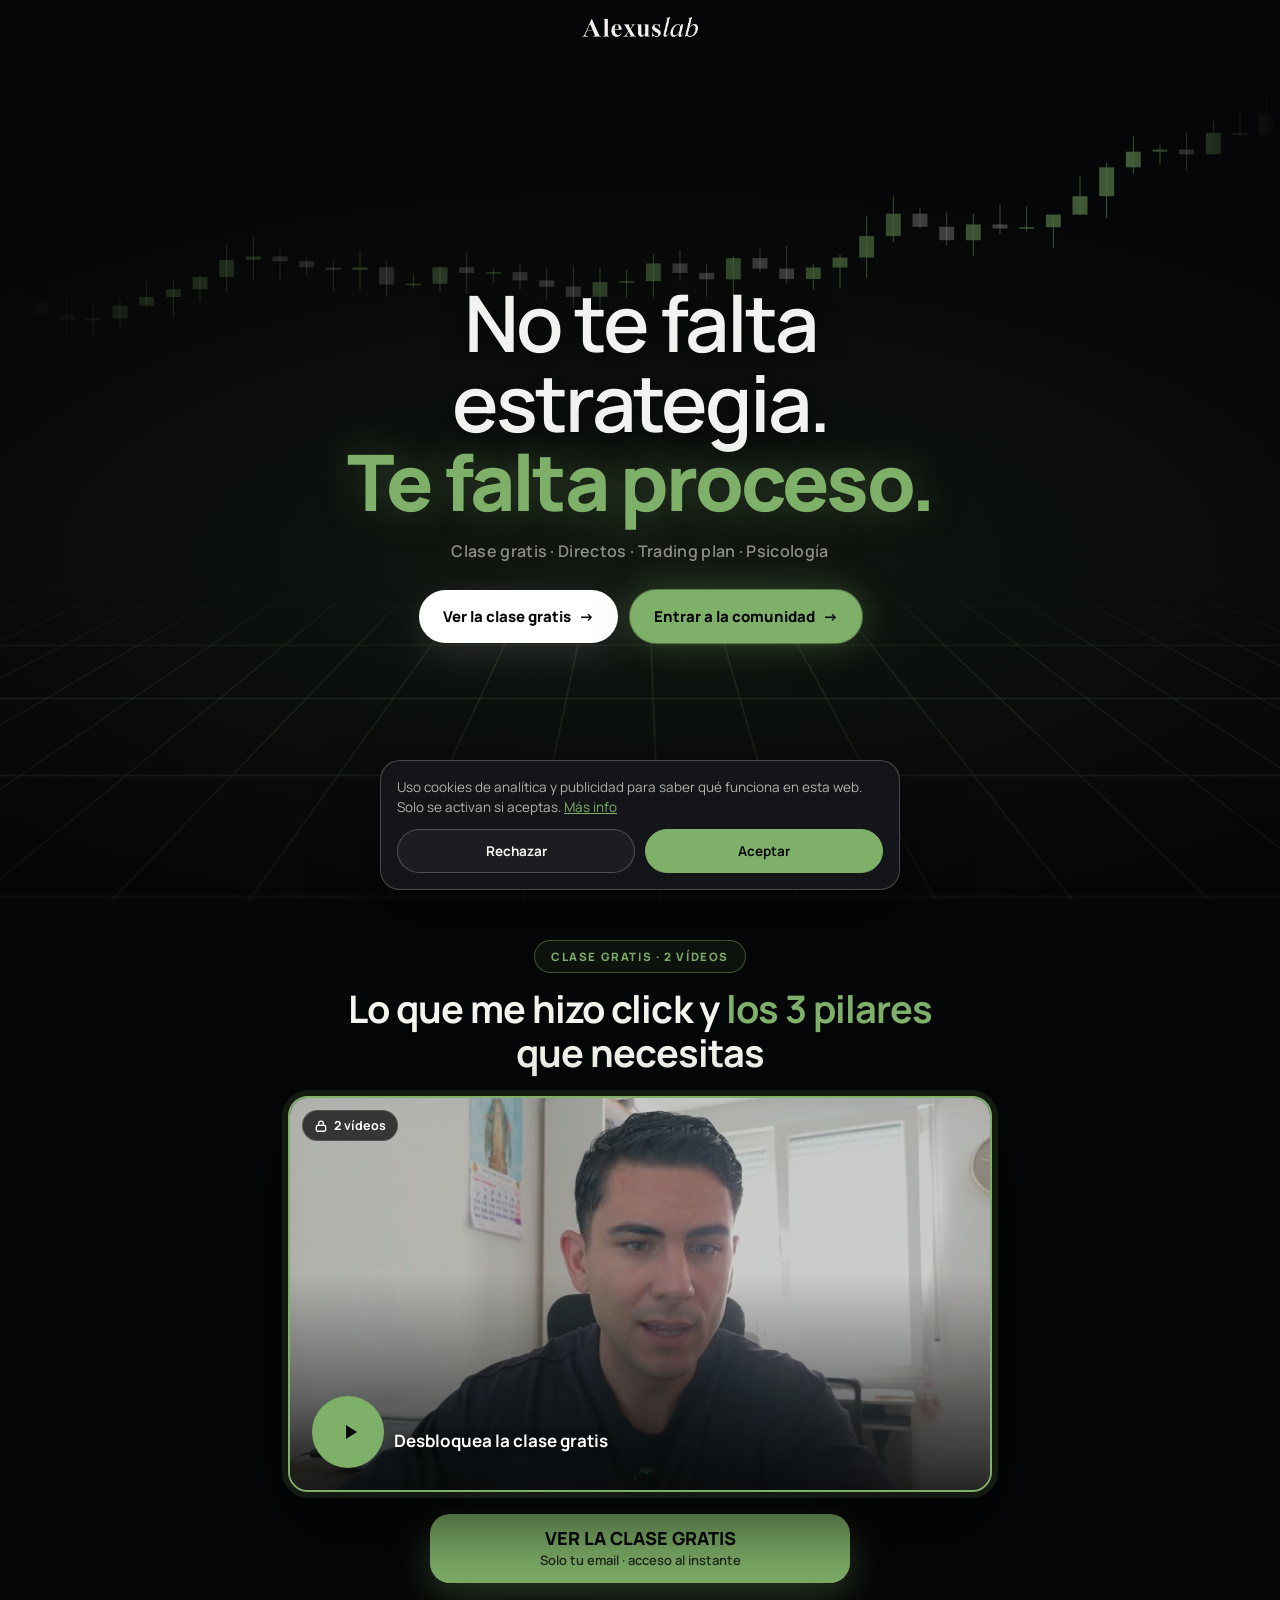
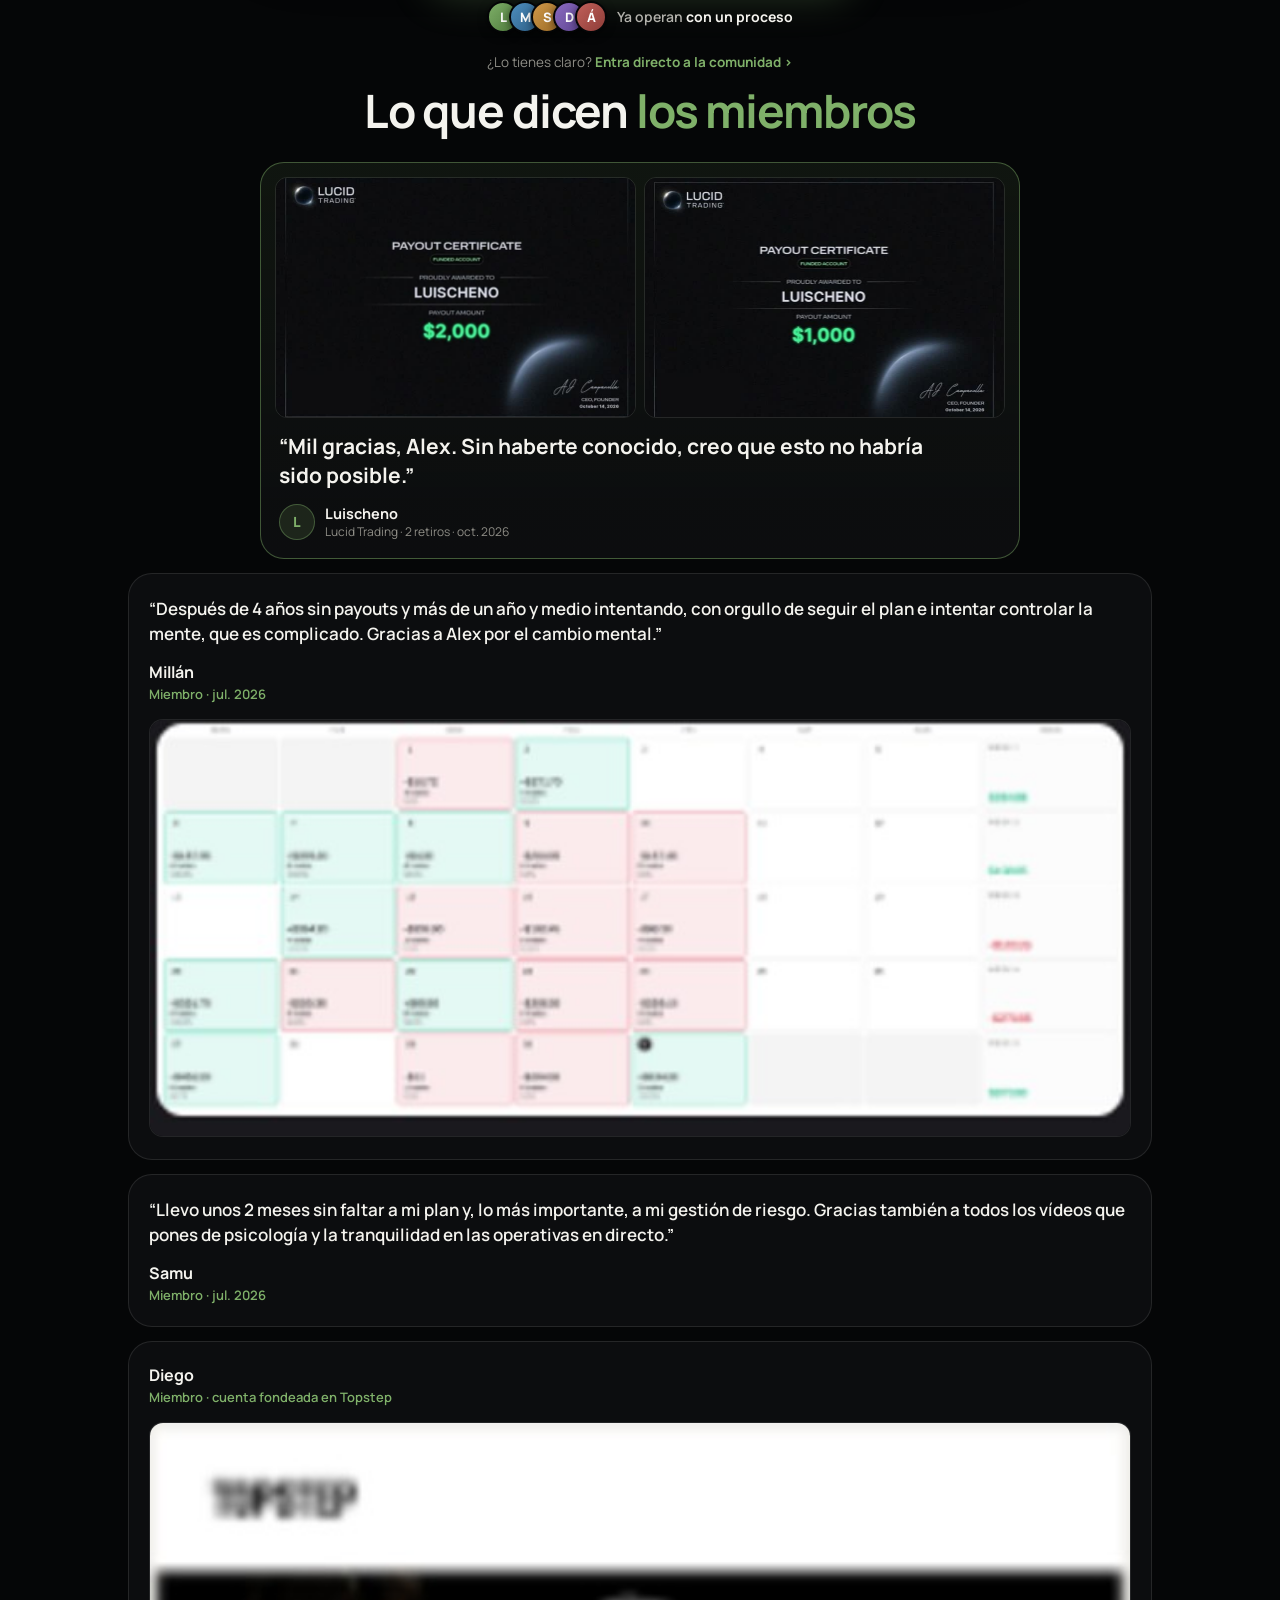
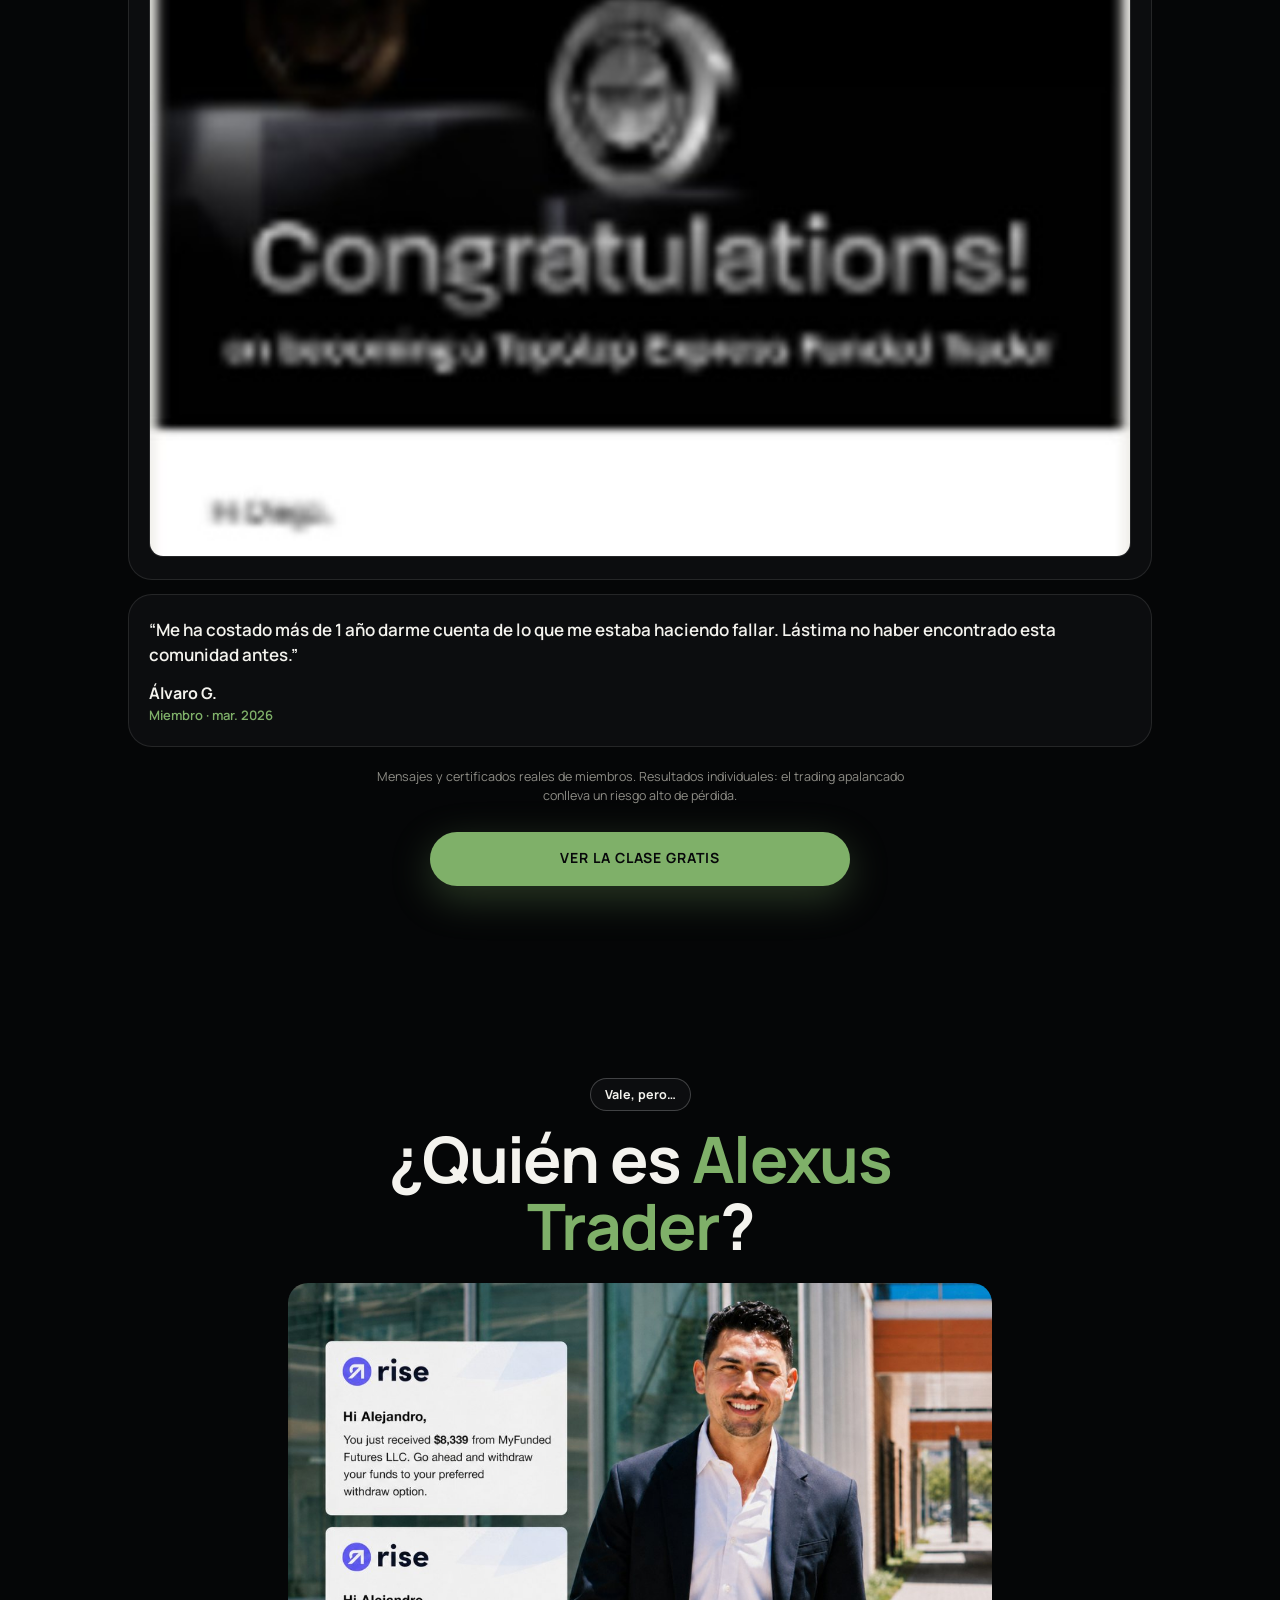
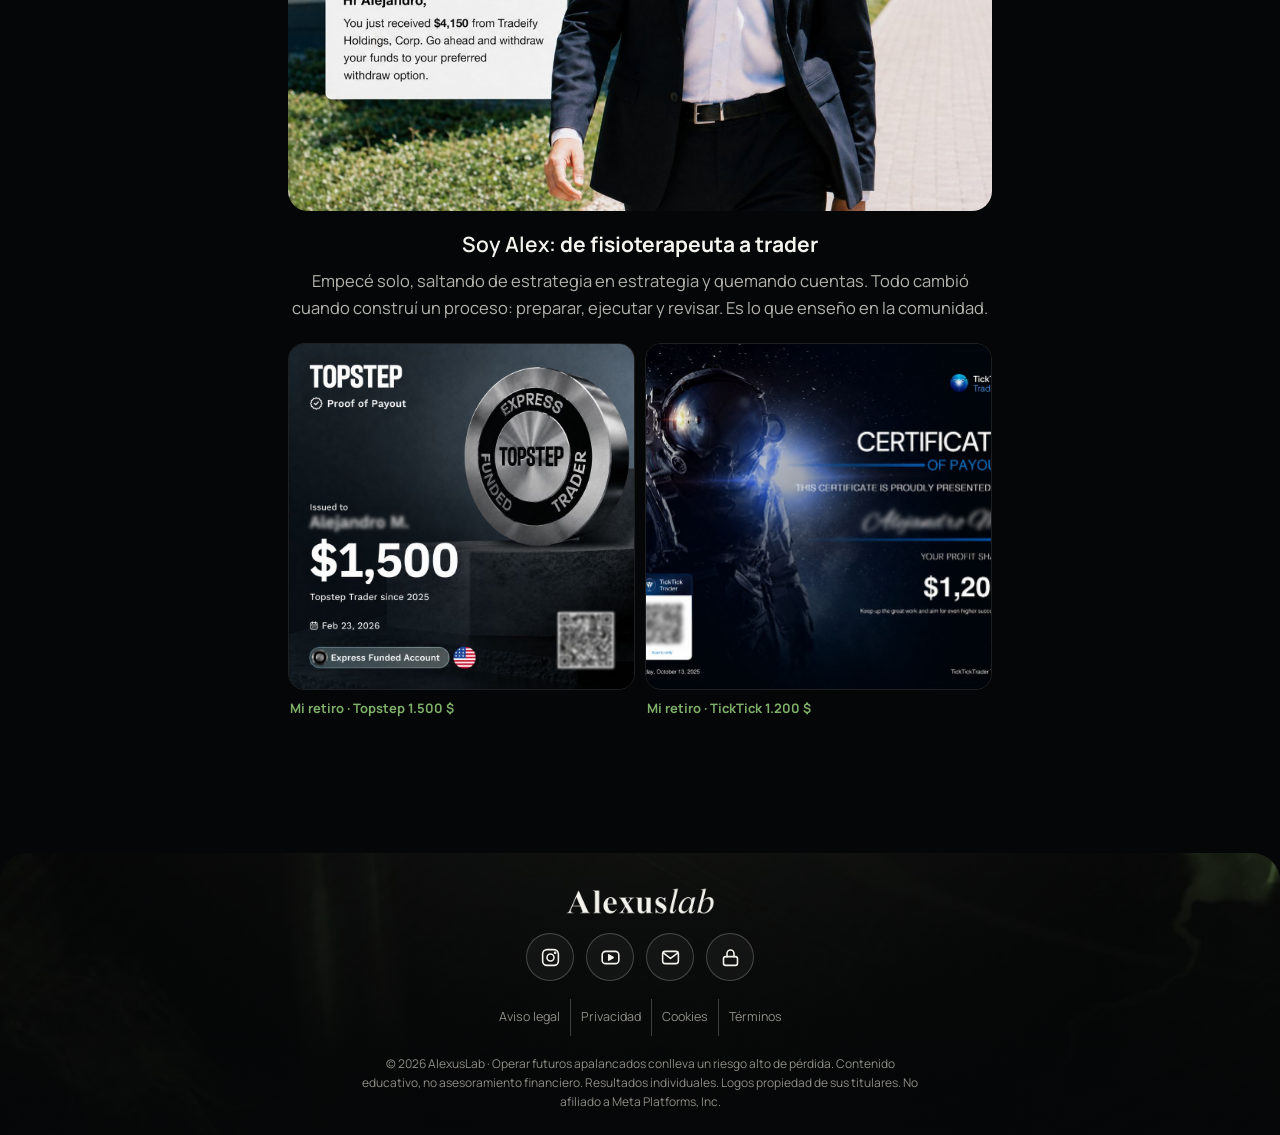
<file: index.html>
<!doctype html>
<html lang="es">
<head>
<meta charset="utf-8" />
<meta name="viewport" content="width=device-width, initial-scale=1, viewport-fit=cover" />
<title>Clase gratis: los 3 pilares para operar como trader — AlexusLab</title>
<meta name="description" content="Clase gratis: los 3 pilares que necesitas implementar si quieres ser trader y lo que me hizo click para ser rentable. Dos vídeos, sin tarjeta." />
<meta property="og:type" content="website" />
<meta property="og:site_name" content="AlexusLab" />
<meta property="og:title" content="Clase gratis — AlexusLab" />
<meta property="og:description" content="Dos vídeos gratis: lo que me hizo click y los 3 pilares que necesitas si quieres ser trader." />
<meta property="og:image" content="https://www.alexus-lab.com/assets/og.jpg?v=2" />
<meta property="og:url" content="https://www.alexus-lab.com/" />
<meta name="twitter:card" content="summary_large_image" />
<link rel="icon" href="[data-uri]" type="image/png" />
<link rel="alternate icon" href="favicon.ico" sizes="any" />
<link rel="apple-touch-icon" href="assets/apple-touch-icon.png" />
<meta name="theme-color" content="#050607" />
<link rel="preconnect" href="https://fonts.googleapis.com" />
<link rel="preconnect" href="https://fonts.gstatic.com" crossorigin />
<link rel="stylesheet" href="https://fonts.googleapis.com/css2?family=Manrope:wght@400;500;600;700;800&display=swap" />
<link rel="stylesheet" href="funnel.css" />
<script>window.dataLayer=window.dataLayer||[];function gtag(){dataLayer.push(arguments)}
(function(){var c=null;try{c=localStorage.getItem('al_consent')}catch(e){}var g=c==='yes'?'granted':'denied';
gtag('consent','default',{analytics_storage:g,ad_storage:g,ad_user_data:g,ad_personalization:g});})();
gtag('js',new Date());gtag('config','G-5V6SQC3VV2');</script>
<script async src="https://www.googletagmanager.com/gtag/js?id=G-5V6SQC3VV2"></script>
<style>
.quiz__box{position:relative;background:rgba(20,21,24,.9);border:1px solid var(--f-line);border-radius:20px;padding:clamp(30px,4vw,46px) clamp(22px,3.4vw,44px) clamp(24px,3vw,34px);min-height:440px;display:flex;flex-direction:column;box-shadow:0 30px 90px rgba(0,0,0,.55);overflow:hidden}
.quiz__bar{position:absolute;top:0;left:0;right:0;height:5px;background:rgba(255,255,255,.07)}
.quiz__bar i{display:block;height:100%;background:linear-gradient(90deg,var(--f-g),#B4E08C);box-shadow:0 0 18px rgba(127,176,105,.75);transition:width .4s cubic-bezier(.4,0,.2,1)}
.quiz__n{font-family:ui-monospace,SFMono-Regular,Menlo,monospace;font-size:13px;font-weight:700;letter-spacing:.2em;color:var(--f-g);margin-bottom:16px}
.quiz__n span{color:var(--f-ink-3)}
.quiz__q{font-size:clamp(24px,3.8vw,36px);font-weight:800;letter-spacing:-.025em;line-height:1.12;text-wrap:pretty}
.quiz__sub{margin-top:10px;font-size:15px;color:var(--f-ink-3)}
.quiz__opts{display:flex;flex-direction:column;gap:11px;margin-top:26px}
.quiz__opt{display:flex;align-items:center;gap:15px;width:100%;text-align:left;padding:18px 20px;border-radius:12px;background:rgba(28,30,34,.9);border:1px solid var(--f-line);color:var(--f-ink);font-family:var(--f-font);font-size:17px;font-weight:600;cursor:pointer;transition:border-color .18s,background .18s,box-shadow .18s,transform .12s}
.quiz__opt:hover{border-color:var(--f-g);background:rgba(127,176,105,.1);box-shadow:0 0 0 1px rgba(127,176,105,.35),0 0 28px rgba(127,176,105,.18);transform:translateX(4px)}
.quiz__opt i{flex:0 0 auto;width:30px;height:30px;border-radius:8px;display:grid;place-items:center;background:rgba(255,255,255,.06);border:1px solid var(--f-line);font-family:ui-monospace,SFMono-Regular,Menlo,monospace;font-style:normal;font-size:12px;font-weight:800;color:var(--f-ink-3)}
.quiz__opt:hover i{color:var(--f-g);border-color:rgba(127,176,105,.55)}
.quiz__field{margin-top:30px;display:flex;gap:14px;align-items:flex-end;flex-wrap:wrap}
.quiz__field input,.quiz__field select,.quiz__field textarea{flex:1 1 220px;min-width:0;background:transparent;border:0;border-bottom:1.5px solid rgba(127,176,105,.55);color:var(--f-ink);font-family:var(--f-font);font-size:clamp(18px,2.4vw,23px);padding:10px 2px;transition:border-color .18s}
.quiz__field textarea{flex:1 1 100%;border:1.5px solid var(--f-line);border-radius:12px;background:rgba(28,30,34,.8);padding:16px;font-size:17px;line-height:1.5;min-height:120px;resize:vertical}
.quiz__field select{flex:0 0 auto;width:auto;max-width:100%;font-size:17px;cursor:pointer}
.quiz__field select option{background:#141518;color:#fff}
.quiz__field input:focus,.quiz__field select:focus,.quiz__field textarea:focus{outline:0;border-color:var(--f-g)}
.quiz__field ::placeholder{color:var(--f-ink-3)}
.quiz__foot{margin-top:auto;padding-top:30px;display:flex;align-items:center;gap:18px;flex-wrap:wrap}
.quiz__back{background:0;border:0;color:var(--f-ink-3);font-family:ui-monospace,SFMono-Regular,Menlo,monospace;font-size:13.5px;cursor:pointer;padding:6px 2px}
.quiz__back:hover{color:var(--f-ink)}
.quiz__next{border:0;border-radius:12px;background:var(--f-g);color:#08090A;font-family:var(--f-font);font-size:16px;font-weight:800;letter-spacing:.06em;text-transform:uppercase;padding:17px 30px;cursor:pointer;box-shadow:0 0 0 1px rgba(127,176,105,.6),0 0 30px rgba(127,176,105,.35);transition:box-shadow .2s,transform .12s}
.quiz__next:hover{box-shadow:0 0 0 1px rgba(180,224,140,.85),0 0 54px rgba(127,176,105,.6);transform:translateY(-1px)}
.quiz__hint{font-family:ui-monospace,SFMono-Regular,Menlo,monospace;font-size:12px;color:var(--f-ink-3)}
.quiz__err{margin-top:12px;font-size:14px;color:#D98A8A}
.quiz__done{text-align:center;display:flex;flex-direction:column;justify-content:center;flex:1;gap:16px}
.quiz__check{width:66px;height:66px;border-radius:50%;background:rgba(127,176,105,.14);border:1px solid rgba(127,176,105,.5);display:grid;place-items:center;margin:0 auto}
.quiz__check svg{width:29px;height:29px;stroke:var(--f-g);fill:none;stroke-width:2.6;stroke-linecap:round;stroke-linejoin:round}
.quiz__box{min-height:400px}
.quiz__field--stack{flex-direction:column;align-items:stretch;gap:18px}
.quiz__field--stack input{flex:0 0 auto;width:100%}
.quiz__ok{display:flex;gap:12px;align-items:flex-start;margin-top:22px;font-size:14px;line-height:1.5;color:var(--f-ink-2);cursor:pointer}
.quiz__ok input{flex:0 0 auto;width:20px;height:20px;margin:1px 0 0;accent-color:var(--f-g)}
.quiz__ok a{text-decoration:underline}
@media(hover:none){.quiz__hint{display:none}}
body.done .sec:not(#resultado),body.done .hero,body.done .quiz,body.done .big-mq,body.done .sticky-cta,body.done [data-sticky-after]{display:none!important}
#resultado{display:none}
body.done #resultado{display:block}
.res{max-width:760px;margin:0 auto;text-align:center}
.res h2{font-size:clamp(28px,4.4vw,44px);margin-bottom:12px}
.res .lead{max-width:600px;margin:0 auto 26px}
.res__cal{height:760px;border-radius:14px;overflow:hidden;background:#fff}
.res__alt{margin-top:18px;font-size:14px;color:var(--f-ink-3)}
.res__alt button{background:0;border:0;padding:0;color:var(--f-g);font-family:var(--f-font);font-size:14px;text-decoration:underline;cursor:pointer}
.res__card{border:1px solid rgba(127,176,105,.5);border-radius:16px;padding:26px 22px;background:linear-gradient(180deg,rgba(127,176,105,.1),rgba(20,21,24,.9));text-align:left}
.res__card p{color:var(--f-ink-2);font-size:16px;line-height:1.55;margin-bottom:18px}
.res__card b{color:var(--f-ink)}
.res__price{font-size:clamp(34px,6vw,46px);font-weight:800;letter-spacing:-.03em;margin-bottom:4px}
.res__price span{font-size:15px;font-weight:600;color:var(--f-ink-3);letter-spacing:0}
.res__err{margin-top:16px;font-size:14px;color:#D98A8A}
.men .hero{min-height:58svh}
.men .hero h1{font-size:clamp(30px,6vw,52px)}
.quiz{position:relative;z-index:3;max-width:640px;margin:-6px auto 0;padding:0 var(--f-pad)}
.quiz__box{border-radius:var(--f-r);min-height:380px;padding:30px 20px 22px}
.quiz__opt{border-radius:14px}
.quiz__next{border-radius:999px;font-size:14px;padding:15px 26px}
.quiz__q{font-size:clamp(22px,5.4vw,32px)}
.quiz__ok input{accent-color:var(--f-g)}
.res__cal{height:760px}
.vids__logo{height:40px;width:auto;margin:0 auto 26px}
.res h2{font-size:clamp(28px,6vw,44px)}
</style>
<style>.res__price span{display:block;margin-top:6px}</style>
<style>
.res{text-align:left;max-width:720px}
.res>h2,.res>.lead{text-align:center}
.cls{margin-top:30px}
.cls__t{font-size:clamp(19px,4.6vw,26px);line-height:1.25;letter-spacing:-.02em;margin-bottom:14px}
.cls__t b{color:var(--f-g)}
.cls .vid img{filter:brightness(.6)}
.cls .vid__play{place-items:center;padding:0}
.next{margin-top:44px;padding:26px 20px;border:1px solid rgba(127,176,105,.5);border-radius:var(--f-r);background:linear-gradient(180deg,rgba(127,176,105,.1),var(--f-bg-2) 55%)}
.next h3{font-size:clamp(26px,6vw,36px);margin-bottom:10px}
.next>p{font-size:15.5px;line-height:1.55;color:var(--f-ink-2);margin-bottom:18px}
.next .res__card{border:1px solid var(--f-line);background:var(--f-bg)}
.res__more{margin-top:14px;text-align:center;font-size:14px;font-weight:700}
.doubts{margin-top:22px;text-align:center}
.doubts b{display:block;font-size:15px;margin-bottom:12px}
.doubts__b{display:grid;gap:10px}
@media(min-width:560px){.doubts__b{grid-template-columns:1fr 1fr}}
.doubts .btn{min-height:48px;font-size:12.5px}
</style>
<style>.men .hero{min-height:auto;padding-top:88px}.steps3 p{margin:0}</style>
<style>.men .hero__bg::after{background:linear-gradient(180deg,rgba(5,6,7,.62) 0%,rgba(5,6,7,.7) 50%,rgba(5,6,7,.9) 85%,#050607 100%)}@media(min-width:900px){.men .hero__bg::after{background:linear-gradient(180deg,transparent 60%,rgba(5,6,7,.5))}}</style>
<style>
.quiz__trust{max-width:640px;margin:12px auto 0;padding:0 var(--f-pad);text-align:center;font-size:13px;font-weight:600;color:var(--f-ink-3)}
.lessons{display:grid;gap:10px}
.lesson{display:flex;gap:14px;align-items:center;padding:18px;border:1px solid rgba(127,176,105,.4);border-radius:var(--f-r);background:linear-gradient(180deg,rgba(127,176,105,.1),var(--f-bg-2))}
.lesson__n{flex:0 0 auto;width:48px;height:48px;border-radius:14px;display:grid;place-items:center;background:var(--f-g);color:#07080A;font-weight:800}
.lesson small{display:block;font-size:11.5px;font-weight:700;letter-spacing:.14em;text-transform:uppercase;color:var(--f-g)}
.lesson b{display:block;margin-top:4px;font-size:16px;line-height:1.35}
.hero--plain{background:transparent!important;min-height:0!important;padding-bottom:6px}.hero--plain .hero__c{padding-bottom:18px}@media(min-width:900px){.hero--plain{padding-top:120px!important}.hero--plain h1{font-size:clamp(40px,4.4vw,56px)}}
</style>
<style>
.optin{min-height:0!important;padding:26px 20px 22px!important}
.optin .quiz__q{font-size:clamp(20px,5.2vw,26px)}
.optin .quiz__field{margin-top:18px}
.optin .quiz__ok{margin-top:18px;font-size:13.5px}
.optin__btn{width:100%;margin-top:20px;font-size:15px!important;padding:17px 22px!important}
.nq{margin-top:20px}
.nq b{display:block;font-size:16px;line-height:1.35;margin-bottom:10px}
.nq__o{display:grid;grid-template-columns:1fr 1fr;gap:8px}
.nq__o button{text-align:left;padding:13px 14px;border-radius:12px;background:rgba(28,30,34,.9);border:1px solid var(--f-line);color:var(--f-ink);font-family:var(--f-font);font-size:14.5px;font-weight:600;line-height:1.3;cursor:pointer;transition:border-color .15s,background .15s}
.nq__o button:hover{border-color:var(--f-g)}
.nq__o button.on{border-color:var(--f-g);background:rgba(127,176,105,.16);box-shadow:0 0 0 1px rgba(127,176,105,.4)}
</style>
<style>.direct{display:inline-flex;white-space:nowrap;max-width:100%;align-items:center;gap:6px;margin:0 auto 16px;padding:9px 16px;border:1px solid rgba(127,176,105,.45);border-radius:999px;background:rgba(127,176,105,.08);font-size:13px;color:var(--f-ink-2);text-decoration:none;transition:border-color .15s,background .15s}.direct b{color:var(--f-g);font-weight:700}.direct:hover{border-color:var(--f-g);background:rgba(127,176,105,.15)}</style>
<style>.direct-wrap{display:block;width:100%;max-width:420px;margin:0 auto 20px}.direct-wrap .btn{width:100%}.direct-wrap .btn b{letter-spacing:.05em;font-weight:800}.or{display:flex;align-items:center;gap:12px;margin-top:20px;font-size:12px;font-weight:700;letter-spacing:.16em;text-transform:uppercase;color:var(--f-ink-3)}.or::before,.or::after{content:"";flex:1;height:1px;background:var(--f-line)}</style>
<style>
.vp--lock{display:block;cursor:pointer}
.vp--lock .vp__cover{filter:brightness(.8)}
.vp__lk{position:absolute;top:12px;left:12px;z-index:3;display:inline-flex;align-items:center;gap:6px;padding:6px 11px;border-radius:999px;background:rgba(5,6,7,.72);border:1px solid rgba(255,255,255,.14);font-size:12.5px;font-weight:700;color:#fff}
.vp__lk svg{width:14px;height:14px;fill:none;stroke:currentColor;stroke-width:2.2}
.sheet{position:fixed;inset:0;z-index:400;display:none}
.sheet.on{display:block}
.sheet__bg{position:absolute;inset:0;background:rgba(0,0,0,.74);backdrop-filter:blur(5px)}
.sheet__box{position:absolute;left:0;right:0;bottom:0;max-width:520px;margin:0 auto;padding-bottom:calc(10px + env(safe-area-inset-bottom));animation:shUp .28s cubic-bezier(.2,.8,.2,1);background:#141518;border-radius:22px 22px 0 0}
.sheet .optin{border-radius:22px 22px 0 0;min-height:0!important;padding-top:34px!important}
.sheet .quiz__trust{background:rgba(20,21,24,.95);margin:0;padding:0 0 14px}
.sheet__x{position:absolute;top:8px;right:12px;z-index:2;width:40px;height:40px;background:0;border:0;color:var(--f-ink-3);font-size:30px;line-height:1;cursor:pointer}
@media(min-width:720px){.sheet__box{bottom:auto;top:50%;transform:translateY(-50%);animation:none}.sheet .optin{border-radius:22px}.sheet .quiz__trust{background:none;padding-top:12px}.sheet__box{background:none}}
@keyframes shUp{from{transform:translateY(40px);opacity:0}to{transform:none;opacity:1}}
body.sheet-on{overflow:hidden}
body.done .sheet,body.done .vsl{display:none!important}
</style>
<style>
.intro{position:relative;min-height:100svh;display:flex;align-items:center;justify-content:center;overflow:hidden;background:radial-gradient(120% 70% at 50% 62%,rgba(127,176,105,.10),transparent 60%),#050607}
.intro__cv{position:absolute;left:0;right:0;top:9%;width:100%;height:30%;opacity:.55;-webkit-mask-image:linear-gradient(90deg,transparent,#000 12%,#000 88%,transparent);mask-image:linear-gradient(90deg,transparent,#000 12%,#000 88%,transparent)}
.intro__grid{position:absolute;left:-50%;right:-50%;bottom:-6%;height:42%;background-image:linear-gradient(rgba(127,176,105,.16) 1px,transparent 1px),linear-gradient(90deg,rgba(127,176,105,.16) 1px,transparent 1px);background-size:56px 56px;transform:perspective(420px) rotateX(62deg);transform-origin:50% 0;-webkit-mask-image:linear-gradient(180deg,transparent,#000 35%,transparent 95%);mask-image:linear-gradient(180deg,transparent,#000 35%,transparent 95%);opacity:0;animation:inFade 1.2s .4s forwards}
.intro__c{position:relative;z-index:2;text-align:center;padding:96px 18px 70px;max-width:760px}
.intro__h{font-size:clamp(36px,10.4vw,78px);text-shadow:0 2px 24px rgba(5,6,7,.9);font-weight:800;letter-spacing:-.035em;line-height:1.02}
.intro__h span{display:block;opacity:0;transform:translateY(18px);animation:inUp .8s cubic-bezier(.2,.8,.2,1) forwards}
.intro__l1{color:#F2F3F0;font-weight:600;animation-delay:1.1s!important}
.intro__l2{color:var(--f-g);animation-delay:1.45s!important;text-shadow:0 0 40px rgba(127,176,105,.35)}
.intro__s{margin-top:18px;font-size:clamp(13px,3.6vw,16px);font-weight:600;letter-spacing:.02em;color:var(--f-ink-3);opacity:0;animation:inFade .8s 1.9s forwards}
.intro__b{margin-top:28px;display:flex;flex-wrap:wrap;gap:12px;justify-content:center;opacity:0;animation:inUp .8s 2.15s cubic-bezier(.2,.8,.2,1) forwards;transform:translateY(14px)}
.intro__btn{display:inline-flex;align-items:center;gap:8px;padding:16px 24px;border-radius:999px;font-size:15px;font-weight:800;text-decoration:none;transition:transform .15s,box-shadow .2s}
.intro__btn span{transition:transform .15s}.intro__btn:hover span{transform:translateX(3px)}
.intro__btn--w{background:#fff;color:#07080A;box-shadow:0 10px 40px rgba(255,255,255,.12)}
.intro__btn--g{background:var(--f-g);color:#07080A;box-shadow:0 0 0 1px rgba(127,176,105,.6),0 0 36px rgba(127,176,105,.35)}
.intro__btn:hover{transform:translateY(-1px)}
@media(max-width:419px){.intro__btn{flex:1 1 100%;justify-content:center}}
.intro__down{position:absolute;bottom:18px;left:50%;transform:translateX(-50%);z-index:2;color:var(--f-ink-3);opacity:0;animation:inFade .8s 2.6s forwards}
.intro__down svg{width:26px;height:26px;fill:none;stroke:currentColor;stroke-width:2;animation:bob 2s 3s infinite}
.vsl__h{font-size:clamp(24px,6.4vw,38px);font-weight:700;letter-spacing:-.025em;line-height:1.15;margin:14px auto 18px;max-width:640px;text-align:center}
#clase{padding-top:40px}
@keyframes inUp{to{opacity:1;transform:none}}
@keyframes inFade{to{opacity:1}}
@keyframes bob{50%{transform:translateY(5px)}}
@media(prefers-reduced-motion:reduce){.intro *{animation:none!important;opacity:1!important;transform:none!important}.intro__grid{transform:perspective(420px) rotateX(62deg)!important}}
body.done .intro{display:none!important}
</style>
</head>
<body class="men vslp">


<header class="top">
  <div class="top__in">
    <span class="top__sp"></span>
    <a href="index.html" aria-label="Inicio"><img class="top__logo" src="[data-uri]" alt="AlexusLab" width="117" height="22" style="height:22px" /></a>
    <span class="top__sp"></span>
  </div>
</header>

<section class="intro" aria-label="AlexusLab">
  <canvas class="intro__cv" aria-hidden="true"></canvas>
  <div class="intro__grid" aria-hidden="true"></div>
  <div class="intro__c">
    <h1 class="intro__h"><span class="intro__l1">No te falta estrategia.</span><span class="intro__l2">Te falta proceso.</span></h1>
    <p class="intro__s">Clase gratis · Directos · Trading plan · Psicología</p>
    <div class="intro__b">
      <a class="intro__btn intro__btn--w" href="#aplicar">Ver la clase gratis <span>→</span></a>
      <a class="intro__btn intro__btn--g" href="Comunidad.html">Entrar a la comunidad <span>→</span></a>
    </div>
  </div>
  <a class="intro__down" href="#clase" aria-label="Bajar"><svg viewBox="0 0 24 24"><path d="m6 9 6 6 6-6"/></svg></a>
</section>
<section class="vsl" id="clase">
  <div class="wrap vsl__in">
    <span class="pill-k pill-k--g">Clase gratis · 2 vídeos</span>
    <h2 class="vsl__h">Lo que me hizo click y <span class="g">los 3 pilares</span> que necesitas</h2>
    <a class="vp vp--lock" href="#aplicar" aria-label="Desbloquear la clase gratis">
      <img class="vp__cover" src="[data-uri]" alt="Alex en la clase gratis" width="1280" height="720" fetchpriority="high" />
      <span class="vp__lk"><svg viewBox="0 0 24 24"><rect x="4" y="11" width="16" height="10" rx="2.5"/><path d="M8 11V7.5a4 4 0 0 1 8 0V11"/></svg>2 vídeos</span>
      <span class="vp__btn"><span class="vp__play"><svg viewBox="0 0 24 24"><path d="M8 5v14l11-7z"/></svg></span><span class="vp__msg">Desbloquea la clase gratis</span></span>
    </a>
    <a class="btn btn--primary btn--2l vsl__cta" href="#aplicar"><b>VER LA CLASE GRATIS</b><span>Solo tu email · acceso al instante</span></a>
    <a class="proof" href="#miembros"><span class="proof__av"><i>L</i><i>M</i><i>S</i><i>D</i><i>Á</i></span><span>Ya operan <b>con un proceso</b></span></a>
    <a class="vsl__alt" href="Comunidad.html">¿Lo tienes claro? <b>Entra directo a la comunidad ›</b></a>
  </div>
</section>
<div class="sheet" id="aplicar" aria-hidden="true">
  <div class="sheet__bg" data-close></div>
  <div class="sheet__box">
    <button class="sheet__x" type="button" data-close aria-label="Cerrar">×</button>
    <form class="quiz__box optin" id="optin" novalidate>
    <div class="quiz__q">Te mando la clase gratis</div><div class="quiz__sub">2 vídeos · los ves al instante en esta página</div>
    <div class="quiz__field quiz__field--stack">
      <input id="qname" type="text" autocomplete="given-name" aria-label="Nombre" placeholder="Tu nombre" />
      <input id="qmail" type="email" autocomplete="email" inputmode="email" aria-label="Email" placeholder="tunombre@email.com" />
    </div>
    <label class="quiz__ok"><input type="checkbox" id="qok" /><span>Acepto la <a href="privacidad.html" target="_blank">política de privacidad</a> y recibir emails de AlexusLab. Te das de baja cuando quieras.</span></label>
    <button class="quiz__next optin__btn" type="submit" id="qnext">Ver la clase gratis →</button>
    <div class="quiz__err hidden" id="qerr"></div>
  </form>
    <p class="quiz__trust">Gratis · sin tarjeta · te das de baja cuando quieras</p>
  </div>
</div>

<span data-sticky-after></span>
<section class="sec" id="miembros" style="padding-top:0">
  <div class="wrap">
    <div class="sec-head center rv"><h2 class="h-l">Lo que dicen <span class="g">los miembros</span></h2></div>
    <figure class="tq tq--img star rv">
      <div class="star__imgs">
        <img src="[data-uri]" alt="Certificado de retiro de Lucid Trading de 2.000 $ a nombre de Luischeno" width="900" height="614" loading="lazy" />
        <img src="[data-uri]" alt="Certificado de retiro de Lucid Trading de 1.000 $ a nombre de Luischeno" width="900" height="602" loading="lazy" />
      </div>
      <blockquote>“Mil gracias, Alex. Sin haberte conocido, creo que esto no habría sido posible.”</blockquote>
      <figcaption><span class="tq__a">L</span><b>Luischeno</b><small>Lucid Trading · 2 retiros · oct. 2026</small></figcaption>
    </figure>
    <div class="rcs" style="margin-top:14px">
      <figure class="rc rv">
        <blockquote>“Después de 4 años sin payouts y más de un año y medio intentando, con orgullo de seguir el plan e intentar controlar la mente, que es complicado. Gracias a Alex por el cambio mental.”</blockquote>
        <figcaption><b>Millán</b><small>Miembro · jul. 2026</small></figcaption>
        <div class="rc__img"><img src="[data-uri]" alt="Calendario de operaciones de Millán" width="584" height="248" loading="lazy" /></div>
      </figure>
      <figure class="rc rv">
        <blockquote>“Llevo unos 2 meses sin faltar a mi plan y, lo más importante, a mi gestión de riesgo. Gracias también a todos los vídeos que pones de psicología y la tranquilidad en las operativas en directo.”</blockquote>
        <figcaption><b>Samu</b><small>Miembro · jul. 2026</small></figcaption>
      </figure>
      <figure class="rc rv">
        <figcaption><b>Diego</b><small>Miembro · cuenta fondeada en Topstep</small></figcaption>
        <div class="rc__img"><img src="[data-uri]" alt="Email de Topstep: Express Funded Trader" width="492" height="368" loading="lazy" /></div>
      </figure>
      <figure class="rc rv">
        <blockquote>“Me ha costado más de 1 año darme cuenta de lo que me estaba haciendo fallar. Lástima no haber encontrado esta comunidad antes.”</blockquote>
        <figcaption><b>Álvaro G.</b><small>Miembro · mar. 2026</small></figcaption>
      </figure>
    </div>
    <p class="risk-note">Mensajes y certificados reales de miembros. Resultados individuales: el trading apalancado conlleva un riesgo alto de pérdida.</p>
    <div style="max-width:420px;margin:26px auto 0"><a class="btn btn--primary" href="#aplicar">VER LA CLASE GRATIS</a></div>
  </div>
</section>
<section class="sec who" >
  <div class="wrap wrap--narrow">
    <div class="center rv"><span class="pill-k">Vale, pero…</span></div>
    <h2 class="who__h rv">¿Quién es <span class="g">Alexus Trader</span>?</h2>
    <div class="who__img rv"><img src="assets/alex-historia-3.jpg" alt="Alex Moreno, fundador de AlexusLab" width="1200" height="900" loading="lazy" /></div>
    <p class="who__t rv">Soy Alex: <b>de fisioterapeuta a trader</b></p>
    <p class="who__p rv">Empecé solo, saltando de estrategia en estrategia y quemando cuentas. Todo cambió cuando construí un proceso: preparar, ejecutar y revisar. Es lo que enseño en la comunidad.</p>
    <div class="mine rv">
      <figure><img src="assets/proof-12.jpg" alt="Mi certificado de retiro de Topstep" width="900" height="900" loading="lazy" /><figcaption>Mi retiro · Topstep 1.500 $</figcaption></figure>
      <figure><img src="assets/proof-9.jpg" alt="Mi certificado de retiro de TickTick Trader" width="900" height="691" loading="lazy" /><figcaption>Mi retiro · TickTick 1.200 $</figcaption></figure>
    </div>
  </div>
</section>
<section class="sec" id="resultado" style="padding-top:112px">
  <div class="wrap">
    <div class="res">
      <h2 id="res-t"></h2>
      <p class="lead">Míralos en orden.</p>
      <div id="res-videos"></div>

      <!-- Paso intermedio: 2 preguntas (después de dar el email) para decidir llamada o comunidad -->
      <div id="next-q" class="next hidden">
        <div class="kicker">Tu siguiente paso</div>
        <h3>2 preguntas y te digo por dónde seguir</h3>
        <p>Así te recomiendo lo que de verdad te encaja. Son 10 segundos.</p>
        <div class="nq" data-k="x"><b>¿Cuánto tiempo llevas operando?</b><div class="nq__o"></div></div>
        <div class="nq" data-k="b"><b>Si ves que funciona, ¿cuánto invertirías en tu formación?</b><div class="nq__o"></div></div>
        <p class="res__alt"><button type="button" id="nq-skip">Prefiero ver directamente la comunidad</button></p>
      </div>
      <!-- Siguiente paso A: presupuesto de 1.000 € o más → llamada -->
      <div id="next-call" class="next hidden">
        <div class="kicker">Siguiente paso</div>
        <h3>Reserva tu llamada conmigo</h3>
        <p id="next-call-p">Me has dicho que vas en serio con tu formación. Reserva una llamada conmigo: vemos en qué punto estás y cómo te puedo ayudar.</p>
        <div class="res__cal" id="res-cal-el"></div>
        <p class="res__alt"><a id="res-cal-link" href="#" target="_blank" rel="noopener">¿No carga el calendario? Ábrelo aquí</a></p>
      </div>

      <!-- Siguiente paso B: menos de 1.000 € → comunidad directa + dudas por email o DM -->
      <div id="next-com" class="next hidden">
        <div class="kicker">Siguiente paso</div>
        <h3>Entra en la comunidad</h3>
        <p>Aplica lo que has visto con directos conmigo, mi trading plan y una sesión semanal de psicología.</p>
        <div class="res__card">
          <div class="res__price">35 €/mes <span>con el plan de 6 meses (210 €) · o 49,99 €/mes sin permanencia</span></div>
          <div class="btn-stack" style="margin-top:18px">
            <a class="btn btn--primary" href="https://whop.com/checkout/plan_1awGPEaPXlNfs">Entrar 6 meses · 210 €</a>
            <a class="btn btn--ghost" href="https://whop.com/checkout/plan_TDJCSpUMg5ddK">Empezar mensual · 49,99 €</a>
          </div>
          <p class="res__more"><a href="Comunidad.html">Ver todo lo que incluye ›</a></p>
        </div>
        <div class="doubts">
          <b>¿Tienes dudas antes de entrar?</b>
          <div class="doubts__b">
            <a class="btn btn--outline" href="https://ig.me/m/alexus.trader" target="_blank" rel="noopener">Escríbeme por Instagram</a>
            <a class="btn btn--outline" href="mailto:alexmorenoantunez97@gmail.com?subject=Duda%20sobre%20la%20comunidad">Escríbeme un email</a>
          </div>
        </div>
      </div>
    </div>
  </div>
</section>

<footer class="foot">
  <div class="wrap foot__in">
    <a href="index.html" aria-label="Inicio"><img class="foot__logo" src="[data-uri]" alt="AlexusLab" width="149" height="28" style="height:28px" loading="lazy" /></a>
    <nav class="foot__soc" aria-label="Redes y accesos">
      <a href="https://www.instagram.com/alexus.trader/" target="_blank" rel="noopener" aria-label="Instagram" title="Instagram"><svg viewBox="0 0 24 24"><rect x="3" y="3" width="18" height="18" rx="5"/><circle cx="12" cy="12" r="4"/><circle cx="17.3" cy="6.7" r=".6" fill="currentColor"/></svg></a>
      <a href="https://youtube.com/@alexus.trader" target="_blank" rel="noopener" aria-label="YouTube" title="YouTube"><svg viewBox="0 0 24 24"><rect x="2.5" y="5" width="19" height="14" rx="4"/><path d="m10 9 5 3-5 3z" fill="currentColor"/></svg></a>
      <a href="mailto:alexmorenoantunez97@gmail.com" aria-label="Email" title="Email"><svg viewBox="0 0 24 24"><rect x="3" y="5" width="18" height="14" rx="3"/><path d="m4 7 8 6 8-6"/></svg></a>
      <a href="https://app.alexus-lab.com/" target="_blank" rel="noopener" aria-label="Acceso a la plataforma" title="Acceso a la plataforma"><svg viewBox="0 0 24 24"><rect x="4" y="11" width="16" height="10" rx="2.5"/><path d="M8 11V7.5a4 4 0 0 1 8 0V11"/></svg></a>
    </nav>
    <nav class="foot__legal-links" aria-label="Legal"><a href="aviso-legal.html">Aviso legal</a><a href="privacidad.html">Privacidad</a><a href="cookies.html">Cookies</a><a href="terminos.html">Términos</a></nav>
    <p class="foot__legal">© 2026 AlexusLab · Operar futuros apalancados conlleva un riesgo alto de pérdida. Contenido educativo, no asesoramiento financiero. Resultados individuales. Logos propiedad de sus titulares. No afiliado a Meta Platforms, Inc.</p>
  </div>
</footer>

<div class="sticky-cta" data-hide-on="#aplicar"><a class="btn btn--primary" href="#aplicar">Ver la clase gratis</a></div>

<script src="funnel.js"></script>
<script>
(function(){
  var cv=document.querySelector('.intro__cv');if(!cv)return;var cx=cv.getContext('2d');
  var red=matchMedia('(prefers-reduced-motion: reduce)').matches;
  var N=48,data=[],p=100,seed=7;function rnd(){seed=(seed*16807)%2147483647;return seed/2147483647;}
  for(var i=0;i<N;i++){var o=p,drift=(i>N*.55?0.9:-.15)+(i>N*.8?1.2:0);var c=o+(rnd()-.47)*7+drift;var h=Math.max(o,c)+rnd()*4,l=Math.min(o,c)-rnd()*4;data.push([o,h,l,c]);p=c;}
  var mn=Infinity,mx=-Infinity;data.forEach(function(d){mn=Math.min(mn,d[2]);mx=Math.max(mx,d[1]);});
  function size(){var r=cv.getBoundingClientRect(),dpr=Math.min(2,window.devicePixelRatio||1);cv.width=r.width*dpr;cv.height=r.height*dpr;cx.setTransform(dpr,0,0,dpr,0,0);return r;}
  var R=size(),t0=null,DUR=1500;
  function draw(k){
    var W=R.width,H=R.height,cw=W/N,y=function(v){return H-((v-mn)/(mx-mn))*(H*.9)-H*.05;};
    cx.clearRect(0,0,W,H);var n=Math.floor(k*N);
    for(var i=0;i<n;i++){var d=d=data[i],up=d[3]>=d[0],x=i*cw+cw/2,a=.25+.75*(i/N);
      cx.strokeStyle=up?'rgba(127,176,105,'+a+')':'rgba(235,238,232,'+(a*.55)+')';cx.fillStyle=cx.strokeStyle;cx.lineWidth=1;
      cx.beginPath();cx.moveTo(x,y(d[1]));cx.lineTo(x,y(d[2]));cx.stroke();
      var top=y(Math.max(d[0],d[3])),bh=Math.max(1.5,Math.abs(y(d[0])-y(d[3])));cx.fillRect(x-cw*.28,top,cw*.56,bh);}
  }
  function loop(ts){if(!t0)t0=ts;var k=Math.min(1,(ts-t0)/DUR);draw(1-Math.pow(1-k,2));if(k<1)requestAnimationFrame(loop);}
  if(red)draw(1);else setTimeout(function(){requestAnimationFrame(loop);},150);
  addEventListener('resize',function(){R=size();draw(1);});
})();
</script>
<script>
(function(){
  var sh=document.getElementById('aplicar');
  function open(e){if(e)e.preventDefault();sh.classList.add('on');sh.setAttribute('aria-hidden','false');document.body.classList.add('sheet-on');alTrack('optin_open');setTimeout(function(){var n=document.getElementById('qname');if(n)n.focus();},250);}
  function close(){sh.classList.remove('on');sh.setAttribute('aria-hidden','true');document.body.classList.remove('sheet-on');}
  document.querySelectorAll('a[href="#aplicar"]').forEach(function(a){a.addEventListener('click',open);});
  sh.querySelectorAll('[data-close]').forEach(function(b){b.addEventListener('click',close);});
  document.addEventListener('keydown',function(e){if(e.key==='Escape')close();});
  window.alSheetClose=close;
})();
</script>
<script>
// === CONFIGURACIÓN ===
var KIT_FORM = "https://app.kit.com/forms/10212997/subscriptions"; // Kit: aquí entran todos los leads (formulario "Clase gratis (web)")
var FORM_ENDPOINT = "https://formspree.io/f/xoeabpzd";   // Formspree: solo te avisa de los que responden las preguntas (y de reserva si Kit falla)
var CALENDLY_URL  = "https://calendly.com/alexmoreno/15min";
var CALL_BUDGET   = [3];                                   // índices de presupuesto que dan acceso a la llamada (3 = "1.000 € o más")
var CALL_EXPERIENCE = [0];                                 // índices de experiencia que también dan acceso a la llamada (0 = "Todavía no he empezado")
// Vídeos de la clase (el ID es lo que va después de youtu.be/)
var CLASE = [
  {id:"KcEoAtbTd-g", t:"<b>Vídeo 1:</b> Esto es lo que me hizo click para ser rentable", img:"[data-uri]"},
  {id:"eBPSu7qbG-0", t:"<b>Vídeo 2 · Clase:</b> Los 3 pilares que necesitas implementar si quieres ser trader", img:"[data-uri]"}
];

var EXP = ["Todavía no he empezado","Menos de 1 año","Entre 1 y 3 años","Más de 3 años"];
var BUD = ["Menos de 300 €","Entre 300 y 700 €","Entre 700 y 1.000 €","1.000 € o más"];
(function(){
  function post(payload){
    return fetch(FORM_ENDPOINT,{method:'POST',headers:{'Content-Type':'application/json',Accept:'application/json'},body:JSON.stringify(payload)})
      .then(function(r){if(!r.ok)throw new Error('HTTP '+r.status);return r;});
  }
  function kit(name,email){
    var fd=new FormData();fd.append('email_address',email);fd.append('fields[first_name]',name);
    return fetch(KIT_FORM,{method:'POST',body:fd,headers:{Accept:'application/json'}})
      .then(function(r){return r.json();}).then(function(j){if(!j||j.status!=='success')throw new Error('kit');return j;});
  }
  function save(l){try{localStorage.setItem('al_lead',JSON.stringify(l));}catch(e){}}
  // De dónde viene el lead (utm_source / utm_campaign o web de origen) → así sabes qué canal te trae leads
  function origen(){
    var q=new URLSearchParams(location.search),u=['utm_source','utm_medium','utm_campaign'].map(function(k){return q.get(k);}).filter(Boolean).join(' / ');
    if(u){try{sessionStorage.setItem('al_src',u);}catch(e){}return u;}
    try{var s=sessionStorage.getItem('al_src');if(s)return s;}catch(e){}
    var r=document.referrer;if(r&&r.indexOf(location.host)<0){try{return new URL(r).hostname;}catch(e){}}
    return 'directo';
  }
  origen();

  var f=document.getElementById('optin'),nm=document.getElementById('qname'),ml=document.getElementById('qmail'),
      ok=document.getElementById('qok'),btn=document.getElementById('qnext'),err=document.getElementById('qerr'),started=false;
  [nm,ml].forEach(function(el){el.addEventListener('focus',function(){if(!started){started=true;alTrack('form_start');}});});
  f.addEventListener('submit',function(e){
    e.preventDefault();
    var n=nm.value.trim(),m=ml.value.trim();
    var msg=n.length<2?'Escribe tu nombre.':(!/^[^@\s]+@[^@\s]+\.[^@\s]+$/.test(m)?'Ese email no parece correcto.':(!ok.checked?'Marca la casilla para continuar.':''));
    if(msg){err.textContent=msg;err.classList.remove('hidden');return;}
    err.classList.add('hidden');btn.disabled=true;btn.textContent='Abriendo la clase…';
    var payload={Nombre:n,Email:m,Origen:origen(),_subject:'Lead clase gratis (Kit no respondió) — '+n};
    kit(n,m).catch(function(){return kit(n,m);}).catch(function(){return post(payload);})
      .then(function(){
        alTrack('generate_lead',{method:'clase_gratis',source:payload.Origen});
        var lead={n:n,e:m,b:-1,x:-1,o:payload.Origen};save(lead);showResult(lead);
      })
      .catch(function(){
        alTrack('lead_error');
        btn.disabled=false;btn.textContent='Reintentar →';
        err.textContent='No se ha podido enviar. Revisa tu conexión y vuelve a intentarlo, o escríbeme por Instagram a @alexus.trader.';
        err.classList.remove('hidden');
      });
  });

  // ---------- resultado: clase + siguiente paso según presupuesto ----------
  function showCal(lead){
    var url=CALENDLY_URL+'?hide_gdpr_banner=1&primary_color=7fb069&name='+encodeURIComponent(lead.n)+'&email='+encodeURIComponent(lead.e);
    document.getElementById('res-cal-link').href=CALENDLY_URL+'?name='+encodeURIComponent(lead.n)+'&email='+encodeURIComponent(lead.e);
    var init=function(){Calendly.initInlineWidget({url:url,parentElement:document.getElementById('res-cal-el')});};
    if(window.Calendly) init(); else {var s=document.createElement('script');s.src='https://assets.calendly.com/assets/external/widget.js';s.onload=init;document.head.appendChild(s);}
  }
  function showResult(lead){
    if(window.alSheetClose)alSheetClose();
    document.body.classList.add('done');
    window.scrollTo(0,0);
    var t=document.getElementById('res-t');t.innerHTML='';
    t.append(lead.n?'Tu clase está desbloqueada, '+lead.n+'. ':'Tu clase está desbloqueada. ');
    var g=document.createElement('span');g.className='g';g.textContent='Dale al play';t.append(g);

    var vb=document.getElementById('res-videos');vb.innerHTML='';
    CLASE.forEach(function(c,n){
      var blk=document.createElement('div');blk.className='cls';
      blk.innerHTML='<h3 class="cls__t">'+c.t+'</h3><div class="vp" data-yt="'+c.id+'"><div class="vp__frame"></div><img class="vp__cover" src="'+c.img+'" alt="" width="1280" height="720" loading="lazy" /><button class="vp__btn" type="button" aria-label="Reproducir el vídeo '+(n+1)+'"><span class="vp__play"><svg viewBox="0 0 24 24"><path d="M8 5v14l11-7z"/></svg></span><span class="vp__msg">Ver el vídeo</span></button></div>';
      alVideo(blk.querySelector('.vp'));
      vb.appendChild(blk);
    });

    route(lead);
  }
  function route(lead){
    ['next-q','next-call','next-com'].forEach(function(id){document.getElementById(id).classList.add('hidden');});
    if((lead.b<0||lead.x<0)&&!lead.skip){askNext(lead);return;}
    var byB=CALL_BUDGET.indexOf(lead.b)>-1,byX=CALL_EXPERIENCE.indexOf(lead.x)>-1;
    if(byB||byX){
      document.getElementById('next-call').classList.remove('hidden');
      if(!byB&&byX) document.getElementById('next-call-p').textContent='Como estás empezando desde cero, antes de entrar en la comunidad prefiero hablar contigo y evaluar tu situación. Reserva una llamada conmigo.';
      showCal(lead);
    } else {
      document.getElementById('next-com').classList.remove('hidden');
    }
  }
  function askNext(lead){
    var box=document.getElementById('next-q');box.classList.remove('hidden');
    var ans={x:-1,b:-1},lists={x:EXP,b:BUD};
    box.querySelectorAll('.nq').forEach(function(q){
      var k=q.dataset.k,o=q.querySelector('.nq__o');
      o.innerHTML=lists[k].map(function(t,n){return '<button type="button" data-v="'+n+'">'+t+'</button>';}).join('');
      o.querySelectorAll('button').forEach(function(b){b.onclick=function(){
        o.querySelectorAll('button').forEach(function(x){x.classList.remove('on');});b.classList.add('on');ans[k]=+b.dataset.v;
        if(ans.x>-1&&ans.b>-1) setTimeout(done,250);
      };});
    });
    function done(){
      lead.x=ans.x;lead.b=ans.b;save(lead);
      var byB=CALL_BUDGET.indexOf(lead.b)>-1,byX=CALL_EXPERIENCE.indexOf(lead.x)>-1;
      if(lead.e) post({Nombre:lead.n,Email:lead.e,Experiencia:EXP[lead.x],Presupuesto:BUD[lead.b],Origen:lead.o||'','¿Llamada?':byB?'SÍ (presupuesto)':(byX?'SÍ (principiante)':'No → comunidad'),
        _subject:(byB?'🔥 Lead cualificado':(byX?'🟡 Principiante → llamada':'Lead respondió preguntas'))+' — '+lead.n+' ('+BUD[lead.b]+')'}).catch(function(){});
      alTrack('lead_qualified',{budget:BUD[lead.b],experience:EXP[lead.x],qualified:byB||byX});
      route(lead);
      var t=document.getElementById(byB||byX?'next-call':'next-com');if(t.scrollIntoView)t.scrollIntoView({behavior:'smooth',block:'start'});
    }
    document.getElementById('nq-skip').onclick=function(){lead.skip=1;save(lead);alTrack('lead_skip_questions');route(lead);};
  }

  window.addEventListener('message',function(e){
    if(/calendly\.com$/.test((e.origin||'').replace(/^https?:\/\//,''))&&e.data&&e.data.event==='calendly.event_scheduled') alTrack('calendly_booked');
  });

  // ?nuevo o ?reset para volver a ver el formulario
  var saved=null;
  try{
    if(/[?&](nuevo|reset)/.test(location.search)) localStorage.removeItem('al_lead');
    else saved=JSON.parse(localStorage.getItem('al_lead')||'null');
  }catch(e){}
  // ?ver=preguntas → vídeos + las 2 preguntas
  if(/[?&]ver=preguntas/.test(location.search)) showResult({n:'',e:'',b:-1,x:-1}); else
  // ?ver → vídeos + comunidad sin cuestionario · ?ver=llamada → vídeos + Calendly (para revisar cómo lo ve un lead cualificado)
  if(/[?&]ver=llamada/.test(location.search)) showResult({n:'',e:'',b:CALL_BUDGET[0],x:-1,skip:1});
  else if(/[?&]ver(=|&|$)/.test(location.search)) showResult({n:'',e:'',b:-1,x:-1,skip:1});
  else if(saved&&saved.n) showResult(saved);
})();
</script>
</body>
</html>
</file>
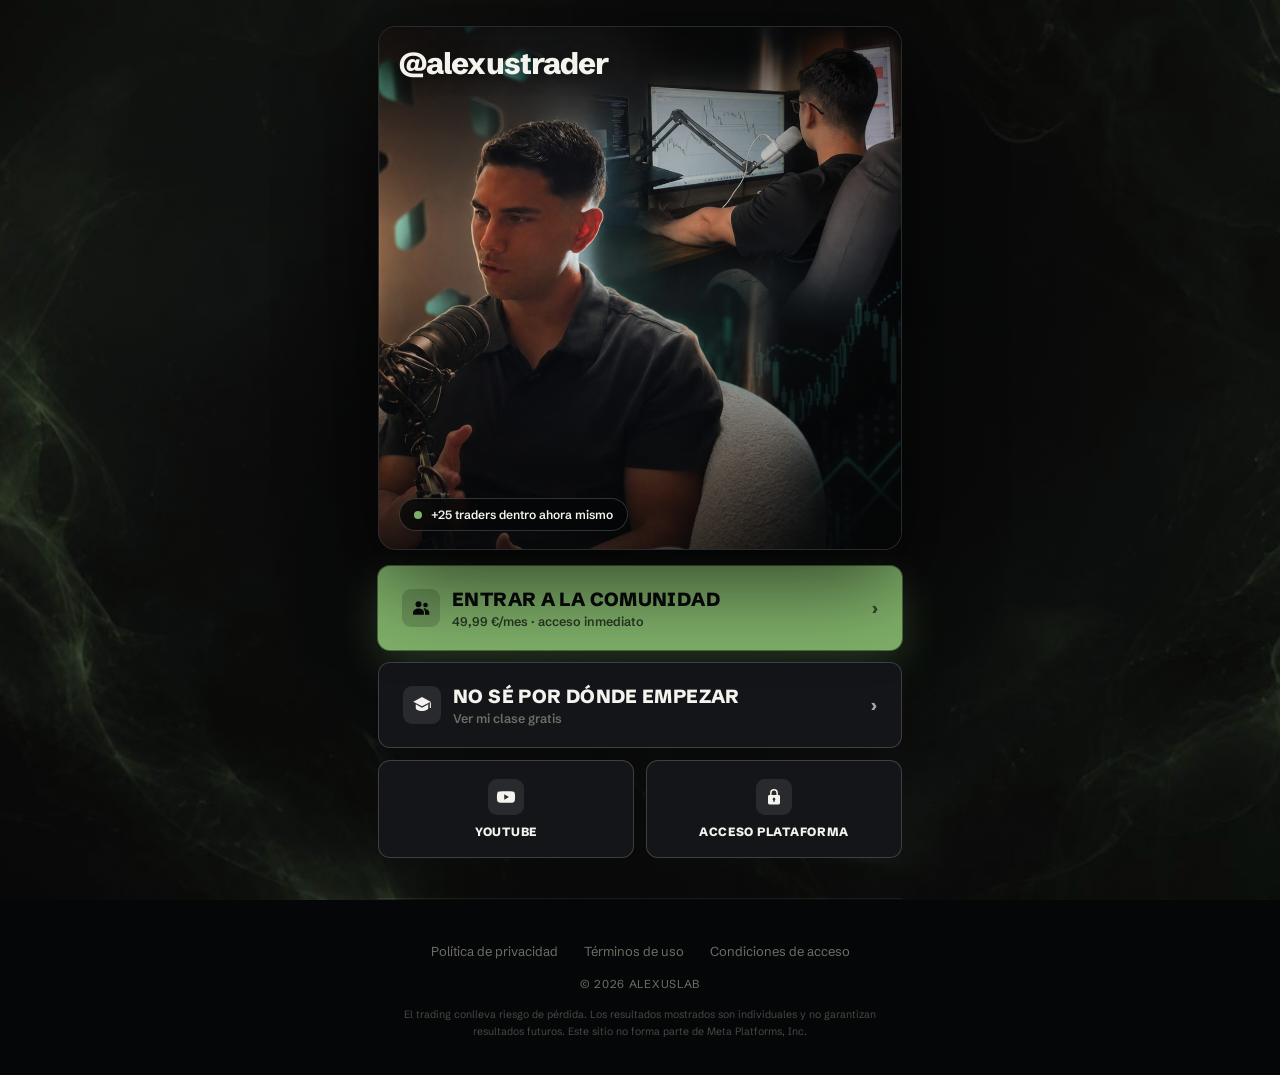
<file: deploy/index.html>
<!doctype html>
<html lang="es">
<head>
<meta charset="utf-8" />
<meta name="viewport" content="width=device-width, initial-scale=1, viewport-fit=cover" />
<title>AlexusLab — Elige tu camino</title>
<link rel="stylesheet" href="funnel.css" />
<style>
body{background:#050607}
.hub{min-height:100svh;display:flex;flex-direction:column;justify-content:center;padding:26px 0 0;position:relative;z-index:1}
.hub__inner{width:100%;max-width:560px;margin:0 auto;padding:0 18px}
.hub__photo{position:relative;width:100%;border-radius:18px;overflow:hidden;border:1px solid var(--f-line);aspect-ratio:1/1;background:var(--f-card);box-shadow:0 30px 90px rgba(0,0,0,.65)}
.hub__photo img{width:100%;height:100%;object-fit:cover;object-position:50% 28%}
.hub__photo::after{content:"";position:absolute;inset:0;background:linear-gradient(180deg,rgba(5,6,7,.6) 0%,transparent 38%,rgba(5,6,7,.7) 100%)}
.hub__handle{position:absolute;top:18px;left:20px;z-index:2;font-size:clamp(22px,5.6vw,30px);font-weight:800;letter-spacing:-.03em;text-shadow:0 2px 18px rgba(0,0,0,.6)}
.hub__badge{position:absolute;left:20px;bottom:18px;z-index:2;display:inline-flex;align-items:center;gap:9px;padding:8px 14px;border-radius:999px;background:rgba(5,6,7,.74);backdrop-filter:blur(8px);border:1px solid var(--f-line-2);font-size:12px;font-weight:600;color:var(--f-ink)}
.hub__cta{margin-top:16px}
.hub__mini{display:grid;grid-template-columns:1fr 1fr;gap:12px;margin-top:12px}
.hub__mini .btn{flex-direction:column;gap:9px;padding:18px 12px;font-size:12px;letter-spacing:.06em}
.hub__mini .btn__ico{width:36px;height:36px}
.hub__price{display:block;margin-top:3px;font-size:12.5px;font-weight:600;color:var(--f-ink-3);letter-spacing:0;text-transform:none}
.hub .btn--primary .hub__price{color:rgba(8,9,10,.72)}
.hub .btn__ico svg{width:20px;height:20px;fill:currentColor}
.hub .btn--primary .btn__ico{background:rgba(5,6,7,.16);color:#08090A}
.hub .btn--ghost .btn__ico{background:rgba(255,255,255,.09);color:var(--f-ink)}
.hub .foot{margin-top:40px;background:transparent;border-top-color:rgba(255,255,255,.07)}
@media(max-height:820px){.hub__photo{aspect-ratio:16/10}}
@media(max-height:660px){.hub__photo{aspect-ratio:16/9}.hub .btn{padding:15px 20px}.hub__mini .btn{padding:14px 12px}}
</style>
<script async src="https://www.googletagmanager.com/gtag/js?id=G-5V6SQC3VV2"></script>
<script>window.dataLayer=window.dataLayer||[];function gtag(){dataLayer.push(arguments)}gtag('js',new Date());gtag('config','G-5V6SQC3VV2');</script>
<script>document.addEventListener('DOMContentLoaded',function(){
document.querySelectorAll('a[href]').forEach(function(a){a.addEventListener('click',function(){
var h=a.getAttribute('href')||'';var t=(a.textContent||'').trim().slice(0,60);
if(h.indexOf('whop.com')>-1) gtag('event','checkout_click',{plan:h.indexOf('1awGPEaPXlNfs')>-1?'6meses':'mensual',label:t});
else if(h.indexOf('calendly')>-1) gtag('event','calendly_click',{label:t});
else if(h==='#precios') gtag('event','cta_precios',{label:t});
else if(h.indexOf('Comunidad.html')>-1) gtag('event','hub_comunidad');
else if(h.indexOf('Mentoria.html')>-1) gtag('event','hub_clase_gratis');
else if(h.indexOf('youtube')>-1) gtag('event','hub_youtube');
else if(h.indexOf('app.alexus-lab')>-1) gtag('event','hub_login');
});});
document.querySelectorAll('.vid,.vid__lock').forEach(function(v){v.addEventListener('click',function(){gtag('event','video_play',{page:location.pathname});},{once:true});});
var f=document.querySelector('form');if(f)f.addEventListener('submit',function(){gtag('event','lead_form_submit');});
var p=document.getElementById('precios');
if(p&&'IntersectionObserver'in window){var o=new IntersectionObserver(function(e){if(e[0].isIntersecting){gtag('event','view_precios');o.disconnect();}},{threshold:.3});o.observe(p);}
});</script>
</head>
<body>
<div class="bg" aria-hidden="true"></div>
<main class="hub">
  <div class="hub__inner">
    <div class="hub__photo rv in">
      <span class="hub__handle">@alexustrader</span>
      <img src="assets/hub-hero.jpg" alt="Alex, fundador de AlexusLab" />
      <span class="hub__badge"><span class="dot"></span> +25 traders dentro ahora mismo</span>
    </div>

    <div class="hub__cta btn-stack rv">
      <a class="btn btn--primary" href="Comunidad.html">
        <span class="btn__ico" aria-hidden="true"><svg viewBox="0 0 24 24"><circle cx="9" cy="7.5" r="3.6"/><path d="M9 12.6c-3.6 0-6.5 2-6.5 4.5V20h13v-2.9c0-2.5-2.9-4.5-6.5-4.5Z"/><circle cx="17.4" cy="8.4" r="2.8"/><path d="M17.4 12.4c-.9 0-1.8.15-2.5.42 1.2 1.1 1.9 2.5 1.9 4.05V20h5.2v-2.6c0-2.2-2.1-3.9-4.6-4Z"/></svg></span>
        <span>Entrar a la comunidad<span class="hub__price">49,99 €/mes · acceso inmediato</span></span>
        <span class="btn__arrow">›</span>
      </a>
      <a class="btn btn--ghost" href="Mentoria.html">
        <span class="btn__ico" aria-hidden="true"><svg viewBox="0 0 24 24"><path d="M12 2.5 1.5 8 12 13.5 22.5 8 12 2.5Z"/><path d="M4.5 11.2v4.4c0 2 3.4 3.6 7.5 3.6s7.5-1.6 7.5-3.6v-4.4L12 15.2 4.5 11.2Z"/><path d="M21.4 9.3v6.2h1.3V8.6l-1.3.7Z"/></svg></span>
        <span>No sé por dónde empezar<span class="hub__price">Ver mi clase gratis</span></span>
        <span class="btn__arrow">›</span>
      </a>
    </div>

    <div class="hub__mini rv">
      <a class="btn btn--ghost" href="https://youtube.com/@alexus.trader?si=gVeKNGs5DDg7jj62" target="_blank" rel="noopener">
        <span class="btn__ico" aria-hidden="true"><svg viewBox="0 0 24 24"><path d="M22.5 7.4a2.8 2.8 0 0 0-1.95-2C18.8 5 12 5 12 5s-6.8 0-8.55.4A2.8 2.8 0 0 0 1.5 7.4C1.1 9.2 1.1 12 1.1 12s0 2.8.4 4.6a2.8 2.8 0 0 0 1.95 2C5.2 19 12 19 12 19s6.8 0 8.55-.4a2.8 2.8 0 0 0 1.95-2c.4-1.8.4-4.6.4-4.6s0-2.8-.4-4.6ZM9.9 15.3V8.7l5.6 3.3-5.6 3.3Z"/></svg></span>
        YouTube
      </a>
      <a class="btn btn--ghost" href="https://app.alexus-lab.com/" target="_blank" rel="noopener">
        <span class="btn__ico" aria-hidden="true"><svg viewBox="0 0 24 24"><path d="M17.5 9.5h-.8V7.2a4.7 4.7 0 1 0-9.4 0v2.3h-.8A1.7 1.7 0 0 0 4.8 11.2v8A1.7 1.7 0 0 0 6.5 20.9h11a1.7 1.7 0 0 0 1.7-1.7v-8a1.7 1.7 0 0 0-1.7-1.7Zm-8.4-2.3a2.9 2.9 0 1 1 5.8 0v2.3H9.1V7.2Zm3.8 8.6v1.9h-1.8v-1.9a1.6 1.6 0 1 1 1.8 0Z"/></svg></span>
        Acceso plataforma
      </a>
    </div>

    <footer class="foot">
      <nav class="foot__links">
        <a href="privacidad.html">Política de privacidad</a>
        <a href="terminos.html">Términos de uso</a>
        <a href="condiciones.html">Condiciones de acceso</a>
      </nav>
      <div class="foot__c">© 2026 ALEXUSLAB</div>
      <p class="foot__legal">El trading conlleva riesgo de pérdida. Los resultados mostrados son individuales y no garantizan resultados futuros. Este sitio no forma parte de Meta Platforms, Inc.</p>
    </footer>
  </div>
</main>
<script src="funnel.js"></script>
</body>
</html>
</file>
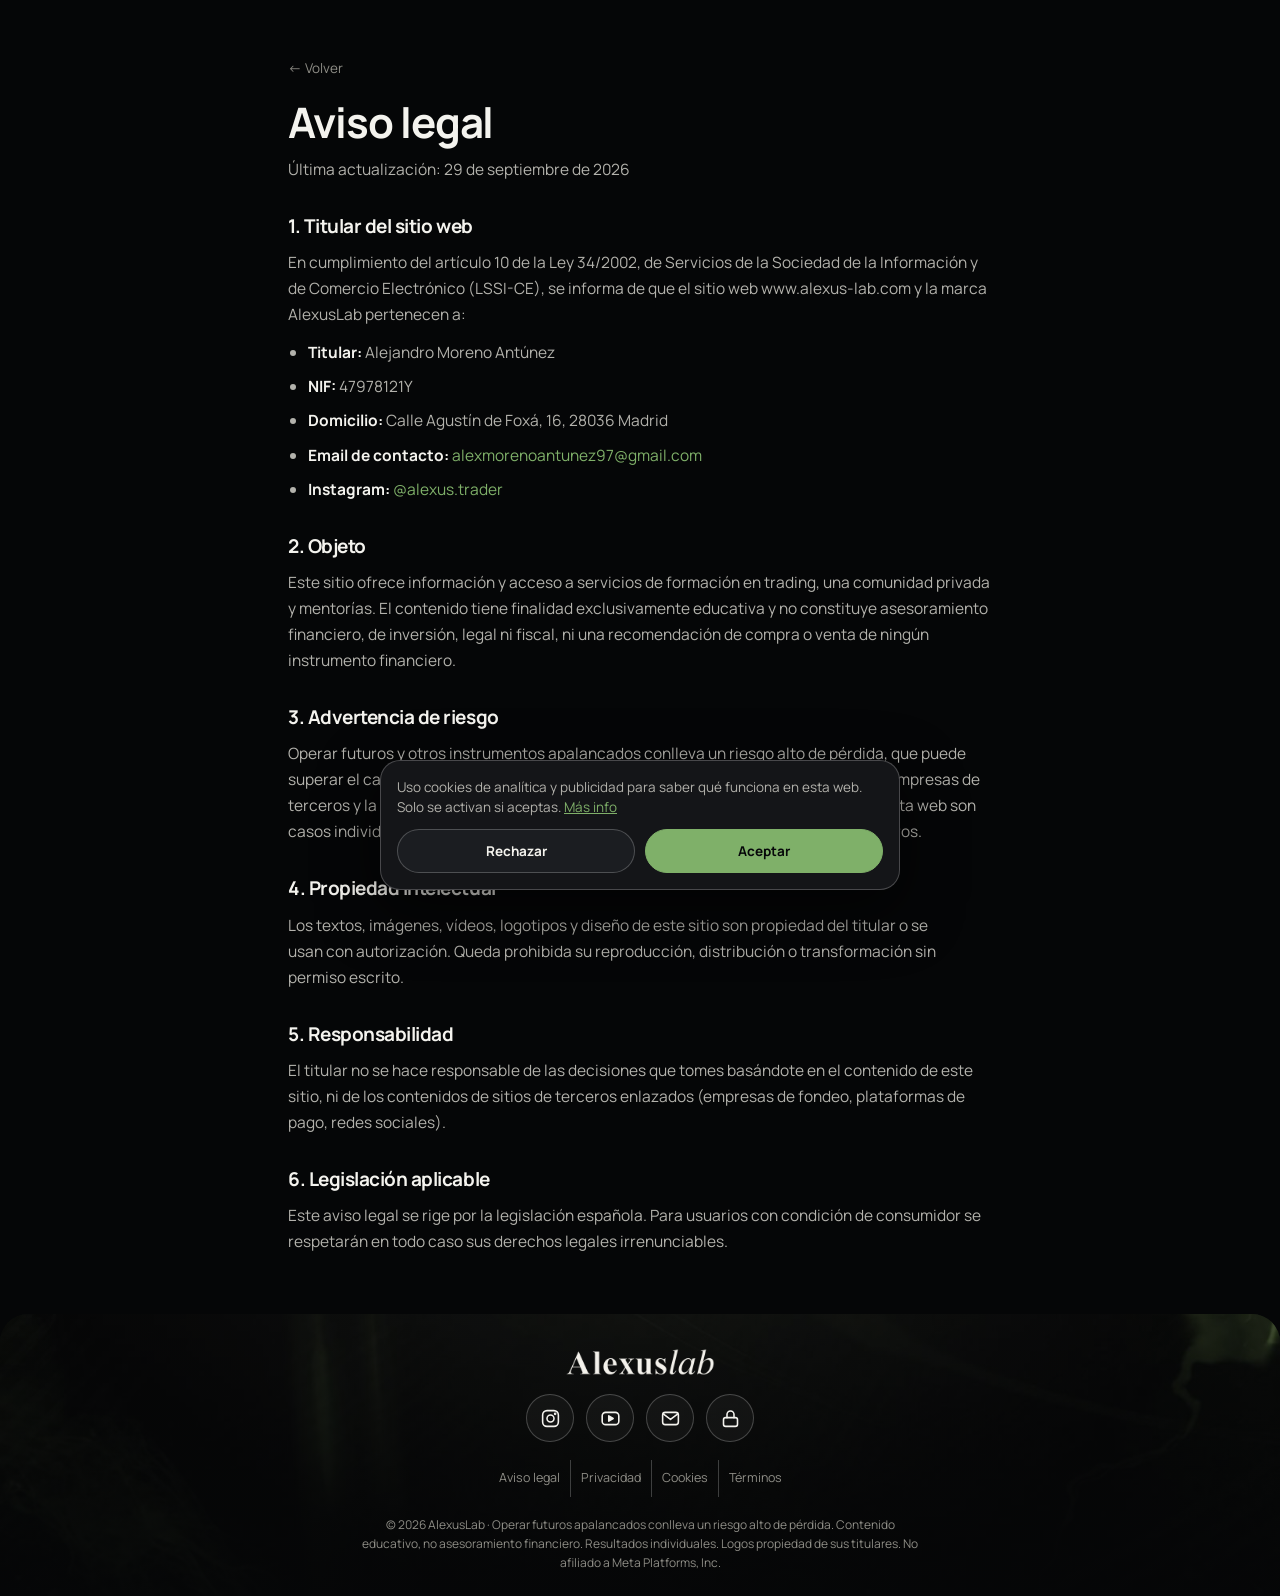
<file: aviso-legal.html>
<!doctype html>
<html lang="es">
<head>
<meta charset="utf-8" />
<meta name="viewport" content="width=device-width, initial-scale=1, viewport-fit=cover" />
<title>Aviso legal — AlexusLab</title>
<link rel="icon" href="[data-uri]" type="image/png" />
<link rel="alternate icon" href="favicon.ico" sizes="any" />
<link rel="apple-touch-icon" href="assets/apple-touch-icon.png" />
<meta name="theme-color" content="#050607" />
<link rel="preconnect" href="https://fonts.googleapis.com" />
<link rel="preconnect" href="https://fonts.gstatic.com" crossorigin />
<link rel="stylesheet" href="https://fonts.googleapis.com/css2?family=Manrope:wght@400;500;600;700;800&display=swap" />
<link rel="stylesheet" href="funnel.css" />
<script>window.dataLayer=window.dataLayer||[];function gtag(){dataLayer.push(arguments)}
(function(){var c=null;try{c=localStorage.getItem('al_consent')}catch(e){}var g=c==='yes'?'granted':'denied';
gtag('consent','default',{analytics_storage:g,ad_storage:g,ad_user_data:g,ad_personalization:g});})();
gtag('js',new Date());gtag('config','G-5V6SQC3VV2');</script>
<script async src="https://www.googletagmanager.com/gtag/js?id=G-5V6SQC3VV2"></script>
</head>
<body>
<main class="legal">
  <div class="wrap wrap--narrow">
    <a class="legal__back" href="index.html">← Volver</a>
    <h1>Aviso legal</h1>
    <p class="legal__date">Última actualización: 29 de septiembre de 2026</p>
    <h2>1. Titular del sitio web</h2>
    <p>En cumplimiento del artículo 10 de la Ley 34/2002, de Servicios de la Sociedad de la Información y de Comercio Electrónico (LSSI-CE), se informa de que el sitio web www.alexus-lab.com y la marca AlexusLab pertenecen a:</p>
    <ul>
      <li><b>Titular:</b> Alejandro Moreno Antúnez</li>
      <li><b>NIF:</b> 47978121Y</li>
      <li><b>Domicilio:</b> Calle Agustín de Foxá, 16, 28036 Madrid</li>
      <li><b>Email de contacto:</b> <a href="mailto:alexmorenoantunez97@gmail.com">alexmorenoantunez97@gmail.com</a></li>
      <li><b>Instagram:</b> <a href="https://www.instagram.com/alexus.trader/" target="_blank" rel="noopener">@alexus.trader</a></li>
    </ul>
    <h2>2. Objeto</h2>
    <p>Este sitio ofrece información y acceso a servicios de formación en trading, una comunidad privada y mentorías. El contenido tiene finalidad exclusivamente educativa y no constituye asesoramiento financiero, de inversión, legal ni fiscal, ni una recomendación de compra o venta de ningún instrumento financiero.</p>
    <h2>3. Advertencia de riesgo</h2>
    <p>Operar futuros y otros instrumentos apalancados conlleva un riesgo alto de pérdida, que puede superar el capital aportado. Las cuentas de fondeo son programas de evaluación de empresas de terceros y la mayoría de participantes no los superan. Los resultados mostrados en esta web son casos individuales, no representan resultados típicos y no garantizan resultados futuros.</p>
    <h2>4. Propiedad intelectual</h2>
    <p>Los textos, imágenes, vídeos, logotipos y diseño de este sitio son propiedad del titular o se usan con autorización. Queda prohibida su reproducción, distribución o transformación sin permiso escrito.</p>
    <h2>5. Responsabilidad</h2>
    <p>El titular no se hace responsable de las decisiones que tomes basándote en el contenido de este sitio, ni de los contenidos de sitios de terceros enlazados (empresas de fondeo, plataformas de pago, redes sociales).</p>
    <h2>6. Legislación aplicable</h2>
    <p>Este aviso legal se rige por la legislación española. Para usuarios con condición de consumidor se respetarán en todo caso sus derechos legales irrenunciables.</p>
  </div>
</main>
<footer class="foot">
  <div class="wrap foot__in">
    <a href="index.html" aria-label="Inicio"><img class="foot__logo" src="[data-uri]" alt="AlexusLab" width="149" height="28" style="height:28px" loading="lazy" /></a>
    <nav class="foot__soc" aria-label="Redes y accesos">
      <a href="https://www.instagram.com/alexus.trader/" target="_blank" rel="noopener" aria-label="Instagram" title="Instagram"><svg viewBox="0 0 24 24"><rect x="3" y="3" width="18" height="18" rx="5"/><circle cx="12" cy="12" r="4"/><circle cx="17.3" cy="6.7" r=".6" fill="currentColor"/></svg></a>
      <a href="https://youtube.com/@alexus.trader" target="_blank" rel="noopener" aria-label="YouTube" title="YouTube"><svg viewBox="0 0 24 24"><rect x="2.5" y="5" width="19" height="14" rx="4"/><path d="m10 9 5 3-5 3z" fill="currentColor"/></svg></a>
      <a href="mailto:alexmorenoantunez97@gmail.com" aria-label="Email" title="Email"><svg viewBox="0 0 24 24"><rect x="3" y="5" width="18" height="14" rx="3"/><path d="m4 7 8 6 8-6"/></svg></a>
      <a href="https://app.alexus-lab.com/" target="_blank" rel="noopener" aria-label="Acceso a la plataforma" title="Acceso a la plataforma"><svg viewBox="0 0 24 24"><rect x="4" y="11" width="16" height="10" rx="2.5"/><path d="M8 11V7.5a4 4 0 0 1 8 0V11"/></svg></a>
    </nav>
    <nav class="foot__legal-links" aria-label="Legal"><a href="aviso-legal.html">Aviso legal</a><a href="privacidad.html">Privacidad</a><a href="cookies.html">Cookies</a><a href="terminos.html">Términos</a></nav>
    <p class="foot__legal">© 2026 AlexusLab · Operar futuros apalancados conlleva un riesgo alto de pérdida. Contenido educativo, no asesoramiento financiero. Resultados individuales. Logos propiedad de sus titulares. No afiliado a Meta Platforms, Inc.</p>
  </div>
</footer>
<script src="funnel.js"></script>
</body>
</html>
</file>
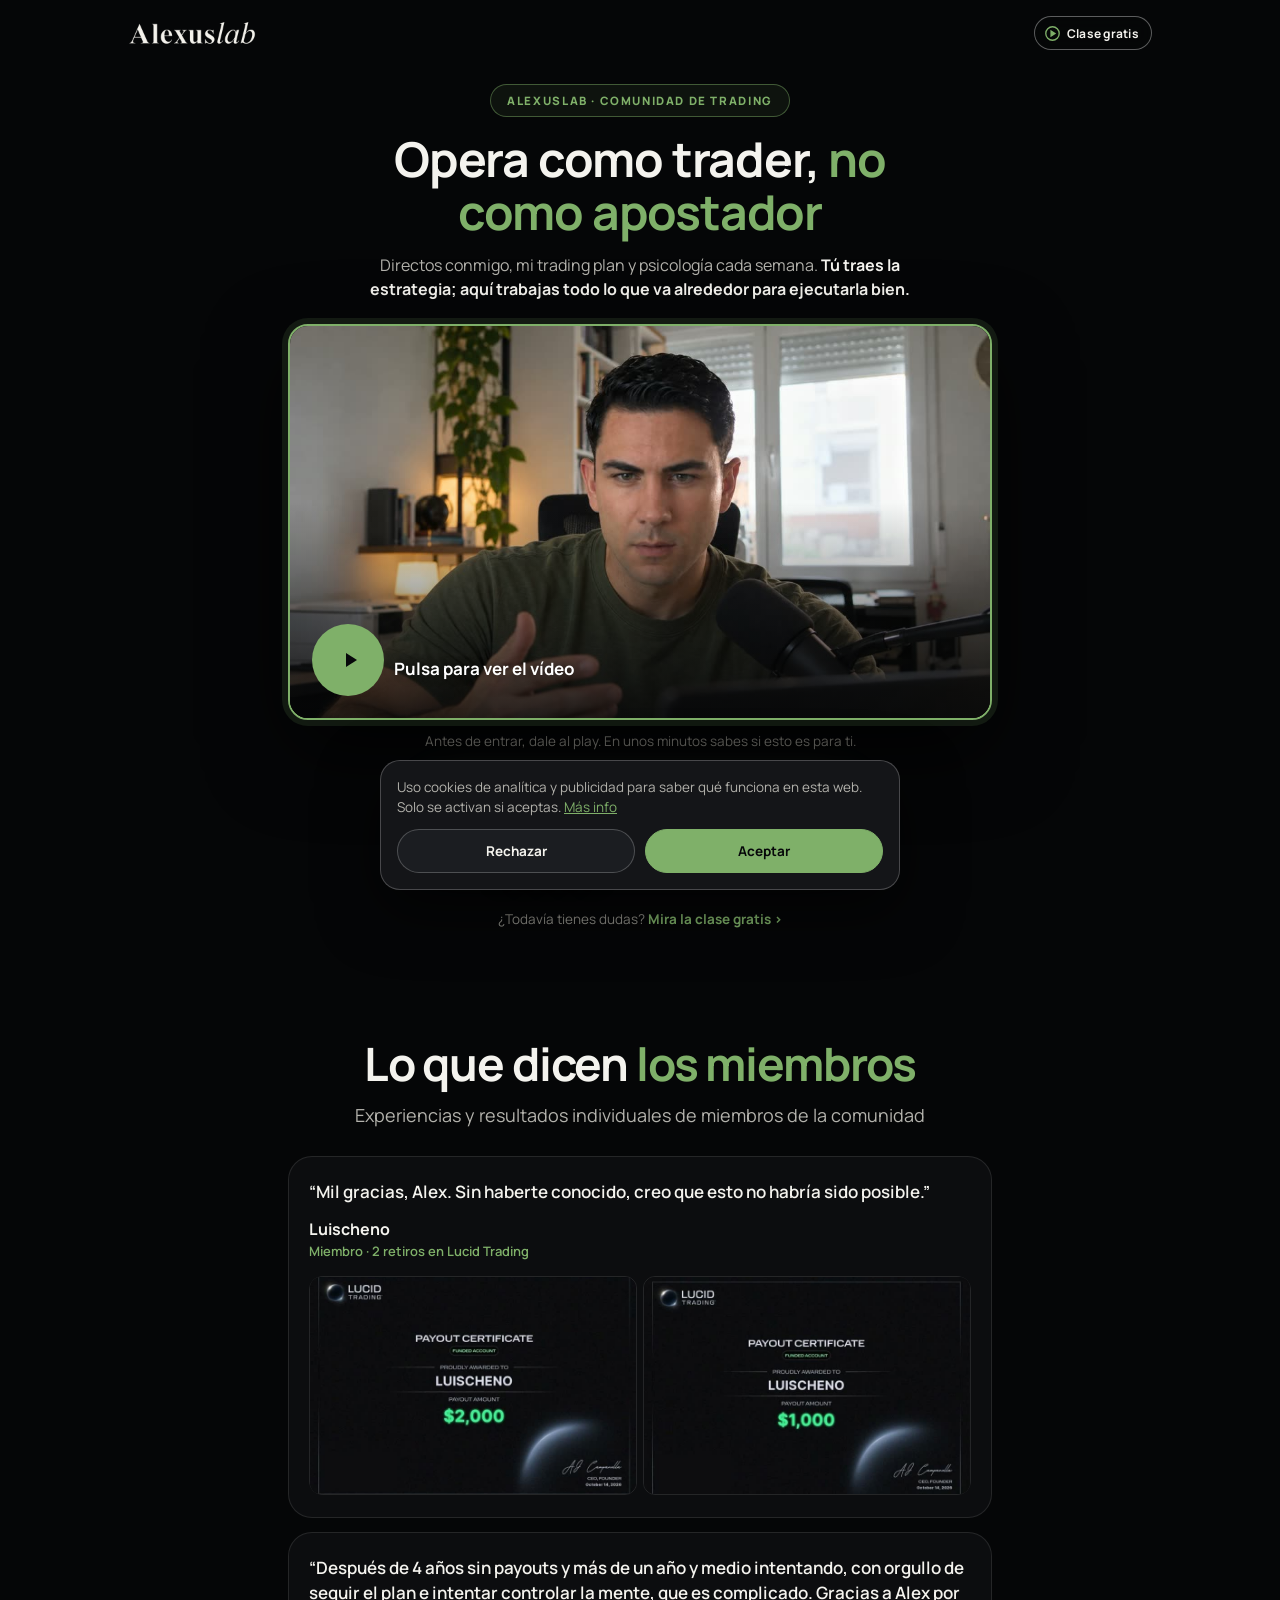
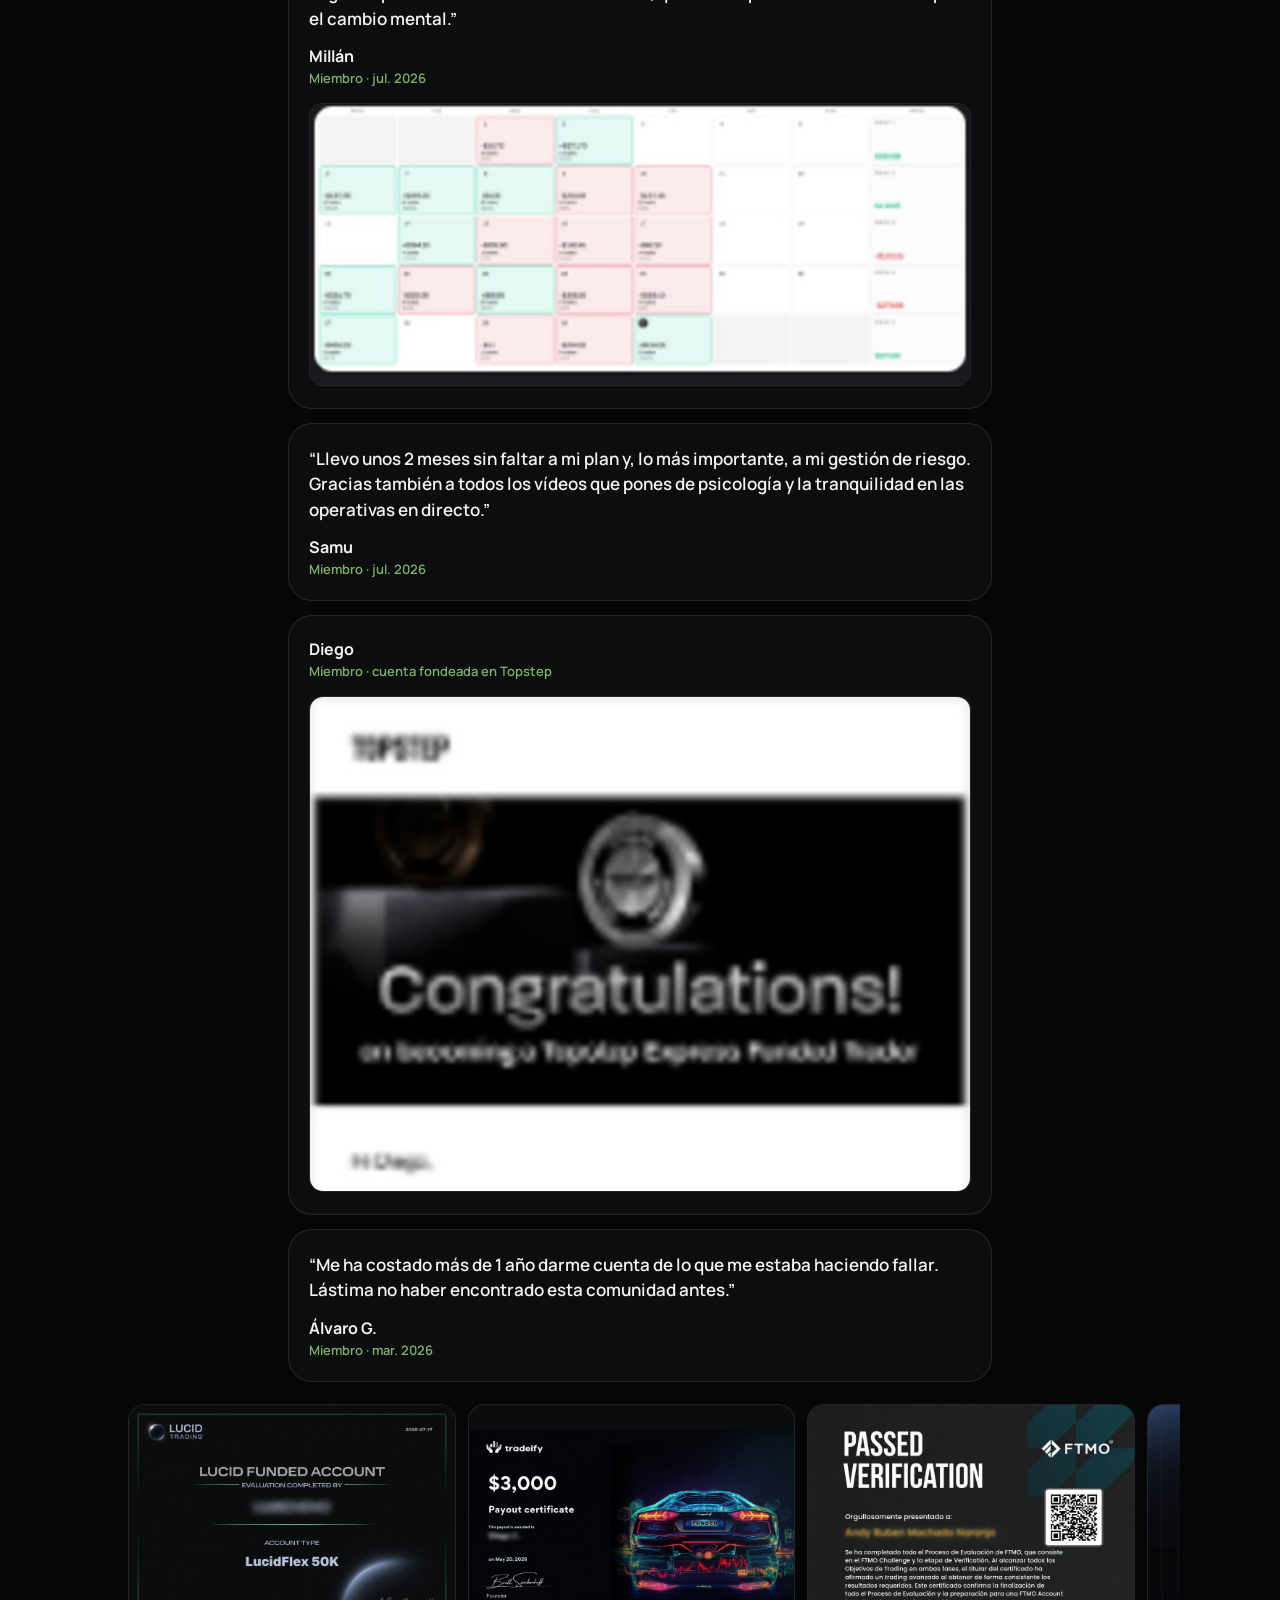
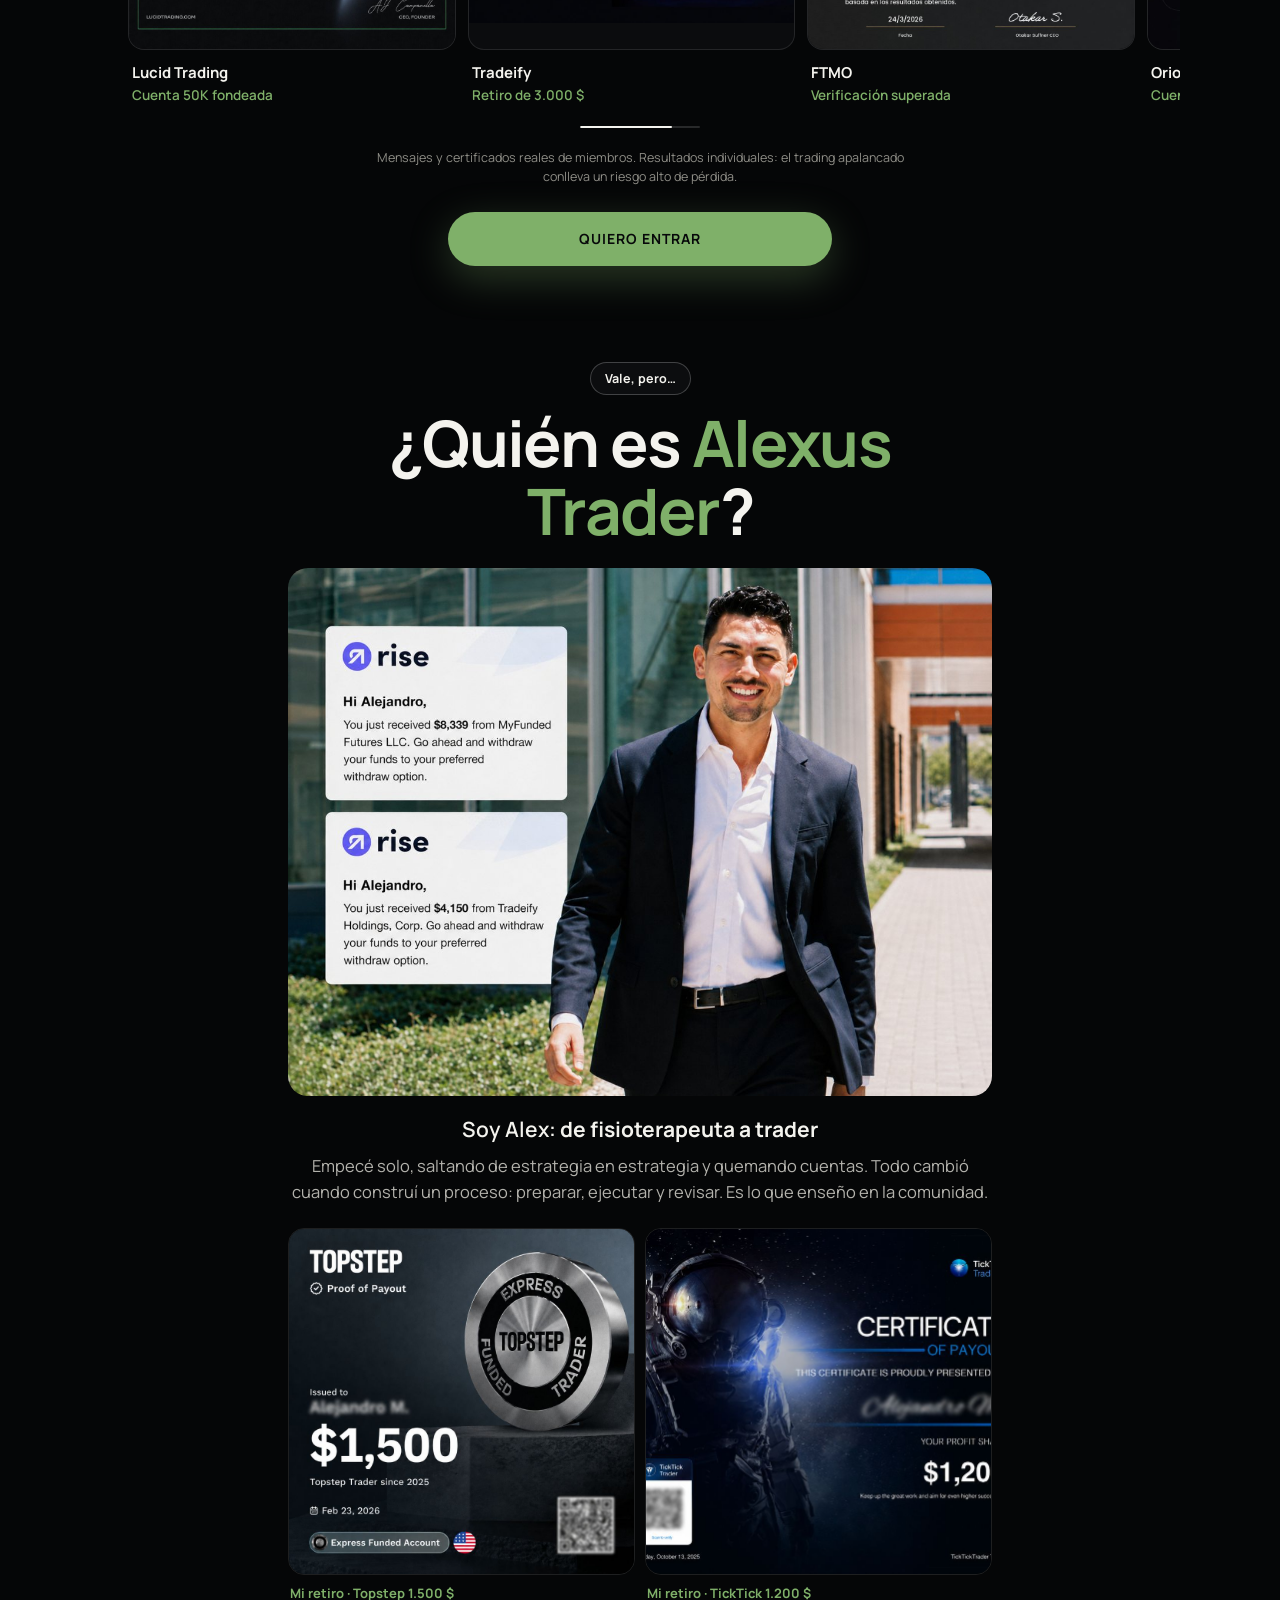
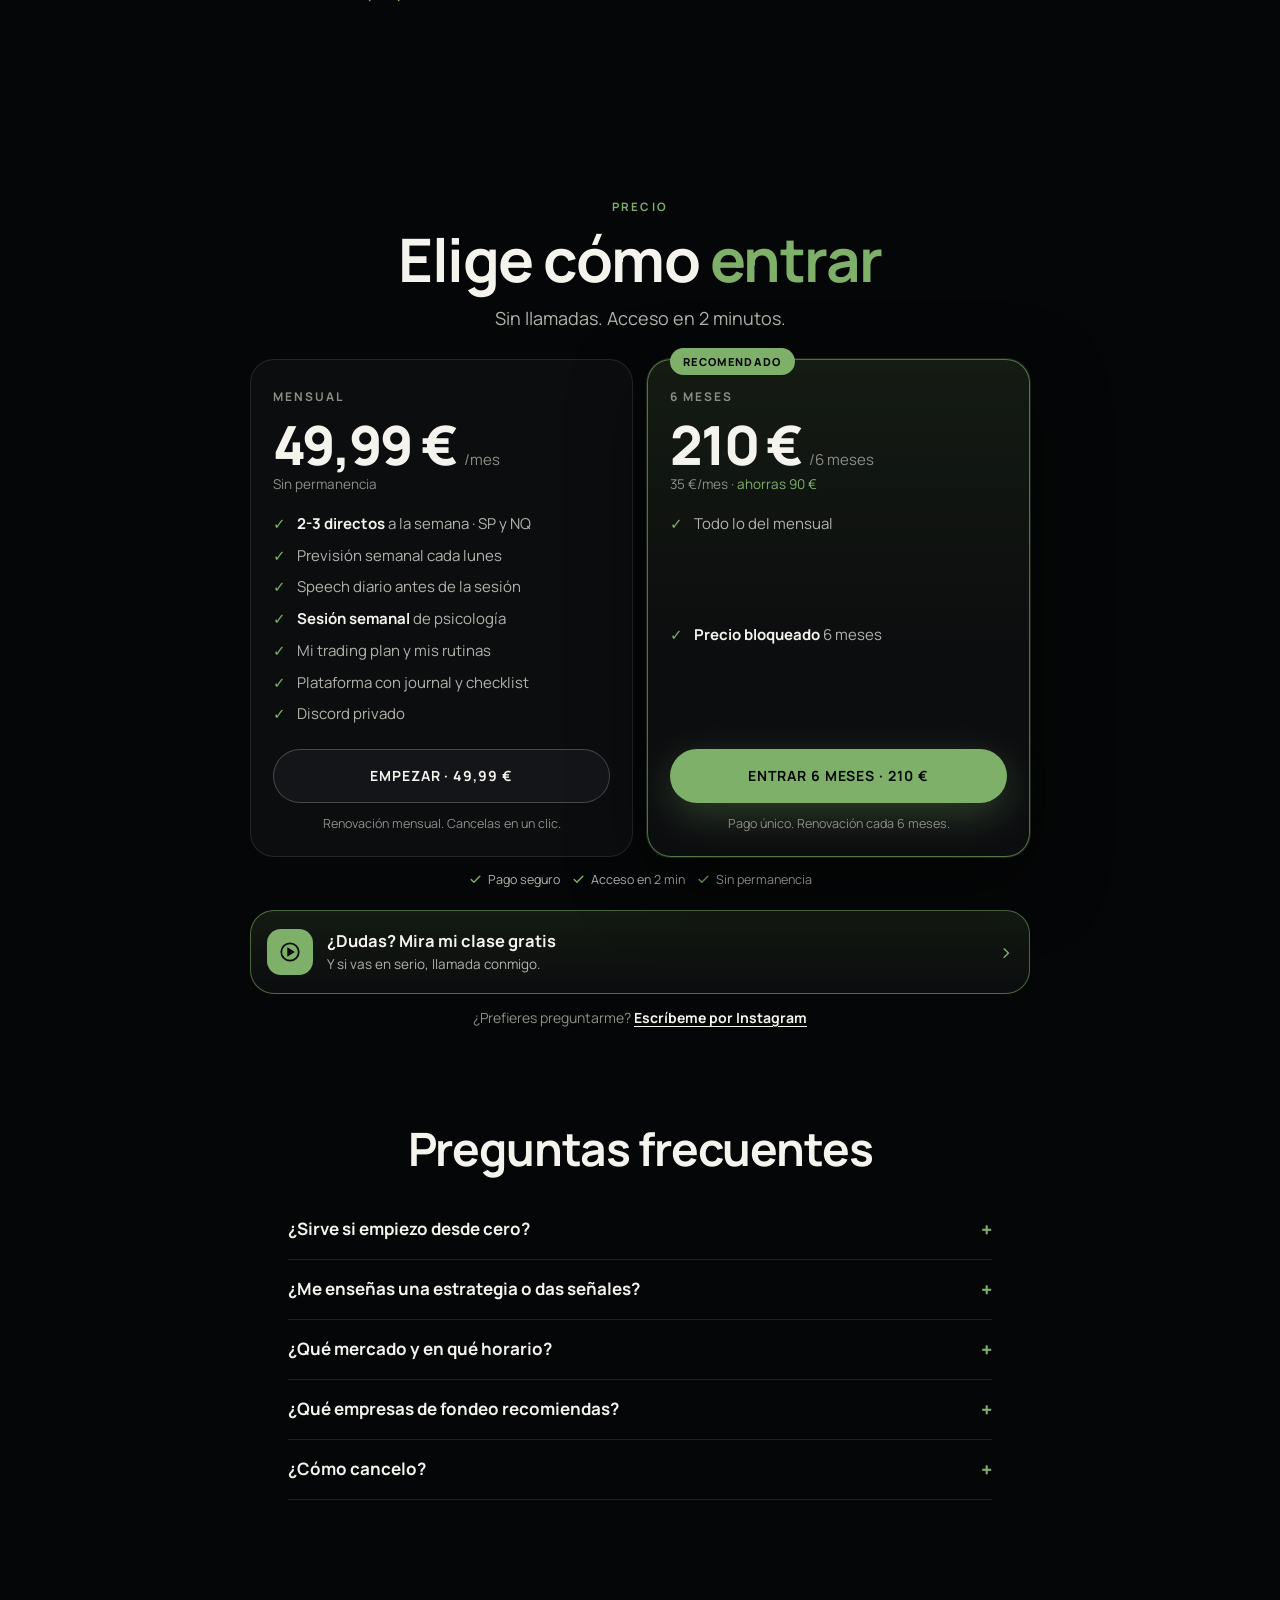
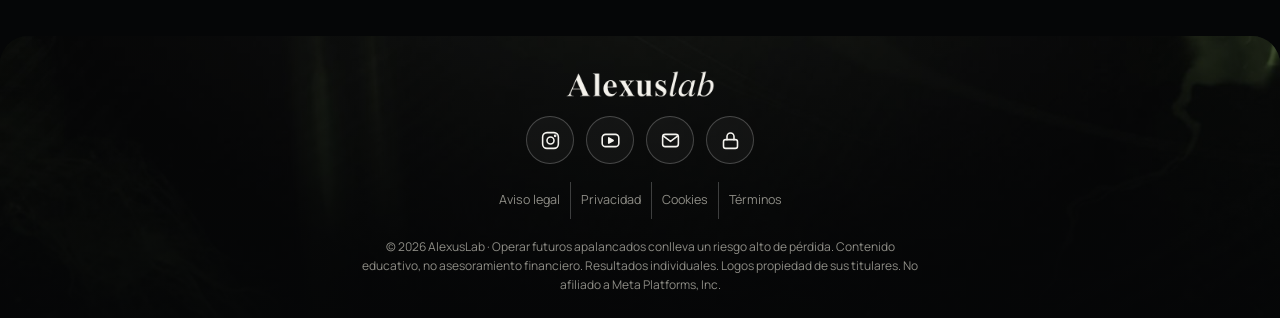
<file: Comunidad.html>
<!doctype html>
<html lang="es">
<head>
<meta charset="utf-8" />
<meta name="viewport" content="width=device-width, initial-scale=1, viewport-fit=cover" />
<title>Comunidad de trading de futuros — AlexusLab</title>
<meta name="description" content="Opera como trader, no como apostador. Mira el vídeo: directos conmigo cada semana, mi trading plan y una sesión semanal de psicología. Desde 35 €/mes." />
<meta property="og:type" content="website" />
<meta property="og:site_name" content="AlexusLab" />
<meta property="og:title" content="Trader, no gambler — Comunidad AlexusLab" />
<meta property="og:description" content="Directos conmigo cada semana, mi trading plan, rutinas y una sesión semanal de psicología. Desde 35 €/mes." />
<meta property="og:image" content="https://www.alexus-lab.com/assets/og.jpg?v=2" />
<meta property="og:url" content="https://www.alexus-lab.com/Comunidad.html" />
<meta name="twitter:card" content="summary_large_image" />
<link rel="icon" href="[data-uri]" type="image/png" />
<link rel="alternate icon" href="favicon.ico" sizes="any" />
<link rel="apple-touch-icon" href="assets/apple-touch-icon.png" />
<meta name="theme-color" content="#050607" />
<link rel="preconnect" href="https://fonts.googleapis.com" />
<link rel="preconnect" href="https://fonts.gstatic.com" crossorigin />
<link rel="stylesheet" href="https://fonts.googleapis.com/css2?family=Manrope:wght@400;500;600;700;800&display=swap" />
<link rel="stylesheet" href="funnel.css" />
<script>window.dataLayer=window.dataLayer||[];function gtag(){dataLayer.push(arguments)}
(function(){var c=null;try{c=localStorage.getItem('al_consent')}catch(e){}var g=c==='yes'?'granted':'denied';
gtag('consent','default',{analytics_storage:g,ad_storage:g,ad_user_data:g,ad_personalization:g});})();
gtag('js',new Date());gtag('config','G-5V6SQC3VV2');</script>
<script async src="https://www.googletagmanager.com/gtag/js?id=G-5V6SQC3VV2"></script>
</head>
<body class="com vslp">


<header class="top">
  <div class="top__in top__in--lr">
    <a href="index.html" aria-label="Inicio"><img class="top__logo" src="[data-uri]" alt="AlexusLab" width="117" height="22" style="height:22px" /></a>
    <a class="top__pill" href="Mentoria.html"><svg viewBox="0 0 24 24"><circle cx="12" cy="12" r="9.5"/><path d="m10 8.5 5.5 3.5-5.5 3.5z" fill="currentColor"/></svg>Clase gratis</a>
  </div>
</header>
<section class="vsl">
  <div class="wrap vsl__in">
    <span class="pill-k pill-k--g">AlexusLab · Comunidad de trading</span>
    <h1>Opera como trader, <span class="g">no como apostador</span></h1>
    <p class="vsl__lead">Directos conmigo, mi trading plan y psicología cada semana. <b>Tú traes la estrategia; aquí trabajas todo lo que va alrededor para ejecutarla bien.</b></p>
    <div class="vp" id="vsl" data-yt="AhtcN9Y61yY">
      <div class="vp__frame"></div>
      <img class="vp__cover" src="[data-uri]" alt="Alex Moreno en el vídeo de AlexusLab" width="1280" height="720" fetchpriority="high" />
      <button class="vp__btn" type="button" aria-label="Ver el vídeo con sonido">
        <span class="vp__play"><svg viewBox="0 0 24 24"><path d="M8 5v14l11-7z"/></svg></span>
        <span class="vp__msg">Pulsa para ver el vídeo</span>
      </button>
    </div>
    <p class="vsl__cap">Antes de entrar, dale al play. En unos minutos sabes si esto es para ti.</p>
    <a class="btn btn--primary btn--2l vsl__cta" href="#precios"><b>Quiero entrar</b><span>Desde 35 €/mes · sin permanencia</span></a>
    <a class="proof" href="#resultados"><span class="proof__av"><i>L</i><i>M</i><i>S</i><i>D</i><i>Á</i></span><span>Ya operan <b>con un proceso</b></span></a>
    <a class="vsl__alt" href="Mentoria.html">¿Todavía tienes dudas? <b>Mira la clase gratis ›</b></a>
  </div>
</section>
<span data-sticky-after></span>

<section class="sec" id="resultados">
  <div class="wrap wrap--narrow">
    <div class="sec-head center rv">
      <h2 class="h-l">Lo que dicen <span class="g">los miembros</span></h2>
      <p class="lead">Experiencias y resultados individuales de miembros de la comunidad</p>
    </div>
    <div class="rcs">
      <figure class="rc rv">
        <blockquote>“Mil gracias, Alex. Sin haberte conocido, creo que esto no habría sido posible.”</blockquote>
        <figcaption><b>Luischeno</b><small>Miembro · 2 retiros en Lucid Trading</small></figcaption>
        <div class="rc__img rc__img--2">
          <img src="[data-uri]" alt="Certificado de retiro de Lucid Trading de 2.000 $ a nombre de Luischeno" width="900" height="614" loading="lazy" />
          <img src="[data-uri]" alt="Certificado de retiro de Lucid Trading de 1.000 $ a nombre de Luischeno" width="900" height="602" loading="lazy" />
        </div>
      </figure>
      <figure class="rc rv">
        <blockquote>“Después de 4 años sin payouts y más de un año y medio intentando, con orgullo de seguir el plan e intentar controlar la mente, que es complicado. Gracias a Alex por el cambio mental.”</blockquote>
        <figcaption><b>Millán</b><small>Miembro · jul. 2026</small></figcaption>
        <div class="rc__img"><img src="[data-uri]" alt="Calendario de operaciones de Millán" width="584" height="248" loading="lazy" /></div>
      </figure>
      <figure class="rc rv">
        <blockquote>“Llevo unos 2 meses sin faltar a mi plan y, lo más importante, a mi gestión de riesgo. Gracias también a todos los vídeos que pones de psicología y la tranquilidad en las operativas en directo.”</blockquote>
        <figcaption><b>Samu</b><small>Miembro · jul. 2026</small></figcaption>
      </figure>
      <figure class="rc rv">
        <figcaption><b>Diego</b><small>Miembro · cuenta fondeada en Topstep</small></figcaption>
        <div class="rc__img"><img src="[data-uri]" alt="Email de Topstep: Express Funded Trader" width="492" height="368" loading="lazy" /></div>
      </figure>
      <figure class="rc rv">
        <blockquote>“Me ha costado más de 1 año darme cuenta de lo que me estaba haciendo fallar. Lástima no haber encontrado esta comunidad antes.”</blockquote>
        <figcaption><b>Álvaro G.</b><small>Miembro · mar. 2026</small></figcaption>
      </figure>
    </div>
  </div>
  <div class="car rv" style="margin-top:22px">
    <div class="pc"><div class="pc__img"><img src="assets/proof-8.jpg" alt="Certificado Lucid Trading 50K" width="900" height="675" loading="lazy" /></div><div class="pc__cap"><b>Lucid Trading</b><span>Cuenta 50K fondeada</span></div></div>
    <div class="pc"><div class="pc__img"><img src="assets/proof-2.jpg" alt="Certificado de retiro Tradeify" width="900" height="534" loading="lazy" /></div><div class="pc__cap"><b>Tradeify</b><span>Retiro de 3.000 $</span></div></div>
    <div class="pc"><div class="pc__img"><img src="assets/proof-6.jpg" alt="Certificado FTMO" width="900" height="675" loading="lazy" /></div><div class="pc__cap"><b>FTMO</b><span>Verificación superada</span></div></div>
    <div class="pc"><div class="pc__img"><img src="assets/proof-7.jpg" alt="Certificado Orion Funded" width="900" height="675" loading="lazy" /></div><div class="pc__cap"><b>Orion Funded</b><span>Cuenta fondeada</span></div></div>
  </div>
  <div class="car-bar"><i></i></div>
  <p class="risk-note">Mensajes y certificados reales de miembros. Resultados individuales: el trading apalancado conlleva un riesgo alto de pérdida.</p>
  <div class="wrap" style="max-width:440px;margin-top:26px"><a class="btn btn--primary" href="#precios">Quiero entrar</a></div>
</section>

<section class="sec who" style="padding-top:0">
  <div class="wrap wrap--narrow">
    <div class="center rv"><span class="pill-k">Vale, pero…</span></div>
    <h2 class="who__h rv">¿Quién es <span class="g">Alexus Trader</span>?</h2>
    <div class="who__img rv"><img src="assets/alex-historia-3.jpg" alt="Alex Moreno, fundador de AlexusLab" width="1200" height="900" loading="lazy" /></div>
    <p class="who__t rv">Soy Alex: <b>de fisioterapeuta a trader</b></p>
    <p class="who__p rv">Empecé solo, saltando de estrategia en estrategia y quemando cuentas. Todo cambió cuando construí un proceso: preparar, ejecutar y revisar. Es lo que enseño en la comunidad.</p>
    <div class="mine rv">
      <figure><img src="assets/proof-12.jpg" alt="Mi certificado de retiro de Topstep" width="900" height="900" loading="lazy" /><figcaption>Mi retiro · Topstep 1.500 $</figcaption></figure>
      <figure><img src="assets/proof-9.jpg" alt="Mi certificado de retiro de TickTick Trader" width="900" height="691" loading="lazy" /><figcaption>Mi retiro · TickTick 1.200 $</figcaption></figure>
    </div>
  </div>
</section>
<section class="sec" id="precios">
  <div class="wrap">
    <div class="sec-head center rv">
      <div class="kicker">Precio</div>
      <h2 class="h-xl">Elige cómo <span class="g">entrar</span></h2>
      <p class="lead">Sin llamadas. Acceso en 2 minutos.</p>
    </div>
    <div class="price-grid rv">
      <div class="plan">
        <div class="plan__name">Mensual</div>
        <div class="plan__price"><b>49,99 €</b><span>/mes</span></div>
        <div class="plan__was">Sin permanencia</div>
        <ul class="plan__list">
          <li><b>2-3 directos</b> a la semana · SP y NQ</li>
          <li>Previsión semanal cada lunes</li>
          <li>Speech diario antes de la sesión</li>
          <li><b>Sesión semanal</b> de psicología</li>
          <li>Mi trading plan y mis rutinas</li>
          <li>Plataforma con journal y checklist</li>
          <li>Discord privado</li>
        </ul>
        <a class="btn btn--ghost" href="https://whop.com/checkout/plan_TDJCSpUMg5ddK">Empezar · 49,99 €</a>
        <p class="plan__renew">Renovación mensual. Cancelas en un clic.</p>
      </div>
      <div class="plan plan--best">
        <span class="plan__tag">Recomendado</span>
        <div class="plan__name">6 meses</div>
        <div class="plan__price"><b>210 €</b><span>/6 meses</span></div>
        <div class="plan__was">35 €/mes · <span class="g">ahorras 90 €</span></div>
        <ul class="plan__list">
          <li>Todo lo del mensual</li>
          <li><b>Precio bloqueado</b> 6 meses</li>
        </ul>
        <a class="btn btn--primary" href="https://whop.com/checkout/plan_1awGPEaPXlNfs">Entrar 6 meses · 210 €</a>
        <p class="plan__renew">Pago único. Renovación cada 6 meses.</p>
      </div>
    </div>
    <div class="checks"><span><svg viewBox="0 0 24 24"><path d="m20 6-11 11-5-5"/></svg>Pago seguro</span><span><svg viewBox="0 0 24 24"><path d="m20 6-11 11-5-5"/></svg>Acceso en 2 min</span><span><svg viewBox="0 0 24 24"><path d="m20 6-11 11-5-5"/></svg>Sin permanencia</span></div>
    <a class="doubt-card rv" href="Mentoria.html">
      <span class="doubt-card__i"><svg viewBox="0 0 24 24"><circle cx="12" cy="12" r="9.5"/><path d="m10 8.5 5.5 3.5-5.5 3.5z" fill="currentColor"/></svg></span>
      <span class="doubt-card__t"><b>¿Dudas? Mira mi clase gratis</b><span>Y si vas en serio, llamada conmigo.</span></span>
      <span class="doubt-card__a">›</span>
    </a>
    <p class="ig-line">¿Prefieres preguntarme? <a href="https://ig.me/m/alexus.trader" target="_blank" rel="noopener">Escríbeme por Instagram</a></p>
  </div>
</section>
<section class="sec" style="padding-top:0">
  <div class="wrap wrap--narrow faq">
    <div class="sec-head center rv"><h2 class="h-l">Preguntas frecuentes</h2></div>
    <div class="rv">
      <details><summary>¿Sirve si empiezo desde cero?</summary><p>La comunidad está pensada para traders que ya han estudiado y practicado. Si empiezas desde cero, te recomiendo una llamada conmigo para evaluar tu situación: <a href="Mentoria.html">empieza por la clase gratis</a> y podrás reservarla.</p></details>
      <details><summary>¿Me enseñas una estrategia o das señales?</summary><p>Ninguna de las dos. Tienes que venir con una estrategia que sepas que te funciona. Aquí trabajas todo lo que va alrededor: plan, rutinas, psicología y ejecución. Yo opero en directo para que veas el porqué de cada decisión.</p></details>
      <details><summary>¿Qué mercado y en qué horario?</summary><p>Futuros SP y NQ, en la apertura de Nueva York. Los directos son de 15:30 a 17:30 h (España), 2 o 3 veces por semana.</p></details>
      <details><summary>¿Qué empresas de fondeo recomiendas?</summary><p>El fondeo es el entrenamiento; el objetivo es llegar a capital real. Mi orden, sin vínculo ni comisión (las 3 primeras no te meten prisa ni límite de 30 días):</p><div class="logos">
  <span class="lg lg--top"><i>1</i><img src="assets/logo-lucid.png" alt="Lucid Trading" width="373" height="120" loading="lazy" /></span>
  <span class="lg lg--top"><i>2</i><img src="assets/logo-tradeify.png" alt="Tradeify" width="453" height="117" loading="lazy" /></span>
  <span class="lg lg--top"><i>3</i><img class="w" src="assets/logo-fundednext.png" alt="FundedNext" width="252" height="30" loading="lazy" /></span>
  <span class="lg"><i>4</i><img class="m" src="assets/logo-mff.png" alt="My Funded Futures" width="634" height="120" loading="lazy" /></span>
  <span class="lg"><i>5</i><img src="assets/logo-tpt.png" alt="Take Profit Trader" width="435" height="105" loading="lazy" /></span>
  <span class="lg"><i>6</i><img src="assets/logo-topstep.png" alt="Topstep" width="442" height="120" loading="lazy" /></span>
</div></details>
      <details><summary>¿Cómo cancelo?</summary><p>Se renueva cada mes o cada 6 meses según el plan. Cancelas cuando quieras desde Whop, sin permanencia.</p></details>
    </div>
  </div>
</section>
<footer class="foot">
  <div class="wrap foot__in">
    <a href="index.html" aria-label="Inicio"><img class="foot__logo" src="[data-uri]" alt="AlexusLab" width="149" height="28" style="height:28px" loading="lazy" /></a>
    <nav class="foot__soc" aria-label="Redes y accesos">
      <a href="https://www.instagram.com/alexus.trader/" target="_blank" rel="noopener" aria-label="Instagram" title="Instagram"><svg viewBox="0 0 24 24"><rect x="3" y="3" width="18" height="18" rx="5"/><circle cx="12" cy="12" r="4"/><circle cx="17.3" cy="6.7" r=".6" fill="currentColor"/></svg></a>
      <a href="https://youtube.com/@alexus.trader" target="_blank" rel="noopener" aria-label="YouTube" title="YouTube"><svg viewBox="0 0 24 24"><rect x="2.5" y="5" width="19" height="14" rx="4"/><path d="m10 9 5 3-5 3z" fill="currentColor"/></svg></a>
      <a href="mailto:alexmorenoantunez97@gmail.com" aria-label="Email" title="Email"><svg viewBox="0 0 24 24"><rect x="3" y="5" width="18" height="14" rx="3"/><path d="m4 7 8 6 8-6"/></svg></a>
      <a href="https://app.alexus-lab.com/" target="_blank" rel="noopener" aria-label="Acceso a la plataforma" title="Acceso a la plataforma"><svg viewBox="0 0 24 24"><rect x="4" y="11" width="16" height="10" rx="2.5"/><path d="M8 11V7.5a4 4 0 0 1 8 0V11"/></svg></a>
    </nav>
    <nav class="foot__legal-links" aria-label="Legal"><a href="aviso-legal.html">Aviso legal</a><a href="privacidad.html">Privacidad</a><a href="cookies.html">Cookies</a><a href="terminos.html">Términos</a></nav>
    <p class="foot__legal">© 2026 AlexusLab · Operar futuros apalancados conlleva un riesgo alto de pérdida. Contenido educativo, no asesoramiento financiero. Resultados individuales. Logos propiedad de sus titulares. No afiliado a Meta Platforms, Inc.</p>
  </div>
</footer>

<div class="sticky-cta" data-hide-on="#precios"><div class="sticky-cta__in"><div class="sticky-cta__price"><b>Desde 35 €</b><span>al mes · sin llamadas</span></div><a class="btn btn--primary" href="#precios">Ver planes ›</a></div></div>

<script src="funnel.js"></script>
<script>alVideo(document.getElementById('vsl'));</script>
</body>
</html>
</file>
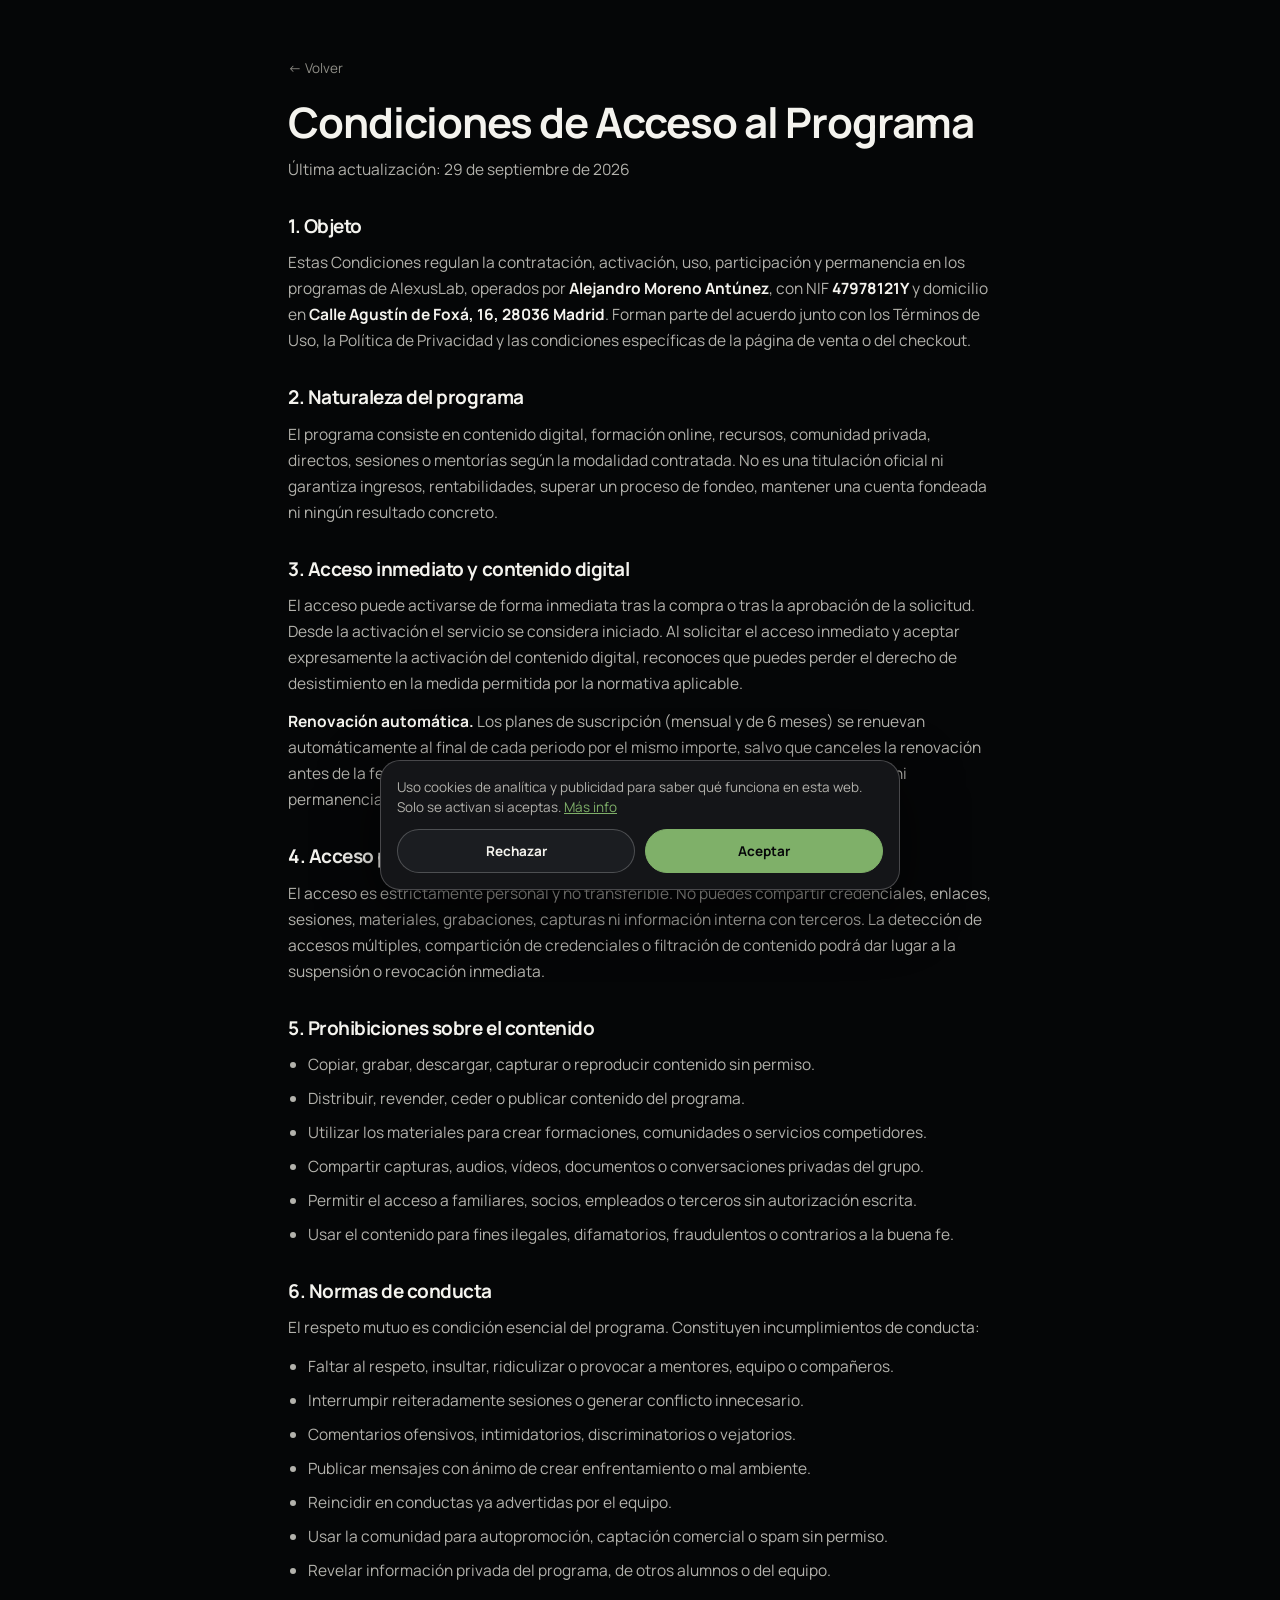
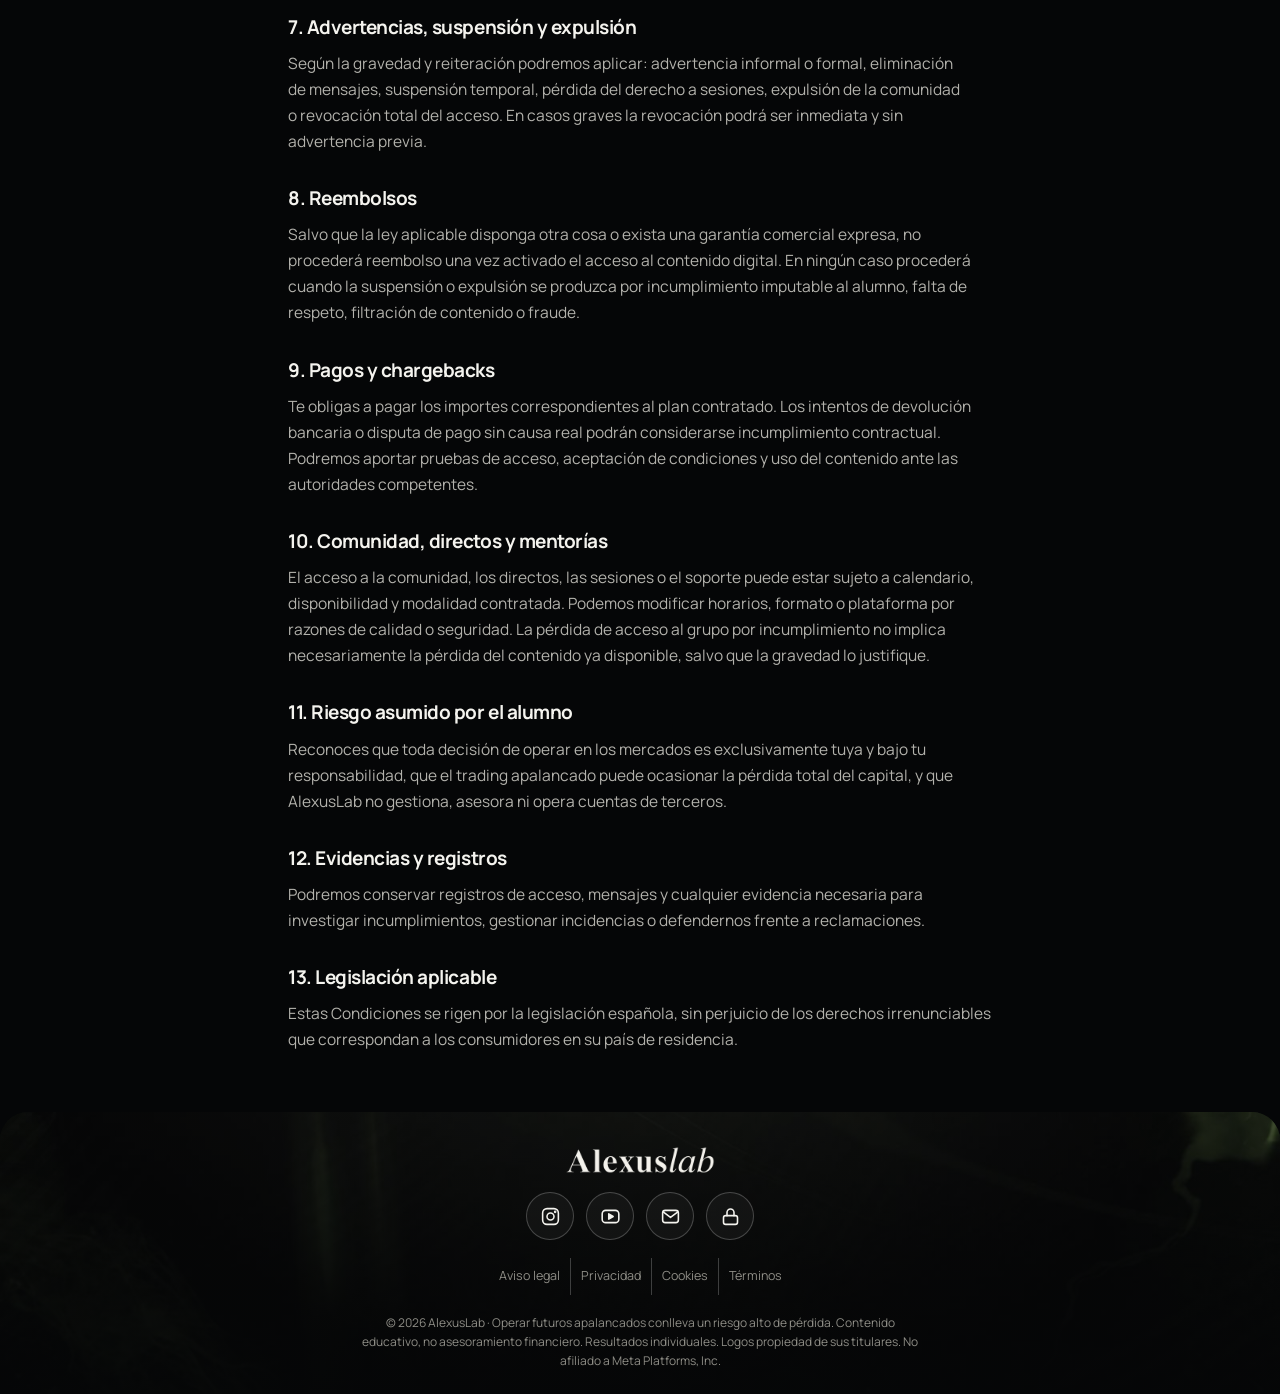
<file: condiciones.html>
<!doctype html>
<html lang="es">
<head>
<meta charset="utf-8" />
<meta name="viewport" content="width=device-width, initial-scale=1, viewport-fit=cover" />
<title>Condiciones de Acceso — AlexusLab</title>
<link rel="icon" href="[data-uri]" type="image/png" />
<link rel="alternate icon" href="favicon.ico" sizes="any" />
<link rel="apple-touch-icon" href="assets/apple-touch-icon.png" />
<meta name="theme-color" content="#050607" />
<link rel="preconnect" href="https://fonts.googleapis.com" />
<link rel="preconnect" href="https://fonts.gstatic.com" crossorigin />
<link rel="stylesheet" href="https://fonts.googleapis.com/css2?family=Manrope:wght@400;500;600;700;800&display=swap" />
<link rel="stylesheet" href="funnel.css" />
<script>window.dataLayer=window.dataLayer||[];function gtag(){dataLayer.push(arguments)}
(function(){var c=null;try{c=localStorage.getItem('al_consent')}catch(e){}var g=c==='yes'?'granted':'denied';
gtag('consent','default',{analytics_storage:g,ad_storage:g,ad_user_data:g,ad_personalization:g});})();
gtag('js',new Date());gtag('config','G-5V6SQC3VV2');</script>
<script async src="https://www.googletagmanager.com/gtag/js?id=G-5V6SQC3VV2"></script>
</head>
<body>
<main class="legal">
  <div class="wrap wrap--narrow">
    <a class="legal__back" href="index.html">← Volver</a>
    <h1>Condiciones de Acceso al Programa</h1>
    <p class="legal__date">Última actualización: 29 de septiembre de 2026</p>
    <h2>1. Objeto</h2>
    <p>Estas Condiciones regulan la contratación, activación, uso, participación y permanencia en los programas de AlexusLab, operados por <b>Alejandro Moreno Antúnez</b>, con NIF <b>47978121Y</b> y domicilio en <b>Calle Agustín de Foxá, 16, 28036 Madrid</b>. Forman parte del acuerdo junto con los Términos de Uso, la Política de Privacidad y las condiciones específicas de la página de venta o del checkout.</p>
    <h2>2. Naturaleza del programa</h2>
    <p>El programa consiste en contenido digital, formación online, recursos, comunidad privada, directos, sesiones o mentorías según la modalidad contratada. No es una titulación oficial ni garantiza ingresos, rentabilidades, superar un proceso de fondeo, mantener una cuenta fondeada ni ningún resultado concreto.</p>
    <h2>3. Acceso inmediato y contenido digital</h2>
    <p>El acceso puede activarse de forma inmediata tras la compra o tras la aprobación de la solicitud. Desde la activación el servicio se considera iniciado. Al solicitar el acceso inmediato y aceptar expresamente la activación del contenido digital, reconoces que puedes perder el derecho de desistimiento en la medida permitida por la normativa aplicable.</p>
    <p><b>Renovación automática.</b> Los planes de suscripción (mensual y de 6 meses) se renuevan automáticamente al final de cada periodo por el mismo importe, salvo que canceles la renovación antes de la fecha de cobro desde tu cuenta de Whop. Cancelar no tiene penalización ni permanencia y conservas el acceso hasta el final del periodo ya pagado.</p>
    <h2>4. Acceso personal e intransferible</h2>
    <p>El acceso es estrictamente personal y no transferible. No puedes compartir credenciales, enlaces, sesiones, materiales, grabaciones, capturas ni información interna con terceros. La detección de accesos múltiples, compartición de credenciales o filtración de contenido podrá dar lugar a la suspensión o revocación inmediata.</p>
    <h2>5. Prohibiciones sobre el contenido</h2>
    <ul>
      <li>Copiar, grabar, descargar, capturar o reproducir contenido sin permiso.</li>
      <li>Distribuir, revender, ceder o publicar contenido del programa.</li>
      <li>Utilizar los materiales para crear formaciones, comunidades o servicios competidores.</li>
      <li>Compartir capturas, audios, vídeos, documentos o conversaciones privadas del grupo.</li>
      <li>Permitir el acceso a familiares, socios, empleados o terceros sin autorización escrita.</li>
      <li>Usar el contenido para fines ilegales, difamatorios, fraudulentos o contrarios a la buena fe.</li>
    </ul>
    <h2>6. Normas de conducta</h2>
    <p>El respeto mutuo es condición esencial del programa. Constituyen incumplimientos de conducta:</p>
    <ul>
      <li>Faltar al respeto, insultar, ridiculizar o provocar a mentores, equipo o compañeros.</li>
      <li>Interrumpir reiteradamente sesiones o generar conflicto innecesario.</li>
      <li>Comentarios ofensivos, intimidatorios, discriminatorios o vejatorios.</li>
      <li>Publicar mensajes con ánimo de crear enfrentamiento o mal ambiente.</li>
      <li>Reincidir en conductas ya advertidas por el equipo.</li>
      <li>Usar la comunidad para autopromoción, captación comercial o spam sin permiso.</li>
      <li>Revelar información privada del programa, de otros alumnos o del equipo.</li>
    </ul>
    <h2>7. Advertencias, suspensión y expulsión</h2>
    <p>Según la gravedad y reiteración podremos aplicar: advertencia informal o formal, eliminación de mensajes, suspensión temporal, pérdida del derecho a sesiones, expulsión de la comunidad o revocación total del acceso. En casos graves la revocación podrá ser inmediata y sin advertencia previa.</p>
    <h2>8. Reembolsos</h2>
    <p>Salvo que la ley aplicable disponga otra cosa o exista una garantía comercial expresa, no procederá reembolso una vez activado el acceso al contenido digital. En ningún caso procederá cuando la suspensión o expulsión se produzca por incumplimiento imputable al alumno, falta de respeto, filtración de contenido o fraude.</p>
    <h2>9. Pagos y chargebacks</h2>
    <p>Te obligas a pagar los importes correspondientes al plan contratado. Los intentos de devolución bancaria o disputa de pago sin causa real podrán considerarse incumplimiento contractual. Podremos aportar pruebas de acceso, aceptación de condiciones y uso del contenido ante las autoridades competentes.</p>
    <h2>10. Comunidad, directos y mentorías</h2>
    <p>El acceso a la comunidad, los directos, las sesiones o el soporte puede estar sujeto a calendario, disponibilidad y modalidad contratada. Podemos modificar horarios, formato o plataforma por razones de calidad o seguridad. La pérdida de acceso al grupo por incumplimiento no implica necesariamente la pérdida del contenido ya disponible, salvo que la gravedad lo justifique.</p>
    <h2>11. Riesgo asumido por el alumno</h2>
    <p>Reconoces que toda decisión de operar en los mercados es exclusivamente tuya y bajo tu responsabilidad, que el trading apalancado puede ocasionar la pérdida total del capital, y que AlexusLab no gestiona, asesora ni opera cuentas de terceros.</p>
    <h2>12. Evidencias y registros</h2>
    <p>Podremos conservar registros de acceso, mensajes y cualquier evidencia necesaria para investigar incumplimientos, gestionar incidencias o defendernos frente a reclamaciones.</p>
    <h2>13. Legislación aplicable</h2>
    <p>Estas Condiciones se rigen por la legislación española, sin perjuicio de los derechos irrenunciables que correspondan a los consumidores en su país de residencia.</p>
  </div>
</main>
<footer class="foot">
  <div class="wrap foot__in">
    <a href="index.html" aria-label="Inicio"><img class="foot__logo" src="[data-uri]" alt="AlexusLab" width="149" height="28" style="height:28px" loading="lazy" /></a>
    <nav class="foot__soc" aria-label="Redes y accesos">
      <a href="https://www.instagram.com/alexus.trader/" target="_blank" rel="noopener" aria-label="Instagram" title="Instagram"><svg viewBox="0 0 24 24"><rect x="3" y="3" width="18" height="18" rx="5"/><circle cx="12" cy="12" r="4"/><circle cx="17.3" cy="6.7" r=".6" fill="currentColor"/></svg></a>
      <a href="https://youtube.com/@alexus.trader" target="_blank" rel="noopener" aria-label="YouTube" title="YouTube"><svg viewBox="0 0 24 24"><rect x="2.5" y="5" width="19" height="14" rx="4"/><path d="m10 9 5 3-5 3z" fill="currentColor"/></svg></a>
      <a href="mailto:alexmorenoantunez97@gmail.com" aria-label="Email" title="Email"><svg viewBox="0 0 24 24"><rect x="3" y="5" width="18" height="14" rx="3"/><path d="m4 7 8 6 8-6"/></svg></a>
      <a href="https://app.alexus-lab.com/" target="_blank" rel="noopener" aria-label="Acceso a la plataforma" title="Acceso a la plataforma"><svg viewBox="0 0 24 24"><rect x="4" y="11" width="16" height="10" rx="2.5"/><path d="M8 11V7.5a4 4 0 0 1 8 0V11"/></svg></a>
    </nav>
    <nav class="foot__legal-links" aria-label="Legal"><a href="aviso-legal.html">Aviso legal</a><a href="privacidad.html">Privacidad</a><a href="cookies.html">Cookies</a><a href="terminos.html">Términos</a></nav>
    <p class="foot__legal">© 2026 AlexusLab · Operar futuros apalancados conlleva un riesgo alto de pérdida. Contenido educativo, no asesoramiento financiero. Resultados individuales. Logos propiedad de sus titulares. No afiliado a Meta Platforms, Inc.</p>
  </div>
</footer>
<script src="funnel.js"></script>
</body>
</html>
</file>
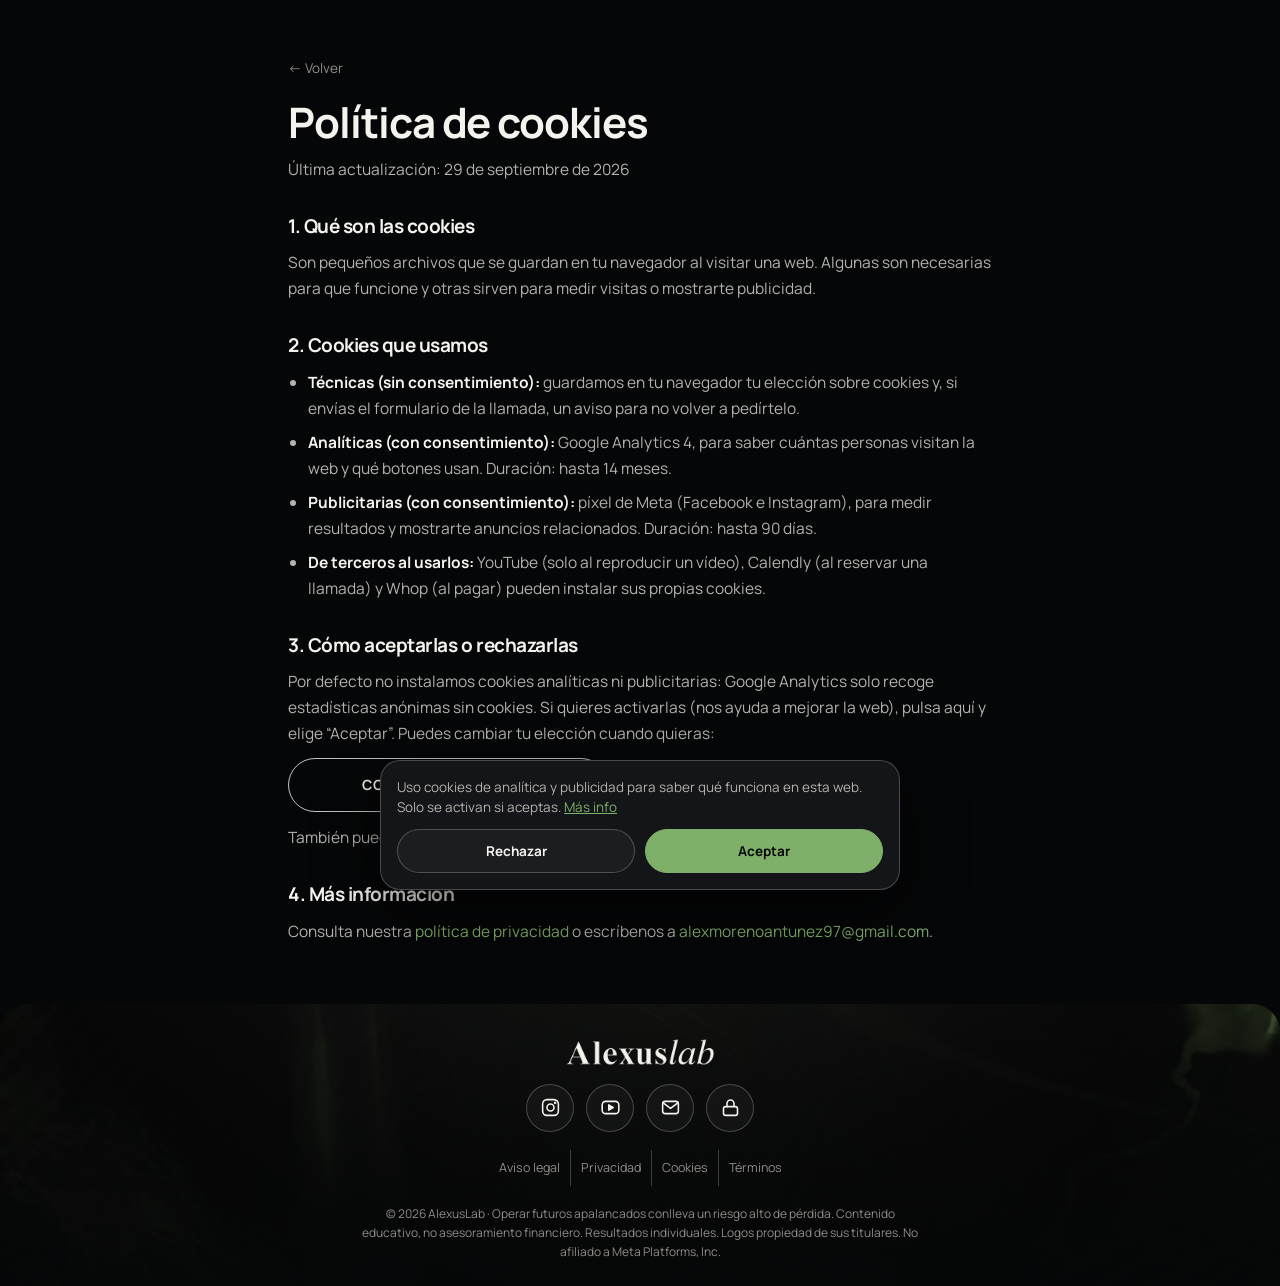
<file: cookies.html>
<!doctype html>
<html lang="es">
<head>
<meta charset="utf-8" />
<meta name="viewport" content="width=device-width, initial-scale=1, viewport-fit=cover" />
<title>Política de cookies — AlexusLab</title>
<link rel="icon" href="[data-uri]" type="image/png" />
<link rel="alternate icon" href="favicon.ico" sizes="any" />
<link rel="apple-touch-icon" href="assets/apple-touch-icon.png" />
<meta name="theme-color" content="#050607" />
<link rel="preconnect" href="https://fonts.googleapis.com" />
<link rel="preconnect" href="https://fonts.gstatic.com" crossorigin />
<link rel="stylesheet" href="https://fonts.googleapis.com/css2?family=Manrope:wght@400;500;600;700;800&display=swap" />
<link rel="stylesheet" href="funnel.css" />
<script>window.dataLayer=window.dataLayer||[];function gtag(){dataLayer.push(arguments)}
(function(){var c=null;try{c=localStorage.getItem('al_consent')}catch(e){}var g=c==='yes'?'granted':'denied';
gtag('consent','default',{analytics_storage:g,ad_storage:g,ad_user_data:g,ad_personalization:g});})();
gtag('js',new Date());gtag('config','G-5V6SQC3VV2');</script>
<script async src="https://www.googletagmanager.com/gtag/js?id=G-5V6SQC3VV2"></script>
</head>
<body>
<main class="legal">
  <div class="wrap wrap--narrow">
    <a class="legal__back" href="index.html">← Volver</a>
    <h1>Política de cookies</h1>
    <p class="legal__date">Última actualización: 29 de septiembre de 2026</p>
    <h2>1. Qué son las cookies</h2>
    <p>Son pequeños archivos que se guardan en tu navegador al visitar una web. Algunas son necesarias para que funcione y otras sirven para medir visitas o mostrarte publicidad.</p>
    <h2>2. Cookies que usamos</h2>
    <ul>
      <li><b>Técnicas (sin consentimiento):</b> guardamos en tu navegador tu elección sobre cookies y, si envías el formulario de la llamada, un aviso para no volver a pedírtelo.</li>
      <li><b>Analíticas (con consentimiento):</b> Google Analytics 4, para saber cuántas personas visitan la web y qué botones usan. Duración: hasta 14 meses.</li>
      <li><b>Publicitarias (con consentimiento):</b> píxel de Meta (Facebook e Instagram), para medir resultados y mostrarte anuncios relacionados. Duración: hasta 90 días.</li>
      <li><b>De terceros al usarlos:</b> YouTube (solo al reproducir un vídeo), Calendly (al reservar una llamada) y Whop (al pagar) pueden instalar sus propias cookies.</li>
    </ul>
    <h2>3. Cómo aceptarlas o rechazarlas</h2>
    <p>Por defecto no instalamos cookies analíticas ni publicitarias: Google Analytics solo recoge estadísticas anónimas sin cookies. Si quieres activarlas (nos ayuda a mejorar la web), pulsa aquí y elige “Aceptar”. Puedes cambiar tu elección cuando quieras:</p>
    <p><button type="button" class="btn btn--outline" data-cookie-settings style="max-width:320px">Configurar cookies</button></p>
    <p>También puedes borrarlas o bloquearlas desde la configuración de tu navegador.</p>
    <h2>4. Más información</h2>
    <p>Consulta nuestra <a href="privacidad.html">política de privacidad</a> o escríbenos a <a href="mailto:alexmorenoantunez97@gmail.com">alexmorenoantunez97@gmail.com</a>.</p>
  </div>
</main>
<footer class="foot">
  <div class="wrap foot__in">
    <a href="index.html" aria-label="Inicio"><img class="foot__logo" src="[data-uri]" alt="AlexusLab" width="149" height="28" style="height:28px" loading="lazy" /></a>
    <nav class="foot__soc" aria-label="Redes y accesos">
      <a href="https://www.instagram.com/alexus.trader/" target="_blank" rel="noopener" aria-label="Instagram" title="Instagram"><svg viewBox="0 0 24 24"><rect x="3" y="3" width="18" height="18" rx="5"/><circle cx="12" cy="12" r="4"/><circle cx="17.3" cy="6.7" r=".6" fill="currentColor"/></svg></a>
      <a href="https://youtube.com/@alexus.trader" target="_blank" rel="noopener" aria-label="YouTube" title="YouTube"><svg viewBox="0 0 24 24"><rect x="2.5" y="5" width="19" height="14" rx="4"/><path d="m10 9 5 3-5 3z" fill="currentColor"/></svg></a>
      <a href="mailto:alexmorenoantunez97@gmail.com" aria-label="Email" title="Email"><svg viewBox="0 0 24 24"><rect x="3" y="5" width="18" height="14" rx="3"/><path d="m4 7 8 6 8-6"/></svg></a>
      <a href="https://app.alexus-lab.com/" target="_blank" rel="noopener" aria-label="Acceso a la plataforma" title="Acceso a la plataforma"><svg viewBox="0 0 24 24"><rect x="4" y="11" width="16" height="10" rx="2.5"/><path d="M8 11V7.5a4 4 0 0 1 8 0V11"/></svg></a>
    </nav>
    <nav class="foot__legal-links" aria-label="Legal"><a href="aviso-legal.html">Aviso legal</a><a href="privacidad.html">Privacidad</a><a href="cookies.html">Cookies</a><a href="terminos.html">Términos</a></nav>
    <p class="foot__legal">© 2026 AlexusLab · Operar futuros apalancados conlleva un riesgo alto de pérdida. Contenido educativo, no asesoramiento financiero. Resultados individuales. Logos propiedad de sus titulares. No afiliado a Meta Platforms, Inc.</p>
  </div>
</footer>
<script src="funnel.js"></script>
</body>
</html>
</file>
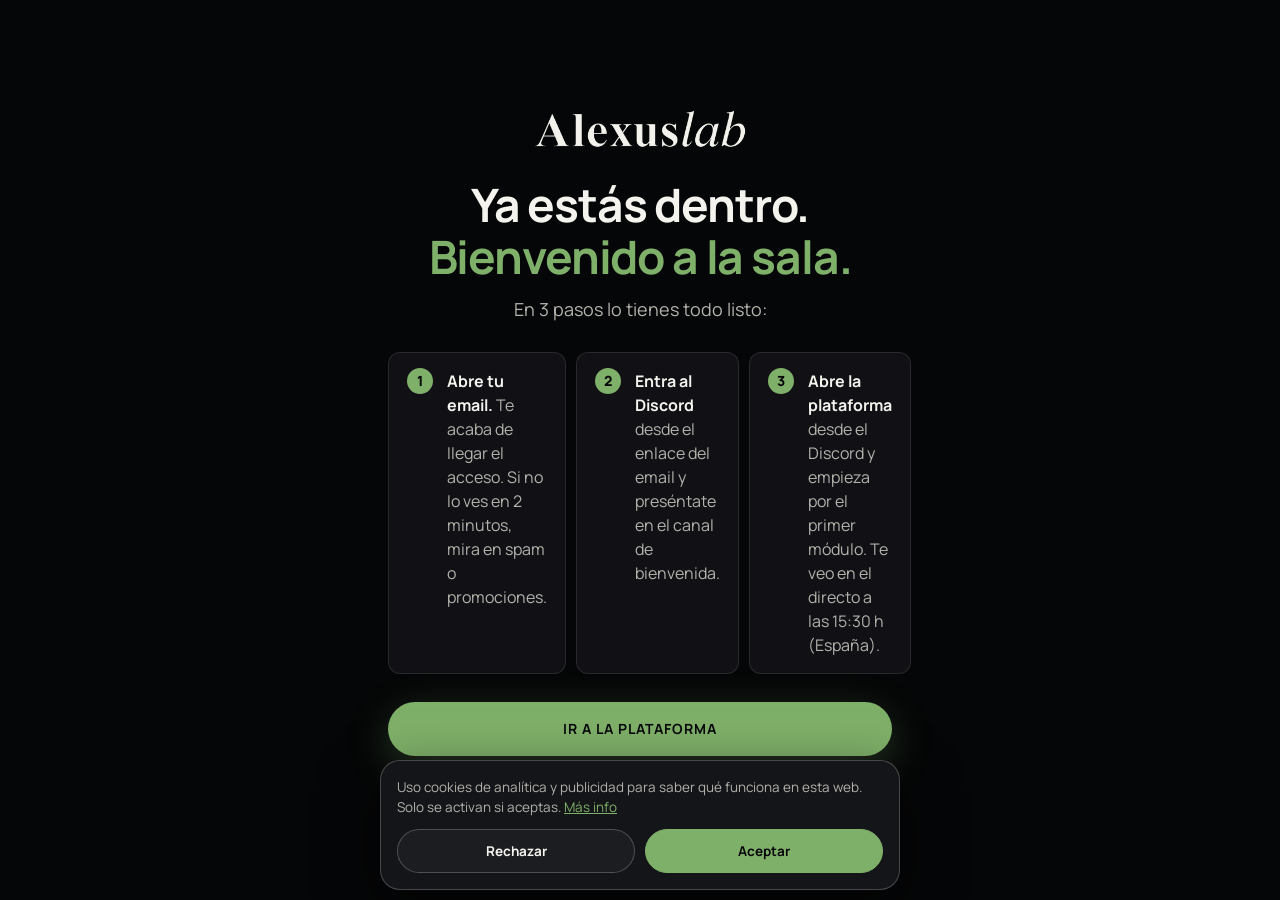
<file: gracias.html>
<!doctype html>
<html lang="es">
<head>
<meta charset="utf-8" />
<meta name="viewport" content="width=device-width, initial-scale=1, viewport-fit=cover" />
<title>Bienvenido a la sala — AlexusLab</title>
<meta name="robots" content="noindex" />
<link rel="icon" href="[data-uri]" type="image/png" />
<link rel="alternate icon" href="favicon.ico" sizes="any" />
<link rel="apple-touch-icon" href="assets/apple-touch-icon.png" />
<meta name="theme-color" content="#050607" />
<link rel="preconnect" href="https://fonts.googleapis.com" />
<link rel="preconnect" href="https://fonts.gstatic.com" crossorigin />
<link rel="stylesheet" href="https://fonts.googleapis.com/css2?family=Manrope:wght@400;500;600;700;800&display=swap" />
<link rel="stylesheet" href="funnel.css" />
<script>window.dataLayer=window.dataLayer||[];function gtag(){dataLayer.push(arguments)}
(function(){var c=null;try{c=localStorage.getItem('al_consent')}catch(e){}var g=c==='yes'?'granted':'denied';
gtag('consent','default',{analytics_storage:g,ad_storage:g,ad_user_data:g,ad_personalization:g});})();
gtag('js',new Date());gtag('config','G-5V6SQC3VV2');</script>
<script async src="https://www.googletagmanager.com/gtag/js?id=G-5V6SQC3VV2"></script>
<style>
.ok{min-height:100svh;display:flex;align-items:center;padding:40px 0}
.ok__box{max-width:560px;margin:0 auto;text-align:center}
.ok__logo{height:48px;margin:0 auto 30px;display:block}
.ok h1{font-size:clamp(30px,5vw,46px);margin-bottom:14px}
.ok .lead{margin-bottom:28px}
.steps{list-style:none;counter-reset:s;padding:0;margin:0 0 28px;text-align:left;display:grid;gap:10px}
.steps li{counter-increment:s;position:relative;padding:16px 18px 16px 58px;border:1px solid var(--f-line);border-radius:12px;background:rgba(20,21,24,.85);font-size:16px;line-height:1.5;color:var(--f-ink-2)}
.steps li::before{content:counter(s);position:absolute;left:18px;top:15px;width:26px;height:26px;border-radius:50%;background:var(--f-g);color:#08090A;font-weight:800;font-size:14px;display:grid;place-items:center}
.steps b{color:var(--f-ink)}
.ok__help{margin-top:16px;font-size:14px;color:var(--f-ink-3)}
</style>
</head>
<body>
<main class="ok">
  <div class="wrap ok__box">
    <img class="ok__logo" src="[data-uri]" alt="AlexusLab" style="height:40px" />
    <h1>Ya estás dentro. <span class="g">Bienvenido a la sala.</span></h1>
    <p class="lead">En 3 pasos lo tienes todo listo:</p>
    <ol class="steps">
      <li><b>Abre tu email.</b> Te acaba de llegar el acceso. Si no lo ves en 2 minutos, mira en spam o promociones.</li>
      <li><b>Entra al Discord</b> desde el enlace del email y preséntate en el canal de bienvenida.</li>
      <li><b>Abre la plataforma</b> desde el Discord y empieza por el primer módulo. Te veo en el directo a las 15:30 h (España).</li>
    </ol>
    <a class="btn btn--primary" href="https://app.alexus-lab.com/">Ir a la plataforma</a>
    <p class="ok__help">¿Algún problema con el acceso? <a href="https://ig.me/m/alexus.trader" target="_blank" rel="noopener">Escríbeme por Instagram</a>.</p>
  </div>
</main>
<script src="funnel.js"></script>
<script>
// Configura en Whop la URL de redirección tras el pago:
//   plan mensual  → https://www.alexus-lab.com/gracias.html?plan=mensual
//   plan 6 meses  → https://www.alexus-lab.com/gracias.html?plan=6meses
(function(){
  var plan=(location.search.match(/[?&]plan=([^&]+)/)||[])[1]||'desconocido';
  var value=plan==='6meses'?210:(plan==='mensual'?49.99:0);
  var key='al_purchase_'+plan;
  try{if(sessionStorage.getItem(key))return;sessionStorage.setItem(key,'1');}catch(e){}
  alTrack('purchase',{plan:plan,value:value,currency:'EUR',transaction_id:plan+'-'+Date.now()});
})();
</script>
</body>
</html>
</file>
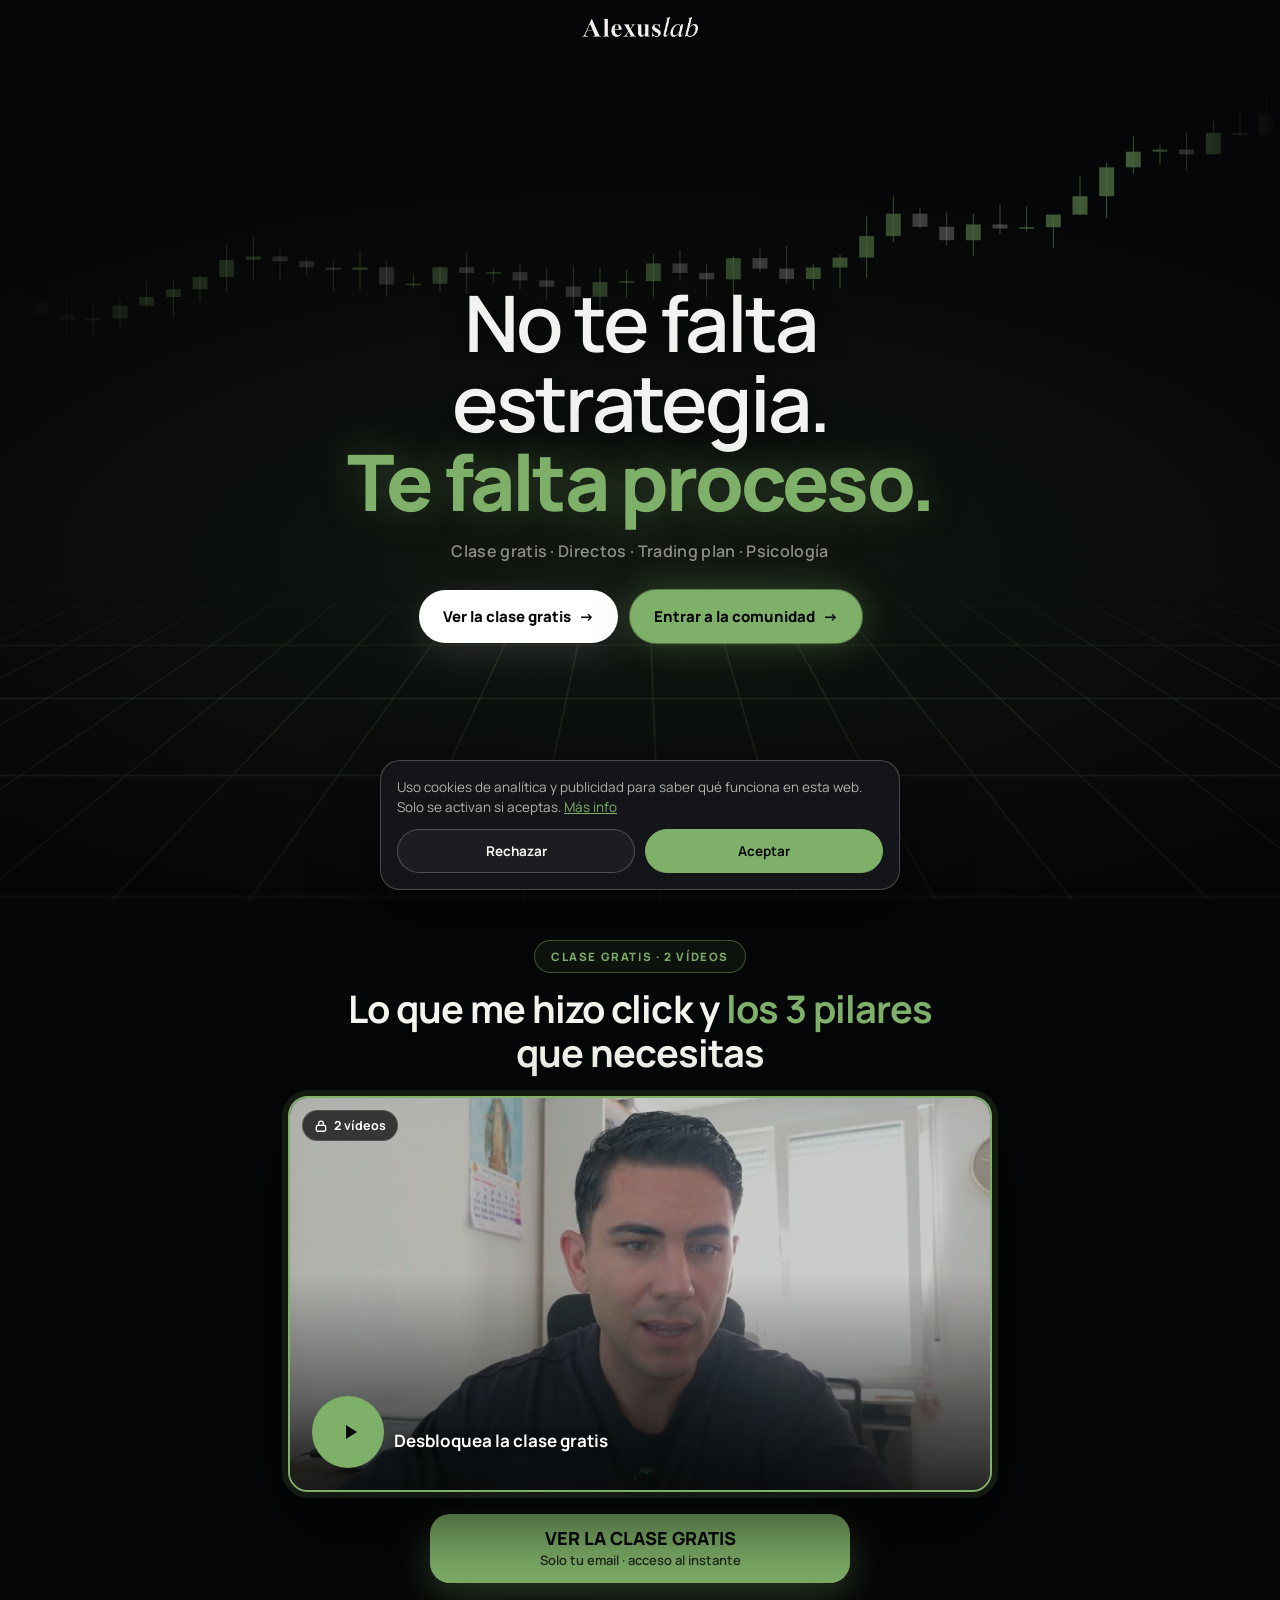
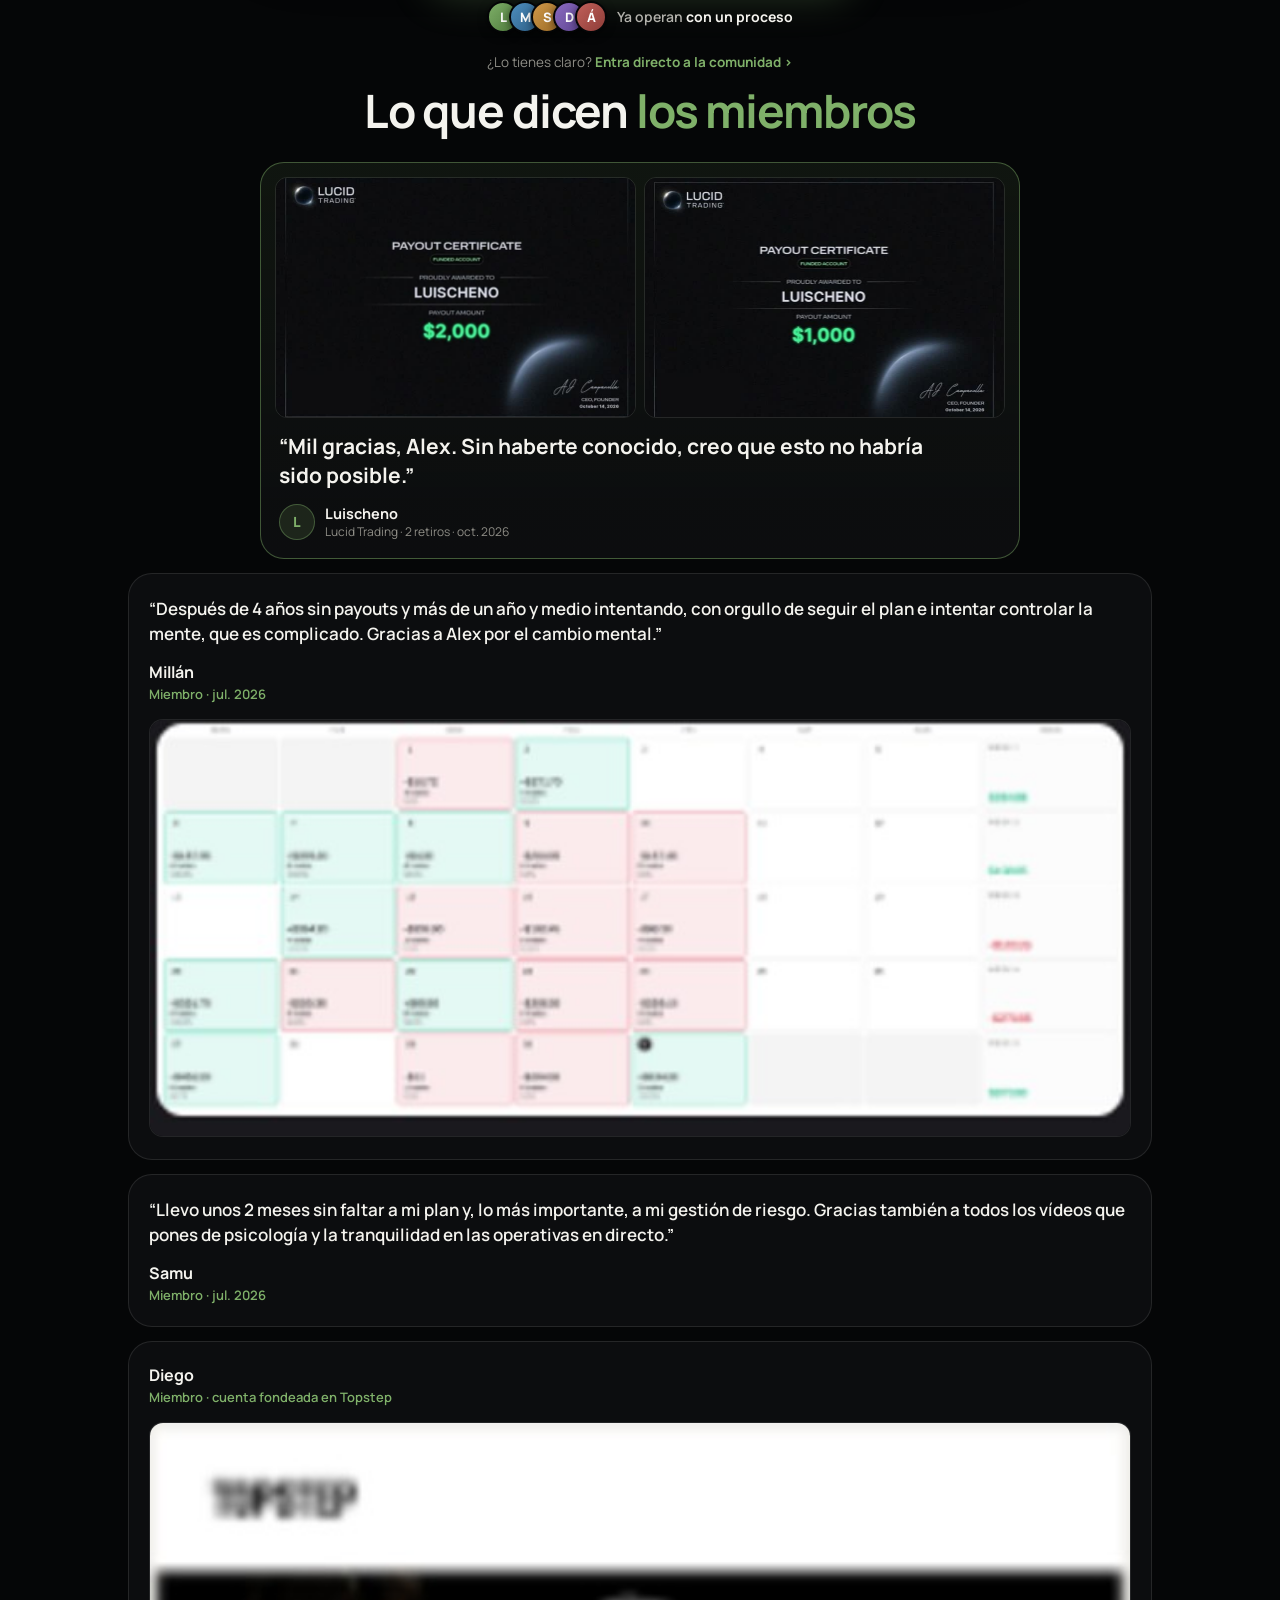
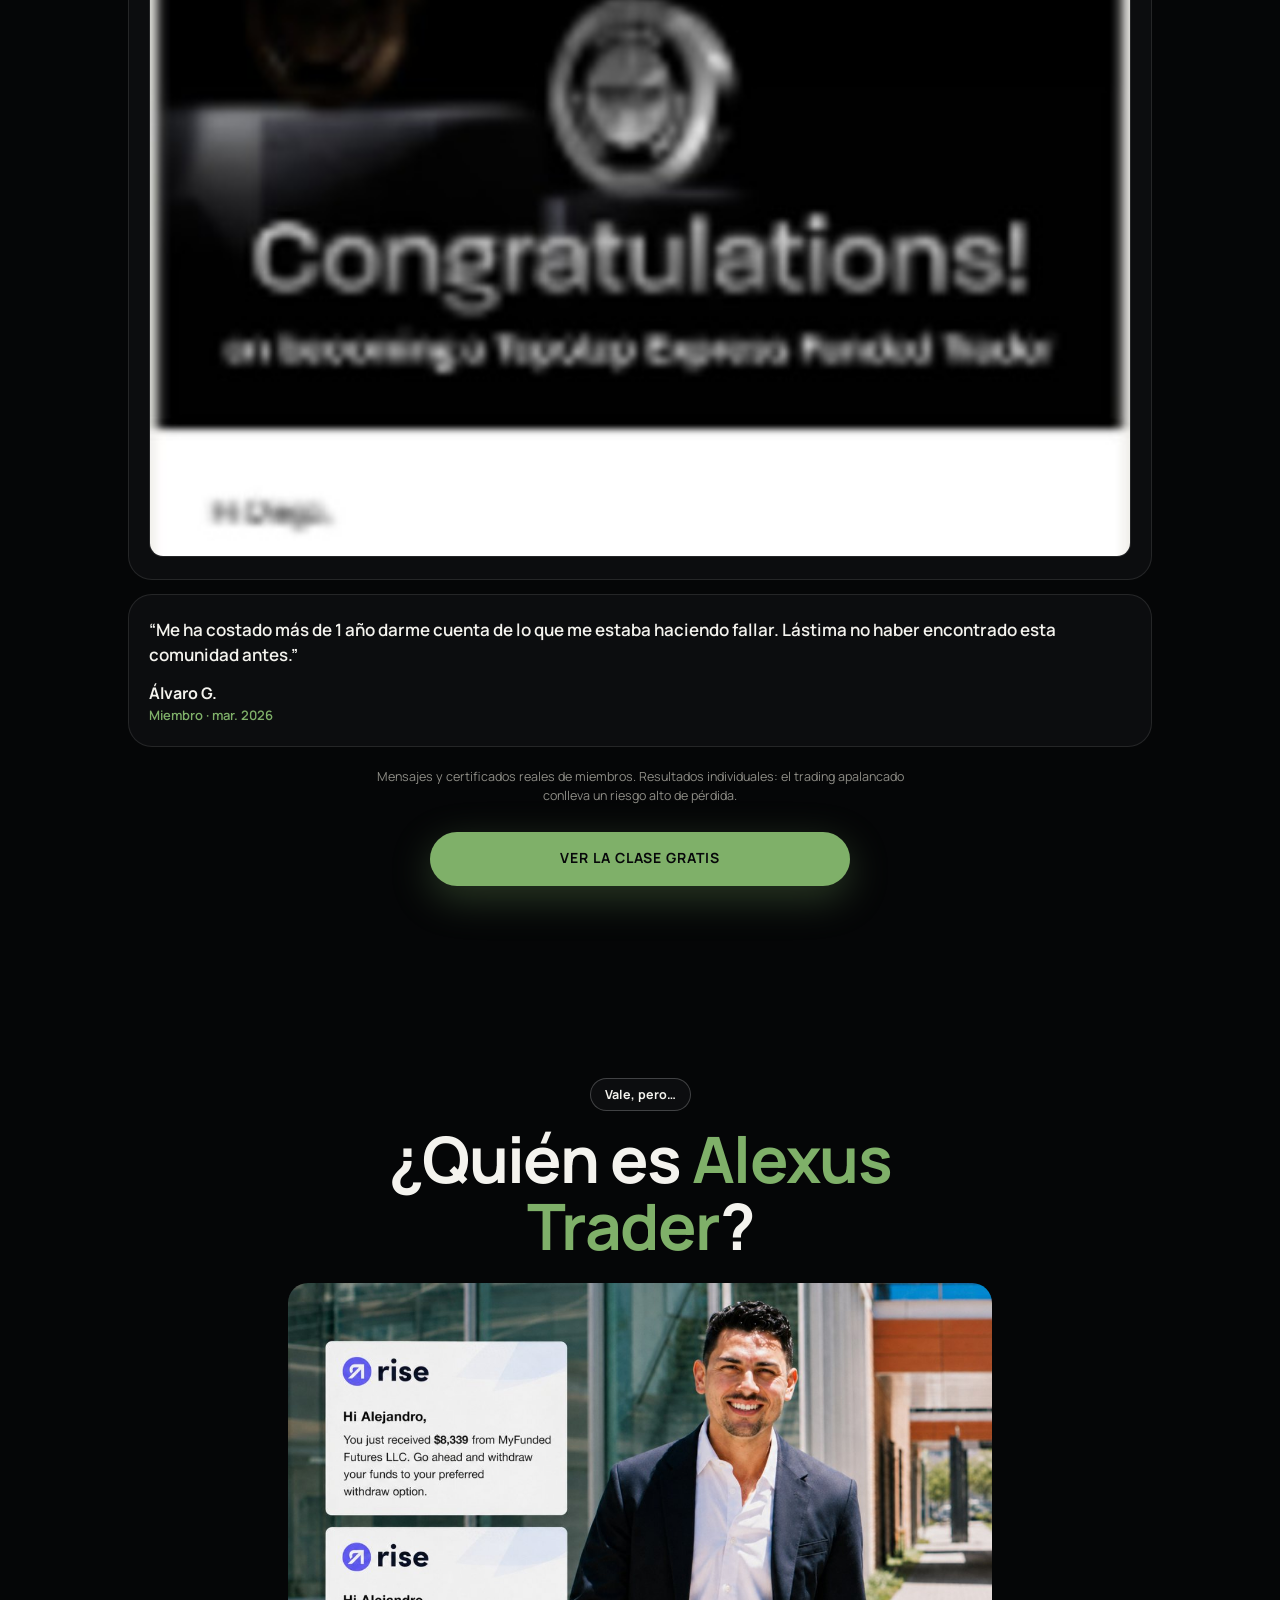
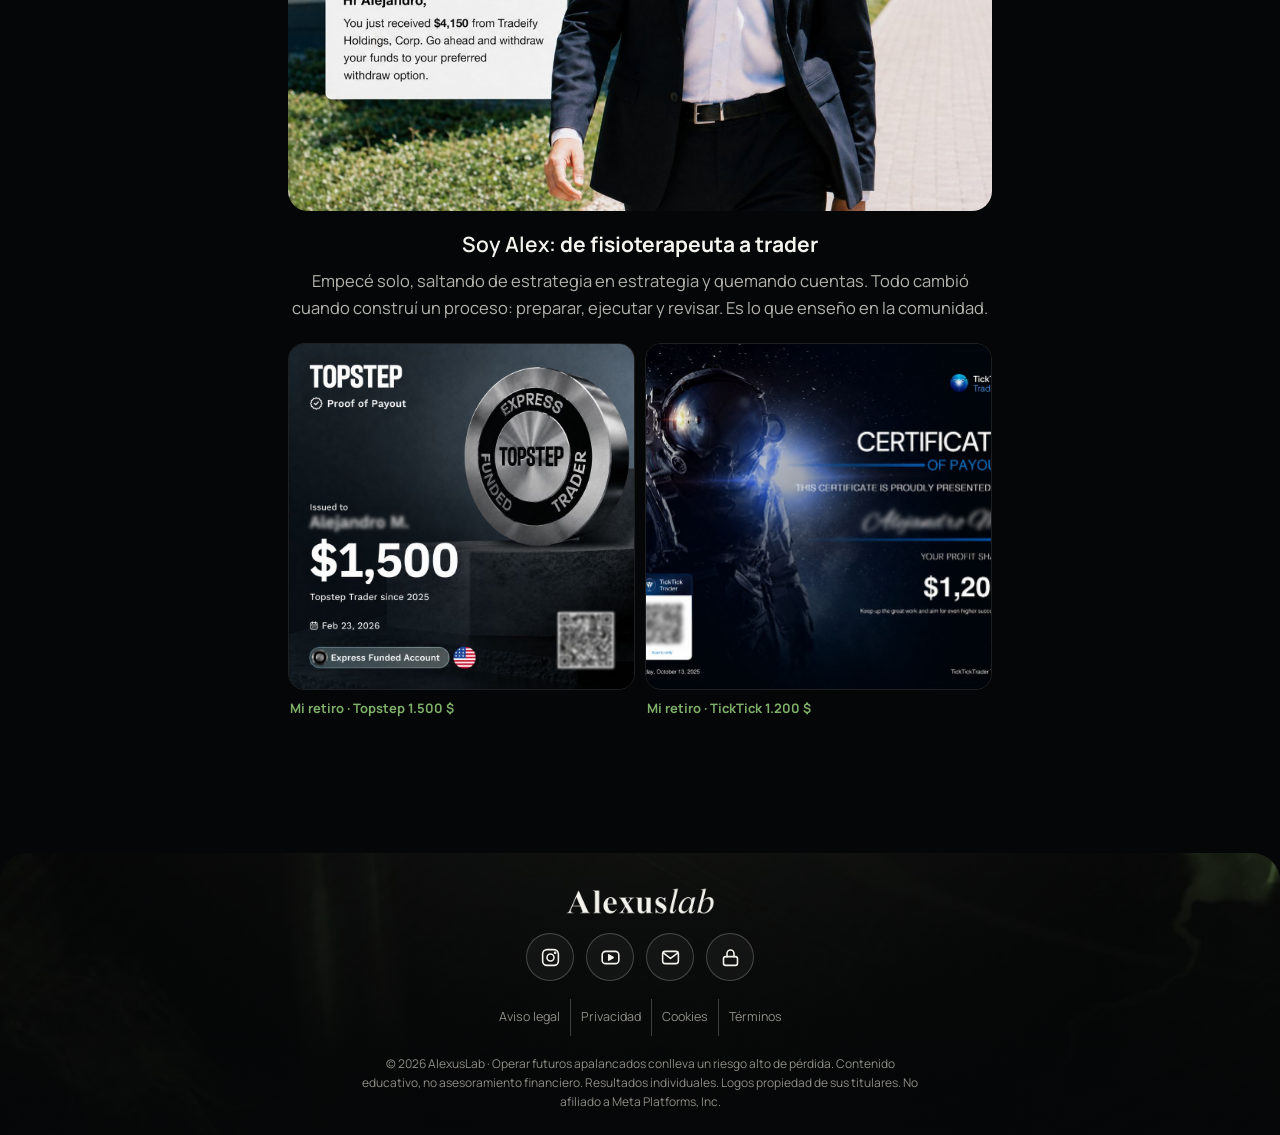
<file: Mentoria.html>
<!doctype html>
<html lang="es">
<head>
<meta charset="utf-8" />
<meta name="viewport" content="width=device-width, initial-scale=1, viewport-fit=cover" />
<title>Clase gratis: los 3 pilares para operar como trader — AlexusLab</title>
<meta name="description" content="Clase gratis: los 3 pilares que necesitas implementar si quieres ser trader y lo que me hizo click para ser rentable. Dos vídeos, sin tarjeta." />
<meta property="og:type" content="website" />
<meta property="og:site_name" content="AlexusLab" />
<meta property="og:title" content="Clase gratis — AlexusLab" />
<meta property="og:description" content="Dos vídeos gratis: lo que me hizo click y los 3 pilares que necesitas si quieres ser trader." />
<meta property="og:image" content="https://www.alexus-lab.com/assets/og.jpg?v=2" />
<meta property="og:url" content="https://www.alexus-lab.com/Mentoria.html" />
<meta name="twitter:card" content="summary_large_image" />
<link rel="icon" href="[data-uri]" type="image/png" />
<link rel="alternate icon" href="favicon.ico" sizes="any" />
<link rel="apple-touch-icon" href="assets/apple-touch-icon.png" />
<meta name="theme-color" content="#050607" />
<link rel="preconnect" href="https://fonts.googleapis.com" />
<link rel="preconnect" href="https://fonts.gstatic.com" crossorigin />
<link rel="stylesheet" href="https://fonts.googleapis.com/css2?family=Manrope:wght@400;500;600;700;800&display=swap" />
<link rel="stylesheet" href="funnel.css" />
<script>window.dataLayer=window.dataLayer||[];function gtag(){dataLayer.push(arguments)}
(function(){var c=null;try{c=localStorage.getItem('al_consent')}catch(e){}var g=c==='yes'?'granted':'denied';
gtag('consent','default',{analytics_storage:g,ad_storage:g,ad_user_data:g,ad_personalization:g});})();
gtag('js',new Date());gtag('config','G-5V6SQC3VV2');</script>
<script async src="https://www.googletagmanager.com/gtag/js?id=G-5V6SQC3VV2"></script>
<style>
.quiz__box{position:relative;background:rgba(20,21,24,.9);border:1px solid var(--f-line);border-radius:20px;padding:clamp(30px,4vw,46px) clamp(22px,3.4vw,44px) clamp(24px,3vw,34px);min-height:440px;display:flex;flex-direction:column;box-shadow:0 30px 90px rgba(0,0,0,.55);overflow:hidden}
.quiz__bar{position:absolute;top:0;left:0;right:0;height:5px;background:rgba(255,255,255,.07)}
.quiz__bar i{display:block;height:100%;background:linear-gradient(90deg,var(--f-g),#B4E08C);box-shadow:0 0 18px rgba(127,176,105,.75);transition:width .4s cubic-bezier(.4,0,.2,1)}
.quiz__n{font-family:ui-monospace,SFMono-Regular,Menlo,monospace;font-size:13px;font-weight:700;letter-spacing:.2em;color:var(--f-g);margin-bottom:16px}
.quiz__n span{color:var(--f-ink-3)}
.quiz__q{font-size:clamp(24px,3.8vw,36px);font-weight:800;letter-spacing:-.025em;line-height:1.12;text-wrap:pretty}
.quiz__sub{margin-top:10px;font-size:15px;color:var(--f-ink-3)}
.quiz__opts{display:flex;flex-direction:column;gap:11px;margin-top:26px}
.quiz__opt{display:flex;align-items:center;gap:15px;width:100%;text-align:left;padding:18px 20px;border-radius:12px;background:rgba(28,30,34,.9);border:1px solid var(--f-line);color:var(--f-ink);font-family:var(--f-font);font-size:17px;font-weight:600;cursor:pointer;transition:border-color .18s,background .18s,box-shadow .18s,transform .12s}
.quiz__opt:hover{border-color:var(--f-g);background:rgba(127,176,105,.1);box-shadow:0 0 0 1px rgba(127,176,105,.35),0 0 28px rgba(127,176,105,.18);transform:translateX(4px)}
.quiz__opt i{flex:0 0 auto;width:30px;height:30px;border-radius:8px;display:grid;place-items:center;background:rgba(255,255,255,.06);border:1px solid var(--f-line);font-family:ui-monospace,SFMono-Regular,Menlo,monospace;font-style:normal;font-size:12px;font-weight:800;color:var(--f-ink-3)}
.quiz__opt:hover i{color:var(--f-g);border-color:rgba(127,176,105,.55)}
.quiz__field{margin-top:30px;display:flex;gap:14px;align-items:flex-end;flex-wrap:wrap}
.quiz__field input,.quiz__field select,.quiz__field textarea{flex:1 1 220px;min-width:0;background:transparent;border:0;border-bottom:1.5px solid rgba(127,176,105,.55);color:var(--f-ink);font-family:var(--f-font);font-size:clamp(18px,2.4vw,23px);padding:10px 2px;transition:border-color .18s}
.quiz__field textarea{flex:1 1 100%;border:1.5px solid var(--f-line);border-radius:12px;background:rgba(28,30,34,.8);padding:16px;font-size:17px;line-height:1.5;min-height:120px;resize:vertical}
.quiz__field select{flex:0 0 auto;width:auto;max-width:100%;font-size:17px;cursor:pointer}
.quiz__field select option{background:#141518;color:#fff}
.quiz__field input:focus,.quiz__field select:focus,.quiz__field textarea:focus{outline:0;border-color:var(--f-g)}
.quiz__field ::placeholder{color:var(--f-ink-3)}
.quiz__foot{margin-top:auto;padding-top:30px;display:flex;align-items:center;gap:18px;flex-wrap:wrap}
.quiz__back{background:0;border:0;color:var(--f-ink-3);font-family:ui-monospace,SFMono-Regular,Menlo,monospace;font-size:13.5px;cursor:pointer;padding:6px 2px}
.quiz__back:hover{color:var(--f-ink)}
.quiz__next{border:0;border-radius:12px;background:var(--f-g);color:#08090A;font-family:var(--f-font);font-size:16px;font-weight:800;letter-spacing:.06em;text-transform:uppercase;padding:17px 30px;cursor:pointer;box-shadow:0 0 0 1px rgba(127,176,105,.6),0 0 30px rgba(127,176,105,.35);transition:box-shadow .2s,transform .12s}
.quiz__next:hover{box-shadow:0 0 0 1px rgba(180,224,140,.85),0 0 54px rgba(127,176,105,.6);transform:translateY(-1px)}
.quiz__hint{font-family:ui-monospace,SFMono-Regular,Menlo,monospace;font-size:12px;color:var(--f-ink-3)}
.quiz__err{margin-top:12px;font-size:14px;color:#D98A8A}
.quiz__done{text-align:center;display:flex;flex-direction:column;justify-content:center;flex:1;gap:16px}
.quiz__check{width:66px;height:66px;border-radius:50%;background:rgba(127,176,105,.14);border:1px solid rgba(127,176,105,.5);display:grid;place-items:center;margin:0 auto}
.quiz__check svg{width:29px;height:29px;stroke:var(--f-g);fill:none;stroke-width:2.6;stroke-linecap:round;stroke-linejoin:round}
.quiz__box{min-height:400px}
.quiz__field--stack{flex-direction:column;align-items:stretch;gap:18px}
.quiz__field--stack input{flex:0 0 auto;width:100%}
.quiz__ok{display:flex;gap:12px;align-items:flex-start;margin-top:22px;font-size:14px;line-height:1.5;color:var(--f-ink-2);cursor:pointer}
.quiz__ok input{flex:0 0 auto;width:20px;height:20px;margin:1px 0 0;accent-color:var(--f-g)}
.quiz__ok a{text-decoration:underline}
@media(hover:none){.quiz__hint{display:none}}
body.done .sec:not(#resultado),body.done .hero,body.done .quiz,body.done .big-mq,body.done .sticky-cta,body.done [data-sticky-after]{display:none!important}
#resultado{display:none}
body.done #resultado{display:block}
.res{max-width:760px;margin:0 auto;text-align:center}
.res h2{font-size:clamp(28px,4.4vw,44px);margin-bottom:12px}
.res .lead{max-width:600px;margin:0 auto 26px}
.res__cal{height:760px;border-radius:14px;overflow:hidden;background:#fff}
.res__alt{margin-top:18px;font-size:14px;color:var(--f-ink-3)}
.res__alt button{background:0;border:0;padding:0;color:var(--f-g);font-family:var(--f-font);font-size:14px;text-decoration:underline;cursor:pointer}
.res__card{border:1px solid rgba(127,176,105,.5);border-radius:16px;padding:26px 22px;background:linear-gradient(180deg,rgba(127,176,105,.1),rgba(20,21,24,.9));text-align:left}
.res__card p{color:var(--f-ink-2);font-size:16px;line-height:1.55;margin-bottom:18px}
.res__card b{color:var(--f-ink)}
.res__price{font-size:clamp(34px,6vw,46px);font-weight:800;letter-spacing:-.03em;margin-bottom:4px}
.res__price span{font-size:15px;font-weight:600;color:var(--f-ink-3);letter-spacing:0}
.res__err{margin-top:16px;font-size:14px;color:#D98A8A}
.men .hero{min-height:58svh}
.men .hero h1{font-size:clamp(30px,6vw,52px)}
.quiz{position:relative;z-index:3;max-width:640px;margin:-6px auto 0;padding:0 var(--f-pad)}
.quiz__box{border-radius:var(--f-r);min-height:380px;padding:30px 20px 22px}
.quiz__opt{border-radius:14px}
.quiz__next{border-radius:999px;font-size:14px;padding:15px 26px}
.quiz__q{font-size:clamp(22px,5.4vw,32px)}
.quiz__ok input{accent-color:var(--f-g)}
.res__cal{height:760px}
.vids__logo{height:40px;width:auto;margin:0 auto 26px}
.res h2{font-size:clamp(28px,6vw,44px)}
</style>
<style>.res__price span{display:block;margin-top:6px}</style>
<style>
.res{text-align:left;max-width:720px}
.res>h2,.res>.lead{text-align:center}
.cls{margin-top:30px}
.cls__t{font-size:clamp(19px,4.6vw,26px);line-height:1.25;letter-spacing:-.02em;margin-bottom:14px}
.cls__t b{color:var(--f-g)}
.cls .vid img{filter:brightness(.6)}
.cls .vid__play{place-items:center;padding:0}
.next{margin-top:44px;padding:26px 20px;border:1px solid rgba(127,176,105,.5);border-radius:var(--f-r);background:linear-gradient(180deg,rgba(127,176,105,.1),var(--f-bg-2) 55%)}
.next h3{font-size:clamp(26px,6vw,36px);margin-bottom:10px}
.next>p{font-size:15.5px;line-height:1.55;color:var(--f-ink-2);margin-bottom:18px}
.next .res__card{border:1px solid var(--f-line);background:var(--f-bg)}
.res__more{margin-top:14px;text-align:center;font-size:14px;font-weight:700}
.doubts{margin-top:22px;text-align:center}
.doubts b{display:block;font-size:15px;margin-bottom:12px}
.doubts__b{display:grid;gap:10px}
@media(min-width:560px){.doubts__b{grid-template-columns:1fr 1fr}}
.doubts .btn{min-height:48px;font-size:12.5px}
</style>
<style>.men .hero{min-height:auto;padding-top:88px}.steps3 p{margin:0}</style>
<style>.men .hero__bg::after{background:linear-gradient(180deg,rgba(5,6,7,.62) 0%,rgba(5,6,7,.7) 50%,rgba(5,6,7,.9) 85%,#050607 100%)}@media(min-width:900px){.men .hero__bg::after{background:linear-gradient(180deg,transparent 60%,rgba(5,6,7,.5))}}</style>
<style>
.quiz__trust{max-width:640px;margin:12px auto 0;padding:0 var(--f-pad);text-align:center;font-size:13px;font-weight:600;color:var(--f-ink-3)}
.lessons{display:grid;gap:10px}
.lesson{display:flex;gap:14px;align-items:center;padding:18px;border:1px solid rgba(127,176,105,.4);border-radius:var(--f-r);background:linear-gradient(180deg,rgba(127,176,105,.1),var(--f-bg-2))}
.lesson__n{flex:0 0 auto;width:48px;height:48px;border-radius:14px;display:grid;place-items:center;background:var(--f-g);color:#07080A;font-weight:800}
.lesson small{display:block;font-size:11.5px;font-weight:700;letter-spacing:.14em;text-transform:uppercase;color:var(--f-g)}
.lesson b{display:block;margin-top:4px;font-size:16px;line-height:1.35}
.hero--plain{background:transparent!important;min-height:0!important;padding-bottom:6px}.hero--plain .hero__c{padding-bottom:18px}@media(min-width:900px){.hero--plain{padding-top:120px!important}.hero--plain h1{font-size:clamp(40px,4.4vw,56px)}}
</style>
<style>
.optin{min-height:0!important;padding:26px 20px 22px!important}
.optin .quiz__q{font-size:clamp(20px,5.2vw,26px)}
.optin .quiz__field{margin-top:18px}
.optin .quiz__ok{margin-top:18px;font-size:13.5px}
.optin__btn{width:100%;margin-top:20px;font-size:15px!important;padding:17px 22px!important}
.nq{margin-top:20px}
.nq b{display:block;font-size:16px;line-height:1.35;margin-bottom:10px}
.nq__o{display:grid;grid-template-columns:1fr 1fr;gap:8px}
.nq__o button{text-align:left;padding:13px 14px;border-radius:12px;background:rgba(28,30,34,.9);border:1px solid var(--f-line);color:var(--f-ink);font-family:var(--f-font);font-size:14.5px;font-weight:600;line-height:1.3;cursor:pointer;transition:border-color .15s,background .15s}
.nq__o button:hover{border-color:var(--f-g)}
.nq__o button.on{border-color:var(--f-g);background:rgba(127,176,105,.16);box-shadow:0 0 0 1px rgba(127,176,105,.4)}
</style>
<style>.direct{display:inline-flex;white-space:nowrap;max-width:100%;align-items:center;gap:6px;margin:0 auto 16px;padding:9px 16px;border:1px solid rgba(127,176,105,.45);border-radius:999px;background:rgba(127,176,105,.08);font-size:13px;color:var(--f-ink-2);text-decoration:none;transition:border-color .15s,background .15s}.direct b{color:var(--f-g);font-weight:700}.direct:hover{border-color:var(--f-g);background:rgba(127,176,105,.15)}</style>
<style>.direct-wrap{display:block;width:100%;max-width:420px;margin:0 auto 20px}.direct-wrap .btn{width:100%}.direct-wrap .btn b{letter-spacing:.05em;font-weight:800}.or{display:flex;align-items:center;gap:12px;margin-top:20px;font-size:12px;font-weight:700;letter-spacing:.16em;text-transform:uppercase;color:var(--f-ink-3)}.or::before,.or::after{content:"";flex:1;height:1px;background:var(--f-line)}</style>
<style>
.vp--lock{display:block;cursor:pointer}
.vp--lock .vp__cover{filter:brightness(.8)}
.vp__lk{position:absolute;top:12px;left:12px;z-index:3;display:inline-flex;align-items:center;gap:6px;padding:6px 11px;border-radius:999px;background:rgba(5,6,7,.72);border:1px solid rgba(255,255,255,.14);font-size:12.5px;font-weight:700;color:#fff}
.vp__lk svg{width:14px;height:14px;fill:none;stroke:currentColor;stroke-width:2.2}
.sheet{position:fixed;inset:0;z-index:400;display:none}
.sheet.on{display:block}
.sheet__bg{position:absolute;inset:0;background:rgba(0,0,0,.74);backdrop-filter:blur(5px)}
.sheet__box{position:absolute;left:0;right:0;bottom:0;max-width:520px;margin:0 auto;padding-bottom:calc(10px + env(safe-area-inset-bottom));animation:shUp .28s cubic-bezier(.2,.8,.2,1);background:#141518;border-radius:22px 22px 0 0}
.sheet .optin{border-radius:22px 22px 0 0;min-height:0!important;padding-top:34px!important}
.sheet .quiz__trust{background:rgba(20,21,24,.95);margin:0;padding:0 0 14px}
.sheet__x{position:absolute;top:8px;right:12px;z-index:2;width:40px;height:40px;background:0;border:0;color:var(--f-ink-3);font-size:30px;line-height:1;cursor:pointer}
@media(min-width:720px){.sheet__box{bottom:auto;top:50%;transform:translateY(-50%);animation:none}.sheet .optin{border-radius:22px}.sheet .quiz__trust{background:none;padding-top:12px}.sheet__box{background:none}}
@keyframes shUp{from{transform:translateY(40px);opacity:0}to{transform:none;opacity:1}}
body.sheet-on{overflow:hidden}
body.done .sheet,body.done .vsl{display:none!important}
</style>
<style>
.intro{position:relative;min-height:100svh;display:flex;align-items:center;justify-content:center;overflow:hidden;background:radial-gradient(120% 70% at 50% 62%,rgba(127,176,105,.10),transparent 60%),#050607}
.intro__cv{position:absolute;left:0;right:0;top:9%;width:100%;height:30%;opacity:.55;-webkit-mask-image:linear-gradient(90deg,transparent,#000 12%,#000 88%,transparent);mask-image:linear-gradient(90deg,transparent,#000 12%,#000 88%,transparent)}
.intro__grid{position:absolute;left:-50%;right:-50%;bottom:-6%;height:42%;background-image:linear-gradient(rgba(127,176,105,.16) 1px,transparent 1px),linear-gradient(90deg,rgba(127,176,105,.16) 1px,transparent 1px);background-size:56px 56px;transform:perspective(420px) rotateX(62deg);transform-origin:50% 0;-webkit-mask-image:linear-gradient(180deg,transparent,#000 35%,transparent 95%);mask-image:linear-gradient(180deg,transparent,#000 35%,transparent 95%);opacity:0;animation:inFade 1.2s .4s forwards}
.intro__c{position:relative;z-index:2;text-align:center;padding:96px 18px 70px;max-width:760px}
.intro__h{font-size:clamp(36px,10.4vw,78px);text-shadow:0 2px 24px rgba(5,6,7,.9);font-weight:800;letter-spacing:-.035em;line-height:1.02}
.intro__h span{display:block;opacity:0;transform:translateY(18px);animation:inUp .8s cubic-bezier(.2,.8,.2,1) forwards}
.intro__l1{color:#F2F3F0;font-weight:600;animation-delay:1.1s!important}
.intro__l2{color:var(--f-g);animation-delay:1.45s!important;text-shadow:0 0 40px rgba(127,176,105,.35)}
.intro__s{margin-top:18px;font-size:clamp(13px,3.6vw,16px);font-weight:600;letter-spacing:.02em;color:var(--f-ink-3);opacity:0;animation:inFade .8s 1.9s forwards}
.intro__b{margin-top:28px;display:flex;flex-wrap:wrap;gap:12px;justify-content:center;opacity:0;animation:inUp .8s 2.15s cubic-bezier(.2,.8,.2,1) forwards;transform:translateY(14px)}
.intro__btn{display:inline-flex;align-items:center;gap:8px;padding:16px 24px;border-radius:999px;font-size:15px;font-weight:800;text-decoration:none;transition:transform .15s,box-shadow .2s}
.intro__btn span{transition:transform .15s}.intro__btn:hover span{transform:translateX(3px)}
.intro__btn--w{background:#fff;color:#07080A;box-shadow:0 10px 40px rgba(255,255,255,.12)}
.intro__btn--g{background:var(--f-g);color:#07080A;box-shadow:0 0 0 1px rgba(127,176,105,.6),0 0 36px rgba(127,176,105,.35)}
.intro__btn:hover{transform:translateY(-1px)}
@media(max-width:419px){.intro__btn{flex:1 1 100%;justify-content:center}}
.intro__down{position:absolute;bottom:18px;left:50%;transform:translateX(-50%);z-index:2;color:var(--f-ink-3);opacity:0;animation:inFade .8s 2.6s forwards}
.intro__down svg{width:26px;height:26px;fill:none;stroke:currentColor;stroke-width:2;animation:bob 2s 3s infinite}
.vsl__h{font-size:clamp(24px,6.4vw,38px);font-weight:700;letter-spacing:-.025em;line-height:1.15;margin:14px auto 18px;max-width:640px;text-align:center}
#clase{padding-top:40px}
@keyframes inUp{to{opacity:1;transform:none}}
@keyframes inFade{to{opacity:1}}
@keyframes bob{50%{transform:translateY(5px)}}
@media(prefers-reduced-motion:reduce){.intro *{animation:none!important;opacity:1!important;transform:none!important}.intro__grid{transform:perspective(420px) rotateX(62deg)!important}}
body.done .intro{display:none!important}
</style>
</head>
<body class="men vslp">


<header class="top">
  <div class="top__in">
    <span class="top__sp"></span>
    <a href="index.html" aria-label="Inicio"><img class="top__logo" src="[data-uri]" alt="AlexusLab" width="117" height="22" style="height:22px" /></a>
    <span class="top__sp"></span>
  </div>
</header>

<section class="intro" aria-label="AlexusLab">
  <canvas class="intro__cv" aria-hidden="true"></canvas>
  <div class="intro__grid" aria-hidden="true"></div>
  <div class="intro__c">
    <h1 class="intro__h"><span class="intro__l1">No te falta estrategia.</span><span class="intro__l2">Te falta proceso.</span></h1>
    <p class="intro__s">Clase gratis · Directos · Trading plan · Psicología</p>
    <div class="intro__b">
      <a class="intro__btn intro__btn--w" href="#aplicar">Ver la clase gratis <span>→</span></a>
      <a class="intro__btn intro__btn--g" href="Comunidad.html">Entrar a la comunidad <span>→</span></a>
    </div>
  </div>
  <a class="intro__down" href="#clase" aria-label="Bajar"><svg viewBox="0 0 24 24"><path d="m6 9 6 6 6-6"/></svg></a>
</section>
<section class="vsl" id="clase">
  <div class="wrap vsl__in">
    <span class="pill-k pill-k--g">Clase gratis · 2 vídeos</span>
    <h2 class="vsl__h">Lo que me hizo click y <span class="g">los 3 pilares</span> que necesitas</h2>
    <a class="vp vp--lock" href="#aplicar" aria-label="Desbloquear la clase gratis">
      <img class="vp__cover" src="[data-uri]" alt="Alex en la clase gratis" width="1280" height="720" fetchpriority="high" />
      <span class="vp__lk"><svg viewBox="0 0 24 24"><rect x="4" y="11" width="16" height="10" rx="2.5"/><path d="M8 11V7.5a4 4 0 0 1 8 0V11"/></svg>2 vídeos</span>
      <span class="vp__btn"><span class="vp__play"><svg viewBox="0 0 24 24"><path d="M8 5v14l11-7z"/></svg></span><span class="vp__msg">Desbloquea la clase gratis</span></span>
    </a>
    <a class="btn btn--primary btn--2l vsl__cta" href="#aplicar"><b>VER LA CLASE GRATIS</b><span>Solo tu email · acceso al instante</span></a>
    <a class="proof" href="#miembros"><span class="proof__av"><i>L</i><i>M</i><i>S</i><i>D</i><i>Á</i></span><span>Ya operan <b>con un proceso</b></span></a>
    <a class="vsl__alt" href="Comunidad.html">¿Lo tienes claro? <b>Entra directo a la comunidad ›</b></a>
  </div>
</section>
<div class="sheet" id="aplicar" aria-hidden="true">
  <div class="sheet__bg" data-close></div>
  <div class="sheet__box">
    <button class="sheet__x" type="button" data-close aria-label="Cerrar">×</button>
    <form class="quiz__box optin" id="optin" novalidate>
    <div class="quiz__q">Te mando la clase gratis</div><div class="quiz__sub">2 vídeos · los ves al instante en esta página</div>
    <div class="quiz__field quiz__field--stack">
      <input id="qname" type="text" autocomplete="given-name" aria-label="Nombre" placeholder="Tu nombre" />
      <input id="qmail" type="email" autocomplete="email" inputmode="email" aria-label="Email" placeholder="tunombre@email.com" />
    </div>
    <label class="quiz__ok"><input type="checkbox" id="qok" /><span>Acepto la <a href="privacidad.html" target="_blank">política de privacidad</a> y recibir emails de AlexusLab. Te das de baja cuando quieras.</span></label>
    <button class="quiz__next optin__btn" type="submit" id="qnext">Ver la clase gratis →</button>
    <div class="quiz__err hidden" id="qerr"></div>
  </form>
    <p class="quiz__trust">Gratis · sin tarjeta · te das de baja cuando quieras</p>
  </div>
</div>

<span data-sticky-after></span>
<section class="sec" id="miembros" style="padding-top:0">
  <div class="wrap">
    <div class="sec-head center rv"><h2 class="h-l">Lo que dicen <span class="g">los miembros</span></h2></div>
    <figure class="tq tq--img star rv">
      <div class="star__imgs">
        <img src="[data-uri]" alt="Certificado de retiro de Lucid Trading de 2.000 $ a nombre de Luischeno" width="900" height="614" loading="lazy" />
        <img src="[data-uri]" alt="Certificado de retiro de Lucid Trading de 1.000 $ a nombre de Luischeno" width="900" height="602" loading="lazy" />
      </div>
      <blockquote>“Mil gracias, Alex. Sin haberte conocido, creo que esto no habría sido posible.”</blockquote>
      <figcaption><span class="tq__a">L</span><b>Luischeno</b><small>Lucid Trading · 2 retiros · oct. 2026</small></figcaption>
    </figure>
    <div class="rcs" style="margin-top:14px">
      <figure class="rc rv">
        <blockquote>“Después de 4 años sin payouts y más de un año y medio intentando, con orgullo de seguir el plan e intentar controlar la mente, que es complicado. Gracias a Alex por el cambio mental.”</blockquote>
        <figcaption><b>Millán</b><small>Miembro · jul. 2026</small></figcaption>
        <div class="rc__img"><img src="[data-uri]" alt="Calendario de operaciones de Millán" width="584" height="248" loading="lazy" /></div>
      </figure>
      <figure class="rc rv">
        <blockquote>“Llevo unos 2 meses sin faltar a mi plan y, lo más importante, a mi gestión de riesgo. Gracias también a todos los vídeos que pones de psicología y la tranquilidad en las operativas en directo.”</blockquote>
        <figcaption><b>Samu</b><small>Miembro · jul. 2026</small></figcaption>
      </figure>
      <figure class="rc rv">
        <figcaption><b>Diego</b><small>Miembro · cuenta fondeada en Topstep</small></figcaption>
        <div class="rc__img"><img src="[data-uri]" alt="Email de Topstep: Express Funded Trader" width="492" height="368" loading="lazy" /></div>
      </figure>
      <figure class="rc rv">
        <blockquote>“Me ha costado más de 1 año darme cuenta de lo que me estaba haciendo fallar. Lástima no haber encontrado esta comunidad antes.”</blockquote>
        <figcaption><b>Álvaro G.</b><small>Miembro · mar. 2026</small></figcaption>
      </figure>
    </div>
    <p class="risk-note">Mensajes y certificados reales de miembros. Resultados individuales: el trading apalancado conlleva un riesgo alto de pérdida.</p>
    <div style="max-width:420px;margin:26px auto 0"><a class="btn btn--primary" href="#aplicar">VER LA CLASE GRATIS</a></div>
  </div>
</section>
<section class="sec who" >
  <div class="wrap wrap--narrow">
    <div class="center rv"><span class="pill-k">Vale, pero…</span></div>
    <h2 class="who__h rv">¿Quién es <span class="g">Alexus Trader</span>?</h2>
    <div class="who__img rv"><img src="assets/alex-historia-3.jpg" alt="Alex Moreno, fundador de AlexusLab" width="1200" height="900" loading="lazy" /></div>
    <p class="who__t rv">Soy Alex: <b>de fisioterapeuta a trader</b></p>
    <p class="who__p rv">Empecé solo, saltando de estrategia en estrategia y quemando cuentas. Todo cambió cuando construí un proceso: preparar, ejecutar y revisar. Es lo que enseño en la comunidad.</p>
    <div class="mine rv">
      <figure><img src="assets/proof-12.jpg" alt="Mi certificado de retiro de Topstep" width="900" height="900" loading="lazy" /><figcaption>Mi retiro · Topstep 1.500 $</figcaption></figure>
      <figure><img src="assets/proof-9.jpg" alt="Mi certificado de retiro de TickTick Trader" width="900" height="691" loading="lazy" /><figcaption>Mi retiro · TickTick 1.200 $</figcaption></figure>
    </div>
  </div>
</section>
<section class="sec" id="resultado" style="padding-top:112px">
  <div class="wrap">
    <div class="res">
      <h2 id="res-t"></h2>
      <p class="lead">Míralos en orden.</p>
      <div id="res-videos"></div>

      <!-- Paso intermedio: 2 preguntas (después de dar el email) para decidir llamada o comunidad -->
      <div id="next-q" class="next hidden">
        <div class="kicker">Tu siguiente paso</div>
        <h3>2 preguntas y te digo por dónde seguir</h3>
        <p>Así te recomiendo lo que de verdad te encaja. Son 10 segundos.</p>
        <div class="nq" data-k="x"><b>¿Cuánto tiempo llevas operando?</b><div class="nq__o"></div></div>
        <div class="nq" data-k="b"><b>Si ves que funciona, ¿cuánto invertirías en tu formación?</b><div class="nq__o"></div></div>
        <p class="res__alt"><button type="button" id="nq-skip">Prefiero ver directamente la comunidad</button></p>
      </div>
      <!-- Siguiente paso A: presupuesto de 1.000 € o más → llamada -->
      <div id="next-call" class="next hidden">
        <div class="kicker">Siguiente paso</div>
        <h3>Reserva tu llamada conmigo</h3>
        <p id="next-call-p">Me has dicho que vas en serio con tu formación. Reserva una llamada conmigo: vemos en qué punto estás y cómo te puedo ayudar.</p>
        <div class="res__cal" id="res-cal-el"></div>
        <p class="res__alt"><a id="res-cal-link" href="#" target="_blank" rel="noopener">¿No carga el calendario? Ábrelo aquí</a></p>
      </div>

      <!-- Siguiente paso B: menos de 1.000 € → comunidad directa + dudas por email o DM -->
      <div id="next-com" class="next hidden">
        <div class="kicker">Siguiente paso</div>
        <h3>Entra en la comunidad</h3>
        <p>Aplica lo que has visto con directos conmigo, mi trading plan y una sesión semanal de psicología.</p>
        <div class="res__card">
          <div class="res__price">35 €/mes <span>con el plan de 6 meses (210 €) · o 49,99 €/mes sin permanencia</span></div>
          <div class="btn-stack" style="margin-top:18px">
            <a class="btn btn--primary" href="https://whop.com/checkout/plan_1awGPEaPXlNfs">Entrar 6 meses · 210 €</a>
            <a class="btn btn--ghost" href="https://whop.com/checkout/plan_TDJCSpUMg5ddK">Empezar mensual · 49,99 €</a>
          </div>
          <p class="res__more"><a href="Comunidad.html">Ver todo lo que incluye ›</a></p>
        </div>
        <div class="doubts">
          <b>¿Tienes dudas antes de entrar?</b>
          <div class="doubts__b">
            <a class="btn btn--outline" href="https://ig.me/m/alexus.trader" target="_blank" rel="noopener">Escríbeme por Instagram</a>
            <a class="btn btn--outline" href="mailto:alexmorenoantunez97@gmail.com?subject=Duda%20sobre%20la%20comunidad">Escríbeme un email</a>
          </div>
        </div>
      </div>
    </div>
  </div>
</section>

<footer class="foot">
  <div class="wrap foot__in">
    <a href="index.html" aria-label="Inicio"><img class="foot__logo" src="[data-uri]" alt="AlexusLab" width="149" height="28" style="height:28px" loading="lazy" /></a>
    <nav class="foot__soc" aria-label="Redes y accesos">
      <a href="https://www.instagram.com/alexus.trader/" target="_blank" rel="noopener" aria-label="Instagram" title="Instagram"><svg viewBox="0 0 24 24"><rect x="3" y="3" width="18" height="18" rx="5"/><circle cx="12" cy="12" r="4"/><circle cx="17.3" cy="6.7" r=".6" fill="currentColor"/></svg></a>
      <a href="https://youtube.com/@alexus.trader" target="_blank" rel="noopener" aria-label="YouTube" title="YouTube"><svg viewBox="0 0 24 24"><rect x="2.5" y="5" width="19" height="14" rx="4"/><path d="m10 9 5 3-5 3z" fill="currentColor"/></svg></a>
      <a href="mailto:alexmorenoantunez97@gmail.com" aria-label="Email" title="Email"><svg viewBox="0 0 24 24"><rect x="3" y="5" width="18" height="14" rx="3"/><path d="m4 7 8 6 8-6"/></svg></a>
      <a href="https://app.alexus-lab.com/" target="_blank" rel="noopener" aria-label="Acceso a la plataforma" title="Acceso a la plataforma"><svg viewBox="0 0 24 24"><rect x="4" y="11" width="16" height="10" rx="2.5"/><path d="M8 11V7.5a4 4 0 0 1 8 0V11"/></svg></a>
    </nav>
    <nav class="foot__legal-links" aria-label="Legal"><a href="aviso-legal.html">Aviso legal</a><a href="privacidad.html">Privacidad</a><a href="cookies.html">Cookies</a><a href="terminos.html">Términos</a></nav>
    <p class="foot__legal">© 2026 AlexusLab · Operar futuros apalancados conlleva un riesgo alto de pérdida. Contenido educativo, no asesoramiento financiero. Resultados individuales. Logos propiedad de sus titulares. No afiliado a Meta Platforms, Inc.</p>
  </div>
</footer>

<div class="sticky-cta" data-hide-on="#aplicar"><a class="btn btn--primary" href="#aplicar">Ver la clase gratis</a></div>

<script src="funnel.js"></script>
<script>
(function(){
  var cv=document.querySelector('.intro__cv');if(!cv)return;var cx=cv.getContext('2d');
  var red=matchMedia('(prefers-reduced-motion: reduce)').matches;
  var N=48,data=[],p=100,seed=7;function rnd(){seed=(seed*16807)%2147483647;return seed/2147483647;}
  for(var i=0;i<N;i++){var o=p,drift=(i>N*.55?0.9:-.15)+(i>N*.8?1.2:0);var c=o+(rnd()-.47)*7+drift;var h=Math.max(o,c)+rnd()*4,l=Math.min(o,c)-rnd()*4;data.push([o,h,l,c]);p=c;}
  var mn=Infinity,mx=-Infinity;data.forEach(function(d){mn=Math.min(mn,d[2]);mx=Math.max(mx,d[1]);});
  function size(){var r=cv.getBoundingClientRect(),dpr=Math.min(2,window.devicePixelRatio||1);cv.width=r.width*dpr;cv.height=r.height*dpr;cx.setTransform(dpr,0,0,dpr,0,0);return r;}
  var R=size(),t0=null,DUR=1500;
  function draw(k){
    var W=R.width,H=R.height,cw=W/N,y=function(v){return H-((v-mn)/(mx-mn))*(H*.9)-H*.05;};
    cx.clearRect(0,0,W,H);var n=Math.floor(k*N);
    for(var i=0;i<n;i++){var d=d=data[i],up=d[3]>=d[0],x=i*cw+cw/2,a=.25+.75*(i/N);
      cx.strokeStyle=up?'rgba(127,176,105,'+a+')':'rgba(235,238,232,'+(a*.55)+')';cx.fillStyle=cx.strokeStyle;cx.lineWidth=1;
      cx.beginPath();cx.moveTo(x,y(d[1]));cx.lineTo(x,y(d[2]));cx.stroke();
      var top=y(Math.max(d[0],d[3])),bh=Math.max(1.5,Math.abs(y(d[0])-y(d[3])));cx.fillRect(x-cw*.28,top,cw*.56,bh);}
  }
  function loop(ts){if(!t0)t0=ts;var k=Math.min(1,(ts-t0)/DUR);draw(1-Math.pow(1-k,2));if(k<1)requestAnimationFrame(loop);}
  if(red)draw(1);else setTimeout(function(){requestAnimationFrame(loop);},150);
  addEventListener('resize',function(){R=size();draw(1);});
})();
</script>
<script>
(function(){
  var sh=document.getElementById('aplicar');
  function open(e){if(e)e.preventDefault();sh.classList.add('on');sh.setAttribute('aria-hidden','false');document.body.classList.add('sheet-on');alTrack('optin_open');setTimeout(function(){var n=document.getElementById('qname');if(n)n.focus();},250);}
  function close(){sh.classList.remove('on');sh.setAttribute('aria-hidden','true');document.body.classList.remove('sheet-on');}
  document.querySelectorAll('a[href="#aplicar"]').forEach(function(a){a.addEventListener('click',open);});
  sh.querySelectorAll('[data-close]').forEach(function(b){b.addEventListener('click',close);});
  document.addEventListener('keydown',function(e){if(e.key==='Escape')close();});
  window.alSheetClose=close;
})();
</script>
<script>
// === CONFIGURACIÓN ===
var KIT_FORM = "https://app.kit.com/forms/10212997/subscriptions"; // Kit: aquí entran todos los leads (formulario "Clase gratis (web)")
var FORM_ENDPOINT = "https://formspree.io/f/xoeabpzd";   // Formspree: solo te avisa de los que responden las preguntas (y de reserva si Kit falla)
var CALENDLY_URL  = "https://calendly.com/alexmoreno/15min";
var CALL_BUDGET   = [3];                                   // índices de presupuesto que dan acceso a la llamada (3 = "1.000 € o más")
var CALL_EXPERIENCE = [0];                                 // índices de experiencia que también dan acceso a la llamada (0 = "Todavía no he empezado")
// Vídeos de la clase (el ID es lo que va después de youtu.be/)
var CLASE = [
  {id:"KcEoAtbTd-g", t:"<b>Vídeo 1:</b> Esto es lo que me hizo click para ser rentable", img:"[data-uri]"},
  {id:"eBPSu7qbG-0", t:"<b>Vídeo 2 · Clase:</b> Los 3 pilares que necesitas implementar si quieres ser trader", img:"[data-uri]"}
];

var EXP = ["Todavía no he empezado","Menos de 1 año","Entre 1 y 3 años","Más de 3 años"];
var BUD = ["Menos de 300 €","Entre 300 y 700 €","Entre 700 y 1.000 €","1.000 € o más"];
(function(){
  function post(payload){
    return fetch(FORM_ENDPOINT,{method:'POST',headers:{'Content-Type':'application/json',Accept:'application/json'},body:JSON.stringify(payload)})
      .then(function(r){if(!r.ok)throw new Error('HTTP '+r.status);return r;});
  }
  function kit(name,email){
    var fd=new FormData();fd.append('email_address',email);fd.append('fields[first_name]',name);
    return fetch(KIT_FORM,{method:'POST',body:fd,headers:{Accept:'application/json'}})
      .then(function(r){return r.json();}).then(function(j){if(!j||j.status!=='success')throw new Error('kit');return j;});
  }
  function save(l){try{localStorage.setItem('al_lead',JSON.stringify(l));}catch(e){}}
  // De dónde viene el lead (utm_source / utm_campaign o web de origen) → así sabes qué canal te trae leads
  function origen(){
    var q=new URLSearchParams(location.search),u=['utm_source','utm_medium','utm_campaign'].map(function(k){return q.get(k);}).filter(Boolean).join(' / ');
    if(u){try{sessionStorage.setItem('al_src',u);}catch(e){}return u;}
    try{var s=sessionStorage.getItem('al_src');if(s)return s;}catch(e){}
    var r=document.referrer;if(r&&r.indexOf(location.host)<0){try{return new URL(r).hostname;}catch(e){}}
    return 'directo';
  }
  origen();

  var f=document.getElementById('optin'),nm=document.getElementById('qname'),ml=document.getElementById('qmail'),
      ok=document.getElementById('qok'),btn=document.getElementById('qnext'),err=document.getElementById('qerr'),started=false;
  [nm,ml].forEach(function(el){el.addEventListener('focus',function(){if(!started){started=true;alTrack('form_start');}});});
  f.addEventListener('submit',function(e){
    e.preventDefault();
    var n=nm.value.trim(),m=ml.value.trim();
    var msg=n.length<2?'Escribe tu nombre.':(!/^[^@\s]+@[^@\s]+\.[^@\s]+$/.test(m)?'Ese email no parece correcto.':(!ok.checked?'Marca la casilla para continuar.':''));
    if(msg){err.textContent=msg;err.classList.remove('hidden');return;}
    err.classList.add('hidden');btn.disabled=true;btn.textContent='Abriendo la clase…';
    var payload={Nombre:n,Email:m,Origen:origen(),_subject:'Lead clase gratis (Kit no respondió) — '+n};
    kit(n,m).catch(function(){return kit(n,m);}).catch(function(){return post(payload);})
      .then(function(){
        alTrack('generate_lead',{method:'clase_gratis',source:payload.Origen});
        var lead={n:n,e:m,b:-1,x:-1,o:payload.Origen};save(lead);showResult(lead);
      })
      .catch(function(){
        alTrack('lead_error');
        btn.disabled=false;btn.textContent='Reintentar →';
        err.textContent='No se ha podido enviar. Revisa tu conexión y vuelve a intentarlo, o escríbeme por Instagram a @alexus.trader.';
        err.classList.remove('hidden');
      });
  });

  // ---------- resultado: clase + siguiente paso según presupuesto ----------
  function showCal(lead){
    var url=CALENDLY_URL+'?hide_gdpr_banner=1&primary_color=7fb069&name='+encodeURIComponent(lead.n)+'&email='+encodeURIComponent(lead.e);
    document.getElementById('res-cal-link').href=CALENDLY_URL+'?name='+encodeURIComponent(lead.n)+'&email='+encodeURIComponent(lead.e);
    var init=function(){Calendly.initInlineWidget({url:url,parentElement:document.getElementById('res-cal-el')});};
    if(window.Calendly) init(); else {var s=document.createElement('script');s.src='https://assets.calendly.com/assets/external/widget.js';s.onload=init;document.head.appendChild(s);}
  }
  function showResult(lead){
    if(window.alSheetClose)alSheetClose();
    document.body.classList.add('done');
    window.scrollTo(0,0);
    var t=document.getElementById('res-t');t.innerHTML='';
    t.append(lead.n?'Tu clase está desbloqueada, '+lead.n+'. ':'Tu clase está desbloqueada. ');
    var g=document.createElement('span');g.className='g';g.textContent='Dale al play';t.append(g);

    var vb=document.getElementById('res-videos');vb.innerHTML='';
    CLASE.forEach(function(c,n){
      var blk=document.createElement('div');blk.className='cls';
      blk.innerHTML='<h3 class="cls__t">'+c.t+'</h3><div class="vp" data-yt="'+c.id+'"><div class="vp__frame"></div><img class="vp__cover" src="'+c.img+'" alt="" width="1280" height="720" loading="lazy" /><button class="vp__btn" type="button" aria-label="Reproducir el vídeo '+(n+1)+'"><span class="vp__play"><svg viewBox="0 0 24 24"><path d="M8 5v14l11-7z"/></svg></span><span class="vp__msg">Ver el vídeo</span></button></div>';
      alVideo(blk.querySelector('.vp'));
      vb.appendChild(blk);
    });

    route(lead);
  }
  function route(lead){
    ['next-q','next-call','next-com'].forEach(function(id){document.getElementById(id).classList.add('hidden');});
    if((lead.b<0||lead.x<0)&&!lead.skip){askNext(lead);return;}
    var byB=CALL_BUDGET.indexOf(lead.b)>-1,byX=CALL_EXPERIENCE.indexOf(lead.x)>-1;
    if(byB||byX){
      document.getElementById('next-call').classList.remove('hidden');
      if(!byB&&byX) document.getElementById('next-call-p').textContent='Como estás empezando desde cero, antes de entrar en la comunidad prefiero hablar contigo y evaluar tu situación. Reserva una llamada conmigo.';
      showCal(lead);
    } else {
      document.getElementById('next-com').classList.remove('hidden');
    }
  }
  function askNext(lead){
    var box=document.getElementById('next-q');box.classList.remove('hidden');
    var ans={x:-1,b:-1},lists={x:EXP,b:BUD};
    box.querySelectorAll('.nq').forEach(function(q){
      var k=q.dataset.k,o=q.querySelector('.nq__o');
      o.innerHTML=lists[k].map(function(t,n){return '<button type="button" data-v="'+n+'">'+t+'</button>';}).join('');
      o.querySelectorAll('button').forEach(function(b){b.onclick=function(){
        o.querySelectorAll('button').forEach(function(x){x.classList.remove('on');});b.classList.add('on');ans[k]=+b.dataset.v;
        if(ans.x>-1&&ans.b>-1) setTimeout(done,250);
      };});
    });
    function done(){
      lead.x=ans.x;lead.b=ans.b;save(lead);
      var byB=CALL_BUDGET.indexOf(lead.b)>-1,byX=CALL_EXPERIENCE.indexOf(lead.x)>-1;
      if(lead.e) post({Nombre:lead.n,Email:lead.e,Experiencia:EXP[lead.x],Presupuesto:BUD[lead.b],Origen:lead.o||'','¿Llamada?':byB?'SÍ (presupuesto)':(byX?'SÍ (principiante)':'No → comunidad'),
        _subject:(byB?'🔥 Lead cualificado':(byX?'🟡 Principiante → llamada':'Lead respondió preguntas'))+' — '+lead.n+' ('+BUD[lead.b]+')'}).catch(function(){});
      alTrack('lead_qualified',{budget:BUD[lead.b],experience:EXP[lead.x],qualified:byB||byX});
      route(lead);
      var t=document.getElementById(byB||byX?'next-call':'next-com');if(t.scrollIntoView)t.scrollIntoView({behavior:'smooth',block:'start'});
    }
    document.getElementById('nq-skip').onclick=function(){lead.skip=1;save(lead);alTrack('lead_skip_questions');route(lead);};
  }

  window.addEventListener('message',function(e){
    if(/calendly\.com$/.test((e.origin||'').replace(/^https?:\/\//,''))&&e.data&&e.data.event==='calendly.event_scheduled') alTrack('calendly_booked');
  });

  // ?nuevo o ?reset para volver a ver el formulario
  var saved=null;
  try{
    if(/[?&](nuevo|reset)/.test(location.search)) localStorage.removeItem('al_lead');
    else saved=JSON.parse(localStorage.getItem('al_lead')||'null');
  }catch(e){}
  // ?ver=preguntas → vídeos + las 2 preguntas
  if(/[?&]ver=preguntas/.test(location.search)) showResult({n:'',e:'',b:-1,x:-1}); else
  // ?ver → vídeos + comunidad sin cuestionario · ?ver=llamada → vídeos + Calendly (para revisar cómo lo ve un lead cualificado)
  if(/[?&]ver=llamada/.test(location.search)) showResult({n:'',e:'',b:CALL_BUDGET[0],x:-1,skip:1});
  else if(/[?&]ver(=|&|$)/.test(location.search)) showResult({n:'',e:'',b:-1,x:-1,skip:1});
  else if(saved&&saved.n) showResult(saved);
})();
</script>
</body>
</html>
</file>
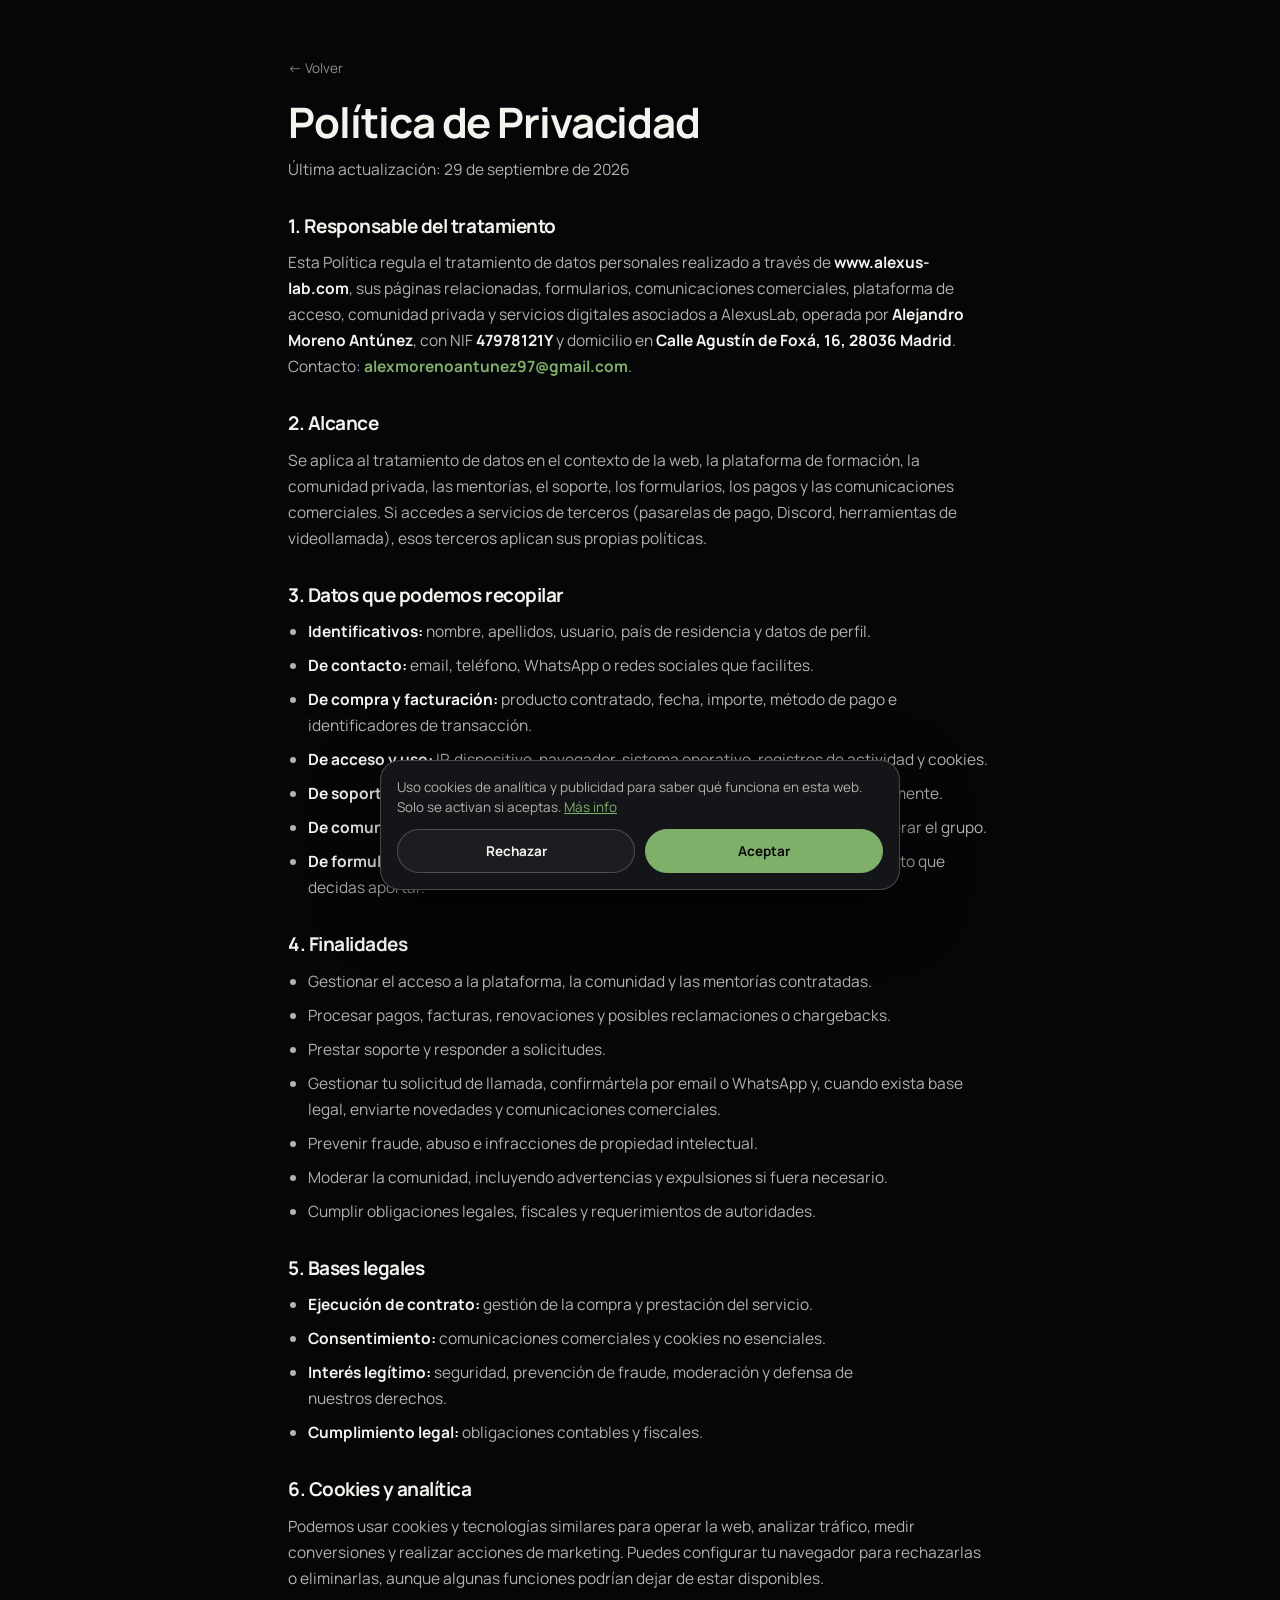
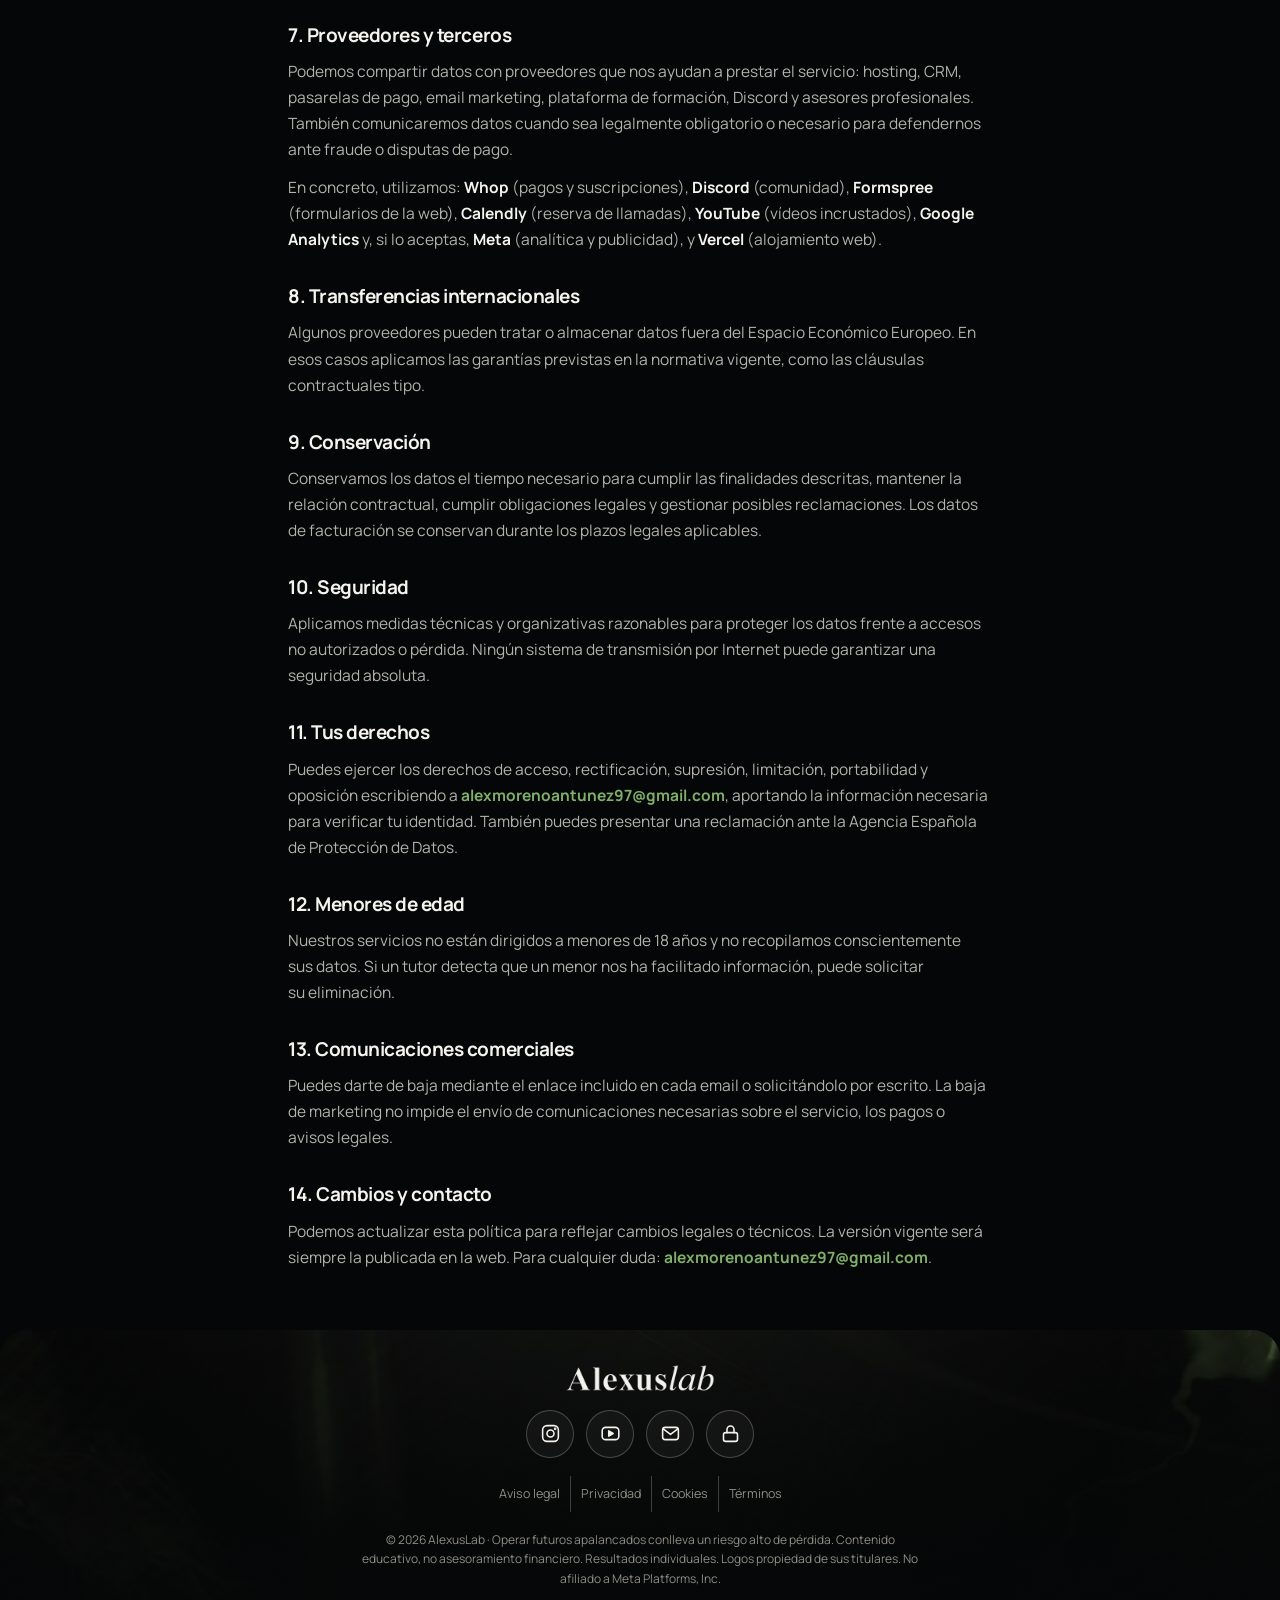
<file: privacidad.html>
<!doctype html>
<html lang="es">
<head>
<meta charset="utf-8" />
<meta name="viewport" content="width=device-width, initial-scale=1, viewport-fit=cover" />
<title>Política de Privacidad — AlexusLab</title>
<link rel="icon" href="[data-uri]" type="image/png" />
<link rel="alternate icon" href="favicon.ico" sizes="any" />
<link rel="apple-touch-icon" href="assets/apple-touch-icon.png" />
<meta name="theme-color" content="#050607" />
<link rel="preconnect" href="https://fonts.googleapis.com" />
<link rel="preconnect" href="https://fonts.gstatic.com" crossorigin />
<link rel="stylesheet" href="https://fonts.googleapis.com/css2?family=Manrope:wght@400;500;600;700;800&display=swap" />
<link rel="stylesheet" href="funnel.css" />
<script>window.dataLayer=window.dataLayer||[];function gtag(){dataLayer.push(arguments)}
(function(){var c=null;try{c=localStorage.getItem('al_consent')}catch(e){}var g=c==='yes'?'granted':'denied';
gtag('consent','default',{analytics_storage:g,ad_storage:g,ad_user_data:g,ad_personalization:g});})();
gtag('js',new Date());gtag('config','G-5V6SQC3VV2');</script>
<script async src="https://www.googletagmanager.com/gtag/js?id=G-5V6SQC3VV2"></script>
</head>
<body>
<main class="legal">
  <div class="wrap wrap--narrow">
    <a class="legal__back" href="index.html">← Volver</a>
    <h1>Política de Privacidad</h1>
    <p class="legal__date">Última actualización: 29 de septiembre de 2026</p>
    <h2>1. Responsable del tratamiento</h2>
    <p>Esta Política regula el tratamiento de datos personales realizado a través de <b>www.alexus-lab.com</b>, sus páginas relacionadas, formularios, comunicaciones comerciales, plataforma de acceso, comunidad privada y servicios digitales asociados a AlexusLab, operada por <b>Alejandro Moreno Antúnez</b>, con NIF <b>47978121Y</b> y domicilio en <b>Calle Agustín de Foxá, 16, 28036 Madrid</b>. Contacto: <b><a href="mailto:alexmorenoantunez97@gmail.com">alexmorenoantunez97@gmail.com</a></b>.</p>
    <h2>2. Alcance</h2>
    <p>Se aplica al tratamiento de datos en el contexto de la web, la plataforma de formación, la comunidad privada, las mentorías, el soporte, los formularios, los pagos y las comunicaciones comerciales. Si accedes a servicios de terceros (pasarelas de pago, Discord, herramientas de videollamada), esos terceros aplican sus propias políticas.</p>
    <h2>3. Datos que podemos recopilar</h2>
    <ul>
      <li><b>Identificativos:</b> nombre, apellidos, usuario, país de residencia y datos de perfil.</li>
      <li><b>De contacto:</b> email, teléfono, WhatsApp o redes sociales que facilites.</li>
      <li><b>De compra y facturación:</b> producto contratado, fecha, importe, método de pago e identificadores de transacción.</li>
      <li><b>De acceso y uso:</b> IP, dispositivo, navegador, sistema operativo, registros de actividad y cookies.</li>
      <li><b>De soporte:</b> mensajes, solicitudes, incidencias o grabaciones enviadas voluntariamente.</li>
      <li><b>De comunidad:</b> publicaciones, comentarios e interacciones necesarias para moderar el grupo.</li>
      <li><b>De formularios:</b> objetivos, experiencia previa, situación como trader y cualquier dato que decidas aportar.</li>
    </ul>
    <h2>4. Finalidades</h2>
    <ul>
      <li>Gestionar el acceso a la plataforma, la comunidad y las mentorías contratadas.</li>
      <li>Procesar pagos, facturas, renovaciones y posibles reclamaciones o chargebacks.</li>
      <li>Prestar soporte y responder a solicitudes.</li>
      <li>Gestionar tu solicitud de llamada, confirmártela por email o WhatsApp y, cuando exista base legal, enviarte novedades y comunicaciones comerciales.</li>
      <li>Prevenir fraude, abuso e infracciones de propiedad intelectual.</li>
      <li>Moderar la comunidad, incluyendo advertencias y expulsiones si fuera necesario.</li>
      <li>Cumplir obligaciones legales, fiscales y requerimientos de autoridades.</li>
    </ul>
    <h2>5. Bases legales</h2>
    <ul>
      <li><b>Ejecución de contrato:</b> gestión de la compra y prestación del servicio.</li>
      <li><b>Consentimiento:</b> comunicaciones comerciales y cookies no esenciales.</li>
      <li><b>Interés legítimo:</b> seguridad, prevención de fraude, moderación y defensa de nuestros derechos.</li>
      <li><b>Cumplimiento legal:</b> obligaciones contables y fiscales.</li>
    </ul>
    <h2>6. Cookies y analítica</h2>
    <p>Podemos usar cookies y tecnologías similares para operar la web, analizar tráfico, medir conversiones y realizar acciones de marketing. Puedes configurar tu navegador para rechazarlas o eliminarlas, aunque algunas funciones podrían dejar de estar disponibles.</p>
    <h2>7. Proveedores y terceros</h2>
    <p>Podemos compartir datos con proveedores que nos ayudan a prestar el servicio: hosting, CRM, pasarelas de pago, email marketing, plataforma de formación, Discord y asesores profesionales. También comunicaremos datos cuando sea legalmente obligatorio o necesario para defendernos ante fraude o disputas de pago.</p>
    <p>En concreto, utilizamos: <b>Whop</b> (pagos y suscripciones), <b>Discord</b> (comunidad), <b>Formspree</b> (formularios de la web), <b>Calendly</b> (reserva de llamadas), <b>YouTube</b> (vídeos incrustados), <b>Google Analytics</b> y, si lo aceptas, <b>Meta</b> (analítica y publicidad), y <b>Vercel</b> (alojamiento web).</p>
    <h2>8. Transferencias internacionales</h2>
    <p>Algunos proveedores pueden tratar o almacenar datos fuera del Espacio Económico Europeo. En esos casos aplicamos las garantías previstas en la normativa vigente, como las cláusulas contractuales tipo.</p>
    <h2>9. Conservación</h2>
    <p>Conservamos los datos el tiempo necesario para cumplir las finalidades descritas, mantener la relación contractual, cumplir obligaciones legales y gestionar posibles reclamaciones. Los datos de facturación se conservan durante los plazos legales aplicables.</p>
    <h2>10. Seguridad</h2>
    <p>Aplicamos medidas técnicas y organizativas razonables para proteger los datos frente a accesos no autorizados o pérdida. Ningún sistema de transmisión por Internet puede garantizar una seguridad absoluta.</p>
    <h2>11. Tus derechos</h2>
    <p>Puedes ejercer los derechos de acceso, rectificación, supresión, limitación, portabilidad y oposición escribiendo a <b><a href="mailto:alexmorenoantunez97@gmail.com">alexmorenoantunez97@gmail.com</a></b>, aportando la información necesaria para verificar tu identidad. También puedes presentar una reclamación ante la Agencia Española de Protección de Datos.</p>
    <h2>12. Menores de edad</h2>
    <p>Nuestros servicios no están dirigidos a menores de 18 años y no recopilamos conscientemente sus datos. Si un tutor detecta que un menor nos ha facilitado información, puede solicitar su eliminación.</p>
    <h2>13. Comunicaciones comerciales</h2>
    <p>Puedes darte de baja mediante el enlace incluido en cada email o solicitándolo por escrito. La baja de marketing no impide el envío de comunicaciones necesarias sobre el servicio, los pagos o avisos legales.</p>
    <h2>14. Cambios y contacto</h2>
    <p>Podemos actualizar esta política para reflejar cambios legales o técnicos. La versión vigente será siempre la publicada en la web. Para cualquier duda: <b><a href="mailto:alexmorenoantunez97@gmail.com">alexmorenoantunez97@gmail.com</a></b>.</p>
  </div>
</main>
<footer class="foot">
  <div class="wrap foot__in">
    <a href="index.html" aria-label="Inicio"><img class="foot__logo" src="[data-uri]" alt="AlexusLab" width="149" height="28" style="height:28px" loading="lazy" /></a>
    <nav class="foot__soc" aria-label="Redes y accesos">
      <a href="https://www.instagram.com/alexus.trader/" target="_blank" rel="noopener" aria-label="Instagram" title="Instagram"><svg viewBox="0 0 24 24"><rect x="3" y="3" width="18" height="18" rx="5"/><circle cx="12" cy="12" r="4"/><circle cx="17.3" cy="6.7" r=".6" fill="currentColor"/></svg></a>
      <a href="https://youtube.com/@alexus.trader" target="_blank" rel="noopener" aria-label="YouTube" title="YouTube"><svg viewBox="0 0 24 24"><rect x="2.5" y="5" width="19" height="14" rx="4"/><path d="m10 9 5 3-5 3z" fill="currentColor"/></svg></a>
      <a href="mailto:alexmorenoantunez97@gmail.com" aria-label="Email" title="Email"><svg viewBox="0 0 24 24"><rect x="3" y="5" width="18" height="14" rx="3"/><path d="m4 7 8 6 8-6"/></svg></a>
      <a href="https://app.alexus-lab.com/" target="_blank" rel="noopener" aria-label="Acceso a la plataforma" title="Acceso a la plataforma"><svg viewBox="0 0 24 24"><rect x="4" y="11" width="16" height="10" rx="2.5"/><path d="M8 11V7.5a4 4 0 0 1 8 0V11"/></svg></a>
    </nav>
    <nav class="foot__legal-links" aria-label="Legal"><a href="aviso-legal.html">Aviso legal</a><a href="privacidad.html">Privacidad</a><a href="cookies.html">Cookies</a><a href="terminos.html">Términos</a></nav>
    <p class="foot__legal">© 2026 AlexusLab · Operar futuros apalancados conlleva un riesgo alto de pérdida. Contenido educativo, no asesoramiento financiero. Resultados individuales. Logos propiedad de sus titulares. No afiliado a Meta Platforms, Inc.</p>
  </div>
</footer>
<script src="funnel.js"></script>
</body>
</html>
</file>
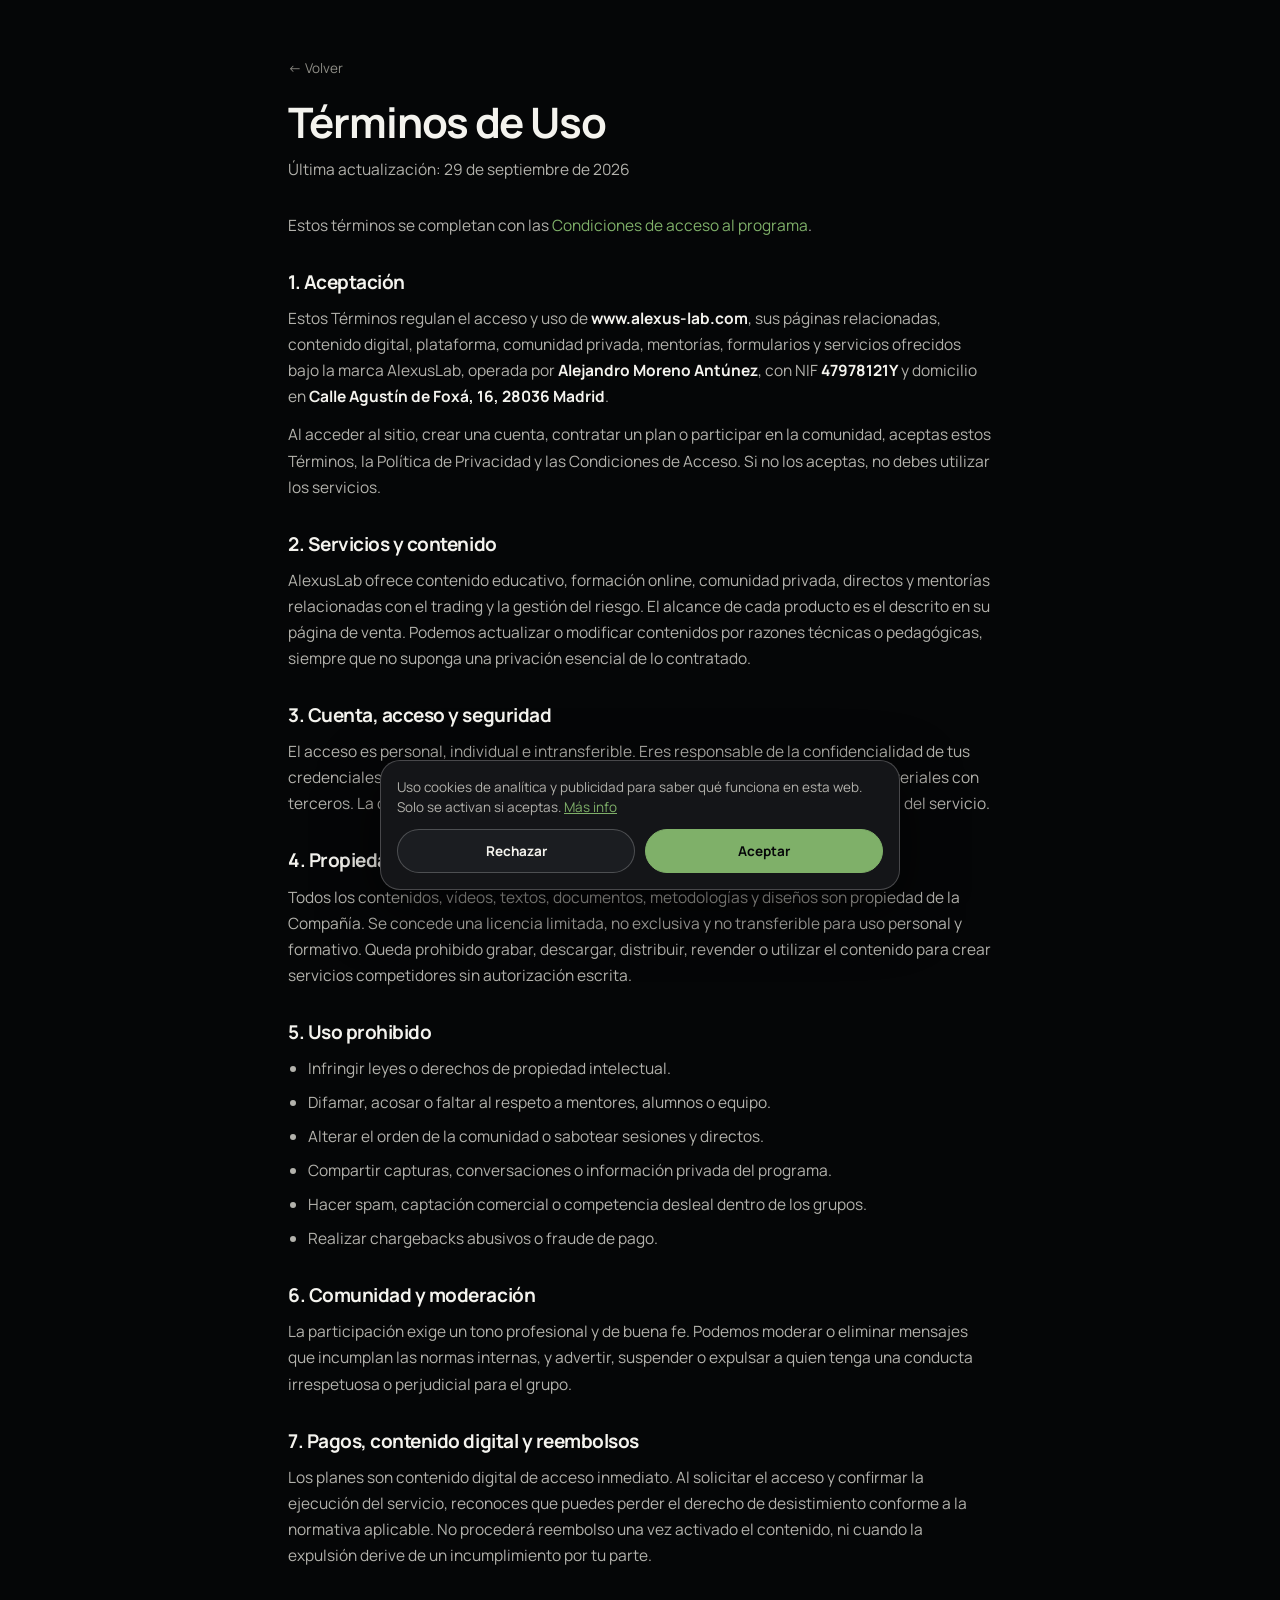
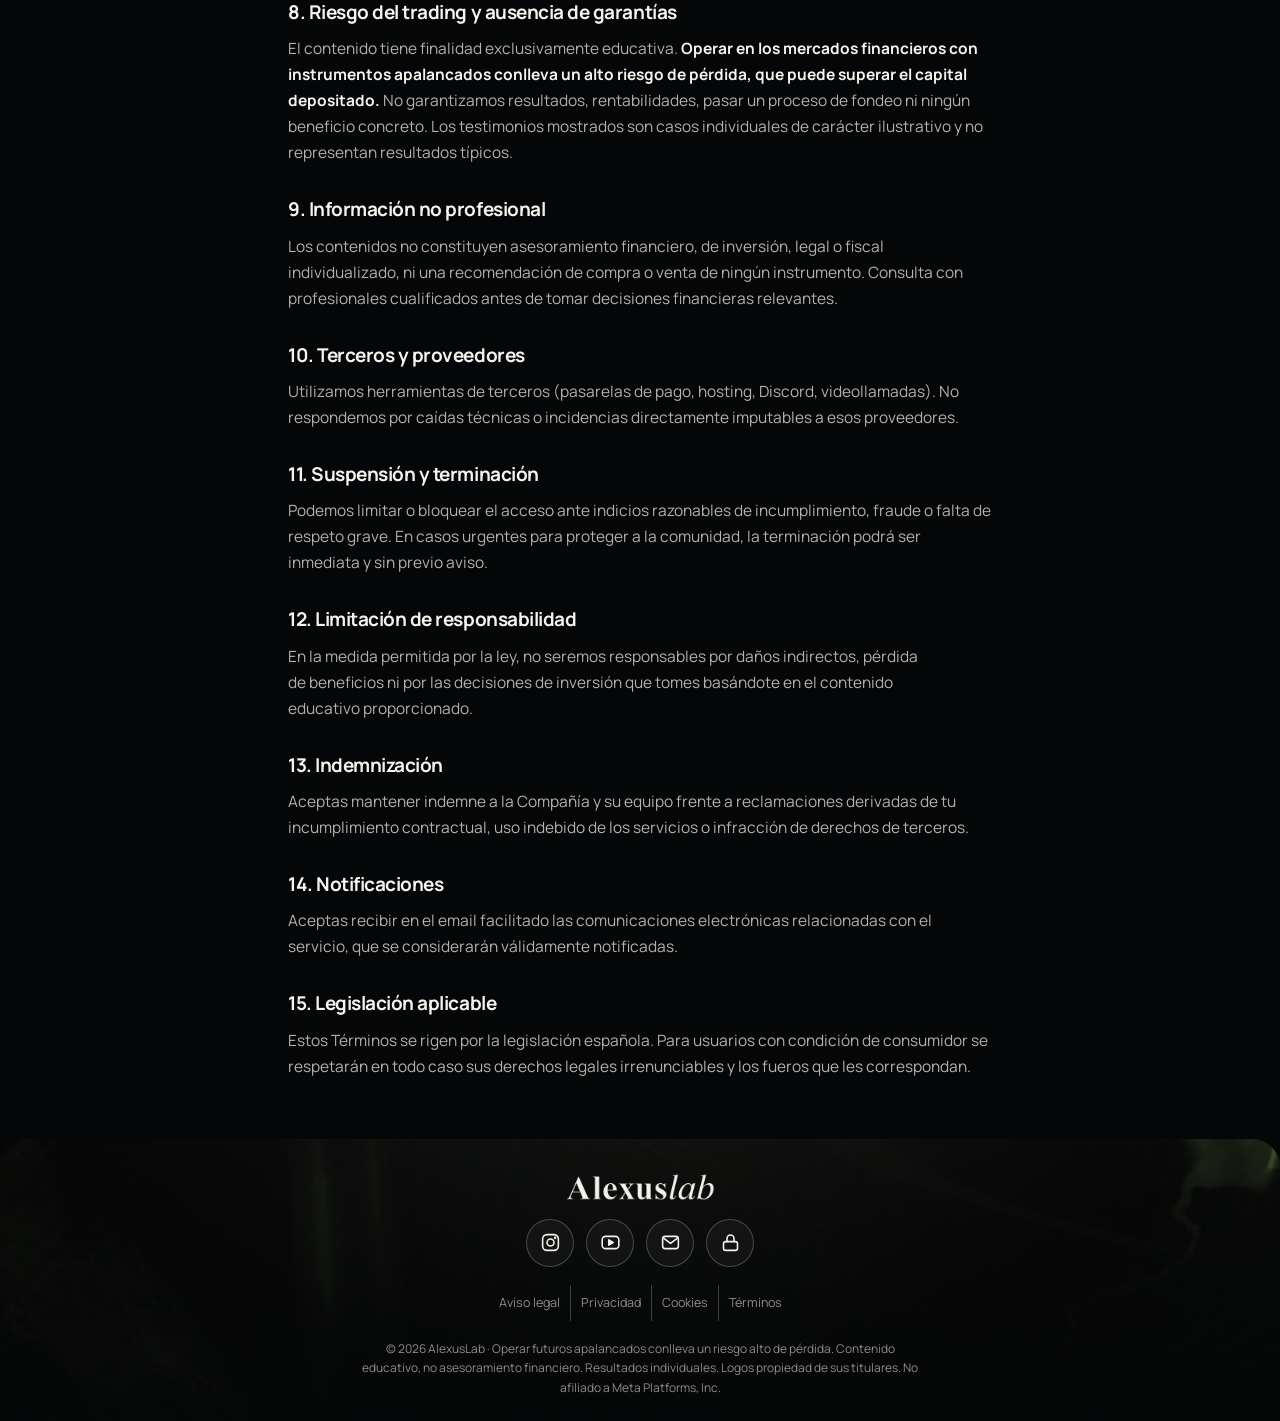
<file: terminos.html>
<!doctype html>
<html lang="es">
<head>
<meta charset="utf-8" />
<meta name="viewport" content="width=device-width, initial-scale=1, viewport-fit=cover" />
<title>Términos de Uso — AlexusLab</title>
<link rel="icon" href="[data-uri]" type="image/png" />
<link rel="alternate icon" href="favicon.ico" sizes="any" />
<link rel="apple-touch-icon" href="assets/apple-touch-icon.png" />
<meta name="theme-color" content="#050607" />
<link rel="preconnect" href="https://fonts.googleapis.com" />
<link rel="preconnect" href="https://fonts.gstatic.com" crossorigin />
<link rel="stylesheet" href="https://fonts.googleapis.com/css2?family=Manrope:wght@400;500;600;700;800&display=swap" />
<link rel="stylesheet" href="funnel.css" />
<script>window.dataLayer=window.dataLayer||[];function gtag(){dataLayer.push(arguments)}
(function(){var c=null;try{c=localStorage.getItem('al_consent')}catch(e){}var g=c==='yes'?'granted':'denied';
gtag('consent','default',{analytics_storage:g,ad_storage:g,ad_user_data:g,ad_personalization:g});})();
gtag('js',new Date());gtag('config','G-5V6SQC3VV2');</script>
<script async src="https://www.googletagmanager.com/gtag/js?id=G-5V6SQC3VV2"></script>
</head>
<body>
<main class="legal">
  <div class="wrap wrap--narrow">
    <a class="legal__back" href="index.html">← Volver</a>
    <h1>Términos de Uso</h1>
    <p class="legal__date">Última actualización: 29 de septiembre de 2026</p>
    <p>Estos términos se completan con las <a href="condiciones.html">Condiciones de acceso al programa</a>.</p>
    <h2>1. Aceptación</h2>
    <p>Estos Términos regulan el acceso y uso de <b>www.alexus-lab.com</b>, sus páginas relacionadas, contenido digital, plataforma, comunidad privada, mentorías, formularios y servicios ofrecidos bajo la marca AlexusLab, operada por <b>Alejandro Moreno Antúnez</b>, con NIF <b>47978121Y</b> y domicilio en <b>Calle Agustín de Foxá, 16, 28036 Madrid</b>.</p>
    <p>Al acceder al sitio, crear una cuenta, contratar un plan o participar en la comunidad, aceptas estos Términos, la Política de Privacidad y las Condiciones de Acceso. Si no los aceptas, no debes utilizar los servicios.</p>
    <h2>2. Servicios y contenido</h2>
    <p>AlexusLab ofrece contenido educativo, formación online, comunidad privada, directos y mentorías relacionadas con el trading y la gestión del riesgo. El alcance de cada producto es el descrito en su página de venta. Podemos actualizar o modificar contenidos por razones técnicas o pedagógicas, siempre que no suponga una privación esencial de lo contratado.</p>
    <h2>3. Cuenta, acceso y seguridad</h2>
    <p>El acceso es personal, individual e intransferible. Eres responsable de la confidencialidad de tus credenciales. Queda prohibido compartir usuario, contraseña, enlaces privados o materiales con terceros. La detección de uso no autorizado podrá dar lugar a la revocación inmediata del servicio.</p>
    <h2>4. Propiedad intelectual</h2>
    <p>Todos los contenidos, vídeos, textos, documentos, metodologías y diseños son propiedad de la Compañía. Se concede una licencia limitada, no exclusiva y no transferible para uso personal y formativo. Queda prohibido grabar, descargar, distribuir, revender o utilizar el contenido para crear servicios competidores sin autorización escrita.</p>
    <h2>5. Uso prohibido</h2>
    <ul>
      <li>Infringir leyes o derechos de propiedad intelectual.</li>
      <li>Difamar, acosar o faltar al respeto a mentores, alumnos o equipo.</li>
      <li>Alterar el orden de la comunidad o sabotear sesiones y directos.</li>
      <li>Compartir capturas, conversaciones o información privada del programa.</li>
      <li>Hacer spam, captación comercial o competencia desleal dentro de los grupos.</li>
      <li>Realizar chargebacks abusivos o fraude de pago.</li>
    </ul>
    <h2>6. Comunidad y moderación</h2>
    <p>La participación exige un tono profesional y de buena fe. Podemos moderar o eliminar mensajes que incumplan las normas internas, y advertir, suspender o expulsar a quien tenga una conducta irrespetuosa o perjudicial para el grupo.</p>
    <h2>7. Pagos, contenido digital y reembolsos</h2>
    <p>Los planes son contenido digital de acceso inmediato. Al solicitar el acceso y confirmar la ejecución del servicio, reconoces que puedes perder el derecho de desistimiento conforme a la normativa aplicable. No procederá reembolso una vez activado el contenido, ni cuando la expulsión derive de un incumplimiento por tu parte.</p>
    <h2>8. Riesgo del trading y ausencia de garantías</h2>
    <p>El contenido tiene finalidad exclusivamente educativa. <b>Operar en los mercados financieros con instrumentos apalancados conlleva un alto riesgo de pérdida, que puede superar el capital depositado.</b> No garantizamos resultados, rentabilidades, pasar un proceso de fondeo ni ningún beneficio concreto. Los testimonios mostrados son casos individuales de carácter ilustrativo y no representan resultados típicos.</p>
    <h2>9. Información no profesional</h2>
    <p>Los contenidos no constituyen asesoramiento financiero, de inversión, legal o fiscal individualizado, ni una recomendación de compra o venta de ningún instrumento. Consulta con profesionales cualificados antes de tomar decisiones financieras relevantes.</p>
    <h2>10. Terceros y proveedores</h2>
    <p>Utilizamos herramientas de terceros (pasarelas de pago, hosting, Discord, videollamadas). No respondemos por caídas técnicas o incidencias directamente imputables a esos proveedores.</p>
    <h2>11. Suspensión y terminación</h2>
    <p>Podemos limitar o bloquear el acceso ante indicios razonables de incumplimiento, fraude o falta de respeto grave. En casos urgentes para proteger a la comunidad, la terminación podrá ser inmediata y sin previo aviso.</p>
    <h2>12. Limitación de responsabilidad</h2>
    <p>En la medida permitida por la ley, no seremos responsables por daños indirectos, pérdida de beneficios ni por las decisiones de inversión que tomes basándote en el contenido educativo proporcionado.</p>
    <h2>13. Indemnización</h2>
    <p>Aceptas mantener indemne a la Compañía y su equipo frente a reclamaciones derivadas de tu incumplimiento contractual, uso indebido de los servicios o infracción de derechos de terceros.</p>
    <h2>14. Notificaciones</h2>
    <p>Aceptas recibir en el email facilitado las comunicaciones electrónicas relacionadas con el servicio, que se considerarán válidamente notificadas.</p>
    <h2>15. Legislación aplicable</h2>
    <p>Estos Términos se rigen por la legislación española. Para usuarios con condición de consumidor se respetarán en todo caso sus derechos legales irrenunciables y los fueros que les correspondan.</p>
  </div>
</main>
<footer class="foot">
  <div class="wrap foot__in">
    <a href="index.html" aria-label="Inicio"><img class="foot__logo" src="[data-uri]" alt="AlexusLab" width="149" height="28" style="height:28px" loading="lazy" /></a>
    <nav class="foot__soc" aria-label="Redes y accesos">
      <a href="https://www.instagram.com/alexus.trader/" target="_blank" rel="noopener" aria-label="Instagram" title="Instagram"><svg viewBox="0 0 24 24"><rect x="3" y="3" width="18" height="18" rx="5"/><circle cx="12" cy="12" r="4"/><circle cx="17.3" cy="6.7" r=".6" fill="currentColor"/></svg></a>
      <a href="https://youtube.com/@alexus.trader" target="_blank" rel="noopener" aria-label="YouTube" title="YouTube"><svg viewBox="0 0 24 24"><rect x="2.5" y="5" width="19" height="14" rx="4"/><path d="m10 9 5 3-5 3z" fill="currentColor"/></svg></a>
      <a href="mailto:alexmorenoantunez97@gmail.com" aria-label="Email" title="Email"><svg viewBox="0 0 24 24"><rect x="3" y="5" width="18" height="14" rx="3"/><path d="m4 7 8 6 8-6"/></svg></a>
      <a href="https://app.alexus-lab.com/" target="_blank" rel="noopener" aria-label="Acceso a la plataforma" title="Acceso a la plataforma"><svg viewBox="0 0 24 24"><rect x="4" y="11" width="16" height="10" rx="2.5"/><path d="M8 11V7.5a4 4 0 0 1 8 0V11"/></svg></a>
    </nav>
    <nav class="foot__legal-links" aria-label="Legal"><a href="aviso-legal.html">Aviso legal</a><a href="privacidad.html">Privacidad</a><a href="cookies.html">Cookies</a><a href="terminos.html">Términos</a></nav>
    <p class="foot__legal">© 2026 AlexusLab · Operar futuros apalancados conlleva un riesgo alto de pérdida. Contenido educativo, no asesoramiento financiero. Resultados individuales. Logos propiedad de sus titulares. No afiliado a Meta Platforms, Inc.</p>
  </div>
</footer>
<script src="funnel.js"></script>
</body>
</html>
</file>
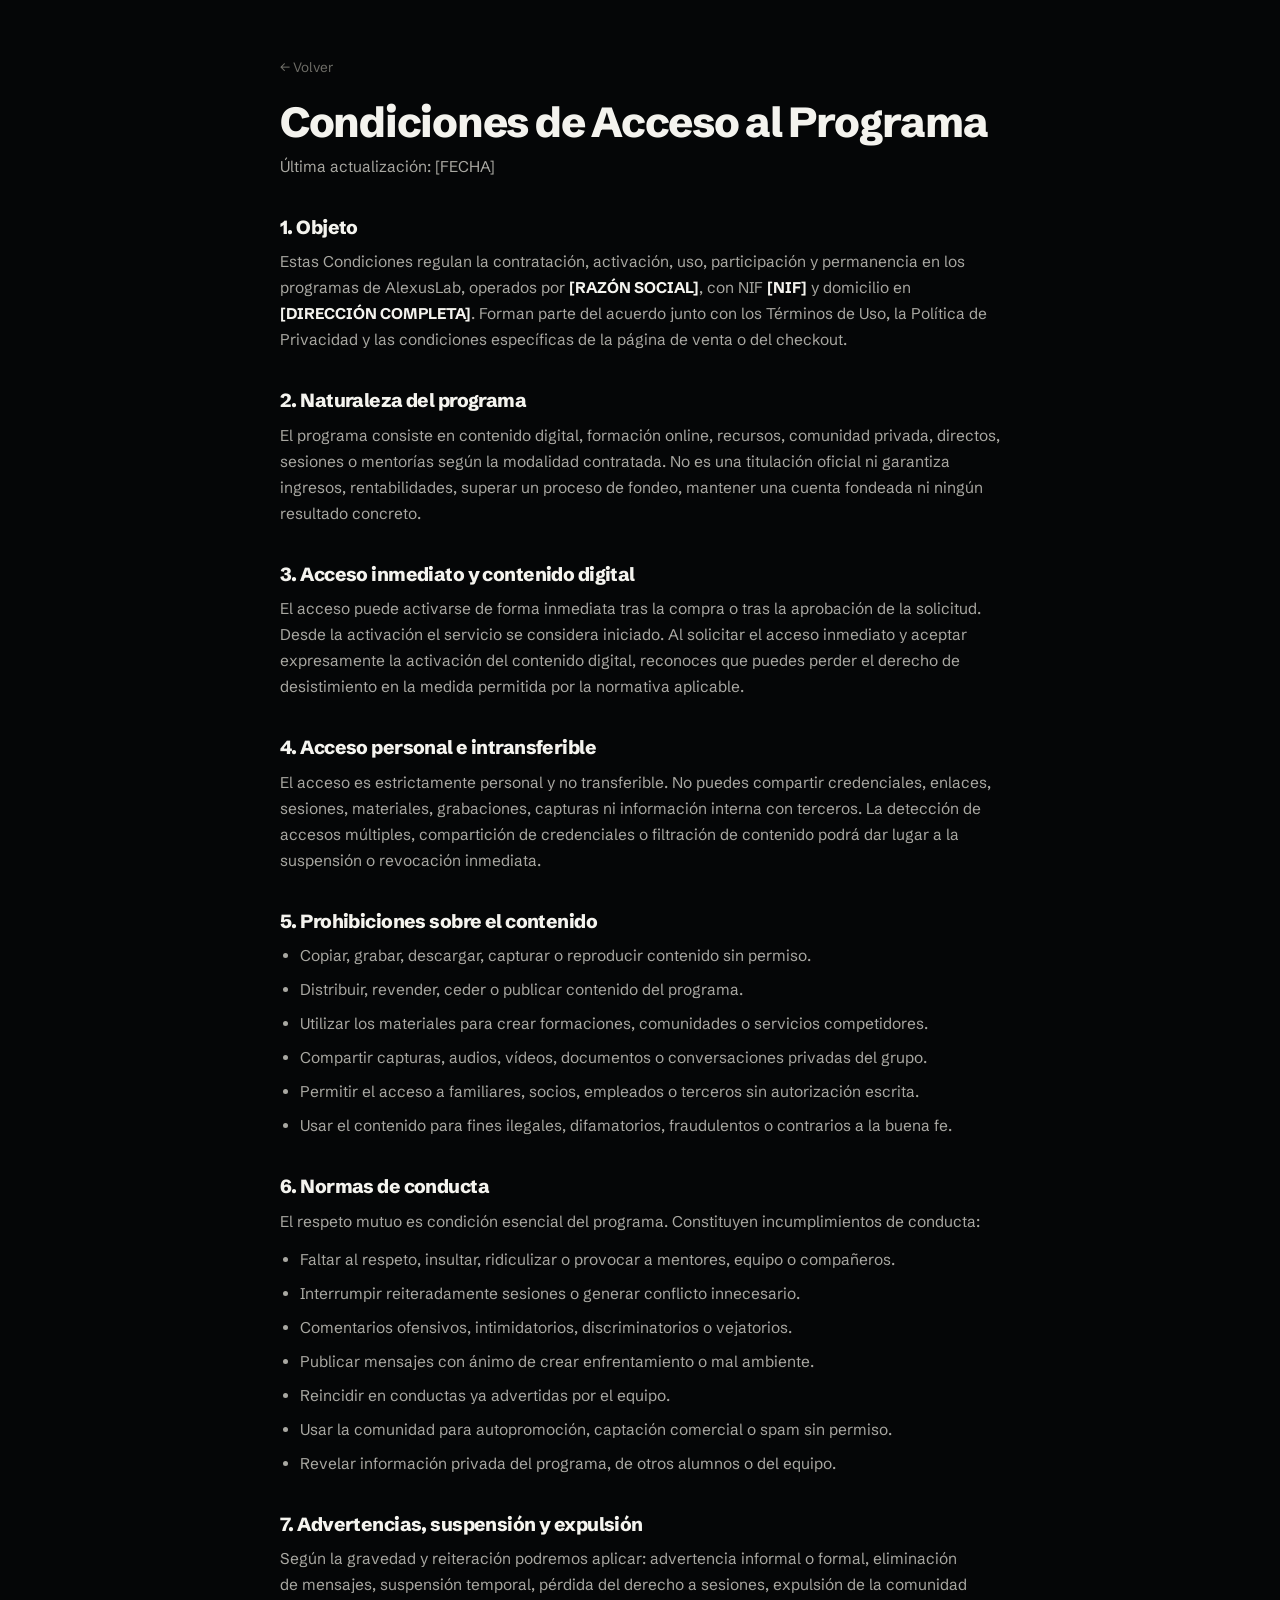
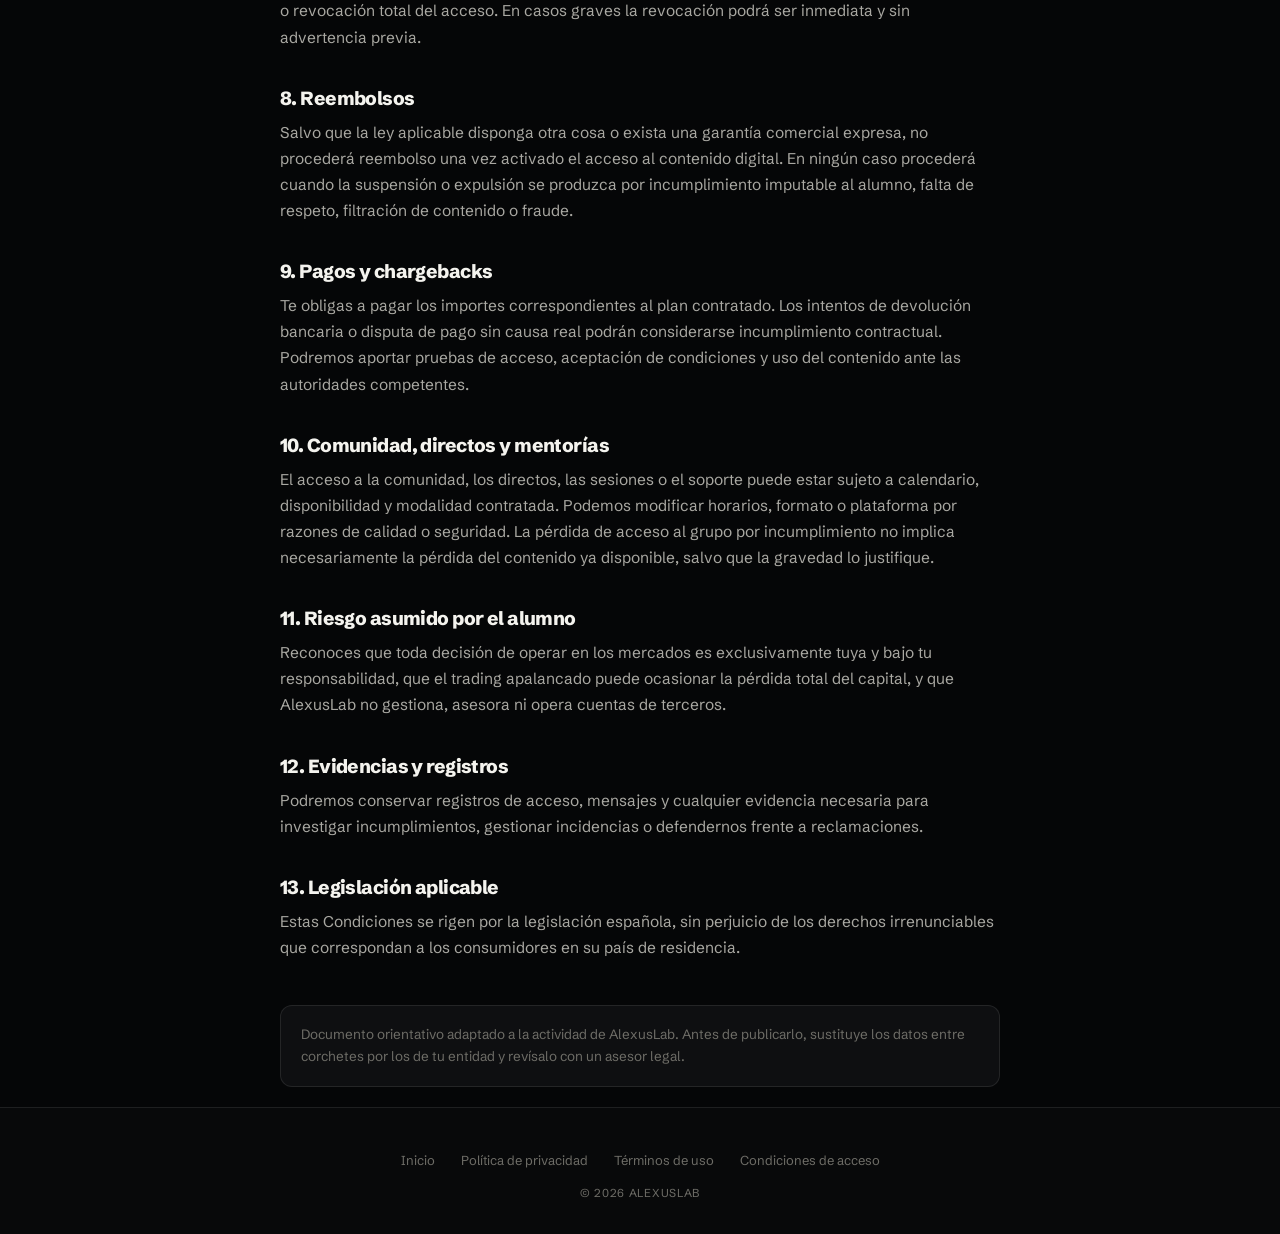
<file: deploy/condiciones.html>
<!doctype html>
<html lang="es">
<head>
<meta charset="utf-8" />
<meta name="viewport" content="width=device-width, initial-scale=1, viewport-fit=cover" />
<title>Condiciones de Acceso — AlexusLab</title>
<link rel="stylesheet" href="funnel.css" />
</head>
<body>
<main class="legal">
  <div class="wrap wrap--narrow">
    <a class="legal__back" href="index.html">← Volver</a>
    <h1>Condiciones de Acceso al Programa</h1>
    <p class="legal__date">Última actualización: [FECHA]</p>
    <h2>1. Objeto</h2>
    <p>Estas Condiciones regulan la contratación, activación, uso, participación y permanencia en los programas de AlexusLab, operados por <b>[RAZÓN SOCIAL]</b>, con NIF <b>[NIF]</b> y domicilio en <b>[DIRECCIÓN COMPLETA]</b>. Forman parte del acuerdo junto con los Términos de Uso, la Política de Privacidad y las condiciones específicas de la página de venta o del checkout.</p>
    <h2>2. Naturaleza del programa</h2>
    <p>El programa consiste en contenido digital, formación online, recursos, comunidad privada, directos, sesiones o mentorías según la modalidad contratada. No es una titulación oficial ni garantiza ingresos, rentabilidades, superar un proceso de fondeo, mantener una cuenta fondeada ni ningún resultado concreto.</p>
    <h2>3. Acceso inmediato y contenido digital</h2>
    <p>El acceso puede activarse de forma inmediata tras la compra o tras la aprobación de la solicitud. Desde la activación el servicio se considera iniciado. Al solicitar el acceso inmediato y aceptar expresamente la activación del contenido digital, reconoces que puedes perder el derecho de desistimiento en la medida permitida por la normativa aplicable.</p>
    <h2>4. Acceso personal e intransferible</h2>
    <p>El acceso es estrictamente personal y no transferible. No puedes compartir credenciales, enlaces, sesiones, materiales, grabaciones, capturas ni información interna con terceros. La detección de accesos múltiples, compartición de credenciales o filtración de contenido podrá dar lugar a la suspensión o revocación inmediata.</p>
    <h2>5. Prohibiciones sobre el contenido</h2>
    <ul>
      <li>Copiar, grabar, descargar, capturar o reproducir contenido sin permiso.</li>
      <li>Distribuir, revender, ceder o publicar contenido del programa.</li>
      <li>Utilizar los materiales para crear formaciones, comunidades o servicios competidores.</li>
      <li>Compartir capturas, audios, vídeos, documentos o conversaciones privadas del grupo.</li>
      <li>Permitir el acceso a familiares, socios, empleados o terceros sin autorización escrita.</li>
      <li>Usar el contenido para fines ilegales, difamatorios, fraudulentos o contrarios a la buena fe.</li>
    </ul>
    <h2>6. Normas de conducta</h2>
    <p>El respeto mutuo es condición esencial del programa. Constituyen incumplimientos de conducta:</p>
    <ul>
      <li>Faltar al respeto, insultar, ridiculizar o provocar a mentores, equipo o compañeros.</li>
      <li>Interrumpir reiteradamente sesiones o generar conflicto innecesario.</li>
      <li>Comentarios ofensivos, intimidatorios, discriminatorios o vejatorios.</li>
      <li>Publicar mensajes con ánimo de crear enfrentamiento o mal ambiente.</li>
      <li>Reincidir en conductas ya advertidas por el equipo.</li>
      <li>Usar la comunidad para autopromoción, captación comercial o spam sin permiso.</li>
      <li>Revelar información privada del programa, de otros alumnos o del equipo.</li>
    </ul>
    <h2>7. Advertencias, suspensión y expulsión</h2>
    <p>Según la gravedad y reiteración podremos aplicar: advertencia informal o formal, eliminación de mensajes, suspensión temporal, pérdida del derecho a sesiones, expulsión de la comunidad o revocación total del acceso. En casos graves la revocación podrá ser inmediata y sin advertencia previa.</p>
    <h2>8. Reembolsos</h2>
    <p>Salvo que la ley aplicable disponga otra cosa o exista una garantía comercial expresa, no procederá reembolso una vez activado el acceso al contenido digital. En ningún caso procederá cuando la suspensión o expulsión se produzca por incumplimiento imputable al alumno, falta de respeto, filtración de contenido o fraude.</p>
    <h2>9. Pagos y chargebacks</h2>
    <p>Te obligas a pagar los importes correspondientes al plan contratado. Los intentos de devolución bancaria o disputa de pago sin causa real podrán considerarse incumplimiento contractual. Podremos aportar pruebas de acceso, aceptación de condiciones y uso del contenido ante las autoridades competentes.</p>
    <h2>10. Comunidad, directos y mentorías</h2>
    <p>El acceso a la comunidad, los directos, las sesiones o el soporte puede estar sujeto a calendario, disponibilidad y modalidad contratada. Podemos modificar horarios, formato o plataforma por razones de calidad o seguridad. La pérdida de acceso al grupo por incumplimiento no implica necesariamente la pérdida del contenido ya disponible, salvo que la gravedad lo justifique.</p>
    <h2>11. Riesgo asumido por el alumno</h2>
    <p>Reconoces que toda decisión de operar en los mercados es exclusivamente tuya y bajo tu responsabilidad, que el trading apalancado puede ocasionar la pérdida total del capital, y que AlexusLab no gestiona, asesora ni opera cuentas de terceros.</p>
    <h2>12. Evidencias y registros</h2>
    <p>Podremos conservar registros de acceso, mensajes y cualquier evidencia necesaria para investigar incumplimientos, gestionar incidencias o defendernos frente a reclamaciones.</p>
    <h2>13. Legislación aplicable</h2>
    <p>Estas Condiciones se rigen por la legislación española, sin perjuicio de los derechos irrenunciables que correspondan a los consumidores en su país de residencia.</p>
    <div class="legal__note">Documento orientativo adaptado a la actividad de AlexusLab. Antes de publicarlo, sustituye los datos entre corchetes por los de tu entidad y revísalo con un asesor legal.</div>
  </div>
</main>
<footer class="foot">
  <div class="wrap">
    <nav class="foot__links">
      <a href="index.html">Inicio</a>
      <a href="privacidad.html">Política de privacidad</a>
      <a href="terminos.html">Términos de uso</a>
      <a href="condiciones.html">Condiciones de acceso</a>
    </nav>
    <div class="foot__c">© 2026 ALEXUSLAB</div>
  </div>
</footer>
</body>
</html>
</file>
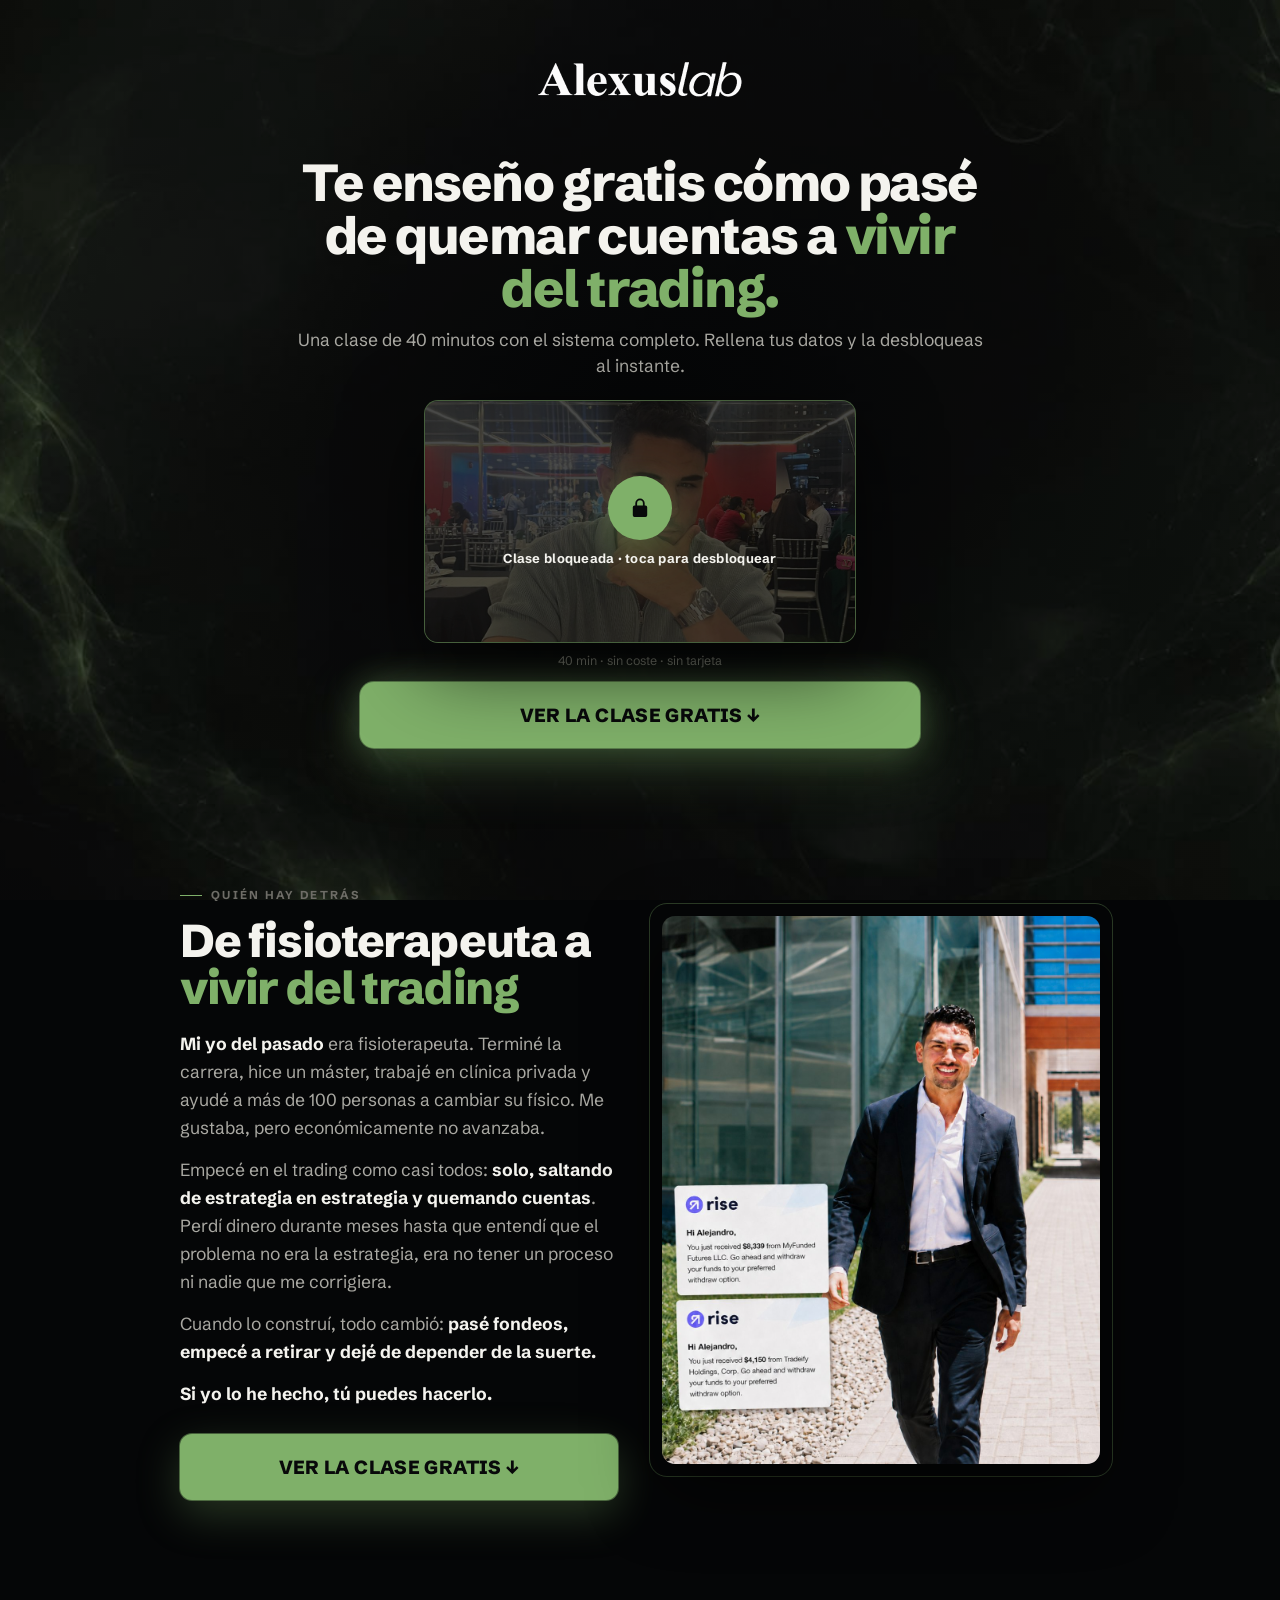
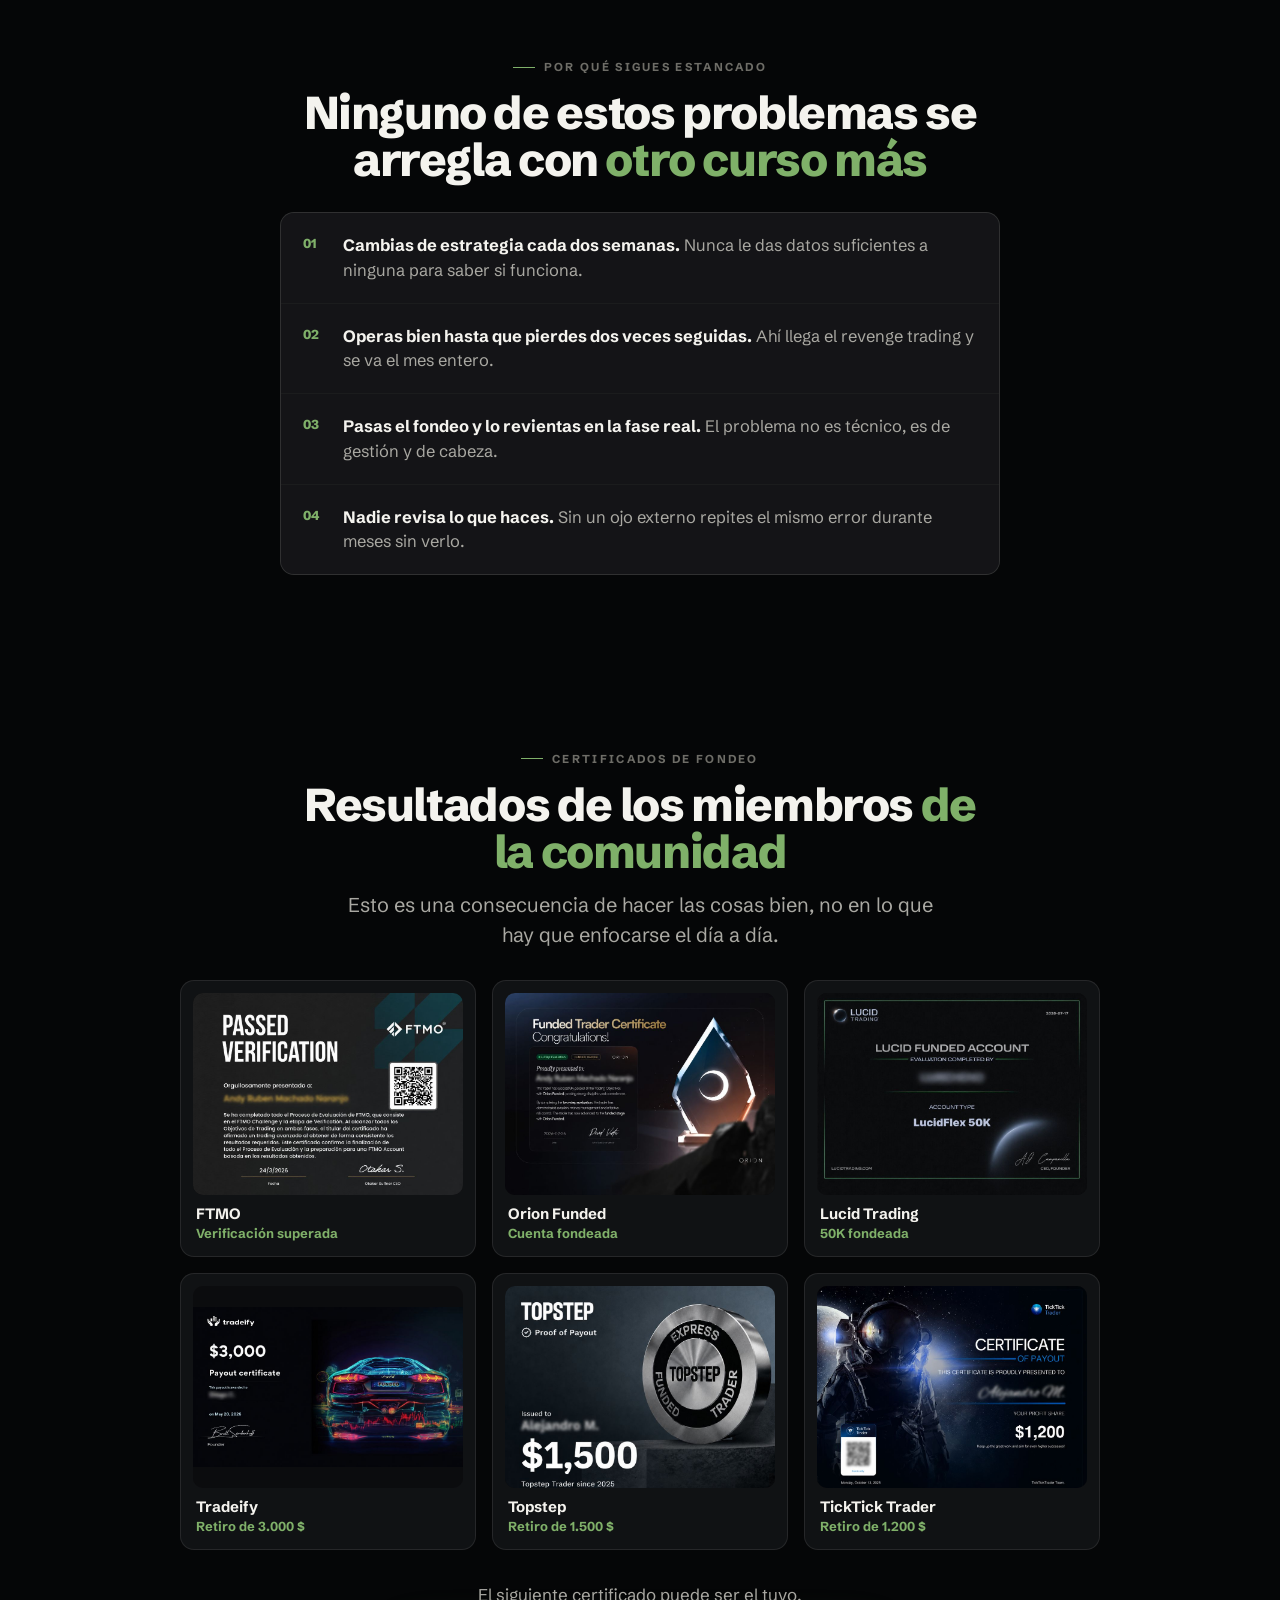
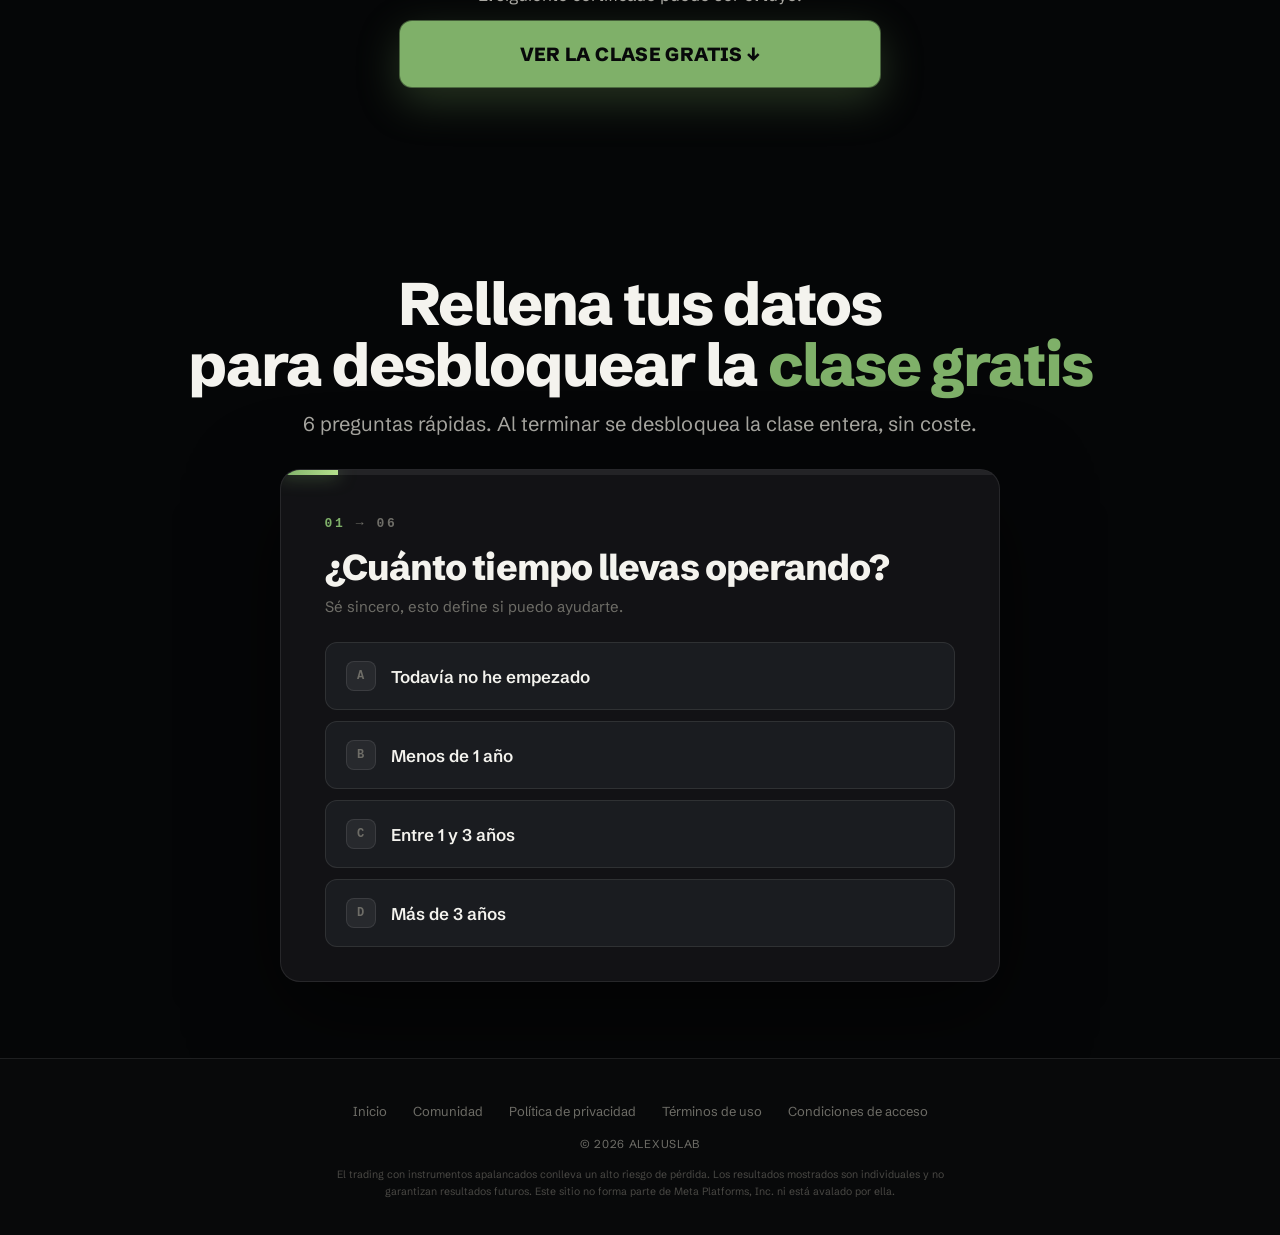
<file: deploy/Mentoria.html>
<!doctype html>
<html lang="es">
<head>
<meta charset="utf-8" />
<meta name="viewport" content="width=device-width, initial-scale=1, viewport-fit=cover" />
<title>Clase gratis — AlexusLab</title>
<link rel="stylesheet" href="funnel.css" />
<style>
.hero{padding:46px 0 56px;text-align:center}
.hero__logo{height:clamp(44px,6vw,70px);margin:0 auto 40px;display:block}
.hero h1{margin-bottom:12px;font-size:clamp(30px,4.6vw,52px)}
.hero .lead{font-size:clamp(15px,1.9vw,17.5px)}
@media(max-width:640px){.hero{padding:34px 0 46px}.hero__logo{margin-bottom:30px}}

.vid{position:relative;margin:20px auto 0;max-width:min(560px,calc(27svh * 16 / 9));border-radius:14px;overflow:hidden;border:1px solid rgba(127,176,105,.5);box-shadow:0 26px 80px rgba(0,0,0,.65);aspect-ratio:16/9;background:#0E0F11;cursor:pointer}
.vid img,.vid iframe{width:100%;height:100%;display:block;border:0}
.vid img{object-fit:cover;opacity:.45}
.vid__lock{position:absolute;inset:0;display:flex;flex-direction:column;align-items:center;justify-content:center;gap:10px;background:rgba(5,6,7,.42);border:0;cursor:pointer;padding:0;font-family:var(--f-font)}
.vid__lock span.ico{width:64px;height:64px;border-radius:50%;background:var(--f-g);display:grid;place-items:center;box-shadow:0 12px 44px rgba(127,176,105,.5);transition:transform .2s ease}
.vid__lock:hover span.ico{transform:scale(1.07)}
.vid__lock svg{width:24px;height:24px;fill:#08090A}
.vid__lock b{font-size:13px;font-weight:700;color:var(--f-ink);letter-spacing:.02em}
.vid__cap{margin-top:10px;font-size:12.5px;color:var(--f-ink-3)}
.hero__cta{max-width:560px;margin:14px auto 0}
.btn--hero{padding:21px 28px;font-size:clamp(16px,2.2vw,19px);border-radius:14px;box-shadow:0 0 0 1px rgba(127,176,105,.55),0 0 34px rgba(127,176,105,.35),0 18px 60px rgba(127,176,105,.28)}
.btn--hero:hover{box-shadow:0 0 0 1px rgba(155,208,127,.75),0 0 60px rgba(127,176,105,.65),0 22px 76px rgba(127,176,105,.45)}

.story{display:grid;grid-template-columns:1fr 1fr;gap:44px;align-items:center}
@media(max-width:860px){.story{grid-template-columns:1fr;gap:26px}}
.story h2{margin-bottom:18px}
.story p{font-size:17.5px;line-height:1.6;color:var(--f-ink-2)}
.story p+p{margin-top:14px}
.story p b{color:var(--f-ink)}
.story .btn{margin-top:26px}
.story__img{position:relative}
.story__img::before{content:"";position:absolute;inset:-13px;border:1px solid rgba(127,176,105,.32);border-radius:18px}
.story__img img{position:relative;width:100%;border-radius:13px;box-shadow:0 26px 70px rgba(0,0,0,.6)}

.plist{counter-reset:p;display:grid;gap:1px;background:var(--f-line);border:1px solid var(--f-line);border-radius:14px;overflow:hidden;margin-top:28px;padding:0}
.plist li{list-style:none;counter-increment:p;background:rgba(20,21,24,.85);padding:20px 22px 20px 62px;position:relative;font-size:16.5px;line-height:1.5;color:var(--f-ink-2)}
.plist li::before{content:counter(p,decimal-leading-zero);position:absolute;left:22px;top:21px;font-size:13px;font-weight:800;color:var(--f-g)}
.plist b{color:var(--f-ink);font-weight:700}

.dips{display:grid;grid-template-columns:repeat(3,1fr);gap:16px}
@media(max-width:900px){.dips{grid-template-columns:repeat(2,1fr)}}
@media(max-width:600px){.dips{grid-template-columns:1fr;gap:14px}}
.dip{background:rgba(20,21,24,.82);border:1px solid var(--f-line);border-radius:14px;padding:12px;display:flex;flex-direction:column;gap:10px}
.dip__img{position:relative;width:100%;aspect-ratio:4/3;border-radius:10px;overflow:hidden;background:#0B0C0E;display:grid;place-items:center}
.dip__img img{width:100%;height:100%;object-fit:contain}
.dip__cap{display:flex;flex-direction:column;gap:3px;padding:0 3px 2px}
.dip__cap b{font-size:15px;font-weight:700;line-height:1.2}
.dip__cap span{font-size:13px;font-weight:700;color:var(--f-g);line-height:1.2}

.band{padding:34px 0;text-align:center}
.band__in{max-width:520px;margin:0 auto}
.band p{font-size:17px;color:var(--f-ink-2);margin-bottom:16px}

.quiz{max-width:720px;margin:0 auto}
.quiz__box{position:relative;background:rgba(20,21,24,.9);border:1px solid var(--f-line);border-radius:20px;padding:clamp(30px,4vw,46px) clamp(22px,3.4vw,44px) clamp(24px,3vw,34px);min-height:440px;display:flex;flex-direction:column;box-shadow:0 30px 90px rgba(0,0,0,.55);overflow:hidden}
.quiz__bar{position:absolute;top:0;left:0;right:0;height:5px;background:rgba(255,255,255,.07)}
.quiz__bar i{display:block;height:100%;background:linear-gradient(90deg,var(--f-g),#B4E08C);box-shadow:0 0 18px rgba(127,176,105,.75);transition:width .4s cubic-bezier(.4,0,.2,1)}
.quiz__n{font-family:ui-monospace,SFMono-Regular,Menlo,monospace;font-size:13px;font-weight:700;letter-spacing:.2em;color:var(--f-g);margin-bottom:16px}
.quiz__n span{color:var(--f-ink-3)}
.quiz__q{font-size:clamp(24px,3.8vw,36px);font-weight:800;letter-spacing:-.025em;line-height:1.12;text-wrap:pretty}
.quiz__sub{margin-top:10px;font-size:15px;color:var(--f-ink-3)}
.quiz__opts{display:flex;flex-direction:column;gap:11px;margin-top:26px}
.quiz__opt{display:flex;align-items:center;gap:15px;width:100%;text-align:left;padding:18px 20px;border-radius:12px;background:rgba(28,30,34,.9);border:1px solid var(--f-line);color:var(--f-ink);font-family:var(--f-font);font-size:17px;font-weight:600;cursor:pointer;transition:border-color .18s,background .18s,box-shadow .18s,transform .12s}
.quiz__opt:hover{border-color:var(--f-g);background:rgba(127,176,105,.1);box-shadow:0 0 0 1px rgba(127,176,105,.35),0 0 28px rgba(127,176,105,.18);transform:translateX(4px)}
.quiz__opt i{flex:0 0 auto;width:30px;height:30px;border-radius:8px;display:grid;place-items:center;background:rgba(255,255,255,.06);border:1px solid var(--f-line);font-family:ui-monospace,SFMono-Regular,Menlo,monospace;font-style:normal;font-size:12px;font-weight:800;color:var(--f-ink-3)}
.quiz__opt:hover i{color:var(--f-g);border-color:rgba(127,176,105,.55)}
.quiz__field{margin-top:30px;display:flex;gap:14px;align-items:flex-end;flex-wrap:wrap}
.quiz__field input,.quiz__field select,.quiz__field textarea{flex:1 1 220px;min-width:0;background:transparent;border:0;border-bottom:1.5px solid rgba(127,176,105,.55);color:var(--f-ink);font-family:var(--f-font);font-size:clamp(18px,2.4vw,23px);padding:10px 2px;transition:border-color .18s}
.quiz__field textarea{flex:1 1 100%;border:1.5px solid var(--f-line);border-radius:12px;background:rgba(28,30,34,.8);padding:16px;font-size:17px;line-height:1.5;min-height:120px;resize:vertical}
.quiz__field select{flex:0 0 auto;width:auto;max-width:100%;font-size:17px;cursor:pointer}
.quiz__field select option{background:#141518;color:#fff}
.quiz__field input:focus,.quiz__field select:focus,.quiz__field textarea:focus{outline:0;border-color:var(--f-g)}
.quiz__field ::placeholder{color:var(--f-ink-3)}
.quiz__foot{margin-top:auto;padding-top:30px;display:flex;align-items:center;gap:18px;flex-wrap:wrap}
.quiz__back{background:0;border:0;color:var(--f-ink-3);font-family:ui-monospace,SFMono-Regular,Menlo,monospace;font-size:13.5px;cursor:pointer;padding:6px 2px}
.quiz__back:hover{color:var(--f-ink)}
.quiz__next{border:0;border-radius:12px;background:var(--f-g);color:#08090A;font-family:var(--f-font);font-size:16px;font-weight:800;letter-spacing:.06em;text-transform:uppercase;padding:17px 30px;cursor:pointer;box-shadow:0 0 0 1px rgba(127,176,105,.6),0 0 30px rgba(127,176,105,.35);transition:box-shadow .2s,transform .12s}
.quiz__next:hover{box-shadow:0 0 0 1px rgba(180,224,140,.85),0 0 54px rgba(127,176,105,.6);transform:translateY(-1px)}
.quiz__hint{font-family:ui-monospace,SFMono-Regular,Menlo,monospace;font-size:12px;color:var(--f-ink-3)}
.quiz__err{margin-top:12px;font-size:14px;color:#D98A8A}
.quiz__done{text-align:center;display:flex;flex-direction:column;justify-content:center;flex:1;gap:16px}
.quiz__check{width:66px;height:66px;border-radius:50%;background:rgba(127,176,105,.14);border:1px solid rgba(127,176,105,.5);display:grid;place-items:center;margin:0 auto}
.quiz__check svg{width:29px;height:29px;stroke:var(--f-g);fill:none;stroke-width:2.6;stroke-linecap:round;stroke-linejoin:round}
.hidden{display:none!important}

body.done .sec:not(#videos),body.done .sticky-cta,body.done [data-sticky-after]{display:none!important}
#videos{display:none}
body.done #videos{display:block}
.vids{max-width:1000px;margin:0 auto;text-align:center}
.vids__logo{height:clamp(48px,6.4vw,76px);margin:0 auto clamp(30px,5vw,54px);display:block}
.vids__t{font-size:clamp(26px,4.2vw,42px);font-weight:800;letter-spacing:-.025em;line-height:1.15;margin-bottom:24px;text-wrap:pretty;max-width:900px;margin-inline:auto}
.vids__t b{color:var(--f-g)}
.vids .vid{max-width:100%;margin:0 auto;border-color:rgba(127,176,105,.55);box-shadow:0 0 0 1px rgba(127,176,105,.35),0 0 60px rgba(127,176,105,.22),0 30px 90px rgba(0,0,0,.7)}
.vids .vid img{opacity:.9}
.vids__block+.vids__block{margin-top:clamp(44px,6vw,76px)}
.vids__cta{margin-top:clamp(34px,5vw,54px)}
.vids__cta .btn{display:flex;align-items:center;justify-content:center;gap:16px;width:100%;font-size:clamp(16px,2.4vw,23px);font-weight:800;letter-spacing:.01em;text-transform:uppercase;padding:28px 30px;line-height:1.25;border-radius:14px;box-shadow:0 0 0 1px rgba(127,176,105,.6),0 0 46px rgba(127,176,105,.4),0 20px 70px rgba(127,176,105,.28)}
.vids__cta .btn:hover{box-shadow:0 0 0 1px rgba(180,224,140,.9),0 0 80px rgba(127,176,105,.7),0 24px 84px rgba(127,176,105,.45)}
.vids__cta .btn svg{flex:0 0 auto;width:clamp(24px,3vw,32px);height:clamp(24px,3vw,32px);fill:currentColor}
.vids__note{margin-top:14px;font-family:ui-monospace,SFMono-Regular,Menlo,monospace;font-size:12.5px;color:var(--f-ink-3)}
</style>
<script async src="https://www.googletagmanager.com/gtag/js?id=G-5V6SQC3VV2"></script>
<script>window.dataLayer=window.dataLayer||[];function gtag(){dataLayer.push(arguments)}gtag('js',new Date());gtag('config','G-5V6SQC3VV2');</script>
<script>document.addEventListener('DOMContentLoaded',function(){
document.querySelectorAll('a[href]').forEach(function(a){a.addEventListener('click',function(){
var h=a.getAttribute('href')||'';var t=(a.textContent||'').trim().slice(0,60);
if(h.indexOf('whop.com')>-1) gtag('event','checkout_click',{plan:h.indexOf('1awGPEaPXlNfs')>-1?'6meses':'mensual',label:t});
else if(h.indexOf('calendly')>-1) gtag('event','calendly_click',{label:t});
else if(h==='#precios') gtag('event','cta_precios',{label:t});
else if(h.indexOf('Comunidad.html')>-1) gtag('event','hub_comunidad');
else if(h.indexOf('Mentoria.html')>-1) gtag('event','hub_clase_gratis');
else if(h.indexOf('youtube')>-1) gtag('event','hub_youtube');
else if(h.indexOf('app.alexus-lab')>-1) gtag('event','hub_login');
});});
document.querySelectorAll('.vid,.vid__lock').forEach(function(v){v.addEventListener('click',function(){gtag('event','video_play',{page:location.pathname});},{once:true});});
var f=document.querySelector('form');if(f)f.addEventListener('submit',function(){gtag('event','lead_form_submit');});
var p=document.getElementById('precios');
if(p&&'IntersectionObserver'in window){var o=new IntersectionObserver(function(e){if(e[0].isIntersecting){gtag('event','view_precios');o.disconnect();}},{threshold:.3});o.observe(p);}
});</script>
</head>
<body>
<div class="bg" aria-hidden="true"></div>

<section class="sec hero">
  <div class="wrap wrap--narrow">
    <img class="hero__logo" src="assets/logo-blanco-sm.png" alt="AlexusLab — Comunidad de trading" />
    <h1 class="rv in">Te enseño gratis cómo pasé de quemar cuentas a <span class="g">vivir del trading.</span></h1>
    <p class="lead rv">Una clase de 40 minutos con el sistema completo. Rellena tus datos y la desbloqueas al instante.</p>

    <div class="vid rv" id="vid">
      <img src="assets/alex-portrait.jpg" alt="Clase gratis de AlexusLab" />
      <button class="vid__lock" id="vidlock" aria-label="Desbloquear la clase gratis">
        <span class="ico"><svg viewBox="0 0 24 24"><path d="M17.5 9.5h-.8V7.2a4.7 4.7 0 1 0-9.4 0v2.3h-.8A1.7 1.7 0 0 0 4.8 11.2v8A1.7 1.7 0 0 0 6.5 20.9h11a1.7 1.7 0 0 0 1.7-1.7v-8a1.7 1.7 0 0 0-1.7-1.7Zm-8.4-2.3a2.9 2.9 0 1 1 5.8 0v2.3H9.1V7.2Z"/></svg></span>
        <b>Clase bloqueada · toca para desbloquear</b>
      </button>
    </div>
    <p class="vid__cap rv">40 min · sin coste · sin tarjeta</p>

    <div class="hero__cta btn-stack rv">
      <a class="btn btn--primary btn--hero" href="#aplicar">Ver la clase gratis ↓</a>
    </div>
  </div>
</section>

<span data-sticky-after></span>

<section class="sec">
  <div class="wrap">
    <div class="story">
      <div class="rv">
        <div class="kicker">Quién hay detrás</div>
        <h2 class="h-l">De fisioterapeuta a <span class="g">vivir del trading</span></h2>
        <p><b>Mi yo del pasado</b> era fisioterapeuta. Terminé la carrera, hice un máster, trabajé en clínica privada y ayudé a más de 100 personas a cambiar su físico. Me gustaba, pero económicamente no avanzaba.</p>
        <p>Empecé en el trading como casi todos: <b>solo, saltando de estrategia en estrategia y quemando cuentas</b>. Perdí dinero durante meses hasta que entendí que el problema no era la estrategia, era no tener un proceso ni nadie que me corrigiera.</p>
        <p>Cuando lo construí, todo cambió: <b>pasé fondeos, empecé a retirar y dejé de depender de la suerte.</b></p>
        <p><b>Si yo lo he hecho, tú puedes hacerlo.</b></p>
        <a class="btn btn--primary" href="#aplicar">Ver la clase gratis ↓</a>
      </div>
      <div class="story__img rv"><img src="assets/alex-historia-3.jpg" alt="Alex, fundador de AlexusLab" /></div>
    </div>
  </div>
</section>

<section class="sec">
  <div class="wrap wrap--narrow">
    <div class="center rv">
      <div class="kicker">Por qué sigues estancado</div>
      <h2 class="h-l">Ninguno de estos problemas se arregla con <span class="g">otro curso más</span></h2>
    </div>
    <ol class="plist rv">
      <li><b>Cambias de estrategia cada dos semanas.</b> Nunca le das datos suficientes a ninguna para saber si funciona.</li>
      <li><b>Operas bien hasta que pierdes dos veces seguidas.</b> Ahí llega el revenge trading y se va el mes entero.</li>
      <li><b>Pasas el fondeo y lo revientas en la fase real.</b> El problema no es técnico, es de gestión y de cabeza.</li>
      <li><b>Nadie revisa lo que haces.</b> Sin un ojo externo repites el mismo error durante meses sin verlo.</li>
    </ol>
  </div>
</section>

<section class="sec">
  <div class="wrap center rv" style="margin-bottom:30px">
    <div class="kicker">Certificados de fondeo</div>
    <h2 class="h-l">Resultados de los miembros <span class="g">de la comunidad</span></h2>
    <p class="lead" style="max-width:620px;margin:14px auto 0">Esto es una consecuencia de hacer las cosas bien, no en lo que hay que enfocarse el día a día.</p>
  </div>
  <div class="wrap">
    <div class="dips rv">
      <div class="dip"><div class="dip__img"><img src="assets/proof-6.jpg" alt="Certificado FTMO" /></div><div class="dip__cap"><b>FTMO</b><span>Verificación superada</span></div></div>
      <div class="dip"><div class="dip__img"><img src="assets/proof-7.jpg" alt="Certificado Orion Funded" /></div><div class="dip__cap"><b>Orion Funded</b><span>Cuenta fondeada</span></div></div>
      <div class="dip"><div class="dip__img"><img src="assets/proof-8.jpg" alt="Certificado Lucid Trading 50K" /></div><div class="dip__cap"><b>Lucid Trading</b><span>50K fondeada</span></div></div>
      <div class="dip"><div class="dip__img"><img src="assets/proof-2.jpg" alt="Certificado de retiro Tradeify" /></div><div class="dip__cap"><b>Tradeify</b><span>Retiro de 3.000 $</span></div></div>
      <div class="dip"><div class="dip__img"><img src="assets/proof-12.jpg" alt="Certificado de retiro Topstep" /></div><div class="dip__cap"><b>Topstep</b><span>Retiro de 1.500 $</span></div></div>
      <div class="dip"><div class="dip__img"><img src="assets/proof-9.jpg" alt="Certificado de retiro TickTick Trader" /></div><div class="dip__cap"><b>TickTick Trader</b><span>Retiro de 1.200 $</span></div></div>
    </div>
    <div class="band">
      <div class="wrap band__in">
        <p>El siguiente certificado puede ser el tuyo.</p>
        <a class="btn btn--primary" href="#aplicar">Ver la clase gratis ↓</a>
      </div>
    </div>
  </div>
</section>

<section class="sec" id="aplicar">
  <div class="wrap">
    <div class="center rv" style="margin-bottom:30px">
      <h2 class="h-xl">Rellena tus datos<br />para desbloquear la <span class="g">clase gratis</span></h2>
      <p class="lead" style="margin-top:14px">6 preguntas rápidas. Al terminar se desbloquea la clase entera, sin coste.</p>
    </div>
    <div class="quiz rv">
      <div class="quiz__box">
        <div class="quiz__bar"><i id="qbar" style="width:8%"></i></div>
        <div id="qbody"></div>
      </div>
    </div>
  </div>
</section>

<section class="sec" id="videos">
  <div class="wrap">
    <div class="vids">
      <img class="vids__logo" src="assets/logo-blanco-sm.png" alt="AlexusLab" />
      <div class="vids__block">
        <h2 class="vids__t"><b>Vídeo 1:</b> Esto es lo que me hizo click para ser rentable</h2>
        <div class="vid" data-yt="FVJgaWBEhdk">
          <img src="assets/alex-portrait.jpg" alt="Vídeo 1" />
          <button class="vid__lock" aria-label="Reproducir el vídeo 1"><span class="ico"><svg viewBox="0 0 24 24"><path d="M8 5v14l11-7z"/></svg></span></button>
        </div>
      </div>
      <div class="vids__block">
        <h2 class="vids__t"><b>Vídeo 2:</b> (Guía) El sistema completo para mantener cuentas de fondeo y construir tu capital personal</h2>
        <div class="vid" data-yt="FVJgaWBEhdk">
          <img src="assets/alex-historia-3.jpg" alt="Vídeo 2" />
          <button class="vid__lock" aria-label="Reproducir el vídeo 2"><span class="ico"><svg viewBox="0 0 24 24"><path d="M8 5v14l11-7z"/></svg></span></button>
        </div>
        <div class="vids__cta">
          <a class="btn btn--primary" id="ctacall" href="https://calendly.com/alexmoreno/15min" target="_blank" rel="noopener"><svg viewBox="0 0 24 24"><path d="M19 4h-1V2h-2v2H8V2H6v2H5a2 2 0 0 0-2 2v14a2 2 0 0 0 2 2h14a2 2 0 0 0 2-2V6a2 2 0 0 0-2-2Zm0 16H5V10h14v10Zm0-12H5V6h14v2Z"/><path d="M11.2 17.4 8 14.2l1.4-1.4 1.8 1.8 3.9-3.9 1.4 1.4-5.3 5.3Z"/></svg>¿Te han quedado dudas? Reserva tu llamada conmigo</a>
          <p class="vids__note">Videollamada de 30 min, gratis y sin compromiso</p>
        </div>
      </div>
    </div>
  </div>
</section>

<footer class="foot">
  <div class="wrap">
    <nav class="foot__links">
      <a href="index.html">Inicio</a>
      <a href="Comunidad.html">Comunidad</a>
      <a href="privacidad.html">Política de privacidad</a>
      <a href="terminos.html">Términos de uso</a>
      <a href="condiciones.html">Condiciones de acceso</a>
    </nav>
    <div class="foot__c">© 2026 ALEXUSLAB</div>
    <p class="foot__legal">El trading con instrumentos apalancados conlleva un alto riesgo de pérdida. Los resultados mostrados son individuales y no garantizan resultados futuros. Este sitio no forma parte de Meta Platforms, Inc. ni está avalado por ella.</p>
  </div>
</footer>

<div class="sticky-cta"><a class="btn btn--primary" href="#aplicar">Ver la clase gratis</a></div>

<script src="funnel.js"></script>
<script>
// === Aquí te llegan los leads: crea una cuenta gratis en https://formspree.io y pega tu endpoint ===
var FORM_ENDPOINT = "https://formspree.io/f/xoeabpzd";
var YT_ID = "FVJgaWBEhdk";

var STEPS = [
  {t:"opt", q:"¿Cuánto tiempo llevas operando?", s:"Sé sincero, esto define si puedo ayudarte.", o:["Todavía no he empezado","Menos de 1 año","Entre 1 y 3 años","Más de 3 años"]},
  {t:"text", k:"nombre", q:"¿Cómo te llamas?", s:"Tu nombre y apellido.", ph:"Escribe tu nombre aquí…"},
  {t:"email", k:"email", q:"¿A qué email te envío la clase?", s:"Revisa que esté bien escrito.", ph:"tunombre@email.com"},
  {t:"area", k:"motivo", q:"¿Cuál es tu situación ahora mismo?", s:"Sé honesto. Esto lo leo yo.", ph:"Cuéntame dónde estás y qué quieres conseguir…"},
  {t:"opt", q:"¿Cuánto puedes invertir en resolver esto?", s:"La clase es gratis. Esto es para saber si encajas en la mentoría.", o:["Menos de 300 €","Entre 300 y 700 €","Entre 700 y 1.200 €","Más de 1.200 € si veo que funciona"]},
  {t:"tel", k:"telefono", q:"Por último, ¿tu teléfono?", s:"Elige tu prefijo y escribe tu número."}
];
var PREF = ["ES España (+34)","MX México (+52)","AR Argentina (+54)","CO Colombia (+57)","CL Chile (+56)","PE Perú (+51)","US Estados Unidos (+1)","Otro país"];

(function(){
  var body=document.getElementById('qbody'),bar=document.getElementById('qbar');
  var i=0,data={};

  function playVid(el){
    el.innerHTML='<iframe src="https://www.youtube-nocookie.com/embed/'+(el.dataset.yt||YT_ID)+'?autoplay=1&rel=0" title="AlexusLab" allow="accelerometer; autoplay; encrypted-media; picture-in-picture" allowfullscreen></iframe>';
    el.style.cursor='default';
  }
  document.querySelectorAll('#videos .vid').forEach(function(v){
    v.addEventListener('click',function(){playVid(v);},{once:true});
  });

  function done(){
    document.body.classList.add('done');
    try{localStorage.setItem('al_clase','1');}catch(e){}
    window.scrollTo(0,0);
  }
  try{if(/[?&](nuevo|reset)/.test(location.search)) localStorage.removeItem('al_clase');
  else if(localStorage.getItem('al_clase')==='1') document.body.classList.add('done');}catch(e){}

  document.getElementById('vidlock').addEventListener('click',function(){location.hash='#aplicar';});

  function foot(label){
    return '<div class="quiz__foot">'+(i>0?'<button class="quiz__back" id="qback">← Atrás</button>':'')+
      '<button class="quiz__next" id="qnext">'+label+' →</button>'+
      '<span class="quiz__hint">pulsa Enter ↵</span></div>';
  }

  function render(){
    bar.style.width=Math.round(8+(i/STEPS.length)*92)+'%';
    if(i>=STEPS.length){
      bar.style.width='100%';
      body.innerHTML='<div class="quiz__done"><div class="quiz__check"><svg viewBox="0 0 24 24"><path d="M20 6 9 17l-5-5"/></svg></div>'+
        '<div class="quiz__q">Solicitud enviada.</div>'+
        '<p class="lead">Te llevo a la clase en un segundo…</p></div>';
      setTimeout(done,900);
      return;
    }
    var st=STEPS[i],head='<div class="quiz__n">'+String(i+1).padStart(2,'0')+' <span>→ '+String(STEPS.length).padStart(2,'0')+'</span></div>'+
      '<div class="quiz__q">'+st.q+'</div>'+(st.s?'<div class="quiz__sub">'+st.s+'</div>':'');

    if(st.t==='opt'){
      body.innerHTML=head+'<div class="quiz__opts">'+st.o.map(function(o,n){
        return '<button class="quiz__opt" data-v="'+n+'"><i>'+String.fromCharCode(65+n)+'</i>'+o+'</button>';}).join('')+'</div>'+
        (i>0?'<div class="quiz__foot"><button class="quiz__back" id="qback">← Atrás</button></div>':'');
      body.querySelectorAll('.quiz__opt').forEach(function(b){
        b.onclick=function(){data['P'+(i+1)+' '+st.q]=st.o[+b.dataset.v];i++;render();};
      });
    } else if(st.t==='tel'){
      body.innerHTML=head+'<div class="quiz__field">'+
        '<select id="qpref">'+PREF.map(function(p){return '<option>'+p+'</option>';}).join('')+'</select>'+
        '<input id="qin" type="tel" inputmode="tel" placeholder="600 000 000" value="'+(data.telefono||'')+'" />'+
        '</div>'+foot('Enviar')+'<div class="quiz__err hidden" id="qerr"></div>';
      wire(function(v){
        if(v.replace(/\D/g,'').length<6) return 'Escribe un número de teléfono válido.';
        data.telefono=document.getElementById('qpref').value.match(/\(([^)]+)\)/) ? document.getElementById('qpref').value.match(/\(([^)]+)\)/)[1]+' '+v : v;
        send();return null;
      });
    } else {
      var tag = st.t==='area'
        ? '<textarea id="qin" placeholder="'+st.ph+'">'+(data[st.k]||'')+'</textarea>'
        : '<input id="qin" type="'+(st.t==='email'?'email':'text')+'" placeholder="'+st.ph+'" value="'+(data[st.k]||'')+'" />';
      body.innerHTML=head+'<div class="quiz__field">'+tag+'</div>'+foot('Siguiente')+'<div class="quiz__err hidden" id="qerr"></div>';
      wire(function(v){
        if(st.t==='email'&&!/^[^@\s]+@[^@\s]+\.[^@\s]+$/.test(v)) return 'Ese email no parece correcto.';
        if(v.trim().length<2) return 'Rellena este campo para continuar.';
        data[st.k]=v.trim();i++;render();return null;
      });
    }
    var back=document.getElementById('qback');
    if(back) back.onclick=function(){if(i>0){i--;render();}};
  }

  function wire(check){
    var input=document.getElementById('qin'),next=document.getElementById('qnext'),err=document.getElementById('qerr');
    input.focus();
    function go(){
      var msg=check(input.value);
      if(msg){err.textContent=msg;err.classList.remove('hidden');}
    }
    next.onclick=go;
    input.addEventListener('keydown',function(e){
      if(e.key==='Enter'&&(input.tagName!=='TEXTAREA'||e.metaKey||e.ctrlKey)){e.preventDefault();go();}
    });
  }

  function send(){
    var next=document.getElementById('qnext');
    if(next){next.textContent='Enviando…';next.disabled=true;}
    data._subject='Nuevo lead clase gratis — '+(data.nombre||'sin nombre');
    fetch(FORM_ENDPOINT,{method:'POST',headers:{'Content-Type':'application/json',Accept:'application/json'},body:JSON.stringify(data)})
      .then(function(){i=STEPS.length;render();})
      .catch(function(){i=STEPS.length;render();});
  }
  render();
})();
</script>
</body>
</html>
</file>
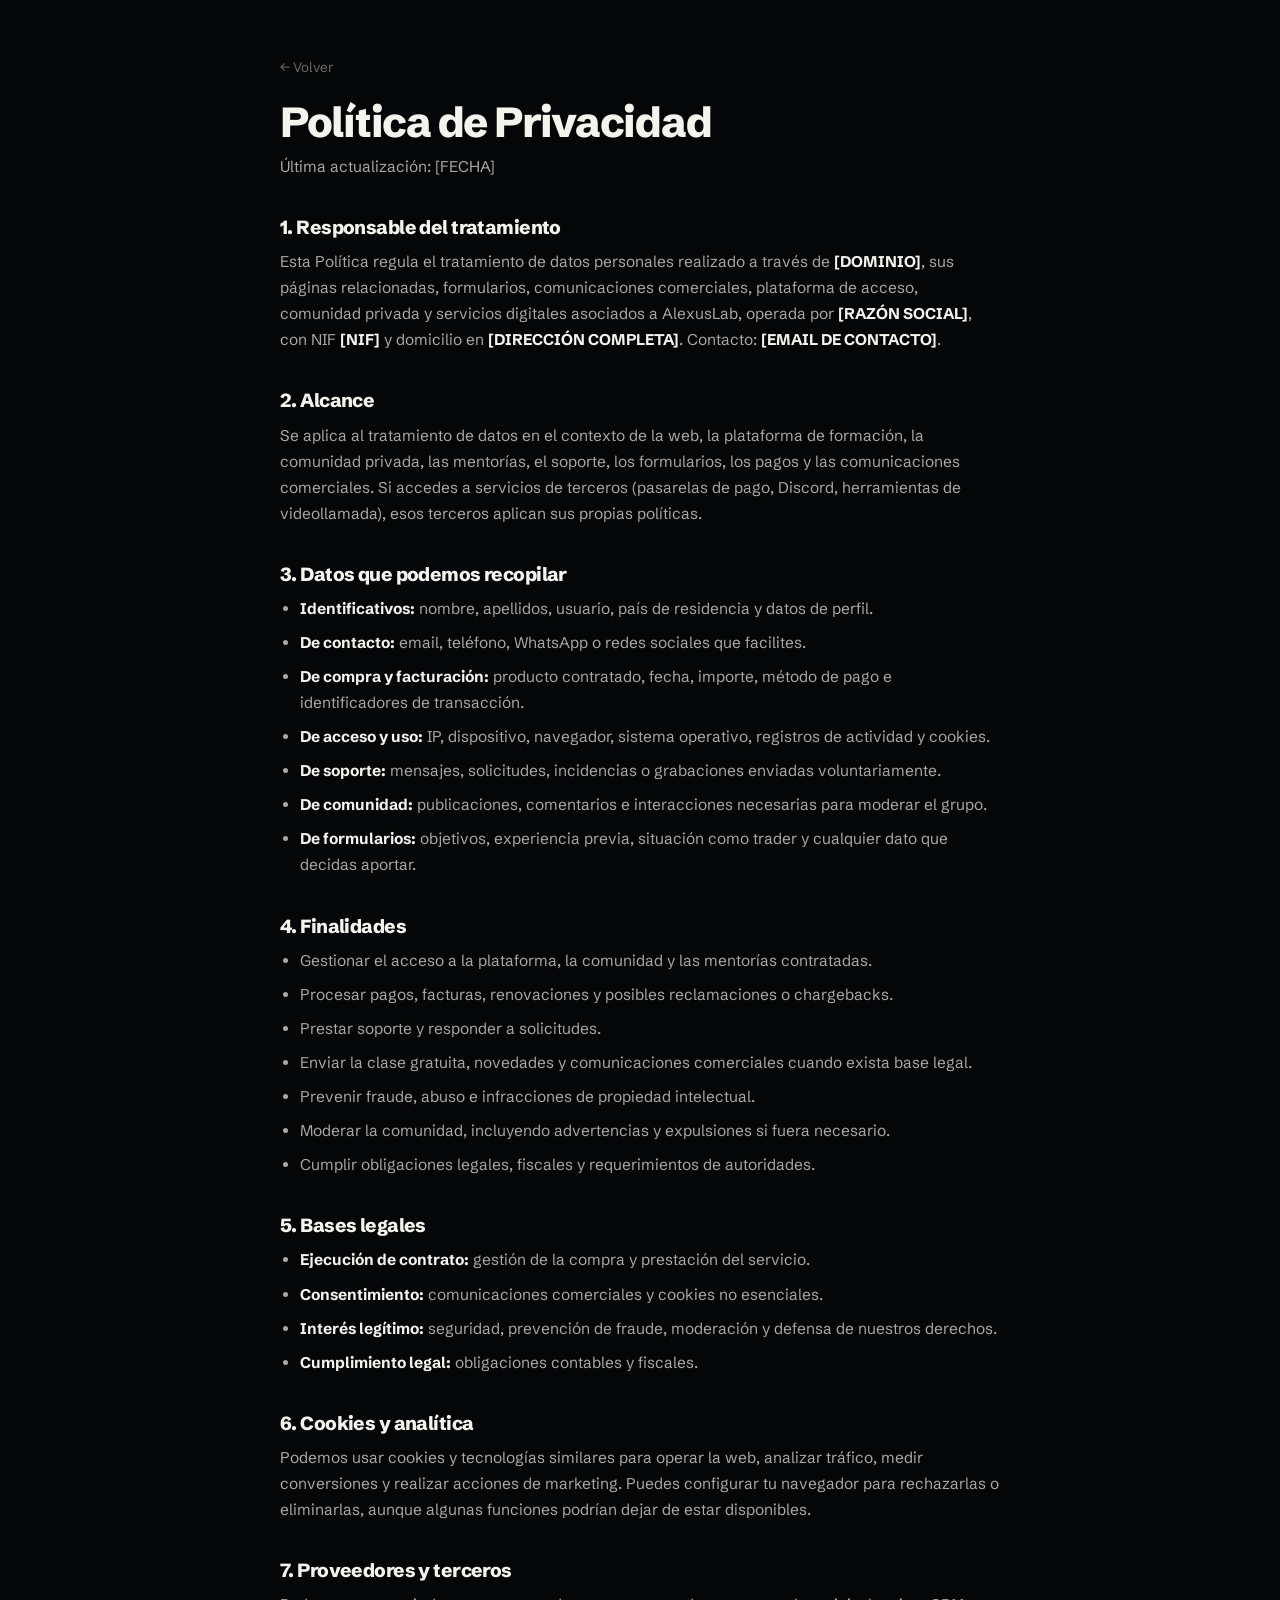
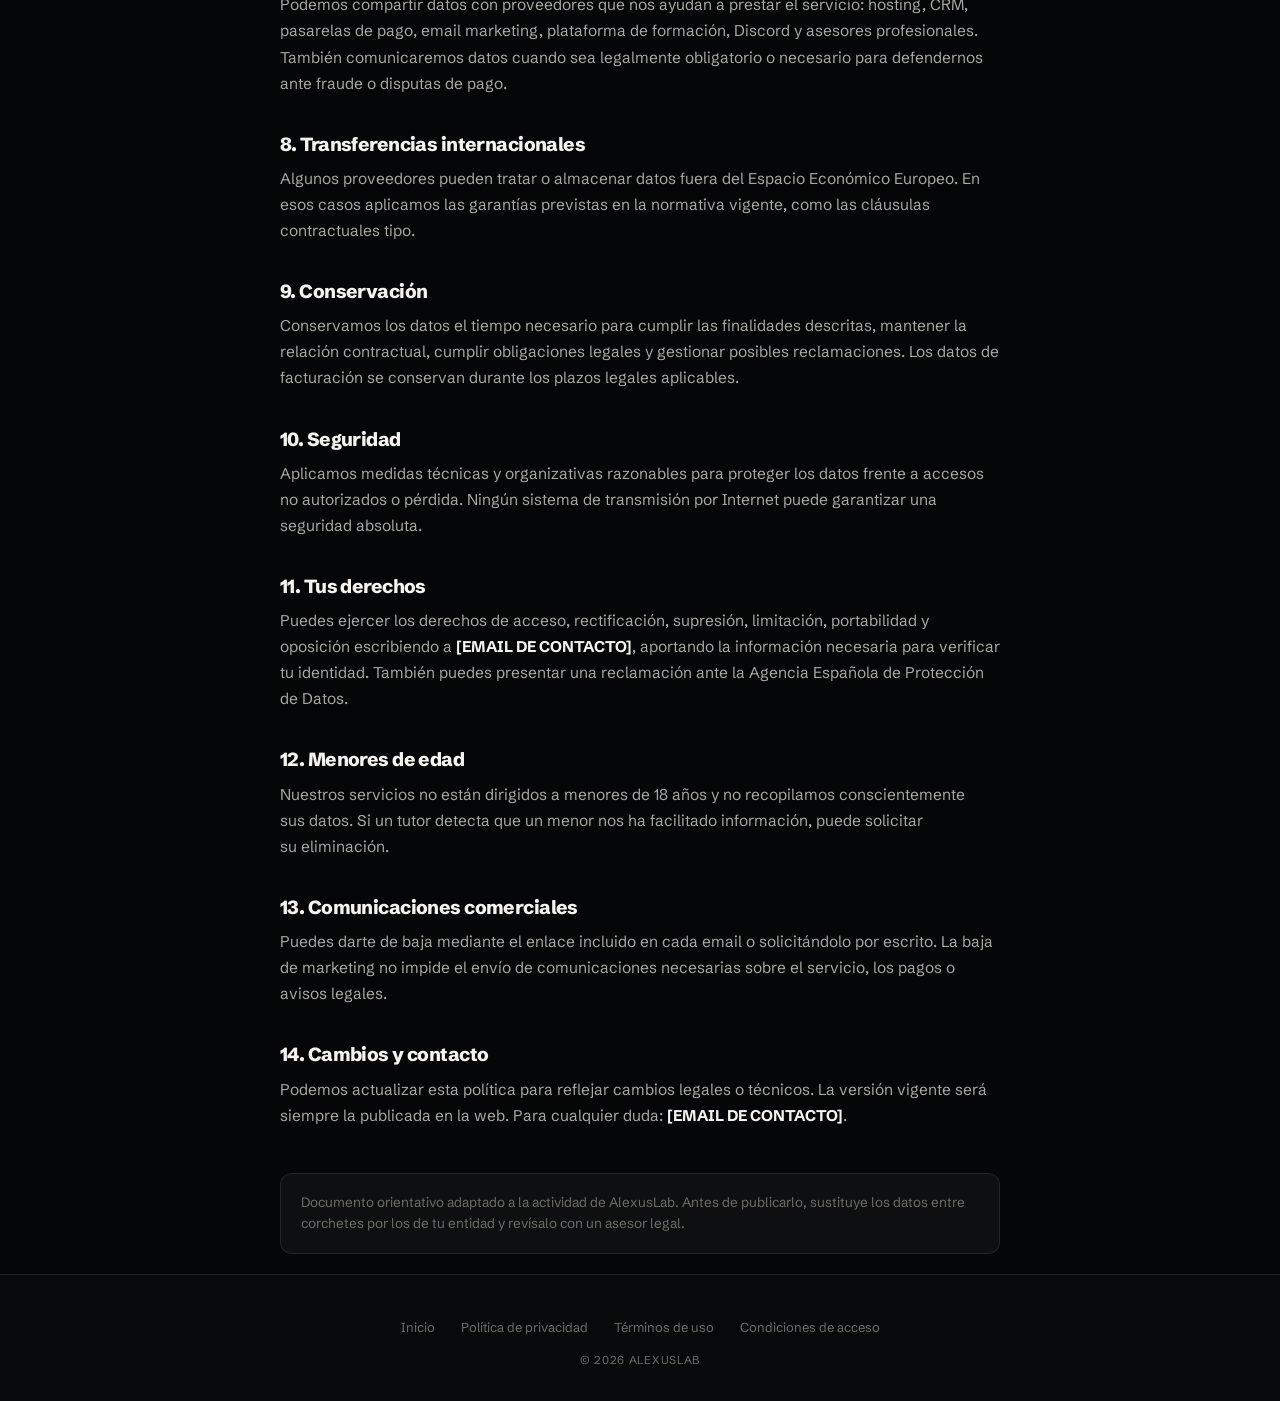
<file: deploy/privacidad.html>
<!doctype html>
<html lang="es">
<head>
<meta charset="utf-8" />
<meta name="viewport" content="width=device-width, initial-scale=1, viewport-fit=cover" />
<title>Política de Privacidad — AlexusLab</title>
<link rel="stylesheet" href="funnel.css" />
</head>
<body>
<main class="legal">
  <div class="wrap wrap--narrow">
    <a class="legal__back" href="index.html">← Volver</a>
    <h1>Política de Privacidad</h1>
    <p class="legal__date">Última actualización: [FECHA]</p>
    <h2>1. Responsable del tratamiento</h2>
    <p>Esta Política regula el tratamiento de datos personales realizado a través de <b>[DOMINIO]</b>, sus páginas relacionadas, formularios, comunicaciones comerciales, plataforma de acceso, comunidad privada y servicios digitales asociados a AlexusLab, operada por <b>[RAZÓN SOCIAL]</b>, con NIF <b>[NIF]</b> y domicilio en <b>[DIRECCIÓN COMPLETA]</b>. Contacto: <b>[EMAIL DE CONTACTO]</b>.</p>
    <h2>2. Alcance</h2>
    <p>Se aplica al tratamiento de datos en el contexto de la web, la plataforma de formación, la comunidad privada, las mentorías, el soporte, los formularios, los pagos y las comunicaciones comerciales. Si accedes a servicios de terceros (pasarelas de pago, Discord, herramientas de videollamada), esos terceros aplican sus propias políticas.</p>
    <h2>3. Datos que podemos recopilar</h2>
    <ul>
      <li><b>Identificativos:</b> nombre, apellidos, usuario, país de residencia y datos de perfil.</li>
      <li><b>De contacto:</b> email, teléfono, WhatsApp o redes sociales que facilites.</li>
      <li><b>De compra y facturación:</b> producto contratado, fecha, importe, método de pago e identificadores de transacción.</li>
      <li><b>De acceso y uso:</b> IP, dispositivo, navegador, sistema operativo, registros de actividad y cookies.</li>
      <li><b>De soporte:</b> mensajes, solicitudes, incidencias o grabaciones enviadas voluntariamente.</li>
      <li><b>De comunidad:</b> publicaciones, comentarios e interacciones necesarias para moderar el grupo.</li>
      <li><b>De formularios:</b> objetivos, experiencia previa, situación como trader y cualquier dato que decidas aportar.</li>
    </ul>
    <h2>4. Finalidades</h2>
    <ul>
      <li>Gestionar el acceso a la plataforma, la comunidad y las mentorías contratadas.</li>
      <li>Procesar pagos, facturas, renovaciones y posibles reclamaciones o chargebacks.</li>
      <li>Prestar soporte y responder a solicitudes.</li>
      <li>Enviar la clase gratuita, novedades y comunicaciones comerciales cuando exista base legal.</li>
      <li>Prevenir fraude, abuso e infracciones de propiedad intelectual.</li>
      <li>Moderar la comunidad, incluyendo advertencias y expulsiones si fuera necesario.</li>
      <li>Cumplir obligaciones legales, fiscales y requerimientos de autoridades.</li>
    </ul>
    <h2>5. Bases legales</h2>
    <ul>
      <li><b>Ejecución de contrato:</b> gestión de la compra y prestación del servicio.</li>
      <li><b>Consentimiento:</b> comunicaciones comerciales y cookies no esenciales.</li>
      <li><b>Interés legítimo:</b> seguridad, prevención de fraude, moderación y defensa de nuestros derechos.</li>
      <li><b>Cumplimiento legal:</b> obligaciones contables y fiscales.</li>
    </ul>
    <h2>6. Cookies y analítica</h2>
    <p>Podemos usar cookies y tecnologías similares para operar la web, analizar tráfico, medir conversiones y realizar acciones de marketing. Puedes configurar tu navegador para rechazarlas o eliminarlas, aunque algunas funciones podrían dejar de estar disponibles.</p>
    <h2>7. Proveedores y terceros</h2>
    <p>Podemos compartir datos con proveedores que nos ayudan a prestar el servicio: hosting, CRM, pasarelas de pago, email marketing, plataforma de formación, Discord y asesores profesionales. También comunicaremos datos cuando sea legalmente obligatorio o necesario para defendernos ante fraude o disputas de pago.</p>
    <h2>8. Transferencias internacionales</h2>
    <p>Algunos proveedores pueden tratar o almacenar datos fuera del Espacio Económico Europeo. En esos casos aplicamos las garantías previstas en la normativa vigente, como las cláusulas contractuales tipo.</p>
    <h2>9. Conservación</h2>
    <p>Conservamos los datos el tiempo necesario para cumplir las finalidades descritas, mantener la relación contractual, cumplir obligaciones legales y gestionar posibles reclamaciones. Los datos de facturación se conservan durante los plazos legales aplicables.</p>
    <h2>10. Seguridad</h2>
    <p>Aplicamos medidas técnicas y organizativas razonables para proteger los datos frente a accesos no autorizados o pérdida. Ningún sistema de transmisión por Internet puede garantizar una seguridad absoluta.</p>
    <h2>11. Tus derechos</h2>
    <p>Puedes ejercer los derechos de acceso, rectificación, supresión, limitación, portabilidad y oposición escribiendo a <b>[EMAIL DE CONTACTO]</b>, aportando la información necesaria para verificar tu identidad. También puedes presentar una reclamación ante la Agencia Española de Protección de Datos.</p>
    <h2>12. Menores de edad</h2>
    <p>Nuestros servicios no están dirigidos a menores de 18 años y no recopilamos conscientemente sus datos. Si un tutor detecta que un menor nos ha facilitado información, puede solicitar su eliminación.</p>
    <h2>13. Comunicaciones comerciales</h2>
    <p>Puedes darte de baja mediante el enlace incluido en cada email o solicitándolo por escrito. La baja de marketing no impide el envío de comunicaciones necesarias sobre el servicio, los pagos o avisos legales.</p>
    <h2>14. Cambios y contacto</h2>
    <p>Podemos actualizar esta política para reflejar cambios legales o técnicos. La versión vigente será siempre la publicada en la web. Para cualquier duda: <b>[EMAIL DE CONTACTO]</b>.</p>
    <div class="legal__note">Documento orientativo adaptado a la actividad de AlexusLab. Antes de publicarlo, sustituye los datos entre corchetes por los de tu entidad y revísalo con un asesor legal.</div>
  </div>
</main>
<footer class="foot">
  <div class="wrap">
    <nav class="foot__links">
      <a href="index.html">Inicio</a>
      <a href="privacidad.html">Política de privacidad</a>
      <a href="terminos.html">Términos de uso</a>
      <a href="condiciones.html">Condiciones de acceso</a>
    </nav>
    <div class="foot__c">© 2026 ALEXUSLAB</div>
  </div>
</footer>
</body>
</html>
</file>
<file: funnel.css>
/* AlexusLab — FUNNEL V4. Negro + verde. Sistema compartido por hub / comunidad / mentoria / legal. */

:root{
  --f-bg:#050607; --f-bg-2:#0C0D0F; --f-card:#141518; --f-card-2:#1B1D21;
  --f-line:rgba(255,255,255,.1); --f-line-2:rgba(255,255,255,.22);
  --f-ink:#F4F3EE; --f-ink-2:#B3B2AC; --f-ink-3:#8E8D86;
  --f-g:#7FB069; --f-g-hi:#9BD07F;
  --f-font:'Manrope',system-ui,-apple-system,sans-serif;
  --f-r:24px; --f-r-sm:16px; --f-pad:16px;
  --f-max:1080px;
}
*{box-sizing:border-box}
html{scroll-behavior:smooth;-webkit-text-size-adjust:100%;scroll-padding-top:60px}
body{margin:0;background:var(--f-bg);color:var(--f-ink);font-family:var(--f-font);overflow-x:hidden;text-wrap:pretty;-webkit-font-smoothing:antialiased}
img{display:block;max-width:100%;height:auto}
a{color:var(--f-g);text-decoration:none}
a:hover{color:var(--f-g-hi)}
h1,h2,h3{margin:0;font-weight:800;letter-spacing:-.035em;line-height:1.04}
p{margin:0}
.wrap{width:100%;max-width:var(--f-max);margin:0 auto;padding:0 var(--f-pad)}
.wrap--narrow{max-width:760px}
@media(min-width:720px){:root{--f-pad:28px}}
.sec{padding:60px 0;position:relative}
.sec--tight{padding:36px 0}
@media(min-width:900px){.sec{padding:96px 0}}
.center{text-align:center}
.g{color:var(--f-g)}
.hidden{display:none!important}

/* type */
.h-xl{font-size:clamp(34px,6vw,60px)}
.h-l{font-size:clamp(28px,4.6vw,46px)}
.lead{font-size:clamp(15.5px,2vw,18px);line-height:1.55;color:var(--f-ink-2)}
.kicker{display:inline-block;font-size:11.5px;font-weight:700;letter-spacing:.2em;text-transform:uppercase;color:var(--f-g);margin-bottom:12px}
.sec-head{margin-bottom:26px}
.sec-head .lead{margin-top:12px;max-width:600px}
.sec-head.center .lead{margin-inline:auto}
.dot{width:8px;height:8px;border-radius:50%;background:var(--f-g);animation:pz 2.4s ease-out infinite;flex:0 0 auto}
@keyframes pz{0%{box-shadow:0 0 0 0 rgba(127,176,105,.5)}70%{box-shadow:0 0 0 9px rgba(127,176,105,0)}100%{box-shadow:0 0 0 0 rgba(127,176,105,0)}}

/* buttons — píldora, como la referencia */
.btn{display:flex;align-items:center;justify-content:center;gap:10px;width:100%;min-height:54px;padding:15px 26px;border:0;border-radius:999px;font-family:var(--f-font);font-size:14px;font-weight:700;letter-spacing:.07em;text-transform:uppercase;text-align:center;line-height:1.2;cursor:pointer;transition:transform .15s ease,box-shadow .2s ease,background .2s ease,color .2s ease}
.btn--primary{background:var(--f-g);color:#07080A;box-shadow:0 12px 40px rgba(127,176,105,.3)}
.btn--primary:hover{background:var(--f-g-hi);color:#07080A;transform:translateY(-1px)}
.btn--ghost{background:var(--f-card);color:var(--f-ink);border:1px solid var(--f-line-2)}
.btn--ghost:hover{color:var(--f-ink);background:var(--f-card-2)}
.btn--outline{background:transparent;color:var(--f-ink);border:1.5px solid rgba(255,255,255,.75)}
.btn--outline:hover{background:rgba(255,255,255,.1);color:#fff}
.btn--auto{width:auto;display:inline-flex}
.btn-stack{display:flex;flex-direction:column;gap:10px}
.btn__ico{width:34px;height:34px;border-radius:50%;display:grid;place-items:center;flex:0 0 auto;background:rgba(0,0,0,.14)}
.btn__ico svg{width:18px;height:18px;fill:currentColor}
.btn__arrow{margin-left:auto;opacity:.6;font-size:18px}

/* ===== BANNER DINÁMICO 1: píldora de anuncios con marquee ===== */
.ann{position:fixed;top:10px;left:10px;right:10px;z-index:80;max-width:640px;margin:0 auto;height:34px;border-radius:999px;border:1px solid rgba(255,255,255,.28);background:rgba(8,9,10,.55);backdrop-filter:blur(14px) saturate(1.3);-webkit-backdrop-filter:blur(14px) saturate(1.3);overflow:hidden;display:flex;align-items:center;padding:0 4px}
.ann__win{flex:1;min-width:0;height:100%;display:flex;align-items:center;overflow:hidden;-webkit-mask-image:linear-gradient(90deg,transparent,#000 10%,#000 90%,transparent);mask-image:linear-gradient(90deg,transparent,#000 10%,#000 90%,transparent)}
.ann__track{display:flex;flex:0 0 auto;white-space:nowrap;animation:mq 32s linear infinite}
.ann__track span{display:inline-flex;align-items:center;gap:22px;padding-right:22px;font-size:11px;font-weight:700;letter-spacing:.14em;text-transform:uppercase;color:var(--f-ink)}
.ann__track span::after{content:"";width:5px;height:5px;border-radius:50%;background:var(--f-g)}
@keyframes mq{from{transform:translateX(0)}to{transform:translateX(-50%)}}
.has-ann .top{padding-top:54px}

/* cabecera sobre el hero */
.top{position:absolute;top:0;left:0;right:0;z-index:20;padding:54px 0 0}
.top__in{display:flex;align-items:center;justify-content:space-between;max-width:var(--f-max);margin:0 auto;padding:0 var(--f-pad)}
.top__logo{height:27px;width:auto}
.top__ico{width:40px;height:40px;display:grid;place-items:center;border-radius:50%;color:var(--f-ink)}
.top__ico svg{width:22px;height:22px;fill:none;stroke:currentColor;stroke-width:1.8}
.top__ico:hover{color:var(--f-g)}
.top__sp{width:40px}

/* ===== HERO a sangre ===== */
.hero{position:relative;min-height:92svh;display:flex;align-items:flex-end;overflow:hidden;background:#000}
.hero__bg{position:absolute;inset:0}
.hero__bg img{width:100%;height:100%;object-fit:cover}
.hero__bg::after{content:"";position:absolute;inset:0;background:linear-gradient(180deg,rgba(5,6,7,.55) 0%,rgba(5,6,7,.05) 30%,rgba(5,6,7,.35) 55%,rgba(5,6,7,.94) 88%,#050607 100%)}
.hero__c{position:relative;z-index:2;width:100%;max-width:640px;margin:0 auto;padding:0 var(--f-pad) 34px;text-align:center}
.hero h1{font-size:clamp(32px,6.4vw,58px);text-shadow:0 2px 30px rgba(0,0,0,.45)}
.hero .lead{margin:14px auto 0;color:#E4E3DD;max-width:520px}
.hero .btn{margin:24px auto 0;max-width:400px}
.hero__sub{display:inline-flex;align-items:center;gap:8px;margin-top:14px;font-size:14px;font-weight:600;color:var(--f-ink)}
.hero__sub svg{width:22px;height:22px}
.checks{display:flex;flex-wrap:wrap;justify-content:center;gap:6px 16px;margin-top:14px;font-size:12.5px;color:var(--f-ink-2)}
.checks span{display:inline-flex;align-items:center;gap:6px}
.checks svg{width:13px;height:13px;stroke:var(--f-g);fill:none;stroke-width:2.6;stroke-linecap:round;stroke-linejoin:round}

/* franja de empresas (estática, como la de prensa pero con hechos reales) */
.firms{padding:22px 0 8px;text-align:center}
.firms__l{font-size:11px;font-weight:700;letter-spacing:.18em;text-transform:uppercase;color:var(--f-ink-3);margin-bottom:12px}
.firms__row{display:flex;justify-content:center;align-items:center;gap:clamp(20px,6vw,56px);flex-wrap:wrap}
.firms__row b{font-size:clamp(17px,4.4vw,22px);font-weight:800;letter-spacing:-.02em;color:var(--f-ink-2)}

/* ===== CARRUSEL con barra de progreso ===== */
.car{display:flex;gap:12px;overflow-x:auto;scroll-snap-type:x mandatory;padding:0 var(--f-pad) 4px;scroll-padding:0 var(--f-pad);scrollbar-width:none;-webkit-overflow-scrolling:touch}
.car::-webkit-scrollbar{display:none}
.car>*{flex:0 0 78%;scroll-snap-align:start}
@media(min-width:720px){.car>*{flex-basis:42%}}
@media(min-width:1000px){.car{max-width:var(--f-max);margin:0 auto}.car>*{flex-basis:32%}}
.car--wide>*{flex-basis:86%}
@media(min-width:720px){.car--wide>*{flex-basis:46%}}
.car-bar{position:relative;width:120px;height:2px;margin:18px auto 0;background:rgba(255,255,255,.14);border-radius:2px;overflow:hidden}
.car-bar i{position:absolute;top:0;bottom:0;left:0;width:34%;background:var(--f-ink);border-radius:2px;transition:transform .15s linear}

/* tarjeta-imagen con título encima (como "Cremas Faciales") */
.tile{position:relative;border-radius:var(--f-r);overflow:hidden;background:var(--f-card);aspect-ratio:4/5}
.tile img{width:100%;height:100%;object-fit:cover}
.tile::after{content:"";position:absolute;inset:0;background:linear-gradient(180deg,rgba(0,0,0,.55) 0%,rgba(0,0,0,0) 32%,rgba(0,0,0,0) 55%,rgba(0,0,0,.85) 100%)}
.tile__t{position:absolute;z-index:2;top:18px;left:20px;right:20px;font-size:22px;font-weight:800;letter-spacing:-.02em}
.tile__d{position:absolute;z-index:2;left:20px;right:20px;bottom:18px;font-size:14.5px;line-height:1.45;color:#E4E3DD}
.tile--shot img{object-fit:cover;object-position:50% 40%}

/* tarjeta de certificado (como la card de producto) */
.pc{border-radius:var(--f-r-sm);overflow:hidden}
.pc__img{aspect-ratio:4/3;border-radius:var(--f-r-sm);background:#0B0C0E;border:1px solid var(--f-line);display:grid;place-items:center;overflow:hidden}
.pc__img img{width:100%;height:100%;object-fit:contain}
.pc__cap{padding:12px 4px 0}
.pc__cap b{display:block;font-size:15px;font-weight:700}
.pc__cap span{display:block;margin-top:3px;font-size:13.5px;font-weight:600;color:var(--f-g)}
.risk-note{max-width:620px;margin:20px auto 0;padding:0 var(--f-pad);text-align:center;font-size:12.5px;line-height:1.55;color:var(--f-ink-3)}

/* ===== BANNER DINÁMICO 2: texto gigante en movimiento ===== */
.big-mq{overflow:hidden;padding:18px 0;border-block:1px solid var(--f-line)}
.big-mq__track{display:flex;width:max-content;animation:mq 26s linear infinite}
.big-mq__track span{flex:0 0 auto;padding-right:.5em;font-size:clamp(40px,10vw,96px);font-weight:800;letter-spacing:-.045em;line-height:1;white-space:nowrap;color:transparent;-webkit-text-stroke:1.2px rgba(244,243,238,.4)}
.big-mq__track span b{color:var(--f-g);-webkit-text-stroke:0}
@media(prefers-reduced-motion:reduce){.ann__track,.big-mq__track{animation:none}}

/* vídeo */
.vid{position:relative;border-radius:var(--f-r);overflow:hidden;border:1px solid rgba(127,176,105,.45);aspect-ratio:16/9;background:#0E0F11;box-shadow:0 30px 80px rgba(0,0,0,.6)}
.vid img,.vid iframe{width:100%;height:100%;display:block;border:0;object-fit:cover}
.vid__play{position:absolute;inset:0;display:grid;place-items:end center;background:transparent;border:0;cursor:pointer;padding:0 0 11% 34%}
.vid__play span{width:64px;height:64px;border-radius:50%;background:var(--f-g);display:grid;place-items:center;box-shadow:0 12px 44px rgba(127,176,105,.55);transition:transform .2s ease}
.vid__play:hover span{transform:scale(1.07)}
.vid__play svg{width:24px;height:24px;fill:#07080A;margin-left:3px}
.vid__cap{margin-top:10px;text-align:center;font-size:12.5px;color:var(--f-ink-3)}

/* historia */
.story{display:grid;gap:22px;align-items:center}
@media(min-width:900px){.story{grid-template-columns:1fr 1fr;gap:56px}}
.story__img{border-radius:var(--f-r);overflow:hidden}
.story__img img{width:100%;aspect-ratio:4/3;object-fit:cover}
.story p{font-size:16.5px;line-height:1.62;color:var(--f-ink-2)}
.story p+p{margin-top:12px}
.story p b{color:var(--f-ink)}
.story h2{margin-bottom:16px}
.mine{display:grid;grid-template-columns:1fr 1fr;gap:10px;margin-top:22px}
.mine figure{margin:0}
.mine img{width:100%;aspect-ratio:1/1;object-fit:cover;border-radius:var(--f-r-sm);border:1px solid var(--f-line)}
.mine figcaption{padding:9px 2px 0;font-size:13px;font-weight:700;color:var(--f-g)}

/* comparativa */
.vs{display:grid;gap:12px}
@media(min-width:720px){.vs{grid-template-columns:1fr 1fr}}
.vs__col{border:1px solid var(--f-line);border-radius:var(--f-r);padding:24px 22px;background:var(--f-bg-2)}
.vs__col--good{border-color:rgba(127,176,105,.5);background:linear-gradient(180deg,rgba(127,176,105,.1),var(--f-bg-2))}
.vs__h{font-size:12px;font-weight:800;letter-spacing:.16em;text-transform:uppercase;color:var(--f-ink-3);margin-bottom:16px}
.vs__col--good .vs__h{color:var(--f-g)}
.vs ul{list-style:none;padding:0;margin:0;display:grid;gap:12px}
.vs li{position:relative;padding-left:24px;font-size:15.5px;line-height:1.45;color:var(--f-ink-2)}
.vs li::before{content:"✕";position:absolute;left:0;color:#9A6464;font-weight:800}
.vs__col--good li{color:var(--f-ink)}
.vs__col--good li::before{content:"✓";color:var(--f-g)}

/* tarjeta-imagen grande con CTA (como "Tu piel, en su mejor versión") */
.feature{position:relative;margin:0 var(--f-pad);max-width:var(--f-max);border-radius:28px;overflow:hidden;min-height:560px;display:flex;background:#000}
@media(min-width:1112px){.feature{margin:0 auto}}
.feature__bg{position:absolute;inset:0}
.feature__bg img{width:100%;height:100%;object-fit:cover}
.feature__bg::after{content:"";position:absolute;inset:0;background:linear-gradient(180deg,rgba(5,6,7,.82) 0%,rgba(5,6,7,.45) 45%,rgba(5,6,7,.2) 70%,rgba(5,6,7,.7) 100%)}
.feature__c{position:relative;z-index:2;width:100%;max-width:560px;margin:0 auto;padding:40px 22px;text-align:center}
.feature h2{font-size:clamp(30px,6vw,52px)}
.feature p{margin:14px auto 0;font-size:16px;line-height:1.5;font-weight:600;color:#ECEBE5;max-width:440px}
.feature .btn{margin:24px auto 0;max-width:340px}

/* precios */
.price-grid{display:grid;gap:14px;max-width:780px;margin:0 auto}
@media(min-width:720px){.price-grid{grid-template-columns:1fr 1fr}}
.plan{position:relative;background:var(--f-bg-2);border:1px solid var(--f-line);border-radius:var(--f-r);padding:28px 22px 22px;display:flex;flex-direction:column}
.plan--best{border-color:rgba(127,176,105,.6);background:linear-gradient(180deg,rgba(127,176,105,.13),var(--f-bg-2) 60%);box-shadow:0 0 0 1px rgba(127,176,105,.2),0 24px 70px rgba(0,0,0,.5)}
@media(max-width:719px){.plan--best{order:-1;margin-bottom:4px}}
.plan__tag{position:absolute;top:-12px;left:22px;padding:6px 13px;border-radius:999px;background:var(--f-g);color:#07080A;font-size:11px;font-weight:800;letter-spacing:.12em;text-transform:uppercase}
.plan__name{font-size:12px;font-weight:700;letter-spacing:.16em;text-transform:uppercase;color:var(--f-ink-3)}
.plan__price{display:flex;align-items:baseline;gap:8px;margin:12px 0 4px}
.plan__price b{font-size:clamp(40px,8vw,54px);font-weight:800;letter-spacing:-.04em;line-height:1}
.plan__price span{font-size:15px;color:var(--f-ink-3)}
.plan__was{font-size:13.5px;color:var(--f-ink-3)}
.plan__list{list-style:none;padding:0;margin:20px 0 24px;display:grid;gap:10px;flex:1}
.plan__list li{position:relative;padding-left:24px;font-size:15px;line-height:1.45;color:var(--f-ink-2)}
.plan__list li::before{content:"✓";position:absolute;left:0;color:var(--f-g);font-weight:800}
.plan__list li b{color:var(--f-ink)}
.plan__renew{margin-top:12px;text-align:center;font-size:12.5px;line-height:1.5;color:var(--f-ink-3)}
.price-sub{max-width:560px;margin:18px auto 0;text-align:center;font-size:15.5px;line-height:1.55;color:var(--f-ink-2)}
.price-sub b{color:var(--f-ink)}

/* FAQ */
.faq details{border-bottom:1px solid var(--f-line);padding:18px 0}
.faq summary{cursor:pointer;list-style:none;font-size:17px;font-weight:700;display:flex;justify-content:space-between;gap:16px;line-height:1.35}
.faq summary::-webkit-details-marker{display:none}
.faq summary::after{content:"+";color:var(--f-g);font-weight:800;font-size:20px;line-height:1;flex:0 0 auto}
.faq details[open] summary::after{content:"–"}
.faq p{margin-top:10px;color:var(--f-ink-2);line-height:1.6;font-size:15.5px}

/* DM */
.dm{max-width:560px;margin:0 auto;text-align:center;border:1px solid var(--f-line);border-radius:var(--f-r);padding:30px 22px;background:var(--f-bg-2)}
.dm h3{font-size:clamp(22px,4vw,28px);margin-bottom:8px}
.dm p{color:var(--f-ink-2);font-size:15.5px;line-height:1.55;margin-bottom:20px}
.dm .btn{max-width:320px;margin:0 auto}

/* lista de dolores */
.plist{counter-reset:p;display:grid;gap:10px;margin:0;padding:0}
.plist li{list-style:none;counter-increment:p;background:var(--f-bg-2);border:1px solid var(--f-line);border-radius:var(--f-r-sm);padding:18px 18px 18px 58px;position:relative;font-size:15.5px;line-height:1.5;color:var(--f-ink-2)}
.plist li::before{content:counter(p,decimal-leading-zero);position:absolute;left:18px;top:19px;font-size:13px;font-weight:800;color:var(--f-g)}
.plist b{color:var(--f-ink)}

/* ===== PIE: tarjeta redondeada con imagen ===== */
.foot{position:relative;margin-top:40px;border-radius:28px 28px 0 0;overflow:hidden;padding:44px 0 calc(28px + env(safe-area-inset-bottom));background:#0A0B0C}
.foot::before{content:"";position:absolute;inset:0;background:url('assets/bg-smoke.jpg') center/cover no-repeat;opacity:.55}
.foot::after{content:"";position:absolute;inset:0;background:linear-gradient(180deg,rgba(5,6,7,.35),rgba(5,6,7,.85))}
.foot>.wrap{position:relative;z-index:1}
.foot__logo{height:26px;width:auto;margin-bottom:26px}
.foot__cols{display:grid;grid-template-columns:1fr 1fr;gap:24px}
.foot__cols h4{margin:0 0 12px;font-size:17px;font-weight:800;letter-spacing:-.02em}
.foot__cols a,.foot__cols button{display:block;margin-bottom:9px;background:0;border:0;padding:0;font-family:var(--f-font);font-size:13.5px;color:var(--f-ink-2);cursor:pointer;text-align:left}
.foot__cols a:hover,.foot__cols button:hover{color:var(--f-g)}
.foot__c{margin-top:30px;font-size:12px;color:var(--f-ink-3);letter-spacing:.06em}
.foot__legal{margin-top:12px;font-size:11.5px;line-height:1.6;color:var(--f-ink-3);max-width:640px}

/* sticky CTA móvil */
.sticky-cta{position:fixed;left:0;right:0;bottom:0;z-index:60;padding:10px 14px calc(10px + env(safe-area-inset-bottom));background:rgba(5,6,7,.9);backdrop-filter:blur(14px);-webkit-backdrop-filter:blur(14px);border-top:1px solid var(--f-line);transform:translateY(110%);transition:transform .3s ease}
.sticky-cta.on{transform:translateY(0)}
.sticky-cta .btn{min-height:48px;padding:12px 20px;font-size:13.5px}
.sticky-cta__in{display:flex;align-items:center;justify-content:space-between;gap:14px;max-width:520px;margin:0 auto}
.sticky-cta__price{display:flex;flex-direction:column;line-height:1.15;min-width:0;white-space:nowrap}
.sticky-cta__price b{font-size:19px;font-weight:800;letter-spacing:-.02em}
.sticky-cta__price span{font-size:11.5px;color:var(--f-ink-3)}
.sticky-cta__in .btn{width:auto;flex:0 0 auto}
@media(min-width:900px){.sticky-cta{display:none}}
.has-sticky{padding-bottom:76px}
@media(min-width:900px){.has-sticky{padding-bottom:0}}

/* cookies */
.ck{position:fixed;left:10px;right:10px;bottom:10px;z-index:300;max-width:520px;margin:0 auto;padding:16px 16px calc(16px + env(safe-area-inset-bottom));background:var(--f-card);border:1px solid var(--f-line-2);border-radius:20px;box-shadow:0 20px 60px rgba(0,0,0,.6);display:none}
.ck.on{display:block}
.ck p{font-size:13.5px;line-height:1.5;color:var(--f-ink-2);margin-bottom:12px}
.ck p a{text-decoration:underline}
.ck__b{display:grid;grid-template-columns:1fr 1fr;gap:10px}
.ck__b button{min-height:44px;border-radius:999px;font-family:var(--f-font);font-size:13.5px;font-weight:700;cursor:pointer;border:1px solid var(--f-line-2);background:var(--f-card-2);color:var(--f-ink)}
.ck__b button[data-ck="yes"]{background:var(--f-g);border-color:var(--f-g);color:#07080A}

/* reveal */
.rv{opacity:0;transform:translateY(16px);transition:opacity .6s ease,transform .6s ease}
.rv.in{opacity:1;transform:none}
@media(prefers-reduced-motion:reduce){.rv{opacity:1;transform:none;transition:none}}

/* legal */
.legal{padding:56px 0 20px}
.legal__back{display:inline-block;margin-bottom:22px;font-size:13.5px;color:var(--f-ink-3)}
.legal__back:hover{color:var(--f-g)}
.legal h1{font-size:clamp(28px,4.6vw,42px);margin-bottom:10px}
.legal__date{font-size:13px;color:var(--f-ink-3);margin-bottom:30px}
.legal h2{font-size:19px;margin:34px 0 12px;color:var(--f-ink)}
.legal p,.legal li{font-size:15.5px;line-height:1.68;color:var(--f-ink-2)}
.legal p+p{margin-top:12px}
.legal ul{margin:12px 0 0;padding-left:20px;display:flex;flex-direction:column;gap:8px}
.legal b{color:var(--f-ink)}
.mine figure{display:flex;flex-direction:column}

/* logos de empresas de fondeo (monocromo) */
.logos{display:grid;grid-template-columns:repeat(3,1fr);gap:18px 14px;align-items:center;justify-items:center;max-width:720px;margin:0 auto;padding:0 var(--f-pad)}
@media(min-width:720px){.logos{grid-template-columns:repeat(6,1fr)}}
.logos img{height:24px;width:auto;max-width:100%;opacity:.72}
.logos img.w{height:15px}
.logos img.m{height:19px}

/* filosofía */
.manifesto{max-width:720px;margin:0 auto}
.manifesto p{font-size:17px;line-height:1.62;color:var(--f-ink-2)}
.manifesto p+p{margin-top:14px}
.manifesto p b{color:var(--f-ink)}
.quote{margin:26px 0 0;padding:20px 22px;border-left:3px solid var(--f-g);border-radius:0 var(--f-r-sm) var(--f-r-sm) 0;background:var(--f-bg-2);font-size:clamp(19px,4.6vw,24px);font-weight:800;letter-spacing:-.02em;line-height:1.3}

/* pilares */
.pillars{display:grid;gap:10px}
@media(min-width:720px){.pillars{grid-template-columns:1fr 1fr}}
.pill{display:flex;gap:14px;align-items:flex-start;padding:20px 18px;border:1px solid var(--f-line);border-radius:var(--f-r);background:var(--f-bg-2)}
.pill__i{flex:0 0 auto;width:44px;height:44px;border-radius:14px;display:grid;place-items:center;background:rgba(127,176,105,.12);border:1px solid rgba(127,176,105,.3)}
.pill__i svg{width:21px;height:21px;fill:none;stroke:var(--f-g);stroke-width:1.9;stroke-linecap:round;stroke-linejoin:round}
.pill h3{font-size:17px;letter-spacing:-.015em;margin-bottom:6px;line-height:1.25}
.pill p{font-size:14.5px;line-height:1.55;color:var(--f-ink-2)}

/* ranking de empresas */
.rank{display:grid;gap:10px;max-width:720px;margin:0 auto}
.rk{display:grid;grid-template-columns:44px 1fr;gap:6px 14px;align-items:center;padding:18px;border:1px solid var(--f-line);border-radius:var(--f-r);background:var(--f-bg-2)}
.rk--top{border-color:rgba(127,176,105,.5);background:linear-gradient(180deg,rgba(127,176,105,.1),var(--f-bg-2))}
.rk__n{grid-row:span 2;width:44px;height:44px;border-radius:50%;display:grid;place-items:center;font-size:18px;font-weight:800;background:var(--f-card-2);color:var(--f-ink-2)}
.rk--top .rk__n{background:var(--f-g);color:#07080A}
.rk__logo{height:22px;width:auto;max-width:100%;justify-self:start}
.rk__logo.w{height:14px}.rk__logo.m{height:18px}
.rk p{font-size:14px;line-height:1.45;color:var(--f-ink-2)}
.rank__sub{margin:22px 0 10px;font-size:12px;font-weight:800;letter-spacing:.16em;text-transform:uppercase;color:var(--f-ink-3)}
.rank__note{margin-top:16px;font-size:12.5px;line-height:1.55;color:var(--f-ink-3);text-align:center}
.podium{display:grid;grid-template-columns:repeat(3,1fr);gap:8px}
.pd{position:relative;display:grid;place-items:center;height:92px;padding:26px 10px 14px;border:1px solid var(--f-line);border-radius:var(--f-r-sm);background:var(--f-bg-2)}
.pd img{height:22px;width:auto;max-width:100%;opacity:.85}
.pd img.w{height:12px}.pd img.m{height:15px}
.pd--top{height:108px;border-color:rgba(127,176,105,.5);background:linear-gradient(180deg,rgba(127,176,105,.12),var(--f-bg-2))}
.pd--top img{height:26px;opacity:1}.pd--top img.w{height:14px}
.pd__n{position:absolute;top:8px;left:8px;width:24px;height:24px;border-radius:50%;display:grid;place-items:center;font-size:12px;font-weight:800;background:var(--f-card-2);color:var(--f-ink-2)}
.pd--top .pd__n{background:var(--f-g);color:#07080A}
.rank__note b{color:var(--f-ink-2)}
/* camino de dudas → clase gratis */
.doubt-card{display:flex;align-items:center;gap:14px;max-width:780px;margin:22px auto 0;padding:18px 16px;border:1px solid rgba(127,176,105,.55);border-radius:var(--f-r);background:linear-gradient(180deg,rgba(127,176,105,.12),var(--f-bg-2));color:var(--f-ink)}
.doubt-card:hover{color:var(--f-ink);border-color:var(--f-g)}
.doubt-card__i{flex:0 0 auto;width:46px;height:46px;border-radius:14px;display:grid;place-items:center;background:var(--f-g);color:#07080A}
.doubt-card__i svg{width:22px;height:22px;fill:none;stroke:currentColor;stroke-width:1.9}
.doubt-card__t{flex:1;min-width:0}
.doubt-card__t b{display:block;font-size:16.5px;margin-bottom:3px}
.doubt-card__t span{display:block;font-size:13.5px;line-height:1.45;color:var(--f-ink-2)}
.doubt-card__a{flex:0 0 auto;font-size:22px;color:var(--f-g)}
.dm .btn-stack .btn--primary{margin-bottom:2px}
/* 3 pasos de la clase gratis */
.steps3{list-style:none;display:grid;gap:8px;max-width:420px;margin:18px auto 0;padding:0;text-align:left}
.steps3 li{display:flex;align-items:center;gap:12px;padding:10px 14px;border-radius:14px;background:rgba(8,9,10,.55);border:1px solid rgba(255,255,255,.14);backdrop-filter:blur(8px);-webkit-backdrop-filter:blur(8px);font-size:14px;font-weight:600;color:var(--f-ink)}
.steps3 b{flex:0 0 auto;width:26px;height:26px;border-radius:50%;display:grid;place-items:center;background:var(--f-g);color:#07080A;font-size:13px}
.steps3 span{color:var(--f-ink-2);font-weight:500}
/* pie compacto v2 */
.foot{padding:34px 0 calc(24px + env(safe-area-inset-bottom))}
.foot__in{display:flex;flex-direction:column;align-items:center;text-align:center;gap:18px}
.foot__in .foot__logo{margin:0}
.foot__soc{display:flex;gap:12px;justify-content:center}
.foot__soc a{width:48px;height:48px;border-radius:50%;display:grid;place-items:center;border:1px solid var(--f-line-2);background:rgba(255,255,255,.04);color:var(--f-ink);transition:border-color .2s,color .2s,transform .15s}
.foot__soc a:hover{border-color:var(--f-g);color:var(--f-g);transform:translateY(-1px)}
.foot__soc svg{width:21px;height:21px;fill:none;stroke:currentColor;stroke-width:1.8;stroke-linecap:round;stroke-linejoin:round}
.foot__legal-links{display:flex;flex-wrap:wrap;justify-content:center;gap:4px 0}
.foot__legal-links a{font-size:12.5px;color:var(--f-ink-3);padding:0 10px;border-left:1px solid var(--f-line-2);line-height:1}
.foot__legal-links a:first-child{border-left:0}
.foot__legal-links a:hover{color:var(--f-g)}
.foot .foot__legal{margin:0 auto;font-size:11px;max-width:560px}
.top__in{display:grid;grid-template-columns:1fr auto 1fr}
.top__in>:first-child{justify-self:start}
.top__in>:last-child{justify-self:end}
.top__pill{display:inline-flex;align-items:center;gap:6px;height:34px;padding:0 12px 0 9px;border-radius:999px;border:1px solid rgba(255,255,255,.35);background:rgba(8,9,10,.45);backdrop-filter:blur(8px);-webkit-backdrop-filter:blur(8px);color:var(--f-ink);font-size:12px;font-weight:700;letter-spacing:.02em;white-space:nowrap}
.top__pill:hover{color:var(--f-ink);border-color:var(--f-g)}
.top__pill svg{width:17px;height:17px;fill:none;stroke:var(--f-g);stroke-width:1.9}
.top__pill svg path{fill:var(--f-g)}

/* ===== v5: menos texto, más visual ===== */
/* logos con ranking */
.logos .lg{position:relative;display:grid;place-items:center;width:100%;height:58px;border:1px solid var(--f-line);border-radius:14px;background:var(--f-bg-2)}
.logos .lg--top{border-color:rgba(127,176,105,.45)}
.logos .lg img{height:20px;opacity:.85}
.logos .lg img.w{height:11px}.logos .lg img.m{height:14px}
.logos .lg i{position:absolute;top:-8px;left:-6px;width:20px;height:20px;border-radius:50%;display:grid;place-items:center;font-style:normal;font-size:11px;font-weight:800;background:var(--f-card-2);color:var(--f-ink-2);border:1px solid var(--f-line-2)}
.logos .lg--top i{background:var(--f-g);color:#07080A;border-color:var(--f-g)}
.logos{gap:14px 10px}
.logos__cap{margin-top:14px;text-align:center;font-size:12.5px;color:var(--f-ink-3)}
.logos__cap b{color:var(--f-g)}
/* sellos en una línea */
.checks{flex-wrap:nowrap;gap:12px;font-size:clamp(10.5px,3vw,12.5px);white-space:nowrap}
/* pilares como iconos */
.tiles{display:grid;grid-template-columns:1fr 1fr;gap:10px}
@media(min-width:900px){.tiles{grid-template-columns:repeat(3,1fr)}}
.ti{padding:18px 14px;border:1px solid var(--f-line);border-radius:var(--f-r);background:var(--f-bg-2)}
.ti .pill__i{margin-bottom:12px}
.ti b{display:block;font-size:16px;letter-spacing:-.015em;line-height:1.2}
.ti span{display:block;margin-top:5px;font-size:13px;line-height:1.4;color:var(--f-ink-3)}
/* lista de dolores sin párrafo */
.plist li{padding:16px 16px 16px 54px;font-size:16px}
.plist li::before{top:17px}

/* hero en 2 columnas en ordenador */
@media(min-width:900px){
  .hero--split{display:grid;grid-template-columns:1.05fr .95fr;gap:56px;align-items:center;min-height:auto;max-width:var(--f-max);margin:0 auto;padding:130px 28px 70px;background:transparent}
  .hero--split .hero__bg{position:relative;inset:auto;grid-column:2;grid-row:1;border-radius:28px;overflow:hidden;aspect-ratio:1/1;box-shadow:0 40px 100px rgba(0,0,0,.6)}
  .hero--split .hero__bg::after{background:linear-gradient(180deg,transparent 60%,rgba(5,6,7,.5))}
  .hero--split .hero__c{grid-column:1;grid-row:1;text-align:left;padding:0;max-width:none}
  .hero--split .lead,.hero--split .btn{margin-left:0}
  .hero--split .steps3{margin-left:0}
  .hero--split h1{font-size:clamp(40px,4.4vw,58px)}
}

/* ===== HUB: todo en una pantalla ===== */
.hub main{max-width:520px;margin:0 auto}
.hub .hero{min-height:0;height:clamp(250px,41svh,350px)}
.hub .hero__c{padding-bottom:14px}
.hub__handle{font-size:clamp(28px,7.6vw,40px)!important}
.hub__sub{margin-top:2px!important;font-size:14px!important}
.hub .soc{margin-top:10px!important}
.hub .soc a{width:42px!important;height:42px!important}
.cta2{display:grid;gap:10px;padding:14px var(--f-pad) 0}
.cta2 a{display:flex;align-items:center;gap:14px;min-height:66px;padding:10px 16px 10px 12px;border-radius:20px;color:var(--f-ink)}
.cta2 a:hover{color:var(--f-ink)}
.cta2 .c1{background:var(--f-g);color:#07080A;box-shadow:0 14px 40px rgba(127,176,105,.3)}
.cta2 .c1:hover{color:#07080A;background:var(--f-g-hi)}
.cta2 .c2{border:1.5px solid rgba(127,176,105,.6);background:linear-gradient(180deg,rgba(127,176,105,.12),var(--f-card))}
.cta2__i{flex:0 0 auto;width:44px;height:44px;border-radius:14px;display:grid;place-items:center;background:rgba(255,255,255,.08)}
.c1 .cta2__i{background:rgba(0,0,0,.14)}
.cta2__i svg{width:21px;height:21px;fill:none;stroke:currentColor;stroke-width:1.9;stroke-linecap:round;stroke-linejoin:round}
.cta2__t{flex:1;min-width:0}
.cta2__t b{display:block;font-size:clamp(14.5px,4.2vw,17px);font-weight:800;letter-spacing:.01em;text-transform:uppercase;white-space:nowrap}
.cta2__t span{display:block;margin-top:2px;font-size:12.5px;opacity:.75}
.cta2__a{font-size:22px;opacity:.6}
.members{display:flex;justify-content:center;align-items:center;gap:6px;margin:12px auto 0;font-size:13px;font-weight:600;color:var(--f-ink-3)}
.members svg{width:15px;height:15px;fill:none;stroke:currentColor;stroke-width:2}
.members:hover{color:var(--f-g)}
.yt-row{display:flex;align-items:center;gap:12px;margin:14px var(--f-pad) 0;padding:8px;border:1px solid var(--f-line);border-radius:18px;background:var(--f-card);color:var(--f-ink)}
.yt-row:hover{color:var(--f-ink);border-color:var(--f-line-2)}
.yt-row__th{position:relative;flex:0 0 auto;width:112px;aspect-ratio:16/9;border-radius:11px;overflow:hidden;background:#1d1f23;display:grid;place-items:center}
.yt-row__th img{position:absolute;inset:0;width:100%;height:100%;object-fit:cover}
.yt-row__th i{position:relative;width:30px;height:30px;border-radius:50%;background:rgba(0,0,0,.6);display:grid;place-items:center}
.yt-row__th i svg{width:13px;height:13px;fill:#fff;margin-left:2px}
.yt-row__t{flex:1;min-width:0}
.yt-row__t small{display:block;font-size:11px;font-weight:700;letter-spacing:.12em;text-transform:uppercase;color:var(--f-g)}
.yt-row__t b{display:-webkit-box;-webkit-line-clamp:2;-webkit-box-orient:vertical;overflow:hidden;margin-top:3px;font-size:14px;line-height:1.3}
@media(min-width:720px){.hub .hero{margin-top:60px;border-radius:28px;height:340px}.hub .ann{top:12px}}
.ti .pill__i{display:grid;margin-top:0;color:inherit}
.hub .foot__soc a:not(:last-child){display:none}

/* ===== HUB v3: cara libre, contenido abajo, primera pantalla hasta CLASE GRATIS ===== */
.hub .hero{height:calc(100svh - 178px);min-height:420px;max-height:780px}
.hub .hero__bg img{object-position:53% 22%!important}
.hub .hero__bg::after{background:linear-gradient(180deg,rgba(5,6,7,.45) 0%,rgba(5,6,7,0) 18%,rgba(5,6,7,0) 50%,rgba(5,6,7,.78) 78%,#050607 100%)}
.hub .hero__c{padding-bottom:16px}
.hub__handle{font-size:clamp(32px,8.6vw,44px)!important;text-shadow:0 4px 30px rgba(0,0,0,.6)}
.cta2{padding-top:6px}
.cta2 a{min-height:68px}
/* brillo sutil en el botón principal */
.cta2 .c1{position:relative;overflow:hidden}
.cta2 .c1::after{content:"";position:absolute;top:0;bottom:0;left:-60%;width:40%;background:linear-gradient(100deg,transparent,rgba(255,255,255,.45),transparent);transform:skewX(-18deg);animation:shine 4.5s ease-in-out 1.2s infinite}
@keyframes shine{0%{left:-60%}22%{left:130%}100%{left:130%}}
@media(prefers-reduced-motion:reduce){.cta2 .c1::after{animation:none;display:none}}
/* tarjeta grande del último vídeo (debajo del pliegue) */
.yt-card{display:block;margin:26px var(--f-pad) 0;color:var(--f-ink)}
.yt-card:hover{color:var(--f-ink)}
.yt-card__th{position:relative;display:grid;place-items:center;aspect-ratio:16/9;border-radius:22px;overflow:hidden;background:linear-gradient(135deg,#15171a,#0b0c0e);border:1px solid var(--f-line-2);box-shadow:0 24px 60px rgba(0,0,0,.55)}
.yt-card__th img{position:absolute;inset:0;width:100%;height:100%;object-fit:cover}
.yt-card__ph{color:var(--f-ink-3)}
.yt-card__ph svg{width:54px;height:54px;fill:none;stroke:currentColor;stroke-width:1.4}
.yt-card__th i{position:absolute;width:58px;height:58px;border-radius:50%;background:var(--f-g);display:grid;place-items:center;box-shadow:0 10px 40px rgba(127,176,105,.5)}
.yt-card__th i svg{width:22px;height:22px;fill:#07080A;margin-left:3px}
.yt-card__t{display:block;padding:14px 4px 0}
.yt-card__t small{display:block;font-size:11px;font-weight:700;letter-spacing:.14em;text-transform:uppercase;color:var(--f-g)}
.yt-card__t b{display:block;margin-top:5px;font-size:17px;line-height:1.3;letter-spacing:-.01em}
.hub .members{margin-top:22px}
@media(min-width:720px){.hub .hero{height:380px;min-height:0;margin-top:60px;border-radius:28px}}
/* auditoría: zonas táctiles y legibilidad */
.faq details{padding:0}
.faq summary{padding:18px 0;min-height:48px;align-items:center}
.faq p{margin:0 0 18px}
.foot__legal-links a{padding:12px 10px}
.hero__sub{padding:12px 8px;margin-top:4px}
.foot .foot__legal{font-size:12px}

/* ===== v8: ¿Te suena? · por qué · método ===== */
.signs{display:grid;gap:10px}
.sign{display:flex;align-items:center;gap:14px;padding:16px;border:1px solid var(--f-line);border-radius:var(--f-r-sm);background:var(--f-bg-2)}
.sign__i{flex:0 0 auto;width:42px;height:42px;border-radius:12px;display:grid;place-items:center;background:rgba(255,255,255,.05);border:1px solid var(--f-line-2)}
.sign__i svg{width:20px;height:20px;fill:none;stroke:var(--f-ink-2);stroke-width:1.9;stroke-linecap:round;stroke-linejoin:round}
.sign p{font-size:15.5px;line-height:1.45;color:var(--f-ink-2)}
.sign p b{color:var(--f-ink)}
.why{margin-top:22px;padding:22px 20px;border-left:3px solid var(--f-g);border-radius:0 var(--f-r-sm) var(--f-r-sm) 0;background:linear-gradient(90deg,rgba(127,176,105,.1),transparent)}
.why__t{font-size:clamp(20px,5vw,26px);font-weight:800;letter-spacing:-.02em;line-height:1.25}
.why__s{margin-top:8px;font-size:15px;line-height:1.5;color:var(--f-ink-2)}
.steps{list-style:none;margin:0;padding:0;display:grid;gap:10px;counter-reset:none}
@media(min-width:900px){.steps{grid-template-columns:repeat(3,1fr)}}
.step{position:relative;display:flex;gap:16px;align-items:flex-start;padding:20px 18px;border:1px solid rgba(127,176,105,.4);border-radius:var(--f-r);background:linear-gradient(180deg,rgba(127,176,105,.1),var(--f-bg-2))}
.step__n{flex:0 0 auto;width:46px;height:46px;border-radius:50%;display:grid;place-items:center;background:var(--f-g);color:#07080A;font-weight:800;font-size:15px}
.step b{display:block;font-size:19px;letter-spacing:-.02em}
.step p{margin-top:4px;font-size:15px;line-height:1.45;color:var(--f-ink-2)}
@media(max-width:899px){.step:not(:last-child)::after{content:"";position:absolute;left:40px;bottom:-11px;width:2px;height:12px;background:rgba(127,176,105,.5)}}
.feats{display:flex;flex-wrap:wrap;gap:8px;margin-top:16px}
.feat{display:inline-flex;align-items:center;gap:8px;padding:9px 13px;border:1px solid var(--f-line-2);border-radius:999px;background:var(--f-bg-2);font-size:13px;font-weight:600;color:var(--f-ink)}
.feat svg{width:16px;height:16px;fill:none;stroke:var(--f-g);stroke-width:1.9;stroke-linecap:round;stroke-linejoin:round}
.tst video{width:100%;aspect-ratio:9/16;border-radius:var(--f-r-sm);background:#0B0C0E;object-fit:cover}
/* prestaciones: una fila de 5 columnas iguales */
.feats{display:grid;grid-template-columns:repeat(5,1fr);gap:6px;margin-top:14px;flex-wrap:nowrap}
.feat{display:flex;flex-direction:column;align-items:center;justify-content:flex-start;gap:8px;padding:12px 4px;border:1px solid var(--f-line);border-radius:16px;background:var(--f-bg-2);font-size:11.5px;font-weight:700;line-height:1.25;text-align:center;color:var(--f-ink)}
.feat i{width:34px;height:34px;border-radius:10px;display:grid;place-items:center;background:rgba(127,176,105,.12);border:1px solid rgba(127,176,105,.3)}
.feat svg{width:17px;height:17px}
@media(min-width:720px){.feats{gap:10px}.feat{font-size:13.5px;padding:16px 8px}.feat i{width:40px;height:40px}}
.feats{grid-template-columns:repeat(5,minmax(0,1fr))}.feat{min-width:0;padding:12px 1px;font-size:clamp(10px,2.8vw,11.5px);letter-spacing:-.01em}@media(min-width:720px){.feat{font-size:13.5px;padding:16px 8px}}
/* testimonios */
.car--tst{align-items:stretch}
.tq{margin:0;display:flex;flex-direction:column;gap:14px;padding:20px 18px;border:1px solid var(--f-line);border-radius:var(--f-r);background:var(--f-bg-2)}
.tq::before{content:"“";font-size:52px;line-height:.6;font-weight:800;color:var(--f-g);height:20px}
.tq--img::before{display:none}
.tq img{width:100%;border-radius:12px;border:1px solid var(--f-line)}
.tq blockquote{margin:0;flex:1;font-size:15.5px;line-height:1.55;color:var(--f-ink)}
.tq figcaption{display:grid;grid-template-columns:36px 1fr;grid-template-rows:auto auto;column-gap:10px;align-items:center}
.tq__a{grid-row:span 2;width:36px;height:36px;border-radius:50%;display:grid;place-items:center;background:rgba(127,176,105,.15);border:1px solid rgba(127,176,105,.4);color:var(--f-g);font-weight:800;font-size:14px}
.tq figcaption b{font-size:14.5px}
.tq figcaption small{font-size:12px;color:var(--f-ink-3)}

/* ===== v17 · funnel más directo ===== */
.com .top,.men .top{padding-top:18px}
.hero__k{margin-bottom:10px}
#video .feats{margin-top:18px}
.star{max-width:760px;margin:0 auto;padding:14px 14px 18px;border-color:rgba(127,176,105,.45);background:linear-gradient(180deg,rgba(127,176,105,.09),var(--f-bg-2))}
.star__imgs{display:grid;grid-template-columns:1fr 1fr;gap:8px}
.star .star__imgs img{aspect-ratio:3/2;object-fit:cover;border-radius:12px}
.star blockquote{padding:0 4px;font-size:clamp(17px,4.6vw,21px);font-weight:700;line-height:1.38}
.star figcaption{padding:0 4px}
.ig-line{margin-top:14px;text-align:center;font-size:14px;color:var(--f-ink-3)}
.ig-line a{color:var(--f-ink);font-weight:700;text-decoration:underline;text-underline-offset:3px}
.faq details .logos{padding:0;margin:6px 0 22px}
.lk{display:grid;grid-template-columns:1fr 1fr;gap:10px}
.lk__c{display:flex;flex-direction:column;gap:10px;color:var(--f-ink)}
.lk__img{position:relative;display:block;aspect-ratio:16/10;border-radius:16px;overflow:hidden;border:1px solid rgba(127,176,105,.4);background:#0B0C0E}
.lk__img img{width:100%;height:100%;object-fit:cover;filter:blur(2px) brightness(.55);transform:scale(1.06)}
.lk__lock{position:absolute;inset:0;margin:auto;width:44px;height:44px;border-radius:50%;display:grid;place-items:center;background:var(--f-g);box-shadow:0 10px 30px rgba(127,176,105,.45)}
.lk__lock svg{width:20px;height:20px;fill:none;stroke:#07080A;stroke-width:2.2}
.lk__n{position:absolute;left:8px;top:8px;padding:4px 9px;border-radius:999px;background:rgba(5,6,7,.7);font-size:10.5px;font-weight:800;letter-spacing:.12em;text-transform:uppercase;color:var(--f-g)}
.lk__c b{font-size:14.5px;line-height:1.35}
@media(min-width:720px){.lk{gap:16px}.lk__c b{font-size:16px}}
body.done .quiz__trust{display:none}

/* ===== v18 · VSL ===== */
.vslp .top{padding-top:16px}
.vsl{padding:84px 0 8px;text-align:center}
.vsl__in{max-width:760px}
.pill-k{display:inline-flex;align-items:center;gap:8px;padding:7px 14px;border:1px solid var(--f-line-2);border-radius:999px;background:var(--f-bg-2);font-size:12.5px;font-weight:700;color:var(--f-ink)}
.pill-k i{width:7px;height:7px;border-radius:50%;background:var(--f-g);box-shadow:0 0 10px var(--f-g)}
.vsl h1{margin-top:16px;font-size:clamp(30px,7.4vw,56px);line-height:1.08}
.ticks{list-style:none;padding:0;margin:14px 0 0;display:flex;justify-content:center;flex-wrap:wrap;gap:6px 14px}
.ticks li{display:inline-flex;align-items:center;gap:5px;font-size:13.5px;font-weight:600;color:var(--f-ink-2)}
.ticks svg{width:15px;height:15px;fill:none;stroke:var(--f-g);stroke-width:2.6;stroke-linecap:round;stroke-linejoin:round}
.vp{position:relative;margin:22px auto 0;aspect-ratio:16/9;border-radius:20px;overflow:hidden;border:2px solid var(--f-g);background:#000;box-shadow:0 0 0 6px rgba(127,176,105,.12),0 30px 80px rgba(0,0,0,.65)}
.vp__frame,.vp__frame iframe,.vp__cover{position:absolute;inset:0;width:100%;height:100%;border:0;display:block}
.vp__cover{object-fit:cover;transition:opacity .7s ease}
.vp__frame video{position:absolute;inset:0;width:100%;height:100%;object-fit:cover}
.vp--live .vp__cover{opacity:0}
.vp__btn{position:absolute;inset:0;display:flex;flex-direction:column;align-items:center;justify-content:center;gap:14px;padding:0;border:0;cursor:pointer;color:#fff;font:inherit;background:linear-gradient(180deg,rgba(5,6,7,.05) 30%,rgba(5,6,7,.5))}
.vp__play{width:78px;height:78px;border-radius:50%;background:var(--f-g);display:grid;place-items:center;animation:vpPulse 2.2s ease-out infinite}
.vp__play svg{width:30px;height:30px;fill:#07080A;margin-left:4px}
.vp__btn:hover .vp__play{transform:scale(1.06)}
.vp__msg{padding:8px 15px;border-radius:999px;background:rgba(5,6,7,.72);font-size:13.5px;font-weight:700}
.vp__tag{position:absolute;left:12px;top:12px;padding:6px 11px;border-radius:999px;background:rgba(5,6,7,.75);font-size:11px;font-weight:800;letter-spacing:.1em;text-transform:uppercase;color:var(--f-g);pointer-events:none}
.vp--on .vp__btn,.vp--on .vp__cover,.vp--on .vp__tag{display:none}
@keyframes vpPulse{0%{box-shadow:0 0 0 0 rgba(127,176,105,.6)}70%{box-shadow:0 0 0 22px rgba(127,176,105,0)}100%{box-shadow:0 0 0 0 rgba(127,176,105,0)}}
@media(prefers-reduced-motion:reduce){.vp__play{animation:none}}
.vsl__cta{margin:22px auto 0;max-width:420px}
.vsl__sub{margin-top:10px;font-size:12.5px;color:var(--f-ink-3)}
.rcs{display:grid;gap:14px}
.rc{margin:0;padding:22px 20px;border:1px solid var(--f-line);border-radius:24px;background:var(--f-bg-2)}
.rc blockquote{margin:0;font-size:17px;line-height:1.5;font-weight:600;color:var(--f-ink)}
.rc figcaption{margin-top:14px}
.rc figcaption b{display:block;font-size:16px}
.rc figcaption small{display:block;margin-top:2px;font-size:13px;color:var(--f-g);font-weight:600}
.rc blockquote+figcaption{margin-top:14px}.rc figcaption:first-child{margin-top:0}
.rc__img{margin-top:16px;border-radius:14px;overflow:hidden;border:1px solid var(--f-line);background:#0B0C0E}
.rc__img img{width:100%;display:block}
.rc__img--2{display:grid;grid-template-columns:1fr 1fr;gap:6px;border:0;background:none}
.rc__img--2 img{border-radius:12px;border:1px solid var(--f-line);aspect-ratio:3/2;object-fit:cover}
.who{text-align:center}
.who__h{margin-top:14px;font-size:clamp(38px,10vw,64px);line-height:1.05}
.who__img{margin-top:24px;border-radius:20px;overflow:hidden}
.who__img img{width:100%;aspect-ratio:4/3;object-fit:cover;display:block}
.who__t{margin-top:20px;font-size:21px;font-weight:600;line-height:1.3}
.who__p{margin-top:10px;font-size:16.5px;line-height:1.6;color:var(--f-ink-2)}
.who .mine{text-align:left}
.ticks{flex-wrap:nowrap;gap:10px}.ticks li{font-size:clamp(11.5px,3.3vw,13.5px);white-space:nowrap;gap:4px}
.vp__play{width:68px;height:68px}
.vp__btn{flex-direction:row;align-items:flex-end;justify-content:flex-start;gap:10px;padding:0 14px 14px;background:linear-gradient(180deg,rgba(5,6,7,0) 45%,rgba(5,6,7,.78))}
.vp__play{width:58px;height:58px;flex:0 0 auto}.vp__play svg{width:24px;height:24px}
.vp__msg{margin-bottom:11px;background:none;padding:0;font-size:15px;text-shadow:0 1px 10px rgba(0,0,0,.6)}
@media(min-width:720px){.vp__btn{padding:0 22px 22px}.vp__play{width:72px;height:72px}.vp__msg{font-size:17px;margin-bottom:16px}}
.vp__k{margin-top:20px;font-size:13.5px;font-weight:600;color:var(--f-ink-2)}.vp__k b{color:var(--f-g)}.vp__k+.vp{margin-top:10px}
/* v22 · cabecera VSL */
.pill-k--g{padding:8px 16px;border-color:rgba(127,176,105,.45);background:rgba(127,176,105,.08);color:var(--f-g);font-size:11.5px;font-weight:800;letter-spacing:.14em;text-transform:uppercase}
.vsl h1{font-size:clamp(30px,7.6vw,54px);line-height:1.1}
.vsl__lead{margin:14px auto 0;max-width:560px;font-size:16px;line-height:1.55;color:var(--f-ink-2)}
.vsl__lead b{color:var(--f-ink)}
.vsl__cap{margin-top:12px;font-size:13.5px;color:var(--f-ink-3)}
.btn--2l{flex-direction:column;gap:3px;padding:14px 26px;text-transform:none;letter-spacing:0;border-radius:20px}
.btn--2l b{font-size:18px;font-weight:800}
.btn--2l span{font-size:13px;font-weight:600;opacity:.8}
.chips{display:flex;justify-content:center;flex-wrap:wrap;gap:8px;margin-top:16px}
.chips span{padding:9px 16px;border:1px solid var(--f-line-2);border-radius:999px;background:var(--f-bg-2);font-size:13.5px;font-weight:600;color:var(--f-ink-2)}
.chips b{color:var(--f-ink)}
.vsl h1{font-size:clamp(28px,7vw,46px);line-height:1.1;max-width:520px;margin-inline:auto}
/* v25 · tipografía Manrope */
h1,h2,h3{font-weight:700;letter-spacing:-.025em;line-height:1.12}
.vsl h1{font-size:clamp(30px,7.6vw,48px);font-weight:700}
@media(max-width:719px){.hub .hero{width:100vw;margin-left:calc(50% - 50vw)}}
.chip-live{display:inline-flex;align-items:center;gap:7px}
.chip-live i{width:8px;height:8px;border-radius:50%;background:#E5484D;box-shadow:0 0 0 0 rgba(229,72,77,.6);animation:livePulse 1.8s ease-out infinite}
@keyframes livePulse{0%{box-shadow:0 0 0 0 rgba(229,72,77,.55)}70%{box-shadow:0 0 0 8px rgba(229,72,77,0)}100%{box-shadow:0 0 0 0 rgba(229,72,77,0)}}
@media(prefers-reduced-motion:reduce){.chip-live i{animation:none}}
.chips{flex-wrap:nowrap;gap:6px}.chips span{white-space:nowrap;padding:8px 12px;font-size:clamp(11.5px,3.4vw,13.5px)}
.proof{display:inline-flex;align-items:center;gap:10px;margin-top:16px;font-size:13.5px;font-weight:600;color:var(--f-ink-2)}
.proof b{color:var(--f-ink)}
.proof__av{display:flex}
.proof__av i{width:28px;height:28px;margin-left:-8px;border-radius:50%;display:grid;place-items:center;font-style:normal;font-size:12px;font-weight:800;color:var(--f-g);background:#16201A;border:2px solid var(--f-bg)}
.proof__av i:first-child{margin-left:0}
.vsl__alt{display:block;width:fit-content;margin:14px auto 0;padding:6px 4px;font-size:13.5px;color:var(--f-ink-3)}.vsl__alt b{color:var(--f-g);font-weight:700}.vsl__alt:hover b{text-decoration:underline}
/* v35 · avatares prueba social */
.proof{display:flex;width:fit-content;margin:18px auto 0;gap:10px;white-space:nowrap;font-size:clamp(12.5px,3.6vw,14px)}
.proof__av i{width:32px;height:32px;margin-left:-10px;font-size:13px;font-weight:800;color:#fff;border:2px solid #050607;box-shadow:0 2px 8px rgba(0,0,0,.5)}
.proof__av i:nth-child(1){background:linear-gradient(135deg,#7FB069,#4E7A3C)}
.proof__av i:nth-child(2){background:linear-gradient(135deg,#4F8FBF,#2C5E86)}
.proof__av i:nth-child(3){background:linear-gradient(135deg,#D19A4A,#9A6A26)}
.proof__av i:nth-child(4){background:linear-gradient(135deg,#8C6BC2,#5D4590)}
.proof__av i:nth-child(5){background:linear-gradient(135deg,#C2615B,#8E3D38)}
.proof__av i:first-child{margin-left:0}

/* cabecera: logo a la izquierda, botón a la derecha */
.top__in--lr{display:flex!important;justify-content:space-between;align-items:center;gap:12px}
.top__in--lr .top__logo{height:24px!important;width:auto}
</file>
<file: deploy/funnel.css>
/* AlexusLab — FUNNEL V2. Black + hard green. Shared by hub / comunidad / mentoria. */
@import url('https://fonts.googleapis.com/css2?family=Schibsted+Grotesk:ital,wght@0,400;0,500;0,600;0,700;0,800;1,600;1,700&display=swap');

:root{
  --f-bg:#08090A; --f-bg-2:#0E0F11; --f-card:#141518; --f-card-2:#1A1C20;
  --f-line:rgba(255,255,255,.09); --f-line-2:rgba(255,255,255,.18);
  --f-ink:#F4F3EE; --f-ink-2:#A9A8A2; --f-ink-3:#6E6D67;
  --f-g:#7FB069; --f-g-hi:#9BD07F; --f-g-deep:#4E7A3B;
  --f-font:'Schibsted Grotesk',system-ui,-apple-system,sans-serif;
  --f-max:960px;
}
*{box-sizing:border-box}
html{scroll-behavior:smooth;-webkit-text-size-adjust:100%}
body{margin:0;background:var(--f-bg);color:var(--f-ink);font-family:var(--f-font);overflow-x:hidden;text-wrap:pretty}
img{display:block;max-width:100%;height:auto}
a{color:var(--f-g);text-decoration:none}
a:hover{color:var(--f-g-hi)}
h1,h2,h3{margin:0;font-weight:800;letter-spacing:-.03em;line-height:1.02}
p{margin:0}
.wrap{width:100%;max-width:var(--f-max);margin:0 auto;padding:0 20px}
.wrap--narrow{max-width:760px}
.sec{padding:76px 0;position:relative}
.sec--tight{padding:56px 0}
.sec--alt{background:var(--f-bg-2)}
.hr{height:1px;background:var(--f-line);border:0;margin:0}

/* type */
.h-xxl{font-size:clamp(40px,8vw,80px)}
.h-xl{font-size:clamp(34px,6vw,60px)}
.h-l{font-size:clamp(29px,4.6vw,46px)}
.g{color:var(--f-g)}
.lead{font-size:clamp(16.5px,2.2vw,20px);line-height:1.5;color:var(--f-ink-2)}
.kicker{display:inline-flex;align-items:center;gap:9px;font-size:11.5px;font-weight:700;letter-spacing:.2em;text-transform:uppercase;color:var(--f-ink-3);margin-bottom:16px}
.kicker::before{content:"";width:22px;height:1px;background:var(--f-g)}
.center{text-align:center}
.center .kicker{justify-content:center}
.dot{width:8px;height:8px;border-radius:50%;background:var(--f-g);box-shadow:0 0 0 0 rgba(127,176,105,.6);animation:pz 2.4s ease-out infinite;flex:0 0 auto}
@keyframes pz{0%{box-shadow:0 0 0 0 rgba(127,176,105,.5)}70%{box-shadow:0 0 0 9px rgba(127,176,105,0)}100%{box-shadow:0 0 0 0 rgba(127,176,105,0)}}

/* buttons */
.btn{display:flex;align-items:center;justify-content:center;gap:12px;width:100%;padding:21px 24px;border:0;border-radius:12px;font-family:var(--f-font);font-size:clamp(16px,2.4vw,19px);font-weight:800;letter-spacing:.02em;text-transform:uppercase;cursor:pointer;transition:transform .15s ease,box-shadow .2s ease,background .2s ease}
.btn--primary{background:var(--f-g);color:#08090A;box-shadow:0 0 0 1px rgba(127,176,105,.5),0 14px 44px rgba(127,176,105,.28)}
.btn--primary:hover{background:var(--f-g-hi);color:#08090A;transform:translateY(-2px);box-shadow:0 0 0 1px rgba(155,208,127,.6),0 18px 56px rgba(127,176,105,.38)}
.btn--ghost{background:var(--f-card);color:var(--f-ink);border:1px solid var(--f-line-2)}
.btn--ghost:hover{color:var(--f-ink);background:var(--f-card-2);border-color:var(--f-ink-3);transform:translateY(-2px)}
.btn--outline{background:transparent;color:var(--f-g);border:1px solid rgba(127,176,105,.45)}
.btn--outline:hover{background:rgba(127,176,105,.08);color:var(--f-g-hi)}
.btn__ico{width:38px;height:38px;border-radius:9px;display:grid;place-items:center;flex:0 0 auto;background:rgba(0,0,0,.16)}
.btn__ico svg{width:19px;height:19px}
.btn--ghost .btn__ico{background:rgba(255,255,255,.07)}
.btn__arrow{margin-left:auto;opacity:.65;font-size:18px}
.btn-note{margin-top:12px;text-align:center;font-size:12.5px;color:var(--f-ink-3)}
.btn-stack{display:flex;flex-direction:column;gap:12px}
.btn-row{display:grid;grid-template-columns:1fr 1fr;gap:12px}
@media(max-width:520px){.btn-row{grid-template-columns:1fr}}

/* glow bg */
.glow{position:absolute;inset:0;overflow:hidden;pointer-events:none;z-index:0}
.glow::after{content:"";position:absolute;top:-25%;left:50%;transform:translateX(-50%);width:min(900px,120vw);height:620px;background:radial-gradient(ellipse at center,rgba(127,176,105,.16),transparent 66%)}

/* cards */
.card{background:var(--f-card);border:1px solid var(--f-line);border-radius:14px;padding:22px}
.grid-3{display:grid;grid-template-columns:repeat(3,1fr);gap:14px}
.grid-2{display:grid;grid-template-columns:repeat(2,1fr);gap:14px}
@media(max-width:820px){.grid-3{grid-template-columns:1fr}.grid-2{grid-template-columns:1fr}}

/* stats */
.stats{display:grid;grid-template-columns:repeat(3,1fr);gap:1px;background:var(--f-line);border:1px solid var(--f-line);border-radius:14px;overflow:hidden}
.stats>div{background:var(--f-bg-2);padding:22px 16px;text-align:center}
.stats b{display:block;font-size:clamp(26px,4.6vw,40px);font-weight:800;letter-spacing:-.03em;color:var(--f-g);line-height:1}
.stats span{display:block;margin-top:8px;font-size:12px;color:var(--f-ink-3);letter-spacing:.04em}
@media(max-width:640px){.stats{grid-template-columns:1fr}}

/* proof strip */
.proof-rail{display:flex;gap:14px;overflow-x:auto;padding:4px 20px 18px;scroll-snap-type:x mandatory;align-items:center;scrollbar-width:thin;scrollbar-color:rgba(255,255,255,.2) transparent}
.proof-rail::-webkit-scrollbar{height:6px}
.proof-rail::-webkit-scrollbar-thumb{background:rgba(255,255,255,.2);border-radius:99px}
.proof-rail img{flex:0 0 auto;max-height:340px;min-height:170px;object-fit:cover;object-position:top;max-width:82vw;width:auto;border-radius:12px;border:1px solid var(--f-line);scroll-snap-align:center}
@media(max-width:720px){.proof-rail img{max-height:270px}}

/* shared smoke background */
body{background:#050607}
.bg{position:fixed;inset:0;z-index:0;background:url('assets/bg-smoke.jpg') center/cover no-repeat;opacity:.9}
.bg::after{content:"";position:absolute;inset:0;background:radial-gradient(ellipse 60% 70% at 50% 45%,rgba(5,6,7,.92) 0%,rgba(5,6,7,.6) 55%,rgba(5,6,7,.35) 100%)}
.sec,.foot,.top{position:relative;z-index:1}
.sec--alt{background:transparent}

/* legal pages */
.legal{padding:56px 0 20px}
.legal__back{display:inline-block;margin-bottom:26px;font-size:13.5px;color:var(--f-ink-3)}
.legal__back:hover{color:var(--f-g)}
.legal h1{font-size:clamp(28px,4.6vw,42px);margin-bottom:10px}
.legal__date{font-size:13px;color:var(--f-ink-3);margin-bottom:34px}
.legal h2{font-size:19px;margin:38px 0 12px;color:var(--f-ink)}
.legal p,.legal li{font-size:15.5px;line-height:1.68;color:var(--f-ink-2)}
.legal p+p{margin-top:12px}
.legal ul{margin:12px 0 0;padding-left:20px;display:flex;flex-direction:column;gap:8px}
.legal b{color:var(--f-ink)}
.legal__note{margin-top:44px;padding:18px 20px;border:1px solid var(--f-line);border-radius:12px;background:var(--f-bg-2);font-size:13.5px;line-height:1.6;color:var(--f-ink-3)}

.foot{padding:44px 0 34px;border-top:1px solid var(--f-line);background:var(--f-bg)}
.foot__logo{height:26px;margin:0 auto 20px;filter:brightness(0) invert(1);opacity:.85}
.foot__links{display:flex;flex-wrap:wrap;justify-content:center;gap:10px 26px;margin-bottom:18px}
.foot__links a{color:var(--f-ink-3);font-size:13px}
.foot__links a:hover{color:var(--f-g)}
.foot__c{text-align:center;font-size:11.5px;color:var(--f-ink-3);letter-spacing:.06em}
.foot__legal{max-width:640px;margin:16px auto 0;text-align:center;font-size:10.5px;line-height:1.6;color:#4A4945}

/* sticky mobile cta */
.sticky-cta{position:fixed;left:0;right:0;bottom:0;z-index:60;padding:10px 14px calc(10px + env(safe-area-inset-bottom));background:rgba(8,9,10,.92);backdrop-filter:blur(12px);border-top:1px solid var(--f-line);transform:translateY(110%);transition:transform .3s ease}
.sticky-cta.on{transform:translateY(0)}
.sticky-cta .btn{padding:15px 20px;font-size:14px}
@media(min-width:900px){.sticky-cta{display:none}}
.has-sticky{padding-bottom:80px}
@media(min-width:900px){.has-sticky{padding-bottom:0}}

/* reveal */
.rv{opacity:0;transform:translateY(18px);transition:opacity .6s ease,transform .6s ease}
.rv.in{opacity:1;transform:none}
@media(prefers-reduced-motion:reduce){.rv{opacity:1;transform:none;transition:none}}
</file>
